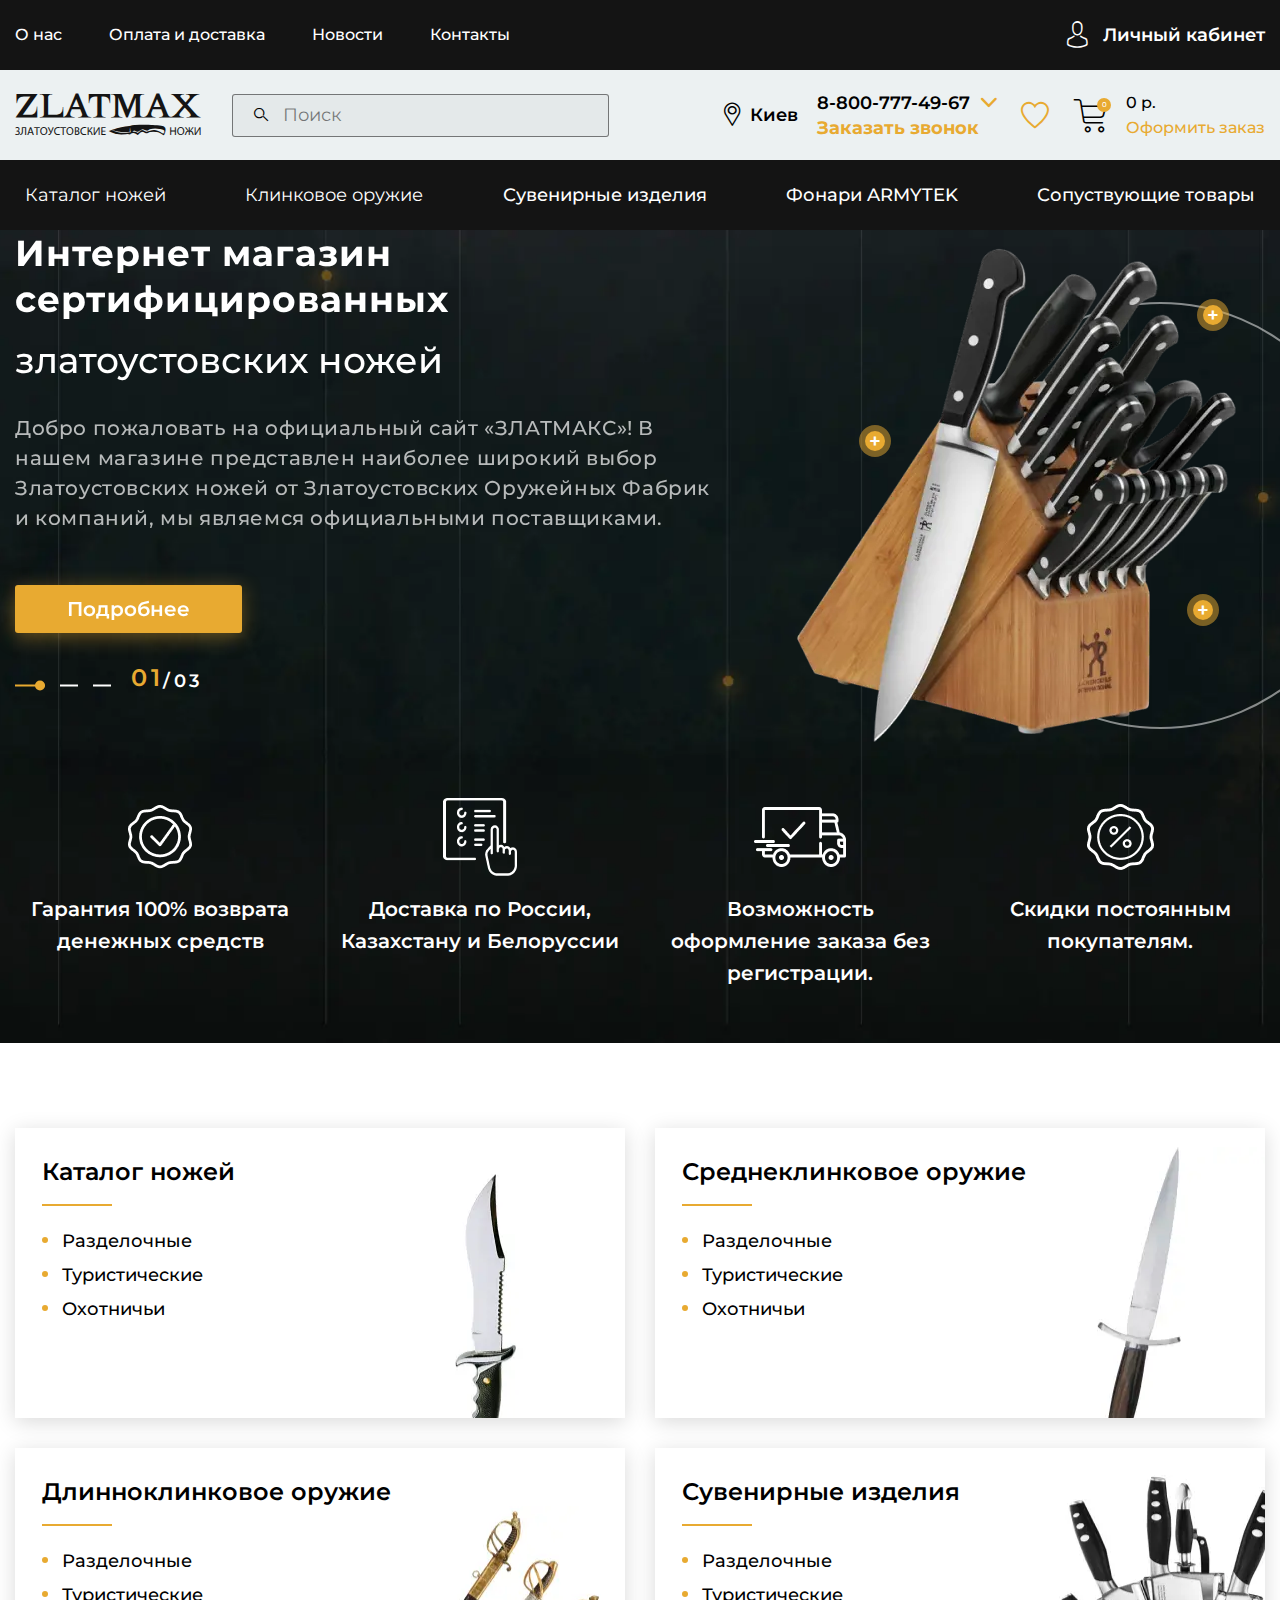
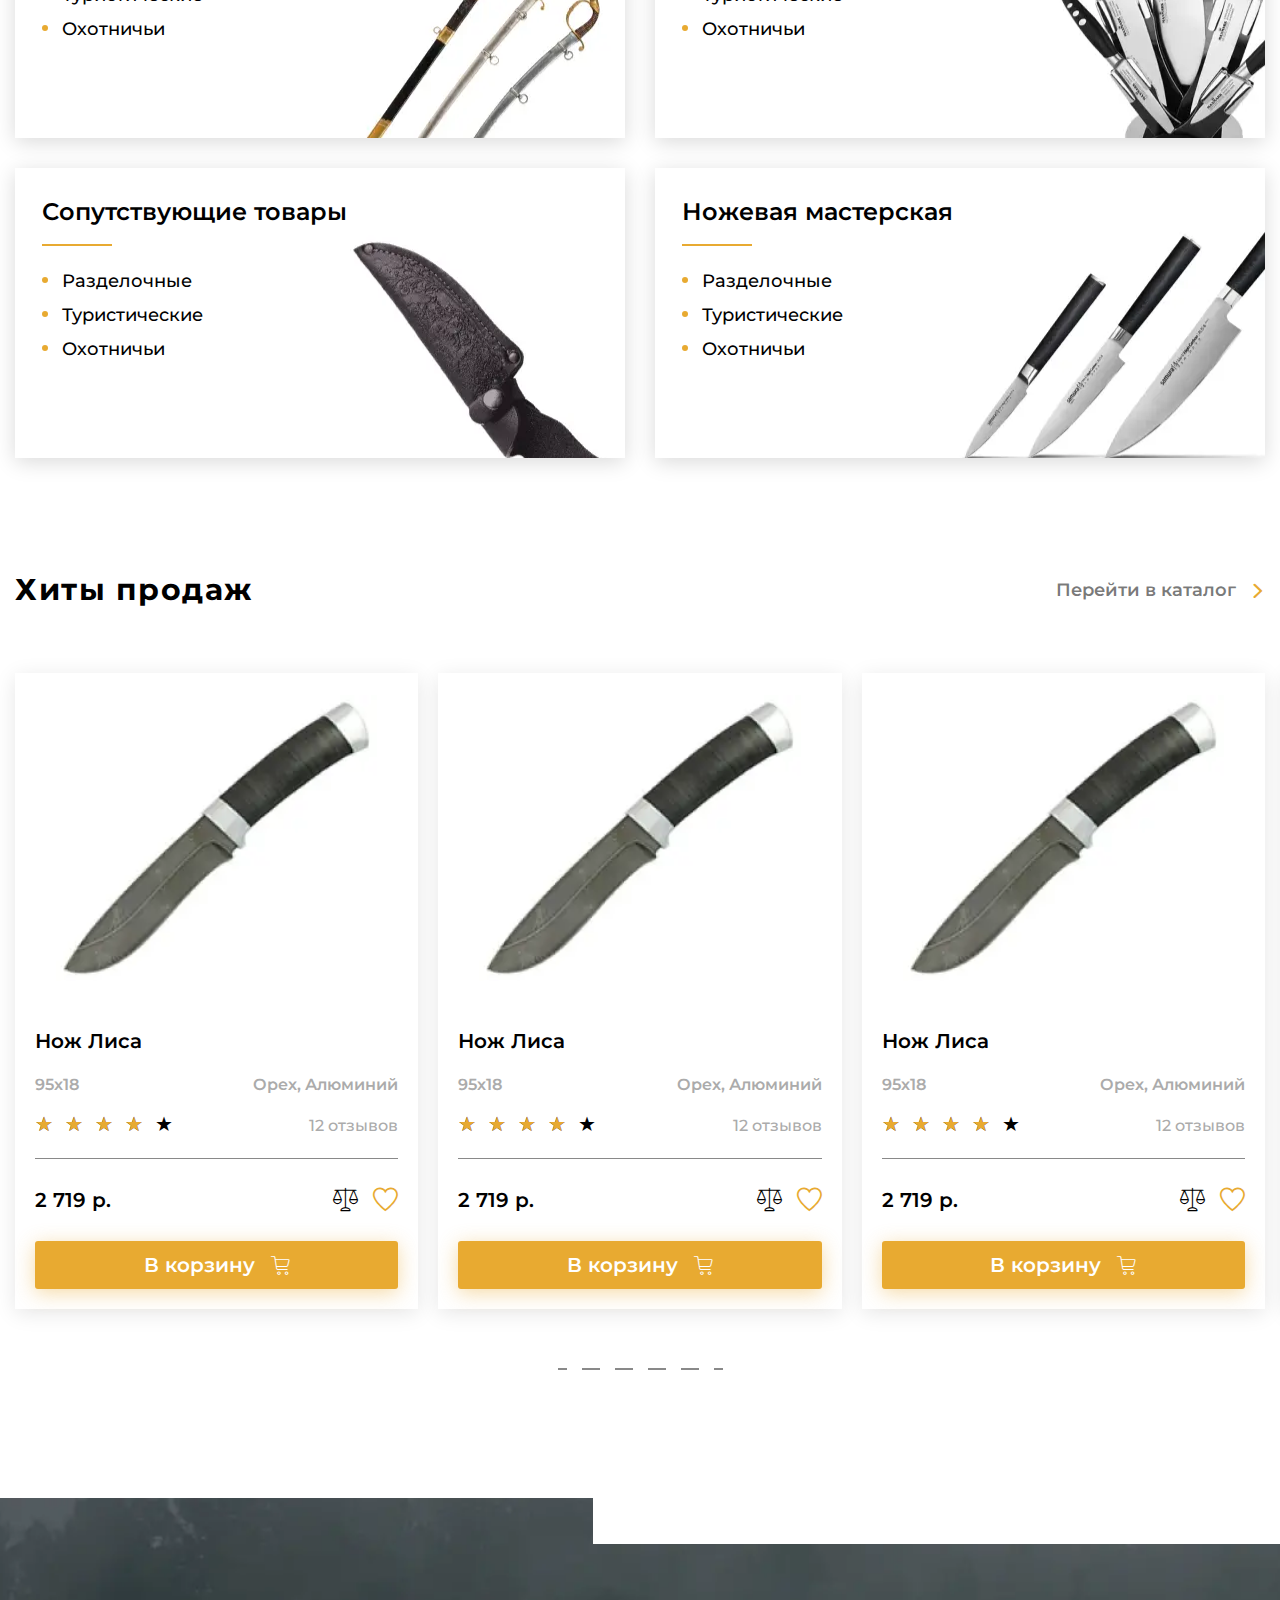
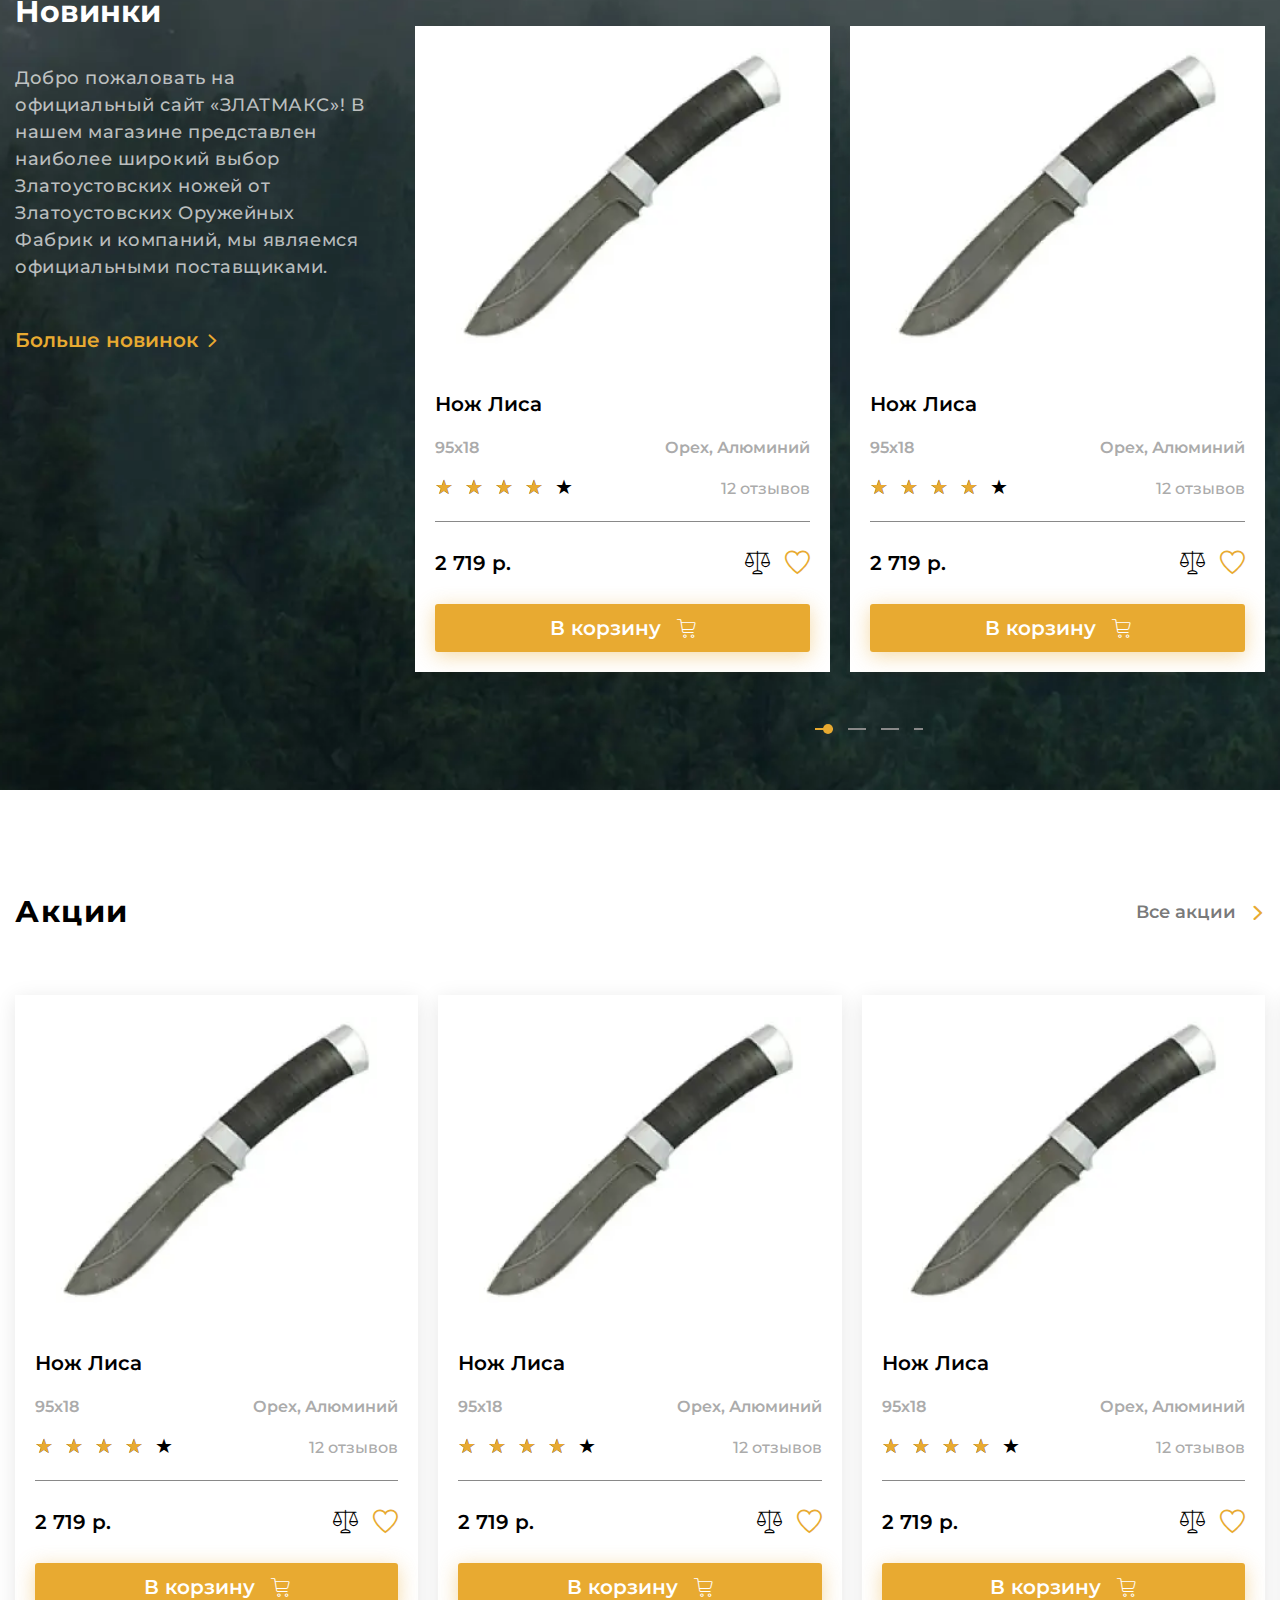
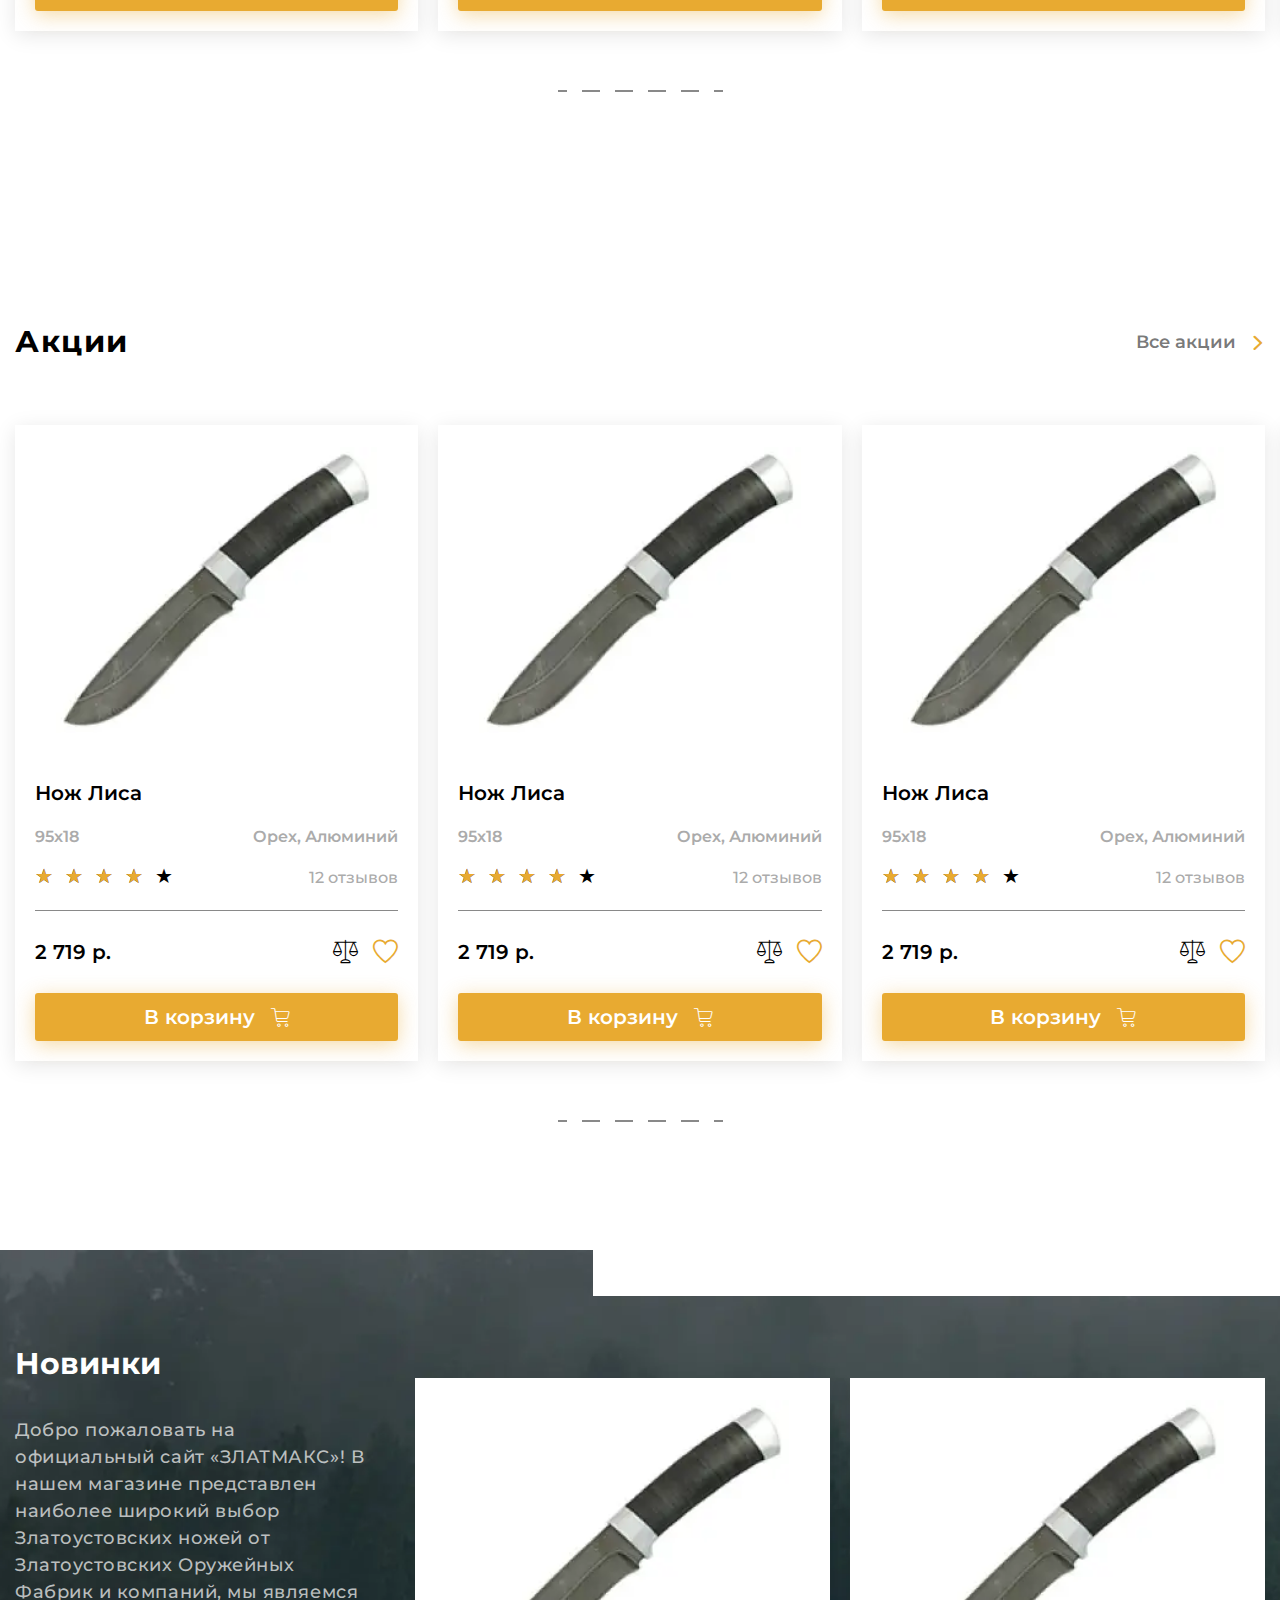
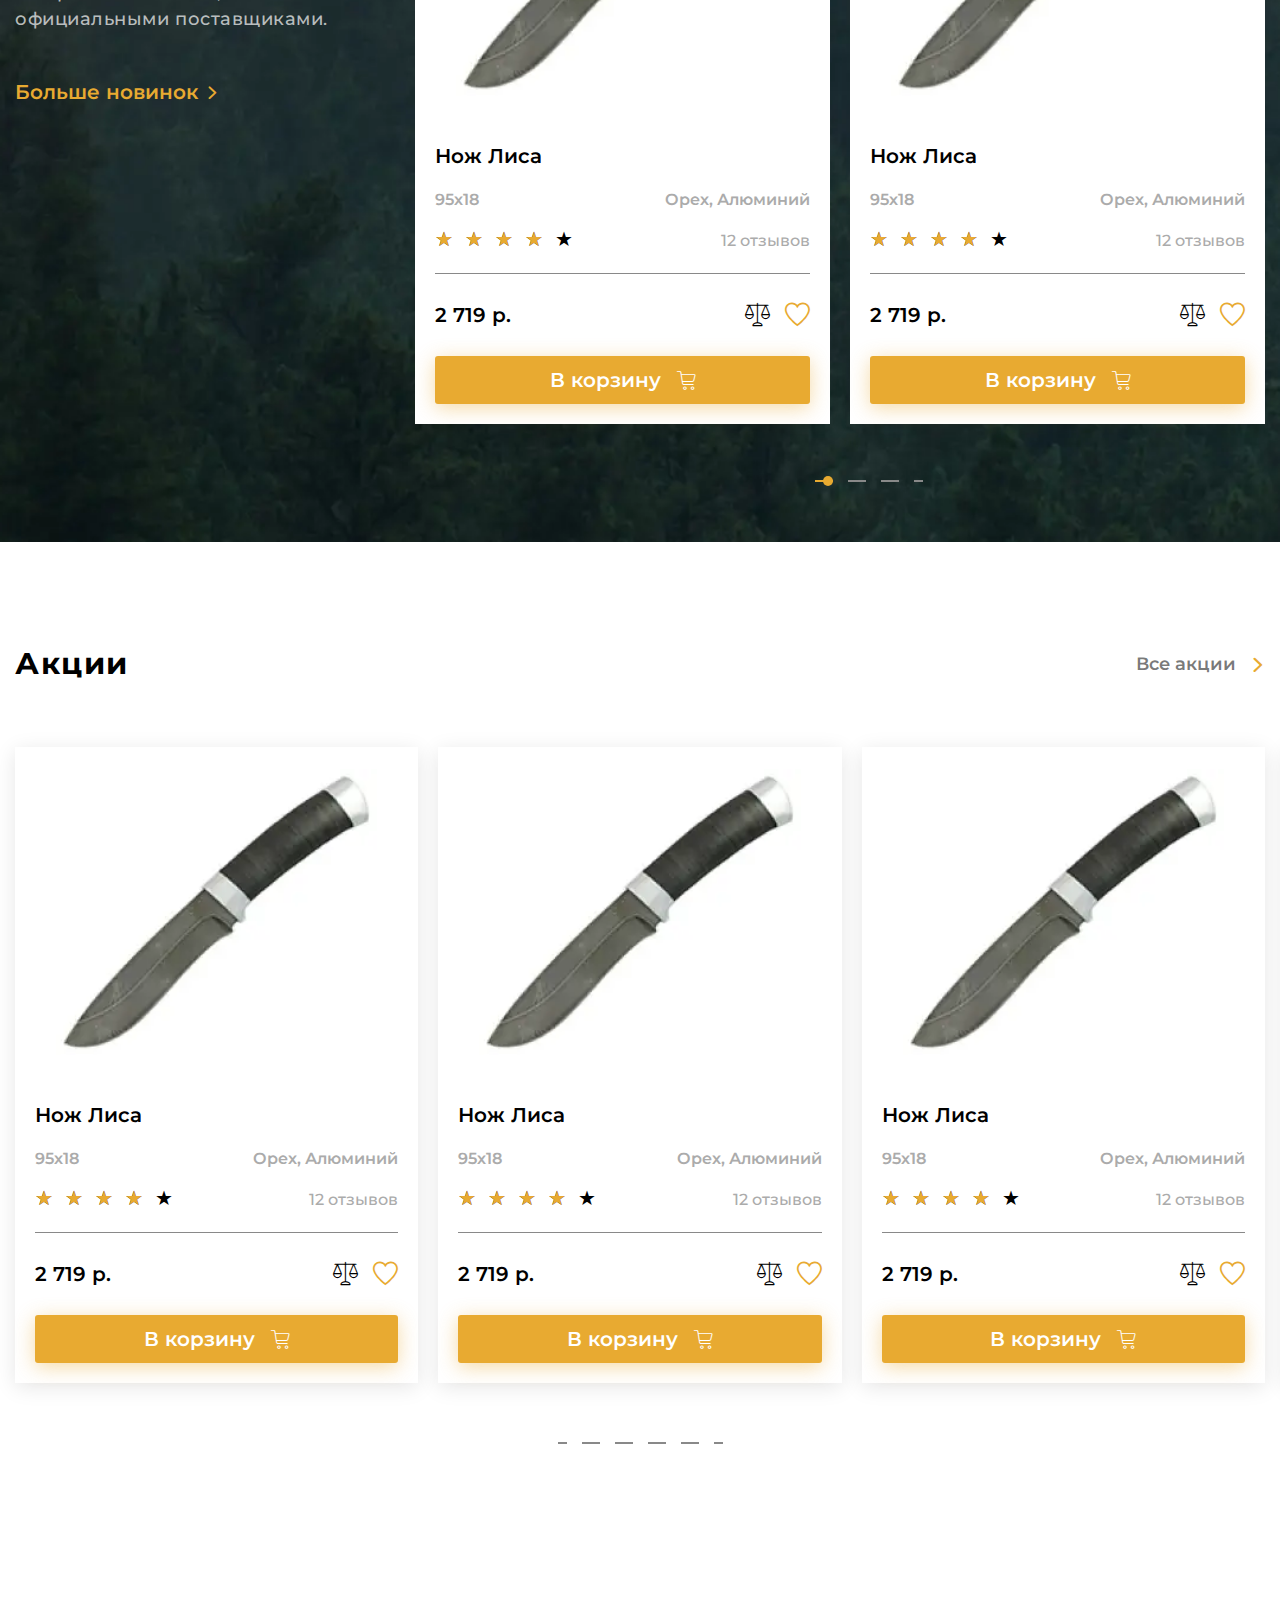
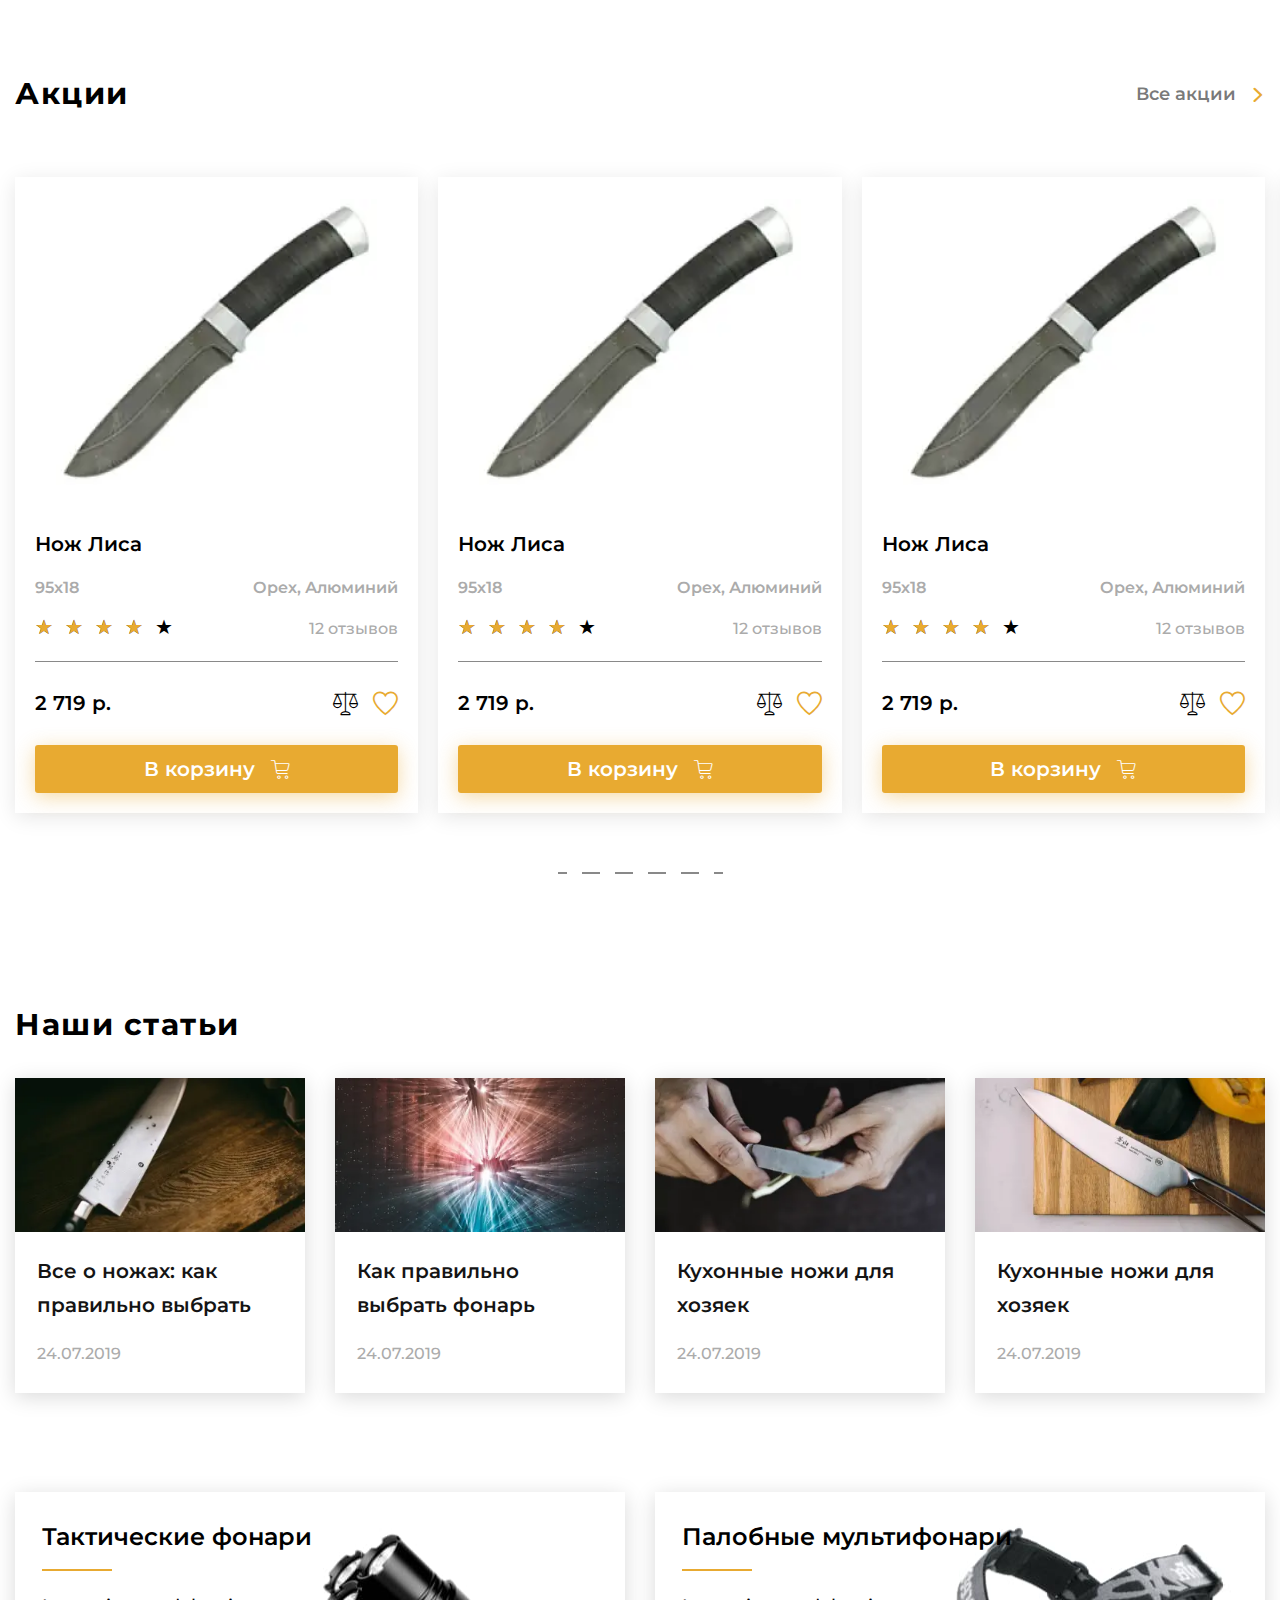
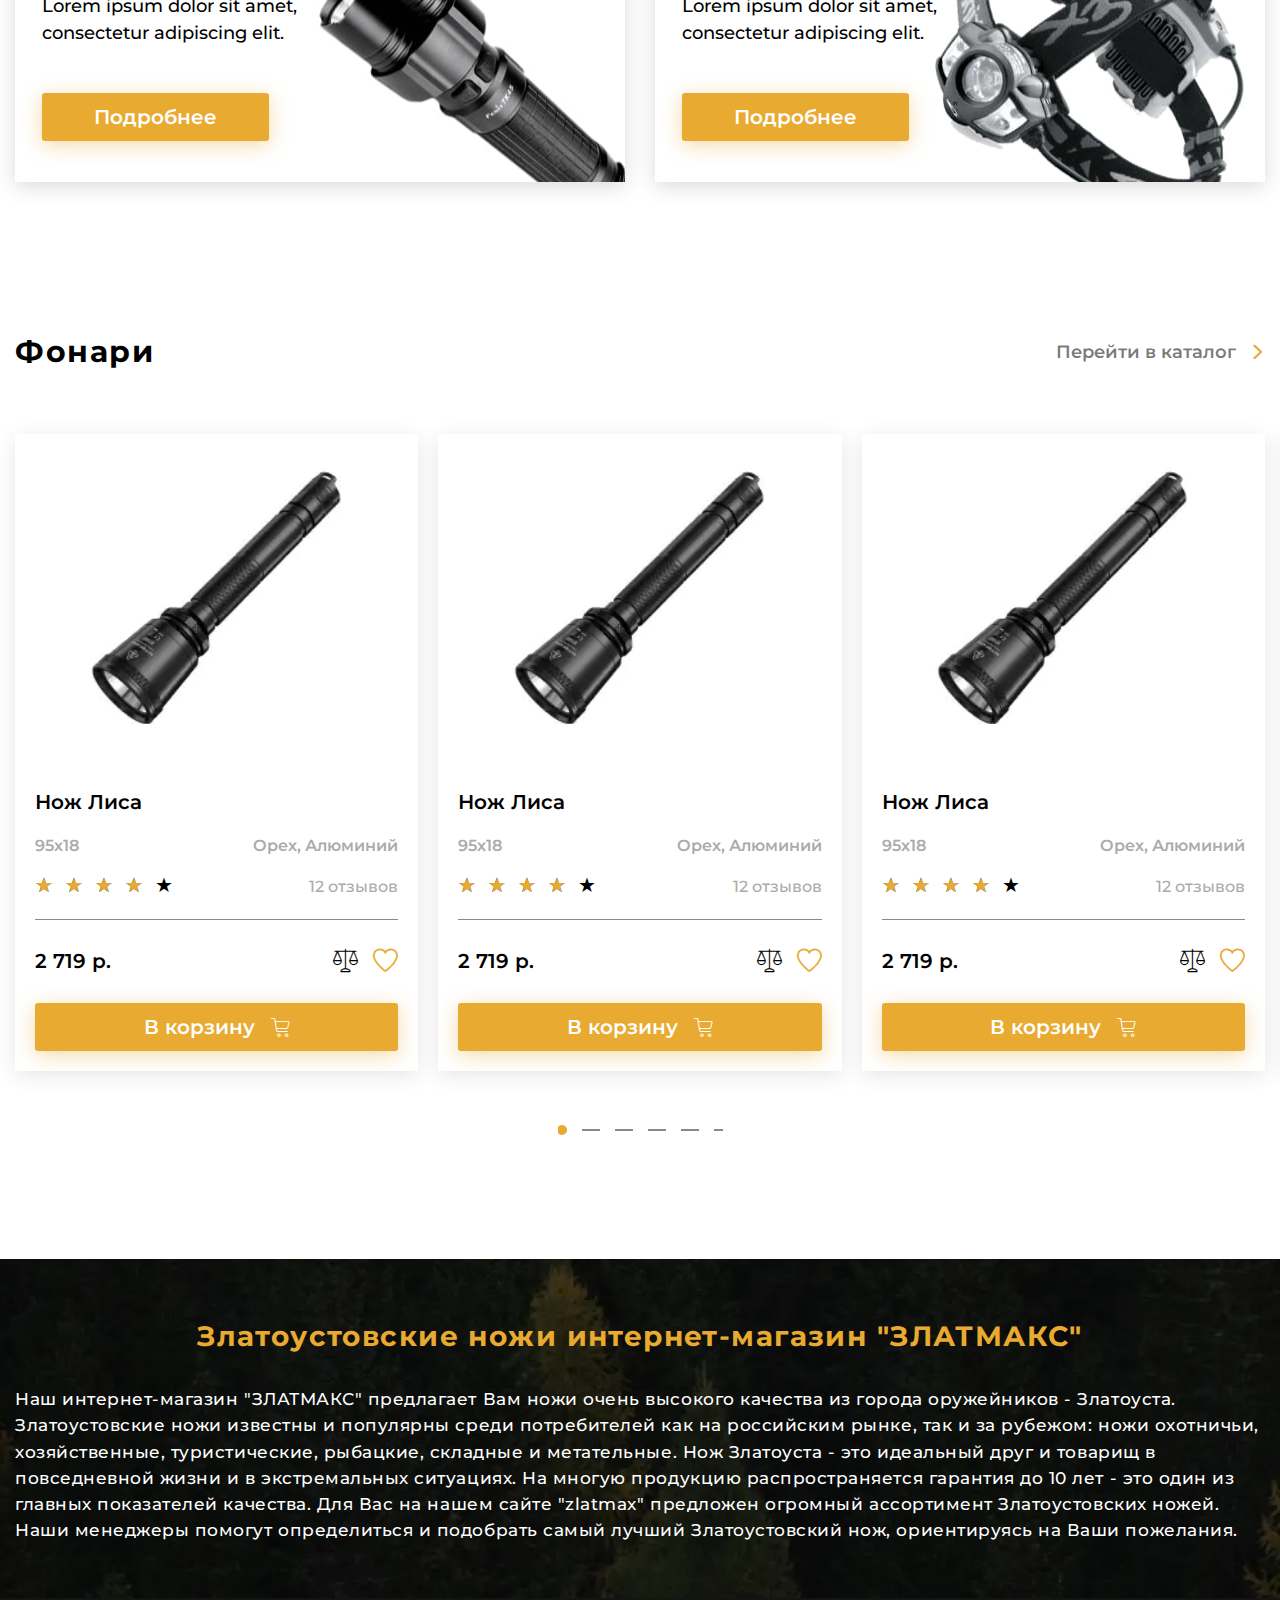
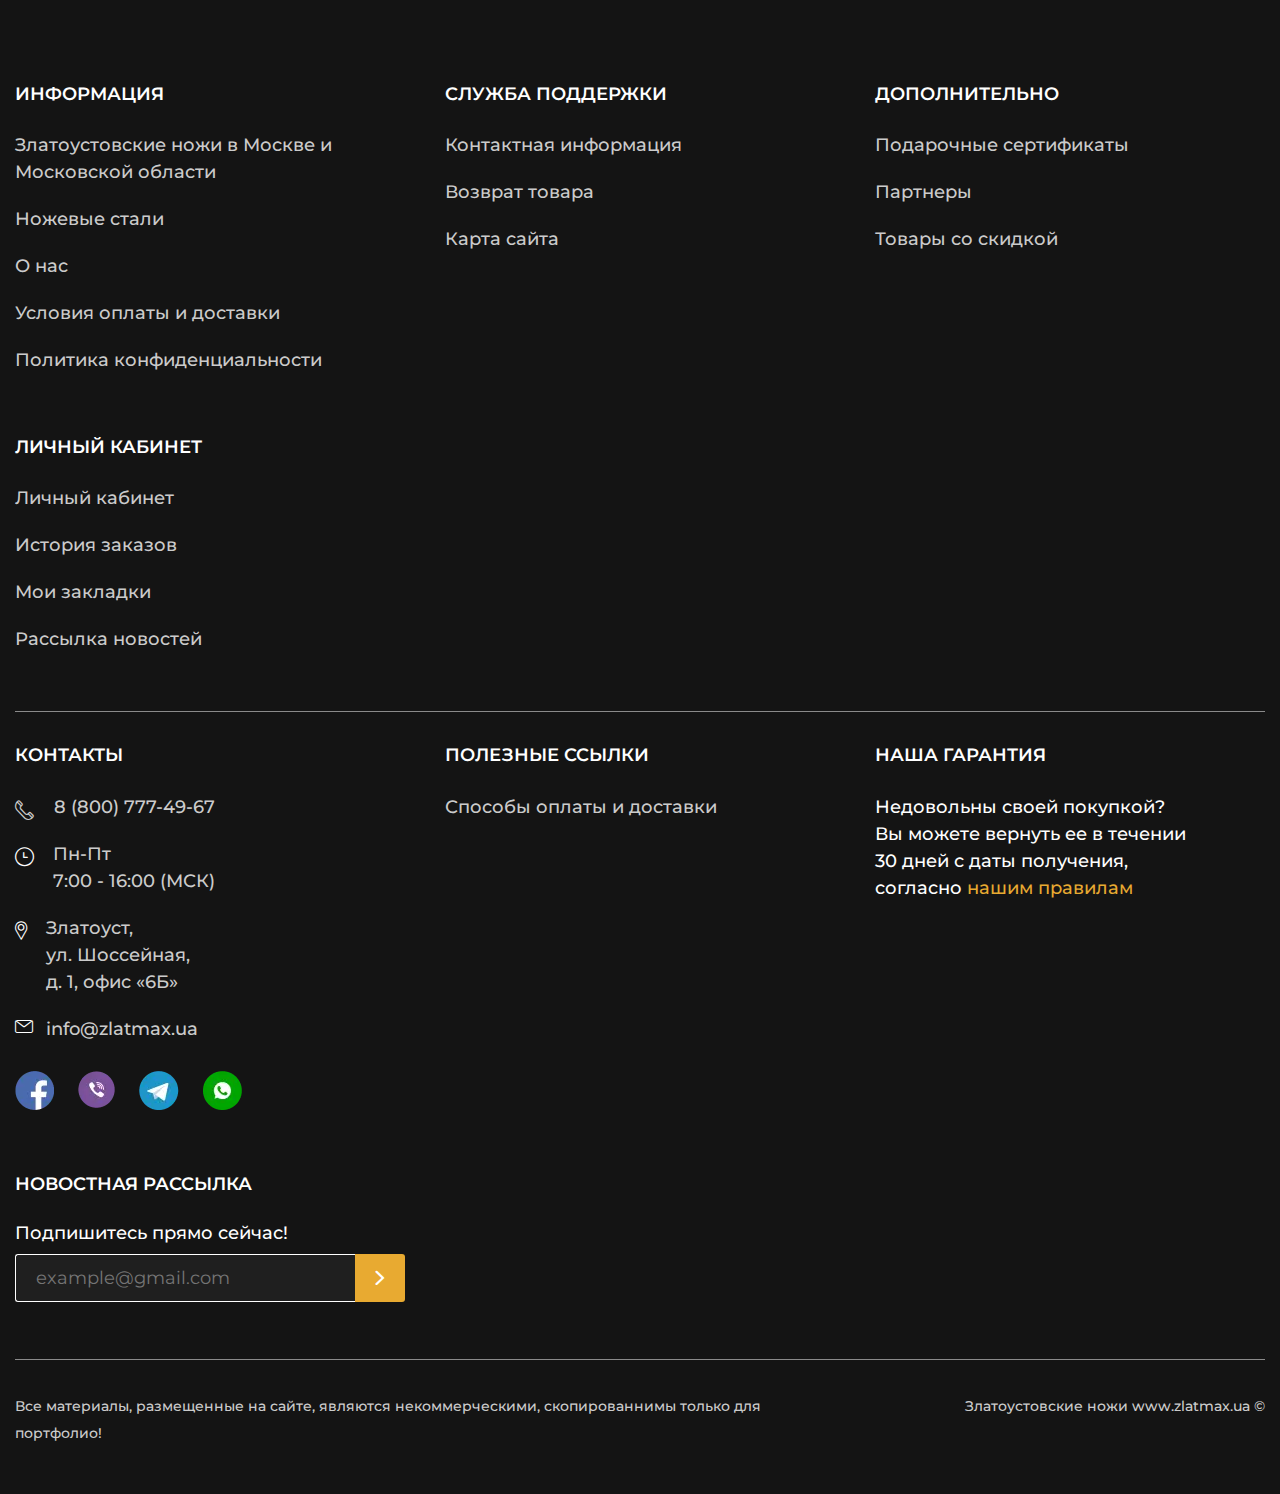
<file: index.html>
<!DOCTYPE html>
<html lang="en">

<head>
	<title>HomePage</title>
	<meta charset="UTF-8">
	<meta name="format-detection" content="telephone=no">
	<!-- <style>body{opacity: 0;}</style> -->
	<link rel="stylesheet" href="css/style.min.css?_v=20230310190450">
	<link rel="shortcut icon" href="favicon.ico">
	<!-- <meta name="robots" content="noindex, nofollow"> -->
	<meta name="viewport" content="width=device-width, initial-scale=1.0">
</head>

<body>
	<div class="wrapper">
		<header class="header">
			<div class="header__top top-header">
				<div class="top-header__container">
					<nav class="top-header__menu menu-top-header">
						<ul data-da=".menu__body,991.98" class="menu-top-header__list">
							<li class="menu-top-header__item menu-top-header__item_catalog"><a href="" class="menu-top-header__link menu-top-header__link_catalog _icon-arrow-bottom">Каталог товаров</a></li>
							<li class="menu-top-header__item"><a href="" class="menu-top-header__link">О нас</a></li>
							<li class="menu-top-header__item"><a href="" class="menu-top-header__link">Оплата и доставка</a></li>
							<li class="menu-top-header__item"><a href="" class="menu-top-header__link">Новости</a></li>
							<li class="menu-top-header__item"><a href="" class="menu-top-header__link">Контакты</a></li>
						</ul>
					</nav>
					<a href="#" class="top-header__user _icon-user"><span>Личный кабинет</span></a>
					<nav hidden class="menu">
						<button type="button" class="menu__icon icon-menu"><span></span></button>
						<div class="menu__body">
						</div>
					</nav>
				</div>
			</div>
			<div class="header__body body-header">
				<div class="body-header__container">
					<a href="#" class="body-header__logo"></a>
					<div data-da=".catalog-header__container, 479.98" class="body-header__search">
						<form action="#" class="search-header">
							<button type="submit" class="search-header__button _icon-search"></button>
							<input autocomplete="off" type="text" name="form[]" data-error="Помилка" placeholder="Поиск" class="search-header__input">
						</form>
					</div>
					<div class="body-header__actions actions-header">
						<div href="#" class="actions-header__location _icon-location"><span>Киев</span></div>
						<div data-da=".top-header__container,991.98,first" class="actions-header__phones phones-header">
							<div data-spollers class="phones-header__items">
								<div class="phones-header__item">
									<a href="tel:88007774967" class="phones-header__phone"><span>8-800-777-49-67</span></a>
									<button type="button" data-spoller class="phones-header__arrow _icon-arrow-bottom"></button>
									<ul class="phones-header__list">
										<li><a href="tel:88003454137" class="phones-header__phone">8-800-345-41-37</a></li>
										<li><a href="tel:88004767988" class="phones-header__phone">8-800-476-79-88</a></li>
										<li><a href="tel:88005374941" class="phones-header__phone">8-800-537-49-41</a></li>
									</ul>
								</div>
							</div>
							<button type="button" data-popup="#callback" class="phones-header__callback">Заказать звонок</button>
						</div>
						<a href="#" data-da=".top-header__container,991.98,2" class="actions-header__favorite _icon-favorite"></a>
						<a href="" data-da=".top-header__container,991.98,2" class="actions-header__cart cart-header">
							<div class="cart-header__icon _icon-cart"><span>0</span></div>
							<div class="cart-header__body">
								<div class="cart-header__summ">0 р.</div>
								<div class="cart-header__link">Оформить заказ</div>
							</div>
						</a>
					</div>
				</div>
			</div>
			<div class="header__catalog catalog-header">
				<div class="catalog-header__container">
					<nav class="catalog-header__menu menu-catalog">
						<button type="button" class="menu-catalog__back _icon-back">Назад</button>
						<ul class="menu-catalog__list">
							<li class="menu-catalog__item"><button data-parent="1" class="menu-catalog__link">Каталог ножей</button></li>
							<li class="menu-catalog__item"><button data-parent="2" class="menu-catalog__link">Клинковое оружие</button></li>
							<li class="menu-catalog__item"><a href="#" class="menu-catalog__link">Сувенирные изделия</a></li>
							<li class="menu-catalog__item"><a href="#fonari" class="menu-catalog__link">Фонари ARMYTEK</a></li>
							<li class="menu-catalog__item"><a href="#aside" class="menu-catalog__link">Сопуствующие товары</a></li>
						</ul>
						<div class="menu-catalog__sub-menu sub-menu-catalog">
							<button type="button" class="sub-menu-catalog__back _icon-back">Назад</button>
							<div class="sub-menu-catalog__container">
								<div hidden data-submenu="1" class="sub-menu-catalog__block">
									<div class="sub-menu-catalog__category">
										<a href="#" class="sub-menu-catalog__link-category">Категория ножей</a>
									</div>
									<div class="sub-menu-catalog__category">
										<a href="#" class="sub-menu-catalog__link-category">Производство ножей</a>
									</div>
									<div class="sub-menu-catalog__category">
										<a href="#" class="sub-menu-catalog__link-category">Ножи по маркам стали</a>
									</div>
									<div class="sub-menu-catalog__category">
										<a href="#" class="sub-menu-catalog__link-category">Заточка и полировка ножей</a>
									</div>
									<div class="sub-menu-catalog__category">
										<a href="#" class="sub-menu-catalog__link-category">Ножевая мастерская</a>
									</div>
									<ul class="sub-menu-catalog__list">
										<li class="sub-menu-catalog__item"><a href="#" class="sub-menu-catalog__link">Разделочные ножи</a></li>
										<li class="sub-menu-catalog__item"><a href="#" class="sub-menu-catalog__link">Туристические ножи</a></li>
										<li class="sub-menu-catalog__item"><a href="#" class="sub-menu-catalog__link">Ножи охотничьи</a></li>
										<li class="sub-menu-catalog__item"><a href="#" class="sub-menu-catalog__link">Булатные ножи</a></li>
										<li class="sub-menu-catalog__item"><a href="#" class="sub-menu-catalog__link">Ножи из дамаска</a></li>
										<li class="sub-menu-catalog__item"><a href="#" class="sub-menu-catalog__link">Тактического назначения</a></li>
										<li class="sub-menu-catalog__item"><a href="#" class="sub-menu-catalog__link">Метательные ножи</a></li>
										<li class="sub-menu-catalog__item"><a href="#" class="sub-menu-catalog__link">Мачете и кукри</a></li>
										<li class="sub-menu-catalog__item"><a href="#" class="sub-menu-catalog__link">Ножи кухонные</a></li>
									</ul>
									<ul class="sub-menu-catalog__list">
										<li class="sub-menu-catalog__item"><a href="#" class="sub-menu-catalog__link">Ножи АИР</a></li>
										<li class="sub-menu-catalog__item"><a href="#" class="sub-menu-catalog__link">Ножи ЗИК</a></li>
										<li class="sub-menu-catalog__item"><a href="#" class="sub-menu-catalog__link">Ножи ЗЗОСС</a></li>
										<li class="sub-menu-catalog__item"><a href="#" class="sub-menu-catalog__link">Ножи РОСоружие</a></li>
										<li class="sub-menu-catalog__item"><a href="#" class="sub-menu-catalog__link">Ножи Оружейник</a></li>
										<li class="sub-menu-catalog__item"><a href="#" class="sub-menu-catalog__link">Булат Сергея Баранова</a></li>
										<li class="sub-menu-catalog__item"><a href="#" class="sub-menu-catalog__link">Булат Андрея Умерова</a></li>
										<li class="sub-menu-catalog__item"><a href="#" class="sub-menu-catalog__link">Ножи Златко</a></li>
										<li class="sub-menu-catalog__item"><a href="#" class="sub-menu-catalog__link">Ножи Стиль-М</a></li>
										<li class="sub-menu-catalog__item"><a href="#" class="sub-menu-catalog__link">Оружейная компания</a></li>
									</ul>
									<ul class="sub-menu-catalog__list">
										<li class="sub-menu-catalog__item"><a href="#" class="sub-menu-catalog__link">Ножи из стали 40х102С2М</a></li>
										<li class="sub-menu-catalog__item"><a href="#" class="sub-menu-catalog__link">Ножи из стали 95х18</a></li>
										<li class="sub-menu-catalog__item"><a href="#" class="sub-menu-catalog__link">Ножи из стали 100х13м</a></li>
										<li class="sub-menu-catalog__item"><a href="#" class="sub-menu-catalog__link">Ножи из стали 110х18м-ШД</a></li>
										<li class="sub-menu-catalog__item"><a href="#" class="sub-menu-catalog__link">Ножи из стали ЭИ-107 ТЦ</a></li>
										<li class="sub-menu-catalog__item"><a href="#" class="sub-menu-catalog__link">Ножи из стали 50х14МФ</a></li>
										<li class="sub-menu-catalog__item"><a href="#" class="sub-menu-catalog__link">Ножи из стали AUS-8</a></li>
										<li class="sub-menu-catalog__item"><a href="#" class="sub-menu-catalog__link">Ножи из стали К340</a></li>
										<li class="sub-menu-catalog__item"><a href="#" class="sub-menu-catalog__link">Ножи из стали M390</a></li>
										<li class="sub-menu-catalog__item"><a href="#" class="sub-menu-catalog__link">Ножи из стали ЭП-766</a></li>
									</ul>
									<ul class="sub-menu-catalog__list">
										<li class="sub-menu-catalog__item"><a href="#" class="sub-menu-catalog__link">Паста ГОИ</a></li>
										<li class="sub-menu-catalog__item"><a href="#" class="sub-menu-catalog__link">Алмазная паста</a></li>
										<li class="sub-menu-catalog__item"><a href="#" class="sub-menu-catalog__link">Бруски и камни для заточки</a></li>
										<li class="sub-menu-catalog__item"><a href="#" class="sub-menu-catalog__link">Заточные системы</a></li>
									</ul>
									<ul class="sub-menu-catalog__list">
										<li class="sub-menu-catalog__item"><a href="#" class="sub-menu-catalog__link">Ножевые клинки</a></li>
										<li class="sub-menu-catalog__item"><a href="#" class="sub-menu-catalog__link">Заготовки для ножей</a></li>
										<li class="sub-menu-catalog__item"><a href="#" class="sub-menu-catalog__link">Литье для ножей</a></li>
										<li class="sub-menu-catalog__item"><a href="#" class="sub-menu-catalog__link">Материалы для рукоятей</a></li>
										<li class="sub-menu-catalog__item"><a href="#" class="sub-menu-catalog__link">Уход за рукоятиями ножей</a></li>
									</ul>
									<div class="sub-menu-catalog__footer">
										<a href="#" class="sub-menu-catalog__all">Смотреть все</a>
									</div>
									<div class="sub-menu-catalog__footer">
										<a href="#" class="sub-menu-catalog__all">Смотреть все</a>
									</div>
									<div class="sub-menu-catalog__footer">
										<a href="#" class="sub-menu-catalog__all">Смотреть все</a>
									</div>
									<div class="sub-menu-catalog__footer">
										<a href="#" class="sub-menu-catalog__all">Смотреть все</a>
									</div>
									<div class="sub-menu-catalog__footer">
										<a href="#" class="sub-menu-catalog__all">Смотреть все</a>
									</div>
								</div>
								<div hidden data-submenu="2" class="sub-menu-catalog__block">
									<div class="sub-menu-catalog__category">
										<a href="#" class="sub-menu-catalog__link-category">Ножи по маркам стали</a>
									</div>
									<div class="sub-menu-catalog__category">
										<a href="#" class="sub-menu-catalog__link-category">Заточка и полировка ножей</a>
									</div>
									<div class="sub-menu-catalog__category">
										<a href="#" class="sub-menu-catalog__link-category">Ножевая мастерская</a>
									</div>
									<ul class="sub-menu-catalog__list">
										<li class="sub-menu-catalog__item"><a href="#" class="sub-menu-catalog__link">Ножи из стали 40х102С2М</a></li>
										<li class="sub-menu-catalog__item"><a href="#" class="sub-menu-catalog__link">Ножи из стали 95х18</a></li>
										<li class="sub-menu-catalog__item"><a href="#" class="sub-menu-catalog__link">Ножи из стали 100х13м</a></li>
										<li class="sub-menu-catalog__item"><a href="#" class="sub-menu-catalog__link">Ножи из стали 110х18м-ШД</a></li>
										<li class="sub-menu-catalog__item"><a href="#" class="sub-menu-catalog__link">Ножи из стали ЭИ-107 ТЦ</a></li>
										<li class="sub-menu-catalog__item"><a href="#" class="sub-menu-catalog__link">Ножи из стали 50х14МФ</a></li>
										<li class="sub-menu-catalog__item"><a href="#" class="sub-menu-catalog__link">Ножи из стали AUS-8</a></li>
										<li class="sub-menu-catalog__item"><a href="#" class="sub-menu-catalog__link">Ножи из стали К340</a></li>
										<li class="sub-menu-catalog__item"><a href="#" class="sub-menu-catalog__link">Ножи из стали M390</a></li>
										<li class="sub-menu-catalog__item"><a href="#" class="sub-menu-catalog__link">Ножи из стали ЭП-766</a></li>
									</ul>
									<ul class="sub-menu-catalog__list">
										<li class="sub-menu-catalog__item"><a href="#" class="sub-menu-catalog__link">Паста ГОИ</a></li>
										<li class="sub-menu-catalog__item"><a href="#" class="sub-menu-catalog__link">Алмазная паста</a></li>
										<li class="sub-menu-catalog__item"><a href="#" class="sub-menu-catalog__link">Бруски и камни для заточки</a></li>
										<li class="sub-menu-catalog__item"><a href="#" class="sub-menu-catalog__link">Заточные системы</a></li>
									</ul>
									<ul class="sub-menu-catalog__list">
										<li class="sub-menu-catalog__item"><a href="#" class="sub-menu-catalog__link">Ножевые клинки</a></li>
										<li class="sub-menu-catalog__item"><a href="#" class="sub-menu-catalog__link">Заготовки для ножей</a></li>
										<li class="sub-menu-catalog__item"><a href="#" class="sub-menu-catalog__link">Литье для ножей</a></li>
										<li class="sub-menu-catalog__item"><a href="#" class="sub-menu-catalog__link">Материалы для рукоятей</a></li>
										<li class="sub-menu-catalog__item"><a href="#" class="sub-menu-catalog__link">Уход за рукоятиями ножей</a></li>
									</ul>
									<div class="sub-menu-catalog__footer">
										<a href="#" class="sub-menu-catalog__all">Смотреть все</a>
									</div>
									<div class="sub-menu-catalog__footer">
										<a href="#" class="sub-menu-catalog__all">Смотреть все</a>
									</div>
									<div class="sub-menu-catalog__footer">
										<a href="#" class="sub-menu-catalog__all">Смотреть все</a>
									</div>
								</div>
							</div>
						</div>
					</nav>
				</div>
			</div>
		</header>
		<div id="callback" aria-hidden="true" class="popup">
			<div class="popup__wrapper">
				<div class="popup__content">
					<button data-close type="button" class="popup__close">Закрити</button>
					<div class="popup__text">
						Тут буде форма
					</div>
				</div>
			</div>
		</div>



		<main class="page page_home">
			<section class="page__main-block main-block">
				<div class="main-block__container">
					<div class="main-block__body">
						<div class="main-block__slider swiper">
							<div class="main-block__wrapper swiper-wrapper">
								<div class="main-block__slide swiper-slide">
									<div class="slide-main-block__content">
										<h2 data-swiper-parallax="-100" class="slide-main-block__title">Интернет магазин сертифицированных</h2>
										<div data-swiper-parallax="-150" class="slide-main-block__sub-title">златоустовских ножей</div>
										<div data-swiper-parallax="-200" class="slide-main-block__text">
											Добро пожаловать на официальный сайт «ЗЛАТМАКС»! В нашем магазине представлен наиболее широкий выбор Златоустовских ножей от Златоустовских Оружейных Фабрик и компаний, мы являемся официальными поставщиками.
										</div>
									</div>
									<a href="" data-swiper-parallax="-300" class="slide-main-block__button button">Подробнее</a>
								</div>
								<div class="main-block__slide swiper-slide">
									<div class="slide-main-block__content">
										<h2 data-swiper-parallax="-100" class="slide-main-block__title">Интернет магазин сертифицированных</h2>
										<div data-swiper-parallax="-150" class="slide-main-block__sub-title">златоустовских ножей</div>
										<div data-swiper-parallax="-200" class="slide-main-block__text">
											Добро пожаловать на официальный сайт «ЗЛАТМАКС»! В нашем магазине представлен наиболее широкий выбор Златоустовских ножей от Златоустовских Оружейных Фабрик и компаний, мы являемся официальными поставщиками.
										</div>
									</div>
									<a href="" data-swiper-parallax="-300" class="slide-main-block__button button">Подробнее</a>
								</div>
								<div class="main-block__slide swiper-slide">
									<div class="slide-main-block__content">
										<h2 data-swiper-parallax="-100" class="slide-main-block__title">Интернет магазин сертифицированных</h2>
										<div data-swiper-parallax="-150" class="slide-main-block__sub-title">златоустовских ножей</div>
										<div data-swiper-parallax="-200" class="slide-main-block__text">
											Добро пожаловать на официальный сайт «ЗЛАТМАКС»! В нашем магазине представлен наиболее широкий выбор Златоустовских ножей от Златоустовских Оружейных Фабрик и компаний, мы являемся официальными поставщиками.
										</div>
									</div>
									<a href="" data-swiper-parallax="-300" class="slide-main-block__button button">Подробнее</a>
								</div>
							</div>

							<div class="main-block__controll controll-main-block">
								<div class="controll-main-block__dotts"></div>
								<div class="controll-main-block__fraction fraction-controll">
									<span class="fraction-controll__current">01</span> / <span class="fraction-controll__all">0</span>
								</div>
							</div>
						</div>
						<div class="main-block__media media-main-block">
							<div class="media-main-block__body">
								<div class="media-main-block__image">
									<picture><source srcset="img/mainpage/main-block/image.webp" type="image/webp"><img src="img/mainpage/main-block/image.png" alt="Картинка"></picture>
								</div>
								<div class="media-main-block__tips">
									<button type="button" data-tippy-content="Підказка" class="media-main-block__tip media-main-block__tip_1"><span>+</span></button>
									<button type="button" data-tippy-content="Підказка" class="media-main-block__tip media-main-block__tip_2"><span>+</span></button>
									<button type="button" data-tippy-content="Підказка" class="media-main-block__tip media-main-block__tip_3"><span>+</span></button>
								</div>
							</div>
						</div>
					</div>
					<div class="main-block__advantages advantages-main">
						<div class="advantages-main__item">
							<div class="advantages-main__icon">
								<picture><source srcset="img/mainpage/main-block/icons/01.webp" type="image/webp"><img src="img/mainpage/main-block/icons/01.png" alt="Иконка"></picture>
							</div>
							<div class="advantages-main__text">
								Гарантия 100% возврата
								денежных средств
							</div>
						</div>
						<div class="advantages-main__item">
							<div class="advantages-main__icon">
								<picture><source srcset="img/mainpage/main-block/icons/02.webp" type="image/webp"><img src="img/mainpage/main-block/icons/02.png" alt="Иконка"></picture>
							</div>
							<div class="advantages-main__text">
								Доставка по России,
								Казахстану и Белоруссии
							</div>
						</div>
						<div class="advantages-main__item">
							<div class="advantages-main__icon">
								<picture><source srcset="img/mainpage/main-block/icons/03.webp" type="image/webp"><img src="img/mainpage/main-block/icons/03.png" alt="Иконка"></picture>
							</div>
							<div class="advantages-main__text">
								Возможность оформление
								заказа без регистрации.
							</div>
						</div>
						<div class="advantages-main__item">
							<div class="advantages-main__icon">
								<picture><source srcset="img/mainpage/main-block/icons/04.webp" type="image/webp"><img src="img/mainpage/main-block/icons/04.png" alt="Иконка"></picture>
							</div>
							<div class="advantages-main__text">
								Скидки постоянным
								покупателям.
							</div>
						</div>
					</div>
				</div>
			</section>
			<section class="page__catalog-cards catalog-cards" id="aside">
				<div class="catalog-cards__container">
					<div class="catalog-cards__item item-catalog-cards">
						<div class="item-catalog-cards__body">
							<h3 class="item-catalog-cards__title">
								<a href="catalog.html" class="item-catalog-cards__link-title">Каталог ножей</a>
							</h3>
							<ul class="item-catalog-cards__links">
								<li class="item-catalog-cards__item"><a href="" class="item-catalog-cards__link">Разделочные</a></li>
								<li class="item-catalog-cards__item"><a href="" class="item-catalog-cards__link">Туристические</a></li>
								<li class="item-catalog-cards__item"><a href="" class="item-catalog-cards__link">Охотничьи</a></li>
							</ul>
						</div>
						<div class="item-catalog-cards__image">
							<picture><source srcset="img/mainpage/catalog-cards/01.webp" type="image/webp"><img src="img/mainpage/catalog-cards/01.jpg" alt="Картинка"></picture>
						</div>
					</div>
					<div class="catalog-cards__item item-catalog-cards">
						<div class="item-catalog-cards__body">
							<h3 class="item-catalog-cards__title">
								<a href="catalog.html" class="item-catalog-cards__link-title">Среднеклинковое оружие</a>
							</h3>
							<ul class="item-catalog-cards__links">
								<li class="item-catalog-cards__item"><a href="" class="item-catalog-cards__link">Разделочные</a></li>
								<li class="item-catalog-cards__item"><a href="" class="item-catalog-cards__link">Туристические</a></li>
								<li class="item-catalog-cards__item"><a href="" class="item-catalog-cards__link">Охотничьи</a></li>
							</ul>
						</div>
						<div class="item-catalog-cards__image">
							<picture><source srcset="img/mainpage/catalog-cards/02.webp" type="image/webp"><img src="img/mainpage/catalog-cards/02.jpg" alt="Картинка"></picture>
						</div>
					</div>
					<div class="catalog-cards__item item-catalog-cards">
						<div class="item-catalog-cards__body">
							<h3 class="item-catalog-cards__title">
								<a href="" class="item-catalog-cards__link-title">Длинноклинковое оружие</a>
							</h3>
							<ul class="item-catalog-cards__links">
								<li class="item-catalog-cards__item"><a href="" class="item-catalog-cards__link">Разделочные</a></li>
								<li class="item-catalog-cards__item"><a href="" class="item-catalog-cards__link">Туристические</a></li>
								<li class="item-catalog-cards__item"><a href="" class="item-catalog-cards__link">Охотничьи</a></li>
							</ul>
						</div>
						<div class="item-catalog-cards__image">
							<picture><source srcset="img/mainpage/catalog-cards/03.webp" type="image/webp"><img src="img/mainpage/catalog-cards/03.jpg" alt="Картинка"></picture>
						</div>
					</div>
					<div class="catalog-cards__item item-catalog-cards">
						<div class="item-catalog-cards__body">
							<h3 class="item-catalog-cards__title">
								<a href="" class="item-catalog-cards__link-title">Сувенирные изделия</a>
							</h3>
							<ul class="item-catalog-cards__links">
								<li class="item-catalog-cards__item"><a href="" class="item-catalog-cards__link">Разделочные</a></li>
								<li class="item-catalog-cards__item"><a href="" class="item-catalog-cards__link">Туристические</a></li>
								<li class="item-catalog-cards__item"><a href="" class="item-catalog-cards__link">Охотничьи</a></li>
							</ul>
						</div>
						<div class="item-catalog-cards__image">
							<picture><source srcset="img/mainpage/catalog-cards/04.webp" type="image/webp"><img src="img/mainpage/catalog-cards/04.jpg" alt="Картинка"></picture>
						</div>
					</div>
					<div class="catalog-cards__item item-catalog-cards">
						<div class="item-catalog-cards__body">
							<h3 class="item-catalog-cards__title">
								<a href="" class="item-catalog-cards__link-title">Сопутствующие товары</a>
							</h3>
							<ul class="item-catalog-cards__links">
								<li class="item-catalog-cards__item"><a href="" class="item-catalog-cards__link">Разделочные</a></li>
								<li class="item-catalog-cards__item"><a href="" class="item-catalog-cards__link">Туристические</a></li>
								<li class="item-catalog-cards__item"><a href="" class="item-catalog-cards__link">Охотничьи</a></li>
							</ul>
						</div>
						<div class="item-catalog-cards__image">
							<picture><source srcset="img/mainpage/catalog-cards/05.webp" type="image/webp"><img src="img/mainpage/catalog-cards/05.jpg" alt="Картинка"></picture>
						</div>
					</div>
					<div class="catalog-cards__item item-catalog-cards">
						<div class="item-catalog-cards__body">
							<h3 class="item-catalog-cards__title">
								<a href="" class="item-catalog-cards__link-title">Ножевая мастерская</a>
							</h3>
							<ul class="item-catalog-cards__links">
								<li class="item-catalog-cards__item"><a href="" class="item-catalog-cards__link">Разделочные</a></li>
								<li class="item-catalog-cards__item"><a href="" class="item-catalog-cards__link">Туристические</a></li>
								<li class="item-catalog-cards__item"><a href="" class="item-catalog-cards__link">Охотничьи</a></li>
							</ul>
						</div>
						<div class="item-catalog-cards__image">
							<picture><source srcset="img/mainpage/catalog-cards/06.webp" type="image/webp"><img src="img/mainpage/catalog-cards/06.jpg" alt="Картинка"></picture>
						</div>
					</div>
				</div>
			</section>
			<section class="page__hits-products hits-products">
				<section class="products-slider">
					<div class="products-slider__container">
						<div class="products-slider__header">
							<h2 class="products-slider__title">Хиты продаж</h2>
							<a href="catalog.html" class="products-slider__more">Перейти в каталог</a>
						</div>
						<div class="products-slider__slider swiper">
							<div class="products-slider__wrapper swiper-wrapper">
								<div class="products-slider__slide swiper-slide">
									<article class="product-card">
										<a href="product.html" class="product-card__image">
											<span class="product-card__item-image-ibg product-card__item-image-ibg_contain">
												<picture><source srcset="img/mainpage/product-card/image.webp" type="image/webp"><img src="img/mainpage/product-card/image.jpg" alt="Картинка"></picture>
											</span>
										</a>
										<div class="product-card__body">
											<h4 class="product-card__title">
												<a href="product.html" class="product-card__link-title">Нож Лиса</a>
											</h4>
											<div class="product-card__info info-product-card">
												<div class="info-product-card__size">95х18</div>
												<div class="info-product-card__materials">Орех, Алюминий</div>
											</div>
											<div class="product-card__rating rating rating_set">
												<div class="rating__body">
													<div class="rating__active"></div>
													<div class="rating__items">
														<input type="radio" class="rating__item" value="1" name="rating">
														<input type="radio" class="rating__item" value="2" name="rating">
														<input type="radio" class="rating__item" value="3" name="rating">
														<input type="radio" class="rating__item" value="4" name="rating">
														<input type="radio" class="rating__item" value="5" name="rating">
													</div>
												</div>
												<div class="rating__value">3.6</div>
												<div class="rating__info">12 отзывов</div>
											</div>
											<div class="product-card__footer">
												<div class="product-card__price">2 719 р.</div>
												<a href="" class="product-card__compare _icon-compare"></a>
												<a href="" class="product-card__favorite _icon-favorite"></a>
											</div>
											<button type="button" class="product-card__cart button"><span class="_icon-cart">В корзину</span></button>
										</div>
									</article>
								</div>
								<div class="products-slider__slide swiper-slide">
									<article class="product-card">
										<a href="product.html" class="product-card__image">
											<span class="product-card__item-image-ibg product-card__item-image-ibg_contain">
												<picture><source srcset="img/mainpage/product-card/image.webp" type="image/webp"><img src="img/mainpage/product-card/image.jpg" alt="Картинка"></picture>
											</span>
										</a>
										<div class="product-card__body">
											<h4 class="product-card__title">
												<a href="product.html" class="product-card__link-title">Нож Лиса</a>
											</h4>
											<div class="product-card__info info-product-card">
												<div class="info-product-card__size">95х18</div>
												<div class="info-product-card__materials">Орех, Алюминий</div>
											</div>
											<div class="product-card__rating rating rating_set">
												<div class="rating__body">
													<div class="rating__active"></div>
													<div class="rating__items">
														<input type="radio" class="rating__item" value="1" name="rating">
														<input type="radio" class="rating__item" value="2" name="rating">
														<input type="radio" class="rating__item" value="3" name="rating">
														<input type="radio" class="rating__item" value="4" name="rating">
														<input type="radio" class="rating__item" value="5" name="rating">
													</div>
												</div>
												<div class="rating__value">3.6</div>
												<div class="rating__info">12 отзывов</div>
											</div>
											<div class="product-card__footer">
												<div class="product-card__price">2 719 р.</div>
												<a href="" class="product-card__compare _icon-compare"></a>
												<a href="" class="product-card__favorite _icon-favorite"></a>
											</div>
											<button type="button" class="product-card__cart button"><span class="_icon-cart">В корзину</span></button>
										</div>
									</article>
								</div>
								<div class="products-slider__slide swiper-slide">
									<article class="product-card">
										<a href="product.html" class="product-card__image">
											<span class="product-card__item-image-ibg product-card__item-image-ibg_contain">
												<picture><source srcset="img/mainpage/product-card/image.webp" type="image/webp"><img src="img/mainpage/product-card/image.jpg" alt="Картинка"></picture>
											</span>
										</a>
										<div class="product-card__body">
											<h4 class="product-card__title">
												<a href="product.html" class="product-card__link-title">Нож Лиса</a>
											</h4>
											<div class="product-card__info info-product-card">
												<div class="info-product-card__size">95х18</div>
												<div class="info-product-card__materials">Орех, Алюминий</div>
											</div>
											<div class="product-card__rating rating rating_set">
												<div class="rating__body">
													<div class="rating__active"></div>
													<div class="rating__items">
														<input type="radio" class="rating__item" value="1" name="rating">
														<input type="radio" class="rating__item" value="2" name="rating">
														<input type="radio" class="rating__item" value="3" name="rating">
														<input type="radio" class="rating__item" value="4" name="rating">
														<input type="radio" class="rating__item" value="5" name="rating">
													</div>
												</div>
												<div class="rating__value">3.6</div>
												<div class="rating__info">12 отзывов</div>
											</div>
											<div class="product-card__footer">
												<div class="product-card__price">2 719 р.</div>
												<a href="" class="product-card__compare _icon-compare"></a>
												<a href="" class="product-card__favorite _icon-favorite"></a>
											</div>
											<button type="button" class="product-card__cart button"><span class="_icon-cart">В корзину</span></button>
										</div>
									</article>
								</div>
								<div class="products-slider__slide swiper-slide">
									<article class="product-card">
										<a href="product.html" class="product-card__image">
											<span class="product-card__item-image-ibg product-card__item-image-ibg_contain">
												<picture><source srcset="img/mainpage/product-card/image.webp" type="image/webp"><img src="img/mainpage/product-card/image.jpg" alt="Картинка"></picture>
											</span>
										</a>
										<div class="product-card__body">
											<h4 class="product-card__title">
												<a href="product.html" class="product-card__link-title">Нож Лиса</a>
											</h4>
											<div class="product-card__info info-product-card">
												<div class="info-product-card__size">95х18</div>
												<div class="info-product-card__materials">Орех, Алюминий</div>
											</div>
											<div class="product-card__rating rating rating_set">
												<div class="rating__body">
													<div class="rating__active"></div>
													<div class="rating__items">
														<input type="radio" class="rating__item" value="1" name="rating">
														<input type="radio" class="rating__item" value="2" name="rating">
														<input type="radio" class="rating__item" value="3" name="rating">
														<input type="radio" class="rating__item" value="4" name="rating">
														<input type="radio" class="rating__item" value="5" name="rating">
													</div>
												</div>
												<div class="rating__value">3.6</div>
												<div class="rating__info">12 отзывов</div>
											</div>
											<div class="product-card__footer">
												<div class="product-card__price">2 719 р.</div>
												<a href="" class="product-card__compare _icon-compare"></a>
												<a href="" class="product-card__favorite _icon-favorite"></a>
											</div>
											<button type="button" class="product-card__cart button"><span class="_icon-cart">В корзину</span></button>
										</div>
									</article>
								</div>
								<div class="products-slider__slide swiper-slide">
									<article class="product-card">
										<a href="product.html" class="product-card__image">
											<span class="product-card__item-image-ibg product-card__item-image-ibg_contain">
												<picture><source srcset="img/mainpage/product-card/image.webp" type="image/webp"><img src="img/mainpage/product-card/image.jpg" alt="Картинка"></picture>
											</span>
										</a>
										<div class="product-card__body">
											<h4 class="product-card__title">
												<a href="product.html" class="product-card__link-title">Нож Лиса</a>
											</h4>
											<div class="product-card__info info-product-card">
												<div class="info-product-card__size">95х18</div>
												<div class="info-product-card__materials">Орех, Алюминий</div>
											</div>
											<div class="product-card__rating rating rating_set">
												<div class="rating__body">
													<div class="rating__active"></div>
													<div class="rating__items">
														<input type="radio" class="rating__item" value="1" name="rating">
														<input type="radio" class="rating__item" value="2" name="rating">
														<input type="radio" class="rating__item" value="3" name="rating">
														<input type="radio" class="rating__item" value="4" name="rating">
														<input type="radio" class="rating__item" value="5" name="rating">
													</div>
												</div>
												<div class="rating__value">3.6</div>
												<div class="rating__info">12 отзывов</div>
											</div>
											<div class="product-card__footer">
												<div class="product-card__price">2 719 р.</div>
												<a href="" class="product-card__compare _icon-compare"></a>
												<a href="" class="product-card__favorite _icon-favorite"></a>
											</div>
											<button type="button" class="product-card__cart button"><span class="_icon-cart">В корзину</span></button>
										</div>
									</article>
								</div>
								<div class="products-slider__slide swiper-slide">
									<article class="product-card">
										<a href="product.html" class="product-card__image">
											<span class="product-card__item-image-ibg product-card__item-image-ibg_contain">
												<picture><source srcset="img/mainpage/product-card/image.webp" type="image/webp"><img src="img/mainpage/product-card/image.jpg" alt="Картинка"></picture>
											</span>
										</a>
										<div class="product-card__body">
											<h4 class="product-card__title">
												<a href="product.html" class="product-card__link-title">Нож Лиса</a>
											</h4>
											<div class="product-card__info info-product-card">
												<div class="info-product-card__size">95х18</div>
												<div class="info-product-card__materials">Орех, Алюминий</div>
											</div>
											<div class="product-card__rating rating rating_set">
												<div class="rating__body">
													<div class="rating__active"></div>
													<div class="rating__items">
														<input type="radio" class="rating__item" value="1" name="rating">
														<input type="radio" class="rating__item" value="2" name="rating">
														<input type="radio" class="rating__item" value="3" name="rating">
														<input type="radio" class="rating__item" value="4" name="rating">
														<input type="radio" class="rating__item" value="5" name="rating">
													</div>
												</div>
												<div class="rating__value">3.6</div>
												<div class="rating__info">12 отзывов</div>
											</div>
											<div class="product-card__footer">
												<div class="product-card__price">2 719 р.</div>
												<a href="" class="product-card__compare _icon-compare"></a>
												<a href="" class="product-card__favorite _icon-favorite"></a>
											</div>
											<button type="button" class="product-card__cart button"><span class="_icon-cart">В корзину</span></button>
										</div>
									</article>
								</div>
								<div class="products-slider__slide swiper-slide">
									<article class="product-card">
										<a href="product.html" class="product-card__image">
											<span class="product-card__item-image-ibg product-card__item-image-ibg_contain">
												<picture><source srcset="img/mainpage/product-card/image.webp" type="image/webp"><img src="img/mainpage/product-card/image.jpg" alt="Картинка"></picture>
											</span>
										</a>
										<div class="product-card__body">
											<h4 class="product-card__title">
												<a href="product.html" class="product-card__link-title">Нож Лиса</a>
											</h4>
											<div class="product-card__info info-product-card">
												<div class="info-product-card__size">95х18</div>
												<div class="info-product-card__materials">Орех, Алюминий</div>
											</div>
											<div class="product-card__rating rating rating_set">
												<div class="rating__body">
													<div class="rating__active"></div>
													<div class="rating__items">
														<input type="radio" class="rating__item" value="1" name="rating">
														<input type="radio" class="rating__item" value="2" name="rating">
														<input type="radio" class="rating__item" value="3" name="rating">
														<input type="radio" class="rating__item" value="4" name="rating">
														<input type="radio" class="rating__item" value="5" name="rating">
													</div>
												</div>
												<div class="rating__value">3.6</div>
												<div class="rating__info">12 отзывов</div>
											</div>
											<div class="product-card__footer">
												<div class="product-card__price">2 719 р.</div>
												<a href="" class="product-card__compare _icon-compare"></a>
												<a href="" class="product-card__favorite _icon-favorite"></a>
											</div>
											<button type="button" class="product-card__cart button"><span class="_icon-cart">В корзину</span></button>
										</div>
									</article>
								</div>
								<div class="products-slider__slide swiper-slide">
									<article class="product-card">
										<a href="product.html" class="product-card__image">
											<span class="product-card__item-image-ibg product-card__item-image-ibg_contain">
												<picture><source srcset="img/mainpage/product-card/image.webp" type="image/webp"><img src="img/mainpage/product-card/image.jpg" alt="Картинка"></picture>
											</span>
										</a>
										<div class="product-card__body">
											<h4 class="product-card__title">
												<a href="product.html" class="product-card__link-title">Нож Лиса</a>
											</h4>
											<div class="product-card__info info-product-card">
												<div class="info-product-card__size">95х18</div>
												<div class="info-product-card__materials">Орех, Алюминий</div>
											</div>
											<div class="product-card__rating rating rating_set">
												<div class="rating__body">
													<div class="rating__active"></div>
													<div class="rating__items">
														<input type="radio" class="rating__item" value="1" name="rating">
														<input type="radio" class="rating__item" value="2" name="rating">
														<input type="radio" class="rating__item" value="3" name="rating">
														<input type="radio" class="rating__item" value="4" name="rating">
														<input type="radio" class="rating__item" value="5" name="rating">
													</div>
												</div>
												<div class="rating__value">3.6</div>
												<div class="rating__info">12 отзывов</div>
											</div>
											<div class="product-card__footer">
												<div class="product-card__price">2 719 р.</div>
												<a href="" class="product-card__compare _icon-compare"></a>
												<a href="" class="product-card__favorite _icon-favorite"></a>
											</div>
											<button type="button" class="product-card__cart button"><span class="_icon-cart">В корзину</span></button>
										</div>
									</article>
								</div>
								<div class="products-slider__slide swiper-slide">
									<article class="product-card">
										<a href="product.html" class="product-card__image">
											<span class="product-card__item-image-ibg product-card__item-image-ibg_contain">
												<picture><source srcset="img/mainpage/product-card/image.webp" type="image/webp"><img src="img/mainpage/product-card/image.jpg" alt="Картинка"></picture>
											</span>
										</a>
										<div class="product-card__body">
											<h4 class="product-card__title">
												<a href="product.html" class="product-card__link-title">Нож Лиса</a>
											</h4>
											<div class="product-card__info info-product-card">
												<div class="info-product-card__size">95х18</div>
												<div class="info-product-card__materials">Орех, Алюминий</div>
											</div>
											<div class="product-card__rating rating rating_set">
												<div class="rating__body">
													<div class="rating__active"></div>
													<div class="rating__items">
														<input type="radio" class="rating__item" value="1" name="rating">
														<input type="radio" class="rating__item" value="2" name="rating">
														<input type="radio" class="rating__item" value="3" name="rating">
														<input type="radio" class="rating__item" value="4" name="rating">
														<input type="radio" class="rating__item" value="5" name="rating">
													</div>
												</div>
												<div class="rating__value">3.6</div>
												<div class="rating__info">12 отзывов</div>
											</div>
											<div class="product-card__footer">
												<div class="product-card__price">2 719 р.</div>
												<a href="" class="product-card__compare _icon-compare"></a>
												<a href="" class="product-card__favorite _icon-favorite"></a>
											</div>
											<button type="button" class="product-card__cart button"><span class="_icon-cart">В корзину</span></button>
										</div>
									</article>
								</div>
								<div class="products-slider__slide swiper-slide">
									<article class="product-card">
										<a href="product.html" class="product-card__image">
											<span class="product-card__item-image-ibg product-card__item-image-ibg_contain">
												<picture><source srcset="img/mainpage/product-card/image.webp" type="image/webp"><img src="img/mainpage/product-card/image.jpg" alt="Картинка"></picture>
											</span>
										</a>
										<div class="product-card__body">
											<h4 class="product-card__title">
												<a href="product.html" class="product-card__link-title">Нож Лиса</a>
											</h4>
											<div class="product-card__info info-product-card">
												<div class="info-product-card__size">95х18</div>
												<div class="info-product-card__materials">Орех, Алюминий</div>
											</div>
											<div class="product-card__rating rating rating_set">
												<div class="rating__body">
													<div class="rating__active"></div>
													<div class="rating__items">
														<input type="radio" class="rating__item" value="1" name="rating">
														<input type="radio" class="rating__item" value="2" name="rating">
														<input type="radio" class="rating__item" value="3" name="rating">
														<input type="radio" class="rating__item" value="4" name="rating">
														<input type="radio" class="rating__item" value="5" name="rating">
													</div>
												</div>
												<div class="rating__value">3.6</div>
												<div class="rating__info">12 отзывов</div>
											</div>
											<div class="product-card__footer">
												<div class="product-card__price">2 719 р.</div>
												<a href="" class="product-card__compare _icon-compare"></a>
												<a href="" class="product-card__favorite _icon-favorite"></a>
											</div>
											<button type="button" class="product-card__cart button"><span class="_icon-cart">В корзину</span></button>
										</div>
									</article>
								</div>
								<div class="products-slider__slide swiper-slide">
									<article class="product-card">
										<a href="product.html" class="product-card__image">
											<span class="product-card__item-image-ibg product-card__item-image-ibg_contain">
												<picture><source srcset="img/mainpage/product-card/image.webp" type="image/webp"><img src="img/mainpage/product-card/image.jpg" alt="Картинка"></picture>
											</span>
										</a>
										<div class="product-card__body">
											<h4 class="product-card__title">
												<a href="product.html" class="product-card__link-title">Нож Лиса</a>
											</h4>
											<div class="product-card__info info-product-card">
												<div class="info-product-card__size">95х18</div>
												<div class="info-product-card__materials">Орех, Алюминий</div>
											</div>
											<div class="product-card__rating rating rating_set">
												<div class="rating__body">
													<div class="rating__active"></div>
													<div class="rating__items">
														<input type="radio" class="rating__item" value="1" name="rating">
														<input type="radio" class="rating__item" value="2" name="rating">
														<input type="radio" class="rating__item" value="3" name="rating">
														<input type="radio" class="rating__item" value="4" name="rating">
														<input type="radio" class="rating__item" value="5" name="rating">
													</div>
												</div>
												<div class="rating__value">3.6</div>
												<div class="rating__info">12 отзывов</div>
											</div>
											<div class="product-card__footer">
												<div class="product-card__price">2 719 р.</div>
												<a href="" class="product-card__compare _icon-compare"></a>
												<a href="" class="product-card__favorite _icon-favorite"></a>
											</div>
											<button type="button" class="product-card__cart button"><span class="_icon-cart">В корзину</span></button>
										</div>
									</article>
								</div>
								<div class="products-slider__slide swiper-slide">
									<article class="product-card">
										<a href="product.html" class="product-card__image">
											<span class="product-card__item-image-ibg product-card__item-image-ibg_contain">
												<picture><source srcset="img/mainpage/product-card/image.webp" type="image/webp"><img src="img/mainpage/product-card/image.jpg" alt="Картинка"></picture>
											</span>
										</a>
										<div class="product-card__body">
											<h4 class="product-card__title">
												<a href="product.html" class="product-card__link-title">Нож Лиса</a>
											</h4>
											<div class="product-card__info info-product-card">
												<div class="info-product-card__size">95х18</div>
												<div class="info-product-card__materials">Орех, Алюминий</div>
											</div>
											<div class="product-card__rating rating rating_set">
												<div class="rating__body">
													<div class="rating__active"></div>
													<div class="rating__items">
														<input type="radio" class="rating__item" value="1" name="rating">
														<input type="radio" class="rating__item" value="2" name="rating">
														<input type="radio" class="rating__item" value="3" name="rating">
														<input type="radio" class="rating__item" value="4" name="rating">
														<input type="radio" class="rating__item" value="5" name="rating">
													</div>
												</div>
												<div class="rating__value">3.6</div>
												<div class="rating__info">12 отзывов</div>
											</div>
											<div class="product-card__footer">
												<div class="product-card__price">2 719 р.</div>
												<a href="" class="product-card__compare _icon-compare"></a>
												<a href="" class="product-card__favorite _icon-favorite"></a>
											</div>
											<button type="button" class="product-card__cart button"><span class="_icon-cart">В корзину</span></button>
										</div>
									</article>
								</div>
							</div>
							<div class="products-slider__dotts dotts"></div>
						</div>
					</div>
				</section>
			</section>
			<section class="page__new-products new-products">
				<section class="products-new">
					<div class="products-new__inner">
						<div class="products-new__container">
							<div class="products-new__body">
								<div class="products-new__section">
									<h2 class="products-new__title">Новинки</h2>
									<div class="products-new__text">
										Добро пожаловать на официальный сайт «ЗЛАТМАКС»! В нашем магазине представлен наиболее широкий выбор Златоустовских ножей от Златоустовских Оружейных Фабрик и компаний, мы являемся официальными поставщиками.
									</div>
									<a href="" class="products-new__link link-arrow _icon-arrow-bottom"><span>Больше новинок</span></a>
								</div>
							</div>
							<div class="products-new__content">
								<div class="products-new__slider swiper">
									<div class="products-new__wrapper swiper-wrapper">
										<div class="products-new__slide swiper-slide">
											<article class="product-card">
												<a class="product-card__image">
													<span class="product-card__item-image-ibg product-card__item-image-ibg_contain">
														<picture><source srcset="img/mainpage/product-card/image.webp" type="image/webp"><img src="img/mainpage/product-card/image.jpg" alt="Картинка"></picture>
													</span>
												</a>
												<div class="product-card__body">
													<h4 class="product-card__title">
														<a href="" class="product-card__link-title">Нож Лиса</a>
													</h4>
													<div class="product-card__info info-product-card">
														<div class="info-product-card__size">95х18</div>
														<div class="info-product-card__materials">Орех, Алюминий</div>
													</div>
													<div class="product-card__rating rating rating_set">
														<div class="rating__body">
															<div class="rating__active"></div>
															<div class="rating__items">
																<input type="radio" class="rating__item" value="1" name="rating">
																<input type="radio" class="rating__item" value="2" name="rating">
																<input type="radio" class="rating__item" value="3" name="rating">
																<input type="radio" class="rating__item" value="4" name="rating">
																<input type="radio" class="rating__item" value="5" name="rating">
															</div>
														</div>
														<div class="rating__value">3.6</div>
														<div class="rating__info">12 отзывов</div>
													</div>
													<div class="product-card__footer">
														<div class="product-card__price">2 719 р.</div>
														<a href="" class="product-card__compare _icon-compare"></a>
														<a href="" class="product-card__favorite _icon-favorite"></a>
													</div>
													<button type="button" class="product-card__cart button"><span class="_icon-cart">В корзину</span></button>
												</div>
											</article>
										</div>
										<div class="products-new__slide swiper-slide">
											<article class="product-card">
												<a class="product-card__image">
													<span class="product-card__item-image-ibg product-card__item-image-ibg_contain">
														<picture><source srcset="img/mainpage/product-card/image.webp" type="image/webp"><img src="img/mainpage/product-card/image.jpg" alt="Картинка"></picture>
													</span>
												</a>
												<div class="product-card__body">
													<h4 class="product-card__title">
														<a href="" class="product-card__link-title">Нож Лиса</a>
													</h4>
													<div class="product-card__info info-product-card">
														<div class="info-product-card__size">95х18</div>
														<div class="info-product-card__materials">Орех, Алюминий</div>
													</div>
													<div class="product-card__rating rating rating_set">
														<div class="rating__body">
															<div class="rating__active"></div>
															<div class="rating__items">
																<input type="radio" class="rating__item" value="1" name="rating">
																<input type="radio" class="rating__item" value="2" name="rating">
																<input type="radio" class="rating__item" value="3" name="rating">
																<input type="radio" class="rating__item" value="4" name="rating">
																<input type="radio" class="rating__item" value="5" name="rating">
															</div>
														</div>
														<div class="rating__value">3.6</div>
														<div class="rating__info">12 отзывов</div>
													</div>
													<div class="product-card__footer">
														<div class="product-card__price">2 719 р.</div>
														<a href="" class="product-card__compare _icon-compare"></a>
														<a href="" class="product-card__favorite _icon-favorite"></a>
													</div>
													<button type="button" class="product-card__cart button"><span class="_icon-cart">В корзину</span></button>
												</div>
											</article>
										</div>
										<div class="products-new__slide swiper-slide">
											<article class="product-card">
												<a class="product-card__image">
													<span class="product-card__item-image-ibg product-card__item-image-ibg_contain">
														<picture><source srcset="img/mainpage/product-card/image.webp" type="image/webp"><img src="img/mainpage/product-card/image.jpg" alt="Картинка"></picture>
													</span>
												</a>
												<div class="product-card__body">
													<h4 class="product-card__title">
														<a href="" class="product-card__link-title">Нож Лиса</a>
													</h4>
													<div class="product-card__info info-product-card">
														<div class="info-product-card__size">95х18</div>
														<div class="info-product-card__materials">Орех, Алюминий</div>
													</div>
													<div class="product-card__rating rating rating_set">
														<div class="rating__body">
															<div class="rating__active"></div>
															<div class="rating__items">
																<input type="radio" class="rating__item" value="1" name="rating">
																<input type="radio" class="rating__item" value="2" name="rating">
																<input type="radio" class="rating__item" value="3" name="rating">
																<input type="radio" class="rating__item" value="4" name="rating">
																<input type="radio" class="rating__item" value="5" name="rating">
															</div>
														</div>
														<div class="rating__value">3.6</div>
														<div class="rating__info">12 отзывов</div>
													</div>
													<div class="product-card__footer">
														<div class="product-card__price">2 719 р.</div>
														<a href="" class="product-card__compare _icon-compare"></a>
														<a href="" class="product-card__favorite _icon-favorite"></a>
													</div>
													<button type="button" class="product-card__cart button"><span class="_icon-cart">В корзину</span></button>
												</div>
											</article>
										</div>
										<div class="products-new__slide swiper-slide">
											<article class="product-card">
												<a class="product-card__image">
													<span class="product-card__item-image-ibg product-card__item-image-ibg_contain">
														<picture><source srcset="img/mainpage/product-card/image.webp" type="image/webp"><img src="img/mainpage/product-card/image.jpg" alt="Картинка"></picture>
													</span>
												</a>
												<div class="product-card__body">
													<h4 class="product-card__title">
														<a href="" class="product-card__link-title">Нож Лиса</a>
													</h4>
													<div class="product-card__info info-product-card">
														<div class="info-product-card__size">95х18</div>
														<div class="info-product-card__materials">Орех, Алюминий</div>
													</div>
													<div class="product-card__rating rating rating_set">
														<div class="rating__body">
															<div class="rating__active"></div>
															<div class="rating__items">
																<input type="radio" class="rating__item" value="1" name="rating">
																<input type="radio" class="rating__item" value="2" name="rating">
																<input type="radio" class="rating__item" value="3" name="rating">
																<input type="radio" class="rating__item" value="4" name="rating">
																<input type="radio" class="rating__item" value="5" name="rating">
															</div>
														</div>
														<div class="rating__value">3.6</div>
														<div class="rating__info">12 отзывов</div>
													</div>
													<div class="product-card__footer">
														<div class="product-card__price">2 719 р.</div>
														<a href="" class="product-card__compare _icon-compare"></a>
														<a href="" class="product-card__favorite _icon-favorite"></a>
													</div>
													<button type="button" class="product-card__cart button"><span class="_icon-cart">В корзину</span></button>
												</div>
											</article>
										</div>
										<div class="products-new__slide swiper-slide">
											<article class="product-card">
												<a class="product-card__image">
													<span class="product-card__item-image-ibg product-card__item-image-ibg_contain">
														<picture><source srcset="img/mainpage/product-card/image.webp" type="image/webp"><img src="img/mainpage/product-card/image.jpg" alt="Картинка"></picture>
													</span>
												</a>
												<div class="product-card__body">
													<h4 class="product-card__title">
														<a href="" class="product-card__link-title">Нож Лиса</a>
													</h4>
													<div class="product-card__info info-product-card">
														<div class="info-product-card__size">95х18</div>
														<div class="info-product-card__materials">Орех, Алюминий</div>
													</div>
													<div class="product-card__rating rating rating_set">
														<div class="rating__body">
															<div class="rating__active"></div>
															<div class="rating__items">
																<input type="radio" class="rating__item" value="1" name="rating">
																<input type="radio" class="rating__item" value="2" name="rating">
																<input type="radio" class="rating__item" value="3" name="rating">
																<input type="radio" class="rating__item" value="4" name="rating">
																<input type="radio" class="rating__item" value="5" name="rating">
															</div>
														</div>
														<div class="rating__value">3.6</div>
														<div class="rating__info">12 отзывов</div>
													</div>
													<div class="product-card__footer">
														<div class="product-card__price">2 719 р.</div>
														<a href="" class="product-card__compare _icon-compare"></a>
														<a href="" class="product-card__favorite _icon-favorite"></a>
													</div>
													<button type="button" class="product-card__cart button"><span class="_icon-cart">В корзину</span></button>
												</div>
											</article>
										</div>
										<div class="products-new__slide swiper-slide">
											<article class="product-card">
												<a class="product-card__image">
													<span class="product-card__item-image-ibg product-card__item-image-ibg_contain">
														<picture><source srcset="img/mainpage/product-card/image.webp" type="image/webp"><img src="img/mainpage/product-card/image.jpg" alt="Картинка"></picture>
													</span>
												</a>
												<div class="product-card__body">
													<h4 class="product-card__title">
														<a href="" class="product-card__link-title">Нож Лиса</a>
													</h4>
													<div class="product-card__info info-product-card">
														<div class="info-product-card__size">95х18</div>
														<div class="info-product-card__materials">Орех, Алюминий</div>
													</div>
													<div class="product-card__rating rating rating_set">
														<div class="rating__body">
															<div class="rating__active"></div>
															<div class="rating__items">
																<input type="radio" class="rating__item" value="1" name="rating">
																<input type="radio" class="rating__item" value="2" name="rating">
																<input type="radio" class="rating__item" value="3" name="rating">
																<input type="radio" class="rating__item" value="4" name="rating">
																<input type="radio" class="rating__item" value="5" name="rating">
															</div>
														</div>
														<div class="rating__value">3.6</div>
														<div class="rating__info">12 отзывов</div>
													</div>
													<div class="product-card__footer">
														<div class="product-card__price">2 719 р.</div>
														<a href="" class="product-card__compare _icon-compare"></a>
														<a href="" class="product-card__favorite _icon-favorite"></a>
													</div>
													<button type="button" class="product-card__cart button"><span class="_icon-cart">В корзину</span></button>
												</div>
											</article>
										</div>
									</div>
									<div class="products-new__dotts dotts"></div>
								</div>
							</div>
						</div>
					</div>
				</section>
			</section>
			<section class="page__sale-products sale-products sale-products_no-bottom">
				<section class="products-slider">
					<div class="products-slider__container">
						<div class="products-slider__header">
							<h2 class="products-slider__title">Акции</h2>
							<a href="catalog.html" class="products-slider__more">Все акции</a>
						</div>
						<div class="products-slider__slider swiper">
							<div class="products-slider__wrapper swiper-wrapper">
								<div class="products-slider__slide swiper-slide">
									<article class="product-card">
										<a href="product.html" class="product-card__image">
											<span class="product-card__item-image-ibg product-card__item-image-ibg_contain">
												<picture><source srcset="img/mainpage/product-card/image.webp" type="image/webp"><img src="img/mainpage/product-card/image.jpg" alt="Картинка"></picture>
											</span>
										</a>
										<div class="product-card__body">
											<h4 class="product-card__title">
												<a href="product.html" class="product-card__link-title">Нож Лиса</a>
											</h4>
											<div class="product-card__info info-product-card">
												<div class="info-product-card__size">95х18</div>
												<div class="info-product-card__materials">Орех, Алюминий</div>
											</div>
											<div class="product-card__rating rating rating_set">
												<div class="rating__body">
													<div class="rating__active"></div>
													<div class="rating__items">
														<input type="radio" class="rating__item" value="1" name="rating">
														<input type="radio" class="rating__item" value="2" name="rating">
														<input type="radio" class="rating__item" value="3" name="rating">
														<input type="radio" class="rating__item" value="4" name="rating">
														<input type="radio" class="rating__item" value="5" name="rating">
													</div>
												</div>
												<div class="rating__value">3.6</div>
												<div class="rating__info">12 отзывов</div>
											</div>
											<div class="product-card__footer">
												<div class="product-card__price">2 719 р.</div>
												<a href="" class="product-card__compare _icon-compare"></a>
												<a href="" class="product-card__favorite _icon-favorite"></a>
											</div>
											<button type="button" class="product-card__cart button"><span class="_icon-cart">В корзину</span></button>
										</div>
									</article>
								</div>
								<div class="products-slider__slide swiper-slide">
									<article class="product-card">
										<a href="product.html" class="product-card__image">
											<span class="product-card__item-image-ibg product-card__item-image-ibg_contain">
												<picture><source srcset="img/mainpage/product-card/image.webp" type="image/webp"><img src="img/mainpage/product-card/image.jpg" alt="Картинка"></picture>
											</span>
										</a>
										<div class="product-card__body">
											<h4 class="product-card__title">
												<a href="product.html" class="product-card__link-title">Нож Лиса</a>
											</h4>
											<div class="product-card__info info-product-card">
												<div class="info-product-card__size">95х18</div>
												<div class="info-product-card__materials">Орех, Алюминий</div>
											</div>
											<div class="product-card__rating rating rating_set">
												<div class="rating__body">
													<div class="rating__active"></div>
													<div class="rating__items">
														<input type="radio" class="rating__item" value="1" name="rating">
														<input type="radio" class="rating__item" value="2" name="rating">
														<input type="radio" class="rating__item" value="3" name="rating">
														<input type="radio" class="rating__item" value="4" name="rating">
														<input type="radio" class="rating__item" value="5" name="rating">
													</div>
												</div>
												<div class="rating__value">3.6</div>
												<div class="rating__info">12 отзывов</div>
											</div>
											<div class="product-card__footer">
												<div class="product-card__price">2 719 р.</div>
												<a href="" class="product-card__compare _icon-compare"></a>
												<a href="" class="product-card__favorite _icon-favorite"></a>
											</div>
											<button type="button" class="product-card__cart button"><span class="_icon-cart">В корзину</span></button>
										</div>
									</article>
								</div>
								<div class="products-slider__slide swiper-slide">
									<article class="product-card">
										<a href="product.html" class="product-card__image">
											<span class="product-card__item-image-ibg product-card__item-image-ibg_contain">
												<picture><source srcset="img/mainpage/product-card/image.webp" type="image/webp"><img src="img/mainpage/product-card/image.jpg" alt="Картинка"></picture>
											</span>
										</a>
										<div class="product-card__body">
											<h4 class="product-card__title">
												<a href="product.html" class="product-card__link-title">Нож Лиса</a>
											</h4>
											<div class="product-card__info info-product-card">
												<div class="info-product-card__size">95х18</div>
												<div class="info-product-card__materials">Орех, Алюминий</div>
											</div>
											<div class="product-card__rating rating rating_set">
												<div class="rating__body">
													<div class="rating__active"></div>
													<div class="rating__items">
														<input type="radio" class="rating__item" value="1" name="rating">
														<input type="radio" class="rating__item" value="2" name="rating">
														<input type="radio" class="rating__item" value="3" name="rating">
														<input type="radio" class="rating__item" value="4" name="rating">
														<input type="radio" class="rating__item" value="5" name="rating">
													</div>
												</div>
												<div class="rating__value">3.6</div>
												<div class="rating__info">12 отзывов</div>
											</div>
											<div class="product-card__footer">
												<div class="product-card__price">2 719 р.</div>
												<a href="" class="product-card__compare _icon-compare"></a>
												<a href="" class="product-card__favorite _icon-favorite"></a>
											</div>
											<button type="button" class="product-card__cart button"><span class="_icon-cart">В корзину</span></button>
										</div>
									</article>
								</div>
								<div class="products-slider__slide swiper-slide">
									<article class="product-card">
										<a href="product.html" class="product-card__image">
											<span class="product-card__item-image-ibg product-card__item-image-ibg_contain">
												<picture><source srcset="img/mainpage/product-card/image.webp" type="image/webp"><img src="img/mainpage/product-card/image.jpg" alt="Картинка"></picture>
											</span>
										</a>
										<div class="product-card__body">
											<h4 class="product-card__title">
												<a href="product.html" class="product-card__link-title">Нож Лиса</a>
											</h4>
											<div class="product-card__info info-product-card">
												<div class="info-product-card__size">95х18</div>
												<div class="info-product-card__materials">Орех, Алюминий</div>
											</div>
											<div class="product-card__rating rating rating_set">
												<div class="rating__body">
													<div class="rating__active"></div>
													<div class="rating__items">
														<input type="radio" class="rating__item" value="1" name="rating">
														<input type="radio" class="rating__item" value="2" name="rating">
														<input type="radio" class="rating__item" value="3" name="rating">
														<input type="radio" class="rating__item" value="4" name="rating">
														<input type="radio" class="rating__item" value="5" name="rating">
													</div>
												</div>
												<div class="rating__value">3.6</div>
												<div class="rating__info">12 отзывов</div>
											</div>
											<div class="product-card__footer">
												<div class="product-card__price">2 719 р.</div>
												<a href="" class="product-card__compare _icon-compare"></a>
												<a href="" class="product-card__favorite _icon-favorite"></a>
											</div>
											<button type="button" class="product-card__cart button"><span class="_icon-cart">В корзину</span></button>
										</div>
									</article>
								</div>
								<div class="products-slider__slide swiper-slide">
									<article class="product-card">
										<a href="product.html" class="product-card__image">
											<span class="product-card__item-image-ibg product-card__item-image-ibg_contain">
												<picture><source srcset="img/mainpage/product-card/image.webp" type="image/webp"><img src="img/mainpage/product-card/image.jpg" alt="Картинка"></picture>
											</span>
										</a>
										<div class="product-card__body">
											<h4 class="product-card__title">
												<a href="product.html" class="product-card__link-title">Нож Лиса</a>
											</h4>
											<div class="product-card__info info-product-card">
												<div class="info-product-card__size">95х18</div>
												<div class="info-product-card__materials">Орех, Алюминий</div>
											</div>
											<div class="product-card__rating rating rating_set">
												<div class="rating__body">
													<div class="rating__active"></div>
													<div class="rating__items">
														<input type="radio" class="rating__item" value="1" name="rating">
														<input type="radio" class="rating__item" value="2" name="rating">
														<input type="radio" class="rating__item" value="3" name="rating">
														<input type="radio" class="rating__item" value="4" name="rating">
														<input type="radio" class="rating__item" value="5" name="rating">
													</div>
												</div>
												<div class="rating__value">3.6</div>
												<div class="rating__info">12 отзывов</div>
											</div>
											<div class="product-card__footer">
												<div class="product-card__price">2 719 р.</div>
												<a href="" class="product-card__compare _icon-compare"></a>
												<a href="" class="product-card__favorite _icon-favorite"></a>
											</div>
											<button type="button" class="product-card__cart button"><span class="_icon-cart">В корзину</span></button>
										</div>
									</article>
								</div>
								<div class="products-slider__slide swiper-slide">
									<article class="product-card">
										<a href="product.html" class="product-card__image">
											<span class="product-card__item-image-ibg product-card__item-image-ibg_contain">
												<picture><source srcset="img/mainpage/product-card/image.webp" type="image/webp"><img src="img/mainpage/product-card/image.jpg" alt="Картинка"></picture>
											</span>
										</a>
										<div class="product-card__body">
											<h4 class="product-card__title">
												<a href="product.html" class="product-card__link-title">Нож Лиса</a>
											</h4>
											<div class="product-card__info info-product-card">
												<div class="info-product-card__size">95х18</div>
												<div class="info-product-card__materials">Орех, Алюминий</div>
											</div>
											<div class="product-card__rating rating rating_set">
												<div class="rating__body">
													<div class="rating__active"></div>
													<div class="rating__items">
														<input type="radio" class="rating__item" value="1" name="rating">
														<input type="radio" class="rating__item" value="2" name="rating">
														<input type="radio" class="rating__item" value="3" name="rating">
														<input type="radio" class="rating__item" value="4" name="rating">
														<input type="radio" class="rating__item" value="5" name="rating">
													</div>
												</div>
												<div class="rating__value">3.6</div>
												<div class="rating__info">12 отзывов</div>
											</div>
											<div class="product-card__footer">
												<div class="product-card__price">2 719 р.</div>
												<a href="" class="product-card__compare _icon-compare"></a>
												<a href="" class="product-card__favorite _icon-favorite"></a>
											</div>
											<button type="button" class="product-card__cart button"><span class="_icon-cart">В корзину</span></button>
										</div>
									</article>
								</div>
								<div class="products-slider__slide swiper-slide">
									<article class="product-card">
										<a href="product.html" class="product-card__image">
											<span class="product-card__item-image-ibg product-card__item-image-ibg_contain">
												<picture><source srcset="img/mainpage/product-card/image.webp" type="image/webp"><img src="img/mainpage/product-card/image.jpg" alt="Картинка"></picture>
											</span>
										</a>
										<div class="product-card__body">
											<h4 class="product-card__title">
												<a href="product.html" class="product-card__link-title">Нож Лиса</a>
											</h4>
											<div class="product-card__info info-product-card">
												<div class="info-product-card__size">95х18</div>
												<div class="info-product-card__materials">Орех, Алюминий</div>
											</div>
											<div class="product-card__rating rating rating_set">
												<div class="rating__body">
													<div class="rating__active"></div>
													<div class="rating__items">
														<input type="radio" class="rating__item" value="1" name="rating">
														<input type="radio" class="rating__item" value="2" name="rating">
														<input type="radio" class="rating__item" value="3" name="rating">
														<input type="radio" class="rating__item" value="4" name="rating">
														<input type="radio" class="rating__item" value="5" name="rating">
													</div>
												</div>
												<div class="rating__value">3.6</div>
												<div class="rating__info">12 отзывов</div>
											</div>
											<div class="product-card__footer">
												<div class="product-card__price">2 719 р.</div>
												<a href="" class="product-card__compare _icon-compare"></a>
												<a href="" class="product-card__favorite _icon-favorite"></a>
											</div>
											<button type="button" class="product-card__cart button"><span class="_icon-cart">В корзину</span></button>
										</div>
									</article>
								</div>
								<div class="products-slider__slide swiper-slide">
									<article class="product-card">
										<a href="product.html" class="product-card__image">
											<span class="product-card__item-image-ibg product-card__item-image-ibg_contain">
												<picture><source srcset="img/mainpage/product-card/image.webp" type="image/webp"><img src="img/mainpage/product-card/image.jpg" alt="Картинка"></picture>
											</span>
										</a>
										<div class="product-card__body">
											<h4 class="product-card__title">
												<a href="product.html" class="product-card__link-title">Нож Лиса</a>
											</h4>
											<div class="product-card__info info-product-card">
												<div class="info-product-card__size">95х18</div>
												<div class="info-product-card__materials">Орех, Алюминий</div>
											</div>
											<div class="product-card__rating rating rating_set">
												<div class="rating__body">
													<div class="rating__active"></div>
													<div class="rating__items">
														<input type="radio" class="rating__item" value="1" name="rating">
														<input type="radio" class="rating__item" value="2" name="rating">
														<input type="radio" class="rating__item" value="3" name="rating">
														<input type="radio" class="rating__item" value="4" name="rating">
														<input type="radio" class="rating__item" value="5" name="rating">
													</div>
												</div>
												<div class="rating__value">3.6</div>
												<div class="rating__info">12 отзывов</div>
											</div>
											<div class="product-card__footer">
												<div class="product-card__price">2 719 р.</div>
												<a href="" class="product-card__compare _icon-compare"></a>
												<a href="" class="product-card__favorite _icon-favorite"></a>
											</div>
											<button type="button" class="product-card__cart button"><span class="_icon-cart">В корзину</span></button>
										</div>
									</article>
								</div>
								<div class="products-slider__slide swiper-slide">
									<article class="product-card">
										<a href="product.html" class="product-card__image">
											<span class="product-card__item-image-ibg product-card__item-image-ibg_contain">
												<picture><source srcset="img/mainpage/product-card/image.webp" type="image/webp"><img src="img/mainpage/product-card/image.jpg" alt="Картинка"></picture>
											</span>
										</a>
										<div class="product-card__body">
											<h4 class="product-card__title">
												<a href="product.html" class="product-card__link-title">Нож Лиса</a>
											</h4>
											<div class="product-card__info info-product-card">
												<div class="info-product-card__size">95х18</div>
												<div class="info-product-card__materials">Орех, Алюминий</div>
											</div>
											<div class="product-card__rating rating rating_set">
												<div class="rating__body">
													<div class="rating__active"></div>
													<div class="rating__items">
														<input type="radio" class="rating__item" value="1" name="rating">
														<input type="radio" class="rating__item" value="2" name="rating">
														<input type="radio" class="rating__item" value="3" name="rating">
														<input type="radio" class="rating__item" value="4" name="rating">
														<input type="radio" class="rating__item" value="5" name="rating">
													</div>
												</div>
												<div class="rating__value">3.6</div>
												<div class="rating__info">12 отзывов</div>
											</div>
											<div class="product-card__footer">
												<div class="product-card__price">2 719 р.</div>
												<a href="" class="product-card__compare _icon-compare"></a>
												<a href="" class="product-card__favorite _icon-favorite"></a>
											</div>
											<button type="button" class="product-card__cart button"><span class="_icon-cart">В корзину</span></button>
										</div>
									</article>
								</div>
								<div class="products-slider__slide swiper-slide">
									<article class="product-card">
										<a href="product.html" class="product-card__image">
											<span class="product-card__item-image-ibg product-card__item-image-ibg_contain">
												<picture><source srcset="img/mainpage/product-card/image.webp" type="image/webp"><img src="img/mainpage/product-card/image.jpg" alt="Картинка"></picture>
											</span>
										</a>
										<div class="product-card__body">
											<h4 class="product-card__title">
												<a href="product.html" class="product-card__link-title">Нож Лиса</a>
											</h4>
											<div class="product-card__info info-product-card">
												<div class="info-product-card__size">95х18</div>
												<div class="info-product-card__materials">Орех, Алюминий</div>
											</div>
											<div class="product-card__rating rating rating_set">
												<div class="rating__body">
													<div class="rating__active"></div>
													<div class="rating__items">
														<input type="radio" class="rating__item" value="1" name="rating">
														<input type="radio" class="rating__item" value="2" name="rating">
														<input type="radio" class="rating__item" value="3" name="rating">
														<input type="radio" class="rating__item" value="4" name="rating">
														<input type="radio" class="rating__item" value="5" name="rating">
													</div>
												</div>
												<div class="rating__value">3.6</div>
												<div class="rating__info">12 отзывов</div>
											</div>
											<div class="product-card__footer">
												<div class="product-card__price">2 719 р.</div>
												<a href="" class="product-card__compare _icon-compare"></a>
												<a href="" class="product-card__favorite _icon-favorite"></a>
											</div>
											<button type="button" class="product-card__cart button"><span class="_icon-cart">В корзину</span></button>
										</div>
									</article>
								</div>
								<div class="products-slider__slide swiper-slide">
									<article class="product-card">
										<a href="product.html" class="product-card__image">
											<span class="product-card__item-image-ibg product-card__item-image-ibg_contain">
												<picture><source srcset="img/mainpage/product-card/image.webp" type="image/webp"><img src="img/mainpage/product-card/image.jpg" alt="Картинка"></picture>
											</span>
										</a>
										<div class="product-card__body">
											<h4 class="product-card__title">
												<a href="product.html" class="product-card__link-title">Нож Лиса</a>
											</h4>
											<div class="product-card__info info-product-card">
												<div class="info-product-card__size">95х18</div>
												<div class="info-product-card__materials">Орех, Алюминий</div>
											</div>
											<div class="product-card__rating rating rating_set">
												<div class="rating__body">
													<div class="rating__active"></div>
													<div class="rating__items">
														<input type="radio" class="rating__item" value="1" name="rating">
														<input type="radio" class="rating__item" value="2" name="rating">
														<input type="radio" class="rating__item" value="3" name="rating">
														<input type="radio" class="rating__item" value="4" name="rating">
														<input type="radio" class="rating__item" value="5" name="rating">
													</div>
												</div>
												<div class="rating__value">3.6</div>
												<div class="rating__info">12 отзывов</div>
											</div>
											<div class="product-card__footer">
												<div class="product-card__price">2 719 р.</div>
												<a href="" class="product-card__compare _icon-compare"></a>
												<a href="" class="product-card__favorite _icon-favorite"></a>
											</div>
											<button type="button" class="product-card__cart button"><span class="_icon-cart">В корзину</span></button>
										</div>
									</article>
								</div>
								<div class="products-slider__slide swiper-slide">
									<article class="product-card">
										<a href="product.html" class="product-card__image">
											<span class="product-card__item-image-ibg product-card__item-image-ibg_contain">
												<picture><source srcset="img/mainpage/product-card/image.webp" type="image/webp"><img src="img/mainpage/product-card/image.jpg" alt="Картинка"></picture>
											</span>
										</a>
										<div class="product-card__body">
											<h4 class="product-card__title">
												<a href="product.html" class="product-card__link-title">Нож Лиса</a>
											</h4>
											<div class="product-card__info info-product-card">
												<div class="info-product-card__size">95х18</div>
												<div class="info-product-card__materials">Орех, Алюминий</div>
											</div>
											<div class="product-card__rating rating rating_set">
												<div class="rating__body">
													<div class="rating__active"></div>
													<div class="rating__items">
														<input type="radio" class="rating__item" value="1" name="rating">
														<input type="radio" class="rating__item" value="2" name="rating">
														<input type="radio" class="rating__item" value="3" name="rating">
														<input type="radio" class="rating__item" value="4" name="rating">
														<input type="radio" class="rating__item" value="5" name="rating">
													</div>
												</div>
												<div class="rating__value">3.6</div>
												<div class="rating__info">12 отзывов</div>
											</div>
											<div class="product-card__footer">
												<div class="product-card__price">2 719 р.</div>
												<a href="" class="product-card__compare _icon-compare"></a>
												<a href="" class="product-card__favorite _icon-favorite"></a>
											</div>
											<button type="button" class="product-card__cart button"><span class="_icon-cart">В корзину</span></button>
										</div>
									</article>
								</div>
							</div>
							<div class="products-slider__dotts dotts"></div>
						</div>
					</div>
				</section>
			</section>
			<section class="page__sale-products sale-products">
				<section class="products-slider">
					<div class="products-slider__container">
						<div class="products-slider__header">
							<h2 class="products-slider__title">Акции</h2>
							<a href="catalog.html" class="products-slider__more">Все акции</a>
						</div>
						<div class="products-slider__slider swiper">
							<div class="products-slider__wrapper swiper-wrapper">
								<div class="products-slider__slide swiper-slide">
									<article class="product-card">
										<a href="product.html" class="product-card__image">
											<span class="product-card__item-image-ibg product-card__item-image-ibg_contain">
												<picture><source srcset="img/mainpage/product-card/image.webp" type="image/webp"><img src="img/mainpage/product-card/image.jpg" alt="Картинка"></picture>
											</span>
										</a>
										<div class="product-card__body">
											<h4 class="product-card__title">
												<a href="product.html" class="product-card__link-title">Нож Лиса</a>
											</h4>
											<div class="product-card__info info-product-card">
												<div class="info-product-card__size">95х18</div>
												<div class="info-product-card__materials">Орех, Алюминий</div>
											</div>
											<div class="product-card__rating rating rating_set">
												<div class="rating__body">
													<div class="rating__active"></div>
													<div class="rating__items">
														<input type="radio" class="rating__item" value="1" name="rating">
														<input type="radio" class="rating__item" value="2" name="rating">
														<input type="radio" class="rating__item" value="3" name="rating">
														<input type="radio" class="rating__item" value="4" name="rating">
														<input type="radio" class="rating__item" value="5" name="rating">
													</div>
												</div>
												<div class="rating__value">3.6</div>
												<div class="rating__info">12 отзывов</div>
											</div>
											<div class="product-card__footer">
												<div class="product-card__price">2 719 р.</div>
												<a href="" class="product-card__compare _icon-compare"></a>
												<a href="" class="product-card__favorite _icon-favorite"></a>
											</div>
											<button type="button" class="product-card__cart button"><span class="_icon-cart">В корзину</span></button>
										</div>
									</article>
								</div>
								<div class="products-slider__slide swiper-slide">
									<article class="product-card">
										<a href="product.html" class="product-card__image">
											<span class="product-card__item-image-ibg product-card__item-image-ibg_contain">
												<picture><source srcset="img/mainpage/product-card/image.webp" type="image/webp"><img src="img/mainpage/product-card/image.jpg" alt="Картинка"></picture>
											</span>
										</a>
										<div class="product-card__body">
											<h4 class="product-card__title">
												<a href="product.html" class="product-card__link-title">Нож Лиса</a>
											</h4>
											<div class="product-card__info info-product-card">
												<div class="info-product-card__size">95х18</div>
												<div class="info-product-card__materials">Орех, Алюминий</div>
											</div>
											<div class="product-card__rating rating rating_set">
												<div class="rating__body">
													<div class="rating__active"></div>
													<div class="rating__items">
														<input type="radio" class="rating__item" value="1" name="rating">
														<input type="radio" class="rating__item" value="2" name="rating">
														<input type="radio" class="rating__item" value="3" name="rating">
														<input type="radio" class="rating__item" value="4" name="rating">
														<input type="radio" class="rating__item" value="5" name="rating">
													</div>
												</div>
												<div class="rating__value">3.6</div>
												<div class="rating__info">12 отзывов</div>
											</div>
											<div class="product-card__footer">
												<div class="product-card__price">2 719 р.</div>
												<a href="" class="product-card__compare _icon-compare"></a>
												<a href="" class="product-card__favorite _icon-favorite"></a>
											</div>
											<button type="button" class="product-card__cart button"><span class="_icon-cart">В корзину</span></button>
										</div>
									</article>
								</div>
								<div class="products-slider__slide swiper-slide">
									<article class="product-card">
										<a href="product.html" class="product-card__image">
											<span class="product-card__item-image-ibg product-card__item-image-ibg_contain">
												<picture><source srcset="img/mainpage/product-card/image.webp" type="image/webp"><img src="img/mainpage/product-card/image.jpg" alt="Картинка"></picture>
											</span>
										</a>
										<div class="product-card__body">
											<h4 class="product-card__title">
												<a href="product.html" class="product-card__link-title">Нож Лиса</a>
											</h4>
											<div class="product-card__info info-product-card">
												<div class="info-product-card__size">95х18</div>
												<div class="info-product-card__materials">Орех, Алюминий</div>
											</div>
											<div class="product-card__rating rating rating_set">
												<div class="rating__body">
													<div class="rating__active"></div>
													<div class="rating__items">
														<input type="radio" class="rating__item" value="1" name="rating">
														<input type="radio" class="rating__item" value="2" name="rating">
														<input type="radio" class="rating__item" value="3" name="rating">
														<input type="radio" class="rating__item" value="4" name="rating">
														<input type="radio" class="rating__item" value="5" name="rating">
													</div>
												</div>
												<div class="rating__value">3.6</div>
												<div class="rating__info">12 отзывов</div>
											</div>
											<div class="product-card__footer">
												<div class="product-card__price">2 719 р.</div>
												<a href="" class="product-card__compare _icon-compare"></a>
												<a href="" class="product-card__favorite _icon-favorite"></a>
											</div>
											<button type="button" class="product-card__cart button"><span class="_icon-cart">В корзину</span></button>
										</div>
									</article>
								</div>
								<div class="products-slider__slide swiper-slide">
									<article class="product-card">
										<a href="product.html" class="product-card__image">
											<span class="product-card__item-image-ibg product-card__item-image-ibg_contain">
												<picture><source srcset="img/mainpage/product-card/image.webp" type="image/webp"><img src="img/mainpage/product-card/image.jpg" alt="Картинка"></picture>
											</span>
										</a>
										<div class="product-card__body">
											<h4 class="product-card__title">
												<a href="product.html" class="product-card__link-title">Нож Лиса</a>
											</h4>
											<div class="product-card__info info-product-card">
												<div class="info-product-card__size">95х18</div>
												<div class="info-product-card__materials">Орех, Алюминий</div>
											</div>
											<div class="product-card__rating rating rating_set">
												<div class="rating__body">
													<div class="rating__active"></div>
													<div class="rating__items">
														<input type="radio" class="rating__item" value="1" name="rating">
														<input type="radio" class="rating__item" value="2" name="rating">
														<input type="radio" class="rating__item" value="3" name="rating">
														<input type="radio" class="rating__item" value="4" name="rating">
														<input type="radio" class="rating__item" value="5" name="rating">
													</div>
												</div>
												<div class="rating__value">3.6</div>
												<div class="rating__info">12 отзывов</div>
											</div>
											<div class="product-card__footer">
												<div class="product-card__price">2 719 р.</div>
												<a href="" class="product-card__compare _icon-compare"></a>
												<a href="" class="product-card__favorite _icon-favorite"></a>
											</div>
											<button type="button" class="product-card__cart button"><span class="_icon-cart">В корзину</span></button>
										</div>
									</article>
								</div>
								<div class="products-slider__slide swiper-slide">
									<article class="product-card">
										<a href="product.html" class="product-card__image">
											<span class="product-card__item-image-ibg product-card__item-image-ibg_contain">
												<picture><source srcset="img/mainpage/product-card/image.webp" type="image/webp"><img src="img/mainpage/product-card/image.jpg" alt="Картинка"></picture>
											</span>
										</a>
										<div class="product-card__body">
											<h4 class="product-card__title">
												<a href="product.html" class="product-card__link-title">Нож Лиса</a>
											</h4>
											<div class="product-card__info info-product-card">
												<div class="info-product-card__size">95х18</div>
												<div class="info-product-card__materials">Орех, Алюминий</div>
											</div>
											<div class="product-card__rating rating rating_set">
												<div class="rating__body">
													<div class="rating__active"></div>
													<div class="rating__items">
														<input type="radio" class="rating__item" value="1" name="rating">
														<input type="radio" class="rating__item" value="2" name="rating">
														<input type="radio" class="rating__item" value="3" name="rating">
														<input type="radio" class="rating__item" value="4" name="rating">
														<input type="radio" class="rating__item" value="5" name="rating">
													</div>
												</div>
												<div class="rating__value">3.6</div>
												<div class="rating__info">12 отзывов</div>
											</div>
											<div class="product-card__footer">
												<div class="product-card__price">2 719 р.</div>
												<a href="" class="product-card__compare _icon-compare"></a>
												<a href="" class="product-card__favorite _icon-favorite"></a>
											</div>
											<button type="button" class="product-card__cart button"><span class="_icon-cart">В корзину</span></button>
										</div>
									</article>
								</div>
								<div class="products-slider__slide swiper-slide">
									<article class="product-card">
										<a href="product.html" class="product-card__image">
											<span class="product-card__item-image-ibg product-card__item-image-ibg_contain">
												<picture><source srcset="img/mainpage/product-card/image.webp" type="image/webp"><img src="img/mainpage/product-card/image.jpg" alt="Картинка"></picture>
											</span>
										</a>
										<div class="product-card__body">
											<h4 class="product-card__title">
												<a href="product.html" class="product-card__link-title">Нож Лиса</a>
											</h4>
											<div class="product-card__info info-product-card">
												<div class="info-product-card__size">95х18</div>
												<div class="info-product-card__materials">Орех, Алюминий</div>
											</div>
											<div class="product-card__rating rating rating_set">
												<div class="rating__body">
													<div class="rating__active"></div>
													<div class="rating__items">
														<input type="radio" class="rating__item" value="1" name="rating">
														<input type="radio" class="rating__item" value="2" name="rating">
														<input type="radio" class="rating__item" value="3" name="rating">
														<input type="radio" class="rating__item" value="4" name="rating">
														<input type="radio" class="rating__item" value="5" name="rating">
													</div>
												</div>
												<div class="rating__value">3.6</div>
												<div class="rating__info">12 отзывов</div>
											</div>
											<div class="product-card__footer">
												<div class="product-card__price">2 719 р.</div>
												<a href="" class="product-card__compare _icon-compare"></a>
												<a href="" class="product-card__favorite _icon-favorite"></a>
											</div>
											<button type="button" class="product-card__cart button"><span class="_icon-cart">В корзину</span></button>
										</div>
									</article>
								</div>
								<div class="products-slider__slide swiper-slide">
									<article class="product-card">
										<a href="product.html" class="product-card__image">
											<span class="product-card__item-image-ibg product-card__item-image-ibg_contain">
												<picture><source srcset="img/mainpage/product-card/image.webp" type="image/webp"><img src="img/mainpage/product-card/image.jpg" alt="Картинка"></picture>
											</span>
										</a>
										<div class="product-card__body">
											<h4 class="product-card__title">
												<a href="product.html" class="product-card__link-title">Нож Лиса</a>
											</h4>
											<div class="product-card__info info-product-card">
												<div class="info-product-card__size">95х18</div>
												<div class="info-product-card__materials">Орех, Алюминий</div>
											</div>
											<div class="product-card__rating rating rating_set">
												<div class="rating__body">
													<div class="rating__active"></div>
													<div class="rating__items">
														<input type="radio" class="rating__item" value="1" name="rating">
														<input type="radio" class="rating__item" value="2" name="rating">
														<input type="radio" class="rating__item" value="3" name="rating">
														<input type="radio" class="rating__item" value="4" name="rating">
														<input type="radio" class="rating__item" value="5" name="rating">
													</div>
												</div>
												<div class="rating__value">3.6</div>
												<div class="rating__info">12 отзывов</div>
											</div>
											<div class="product-card__footer">
												<div class="product-card__price">2 719 р.</div>
												<a href="" class="product-card__compare _icon-compare"></a>
												<a href="" class="product-card__favorite _icon-favorite"></a>
											</div>
											<button type="button" class="product-card__cart button"><span class="_icon-cart">В корзину</span></button>
										</div>
									</article>
								</div>
								<div class="products-slider__slide swiper-slide">
									<article class="product-card">
										<a href="product.html" class="product-card__image">
											<span class="product-card__item-image-ibg product-card__item-image-ibg_contain">
												<picture><source srcset="img/mainpage/product-card/image.webp" type="image/webp"><img src="img/mainpage/product-card/image.jpg" alt="Картинка"></picture>
											</span>
										</a>
										<div class="product-card__body">
											<h4 class="product-card__title">
												<a href="product.html" class="product-card__link-title">Нож Лиса</a>
											</h4>
											<div class="product-card__info info-product-card">
												<div class="info-product-card__size">95х18</div>
												<div class="info-product-card__materials">Орех, Алюминий</div>
											</div>
											<div class="product-card__rating rating rating_set">
												<div class="rating__body">
													<div class="rating__active"></div>
													<div class="rating__items">
														<input type="radio" class="rating__item" value="1" name="rating">
														<input type="radio" class="rating__item" value="2" name="rating">
														<input type="radio" class="rating__item" value="3" name="rating">
														<input type="radio" class="rating__item" value="4" name="rating">
														<input type="radio" class="rating__item" value="5" name="rating">
													</div>
												</div>
												<div class="rating__value">3.6</div>
												<div class="rating__info">12 отзывов</div>
											</div>
											<div class="product-card__footer">
												<div class="product-card__price">2 719 р.</div>
												<a href="" class="product-card__compare _icon-compare"></a>
												<a href="" class="product-card__favorite _icon-favorite"></a>
											</div>
											<button type="button" class="product-card__cart button"><span class="_icon-cart">В корзину</span></button>
										</div>
									</article>
								</div>
								<div class="products-slider__slide swiper-slide">
									<article class="product-card">
										<a href="product.html" class="product-card__image">
											<span class="product-card__item-image-ibg product-card__item-image-ibg_contain">
												<picture><source srcset="img/mainpage/product-card/image.webp" type="image/webp"><img src="img/mainpage/product-card/image.jpg" alt="Картинка"></picture>
											</span>
										</a>
										<div class="product-card__body">
											<h4 class="product-card__title">
												<a href="product.html" class="product-card__link-title">Нож Лиса</a>
											</h4>
											<div class="product-card__info info-product-card">
												<div class="info-product-card__size">95х18</div>
												<div class="info-product-card__materials">Орех, Алюминий</div>
											</div>
											<div class="product-card__rating rating rating_set">
												<div class="rating__body">
													<div class="rating__active"></div>
													<div class="rating__items">
														<input type="radio" class="rating__item" value="1" name="rating">
														<input type="radio" class="rating__item" value="2" name="rating">
														<input type="radio" class="rating__item" value="3" name="rating">
														<input type="radio" class="rating__item" value="4" name="rating">
														<input type="radio" class="rating__item" value="5" name="rating">
													</div>
												</div>
												<div class="rating__value">3.6</div>
												<div class="rating__info">12 отзывов</div>
											</div>
											<div class="product-card__footer">
												<div class="product-card__price">2 719 р.</div>
												<a href="" class="product-card__compare _icon-compare"></a>
												<a href="" class="product-card__favorite _icon-favorite"></a>
											</div>
											<button type="button" class="product-card__cart button"><span class="_icon-cart">В корзину</span></button>
										</div>
									</article>
								</div>
								<div class="products-slider__slide swiper-slide">
									<article class="product-card">
										<a href="product.html" class="product-card__image">
											<span class="product-card__item-image-ibg product-card__item-image-ibg_contain">
												<picture><source srcset="img/mainpage/product-card/image.webp" type="image/webp"><img src="img/mainpage/product-card/image.jpg" alt="Картинка"></picture>
											</span>
										</a>
										<div class="product-card__body">
											<h4 class="product-card__title">
												<a href="product.html" class="product-card__link-title">Нож Лиса</a>
											</h4>
											<div class="product-card__info info-product-card">
												<div class="info-product-card__size">95х18</div>
												<div class="info-product-card__materials">Орех, Алюминий</div>
											</div>
											<div class="product-card__rating rating rating_set">
												<div class="rating__body">
													<div class="rating__active"></div>
													<div class="rating__items">
														<input type="radio" class="rating__item" value="1" name="rating">
														<input type="radio" class="rating__item" value="2" name="rating">
														<input type="radio" class="rating__item" value="3" name="rating">
														<input type="radio" class="rating__item" value="4" name="rating">
														<input type="radio" class="rating__item" value="5" name="rating">
													</div>
												</div>
												<div class="rating__value">3.6</div>
												<div class="rating__info">12 отзывов</div>
											</div>
											<div class="product-card__footer">
												<div class="product-card__price">2 719 р.</div>
												<a href="" class="product-card__compare _icon-compare"></a>
												<a href="" class="product-card__favorite _icon-favorite"></a>
											</div>
											<button type="button" class="product-card__cart button"><span class="_icon-cart">В корзину</span></button>
										</div>
									</article>
								</div>
								<div class="products-slider__slide swiper-slide">
									<article class="product-card">
										<a href="product.html" class="product-card__image">
											<span class="product-card__item-image-ibg product-card__item-image-ibg_contain">
												<picture><source srcset="img/mainpage/product-card/image.webp" type="image/webp"><img src="img/mainpage/product-card/image.jpg" alt="Картинка"></picture>
											</span>
										</a>
										<div class="product-card__body">
											<h4 class="product-card__title">
												<a href="product.html" class="product-card__link-title">Нож Лиса</a>
											</h4>
											<div class="product-card__info info-product-card">
												<div class="info-product-card__size">95х18</div>
												<div class="info-product-card__materials">Орех, Алюминий</div>
											</div>
											<div class="product-card__rating rating rating_set">
												<div class="rating__body">
													<div class="rating__active"></div>
													<div class="rating__items">
														<input type="radio" class="rating__item" value="1" name="rating">
														<input type="radio" class="rating__item" value="2" name="rating">
														<input type="radio" class="rating__item" value="3" name="rating">
														<input type="radio" class="rating__item" value="4" name="rating">
														<input type="radio" class="rating__item" value="5" name="rating">
													</div>
												</div>
												<div class="rating__value">3.6</div>
												<div class="rating__info">12 отзывов</div>
											</div>
											<div class="product-card__footer">
												<div class="product-card__price">2 719 р.</div>
												<a href="" class="product-card__compare _icon-compare"></a>
												<a href="" class="product-card__favorite _icon-favorite"></a>
											</div>
											<button type="button" class="product-card__cart button"><span class="_icon-cart">В корзину</span></button>
										</div>
									</article>
								</div>
								<div class="products-slider__slide swiper-slide">
									<article class="product-card">
										<a href="product.html" class="product-card__image">
											<span class="product-card__item-image-ibg product-card__item-image-ibg_contain">
												<picture><source srcset="img/mainpage/product-card/image.webp" type="image/webp"><img src="img/mainpage/product-card/image.jpg" alt="Картинка"></picture>
											</span>
										</a>
										<div class="product-card__body">
											<h4 class="product-card__title">
												<a href="product.html" class="product-card__link-title">Нож Лиса</a>
											</h4>
											<div class="product-card__info info-product-card">
												<div class="info-product-card__size">95х18</div>
												<div class="info-product-card__materials">Орех, Алюминий</div>
											</div>
											<div class="product-card__rating rating rating_set">
												<div class="rating__body">
													<div class="rating__active"></div>
													<div class="rating__items">
														<input type="radio" class="rating__item" value="1" name="rating">
														<input type="radio" class="rating__item" value="2" name="rating">
														<input type="radio" class="rating__item" value="3" name="rating">
														<input type="radio" class="rating__item" value="4" name="rating">
														<input type="radio" class="rating__item" value="5" name="rating">
													</div>
												</div>
												<div class="rating__value">3.6</div>
												<div class="rating__info">12 отзывов</div>
											</div>
											<div class="product-card__footer">
												<div class="product-card__price">2 719 р.</div>
												<a href="" class="product-card__compare _icon-compare"></a>
												<a href="" class="product-card__favorite _icon-favorite"></a>
											</div>
											<button type="button" class="product-card__cart button"><span class="_icon-cart">В корзину</span></button>
										</div>
									</article>
								</div>
							</div>
							<div class="products-slider__dotts dotts"></div>
						</div>
					</div>
				</section>
			</section>
			<section class="page__new-products new-products new-products_no-top">
				<section class="products-new">
					<div class="products-new__inner">
						<div class="products-new__container">
							<div class="products-new__body">
								<div class="products-new__section">
									<h2 class="products-new__title">Новинки</h2>
									<div class="products-new__text">
										Добро пожаловать на официальный сайт «ЗЛАТМАКС»! В нашем магазине представлен наиболее широкий выбор Златоустовских ножей от Златоустовских Оружейных Фабрик и компаний, мы являемся официальными поставщиками.
									</div>
									<a href="" class="products-new__link link-arrow _icon-arrow-bottom"><span>Больше новинок</span></a>
								</div>
							</div>
							<div class="products-new__content">
								<div class="products-new__slider swiper">
									<div class="products-new__wrapper swiper-wrapper">
										<div class="products-new__slide swiper-slide">
											<article class="product-card">
												<a class="product-card__image">
													<span class="product-card__item-image-ibg product-card__item-image-ibg_contain">
														<picture><source srcset="img/mainpage/product-card/image.webp" type="image/webp"><img src="img/mainpage/product-card/image.jpg" alt="Картинка"></picture>
													</span>
												</a>
												<div class="product-card__body">
													<h4 class="product-card__title">
														<a href="" class="product-card__link-title">Нож Лиса</a>
													</h4>
													<div class="product-card__info info-product-card">
														<div class="info-product-card__size">95х18</div>
														<div class="info-product-card__materials">Орех, Алюминий</div>
													</div>
													<div class="product-card__rating rating rating_set">
														<div class="rating__body">
															<div class="rating__active"></div>
															<div class="rating__items">
																<input type="radio" class="rating__item" value="1" name="rating">
																<input type="radio" class="rating__item" value="2" name="rating">
																<input type="radio" class="rating__item" value="3" name="rating">
																<input type="radio" class="rating__item" value="4" name="rating">
																<input type="radio" class="rating__item" value="5" name="rating">
															</div>
														</div>
														<div class="rating__value">3.6</div>
														<div class="rating__info">12 отзывов</div>
													</div>
													<div class="product-card__footer">
														<div class="product-card__price">2 719 р.</div>
														<a href="" class="product-card__compare _icon-compare"></a>
														<a href="" class="product-card__favorite _icon-favorite"></a>
													</div>
													<button type="button" class="product-card__cart button"><span class="_icon-cart">В корзину</span></button>
												</div>
											</article>
										</div>
										<div class="products-new__slide swiper-slide">
											<article class="product-card">
												<a class="product-card__image">
													<span class="product-card__item-image-ibg product-card__item-image-ibg_contain">
														<picture><source srcset="img/mainpage/product-card/image.webp" type="image/webp"><img src="img/mainpage/product-card/image.jpg" alt="Картинка"></picture>
													</span>
												</a>
												<div class="product-card__body">
													<h4 class="product-card__title">
														<a href="" class="product-card__link-title">Нож Лиса</a>
													</h4>
													<div class="product-card__info info-product-card">
														<div class="info-product-card__size">95х18</div>
														<div class="info-product-card__materials">Орех, Алюминий</div>
													</div>
													<div class="product-card__rating rating rating_set">
														<div class="rating__body">
															<div class="rating__active"></div>
															<div class="rating__items">
																<input type="radio" class="rating__item" value="1" name="rating">
																<input type="radio" class="rating__item" value="2" name="rating">
																<input type="radio" class="rating__item" value="3" name="rating">
																<input type="radio" class="rating__item" value="4" name="rating">
																<input type="radio" class="rating__item" value="5" name="rating">
															</div>
														</div>
														<div class="rating__value">3.6</div>
														<div class="rating__info">12 отзывов</div>
													</div>
													<div class="product-card__footer">
														<div class="product-card__price">2 719 р.</div>
														<a href="" class="product-card__compare _icon-compare"></a>
														<a href="" class="product-card__favorite _icon-favorite"></a>
													</div>
													<button type="button" class="product-card__cart button"><span class="_icon-cart">В корзину</span></button>
												</div>
											</article>
										</div>
										<div class="products-new__slide swiper-slide">
											<article class="product-card">
												<a class="product-card__image">
													<span class="product-card__item-image-ibg product-card__item-image-ibg_contain">
														<picture><source srcset="img/mainpage/product-card/image.webp" type="image/webp"><img src="img/mainpage/product-card/image.jpg" alt="Картинка"></picture>
													</span>
												</a>
												<div class="product-card__body">
													<h4 class="product-card__title">
														<a href="" class="product-card__link-title">Нож Лиса</a>
													</h4>
													<div class="product-card__info info-product-card">
														<div class="info-product-card__size">95х18</div>
														<div class="info-product-card__materials">Орех, Алюминий</div>
													</div>
													<div class="product-card__rating rating rating_set">
														<div class="rating__body">
															<div class="rating__active"></div>
															<div class="rating__items">
																<input type="radio" class="rating__item" value="1" name="rating">
																<input type="radio" class="rating__item" value="2" name="rating">
																<input type="radio" class="rating__item" value="3" name="rating">
																<input type="radio" class="rating__item" value="4" name="rating">
																<input type="radio" class="rating__item" value="5" name="rating">
															</div>
														</div>
														<div class="rating__value">3.6</div>
														<div class="rating__info">12 отзывов</div>
													</div>
													<div class="product-card__footer">
														<div class="product-card__price">2 719 р.</div>
														<a href="" class="product-card__compare _icon-compare"></a>
														<a href="" class="product-card__favorite _icon-favorite"></a>
													</div>
													<button type="button" class="product-card__cart button"><span class="_icon-cart">В корзину</span></button>
												</div>
											</article>
										</div>
										<div class="products-new__slide swiper-slide">
											<article class="product-card">
												<a class="product-card__image">
													<span class="product-card__item-image-ibg product-card__item-image-ibg_contain">
														<picture><source srcset="img/mainpage/product-card/image.webp" type="image/webp"><img src="img/mainpage/product-card/image.jpg" alt="Картинка"></picture>
													</span>
												</a>
												<div class="product-card__body">
													<h4 class="product-card__title">
														<a href="" class="product-card__link-title">Нож Лиса</a>
													</h4>
													<div class="product-card__info info-product-card">
														<div class="info-product-card__size">95х18</div>
														<div class="info-product-card__materials">Орех, Алюминий</div>
													</div>
													<div class="product-card__rating rating rating_set">
														<div class="rating__body">
															<div class="rating__active"></div>
															<div class="rating__items">
																<input type="radio" class="rating__item" value="1" name="rating">
																<input type="radio" class="rating__item" value="2" name="rating">
																<input type="radio" class="rating__item" value="3" name="rating">
																<input type="radio" class="rating__item" value="4" name="rating">
																<input type="radio" class="rating__item" value="5" name="rating">
															</div>
														</div>
														<div class="rating__value">3.6</div>
														<div class="rating__info">12 отзывов</div>
													</div>
													<div class="product-card__footer">
														<div class="product-card__price">2 719 р.</div>
														<a href="" class="product-card__compare _icon-compare"></a>
														<a href="" class="product-card__favorite _icon-favorite"></a>
													</div>
													<button type="button" class="product-card__cart button"><span class="_icon-cart">В корзину</span></button>
												</div>
											</article>
										</div>
										<div class="products-new__slide swiper-slide">
											<article class="product-card">
												<a class="product-card__image">
													<span class="product-card__item-image-ibg product-card__item-image-ibg_contain">
														<picture><source srcset="img/mainpage/product-card/image.webp" type="image/webp"><img src="img/mainpage/product-card/image.jpg" alt="Картинка"></picture>
													</span>
												</a>
												<div class="product-card__body">
													<h4 class="product-card__title">
														<a href="" class="product-card__link-title">Нож Лиса</a>
													</h4>
													<div class="product-card__info info-product-card">
														<div class="info-product-card__size">95х18</div>
														<div class="info-product-card__materials">Орех, Алюминий</div>
													</div>
													<div class="product-card__rating rating rating_set">
														<div class="rating__body">
															<div class="rating__active"></div>
															<div class="rating__items">
																<input type="radio" class="rating__item" value="1" name="rating">
																<input type="radio" class="rating__item" value="2" name="rating">
																<input type="radio" class="rating__item" value="3" name="rating">
																<input type="radio" class="rating__item" value="4" name="rating">
																<input type="radio" class="rating__item" value="5" name="rating">
															</div>
														</div>
														<div class="rating__value">3.6</div>
														<div class="rating__info">12 отзывов</div>
													</div>
													<div class="product-card__footer">
														<div class="product-card__price">2 719 р.</div>
														<a href="" class="product-card__compare _icon-compare"></a>
														<a href="" class="product-card__favorite _icon-favorite"></a>
													</div>
													<button type="button" class="product-card__cart button"><span class="_icon-cart">В корзину</span></button>
												</div>
											</article>
										</div>
										<div class="products-new__slide swiper-slide">
											<article class="product-card">
												<a class="product-card__image">
													<span class="product-card__item-image-ibg product-card__item-image-ibg_contain">
														<picture><source srcset="img/mainpage/product-card/image.webp" type="image/webp"><img src="img/mainpage/product-card/image.jpg" alt="Картинка"></picture>
													</span>
												</a>
												<div class="product-card__body">
													<h4 class="product-card__title">
														<a href="" class="product-card__link-title">Нож Лиса</a>
													</h4>
													<div class="product-card__info info-product-card">
														<div class="info-product-card__size">95х18</div>
														<div class="info-product-card__materials">Орех, Алюминий</div>
													</div>
													<div class="product-card__rating rating rating_set">
														<div class="rating__body">
															<div class="rating__active"></div>
															<div class="rating__items">
																<input type="radio" class="rating__item" value="1" name="rating">
																<input type="radio" class="rating__item" value="2" name="rating">
																<input type="radio" class="rating__item" value="3" name="rating">
																<input type="radio" class="rating__item" value="4" name="rating">
																<input type="radio" class="rating__item" value="5" name="rating">
															</div>
														</div>
														<div class="rating__value">3.6</div>
														<div class="rating__info">12 отзывов</div>
													</div>
													<div class="product-card__footer">
														<div class="product-card__price">2 719 р.</div>
														<a href="" class="product-card__compare _icon-compare"></a>
														<a href="" class="product-card__favorite _icon-favorite"></a>
													</div>
													<button type="button" class="product-card__cart button"><span class="_icon-cart">В корзину</span></button>
												</div>
											</article>
										</div>
									</div>
									<div class="products-new__dotts dotts"></div>
								</div>
							</div>
						</div>
					</div>
				</section>
			</section>
			<section class="page__sale-products sale-products sale-products_no-bottom">
				<section class="products-slider">
					<div class="products-slider__container">
						<div class="products-slider__header">
							<h2 class="products-slider__title">Акции</h2>
							<a href="catalog.html" class="products-slider__more">Все акции</a>
						</div>
						<div class="products-slider__slider swiper">
							<div class="products-slider__wrapper swiper-wrapper">
								<div class="products-slider__slide swiper-slide">
									<article class="product-card">
										<a href="product.html" class="product-card__image">
											<span class="product-card__item-image-ibg product-card__item-image-ibg_contain">
												<picture><source srcset="img/mainpage/product-card/image.webp" type="image/webp"><img src="img/mainpage/product-card/image.jpg" alt="Картинка"></picture>
											</span>
										</a>
										<div class="product-card__body">
											<h4 class="product-card__title">
												<a href="product.html" class="product-card__link-title">Нож Лиса</a>
											</h4>
											<div class="product-card__info info-product-card">
												<div class="info-product-card__size">95х18</div>
												<div class="info-product-card__materials">Орех, Алюминий</div>
											</div>
											<div class="product-card__rating rating rating_set">
												<div class="rating__body">
													<div class="rating__active"></div>
													<div class="rating__items">
														<input type="radio" class="rating__item" value="1" name="rating">
														<input type="radio" class="rating__item" value="2" name="rating">
														<input type="radio" class="rating__item" value="3" name="rating">
														<input type="radio" class="rating__item" value="4" name="rating">
														<input type="radio" class="rating__item" value="5" name="rating">
													</div>
												</div>
												<div class="rating__value">3.6</div>
												<div class="rating__info">12 отзывов</div>
											</div>
											<div class="product-card__footer">
												<div class="product-card__price">2 719 р.</div>
												<a href="" class="product-card__compare _icon-compare"></a>
												<a href="" class="product-card__favorite _icon-favorite"></a>
											</div>
											<button type="button" class="product-card__cart button"><span class="_icon-cart">В корзину</span></button>
										</div>
									</article>
								</div>
								<div class="products-slider__slide swiper-slide">
									<article class="product-card">
										<a href="product.html" class="product-card__image">
											<span class="product-card__item-image-ibg product-card__item-image-ibg_contain">
												<picture><source srcset="img/mainpage/product-card/image.webp" type="image/webp"><img src="img/mainpage/product-card/image.jpg" alt="Картинка"></picture>
											</span>
										</a>
										<div class="product-card__body">
											<h4 class="product-card__title">
												<a href="product.html" class="product-card__link-title">Нож Лиса</a>
											</h4>
											<div class="product-card__info info-product-card">
												<div class="info-product-card__size">95х18</div>
												<div class="info-product-card__materials">Орех, Алюминий</div>
											</div>
											<div class="product-card__rating rating rating_set">
												<div class="rating__body">
													<div class="rating__active"></div>
													<div class="rating__items">
														<input type="radio" class="rating__item" value="1" name="rating">
														<input type="radio" class="rating__item" value="2" name="rating">
														<input type="radio" class="rating__item" value="3" name="rating">
														<input type="radio" class="rating__item" value="4" name="rating">
														<input type="radio" class="rating__item" value="5" name="rating">
													</div>
												</div>
												<div class="rating__value">3.6</div>
												<div class="rating__info">12 отзывов</div>
											</div>
											<div class="product-card__footer">
												<div class="product-card__price">2 719 р.</div>
												<a href="" class="product-card__compare _icon-compare"></a>
												<a href="" class="product-card__favorite _icon-favorite"></a>
											</div>
											<button type="button" class="product-card__cart button"><span class="_icon-cart">В корзину</span></button>
										</div>
									</article>
								</div>
								<div class="products-slider__slide swiper-slide">
									<article class="product-card">
										<a href="product.html" class="product-card__image">
											<span class="product-card__item-image-ibg product-card__item-image-ibg_contain">
												<picture><source srcset="img/mainpage/product-card/image.webp" type="image/webp"><img src="img/mainpage/product-card/image.jpg" alt="Картинка"></picture>
											</span>
										</a>
										<div class="product-card__body">
											<h4 class="product-card__title">
												<a href="product.html" class="product-card__link-title">Нож Лиса</a>
											</h4>
											<div class="product-card__info info-product-card">
												<div class="info-product-card__size">95х18</div>
												<div class="info-product-card__materials">Орех, Алюминий</div>
											</div>
											<div class="product-card__rating rating rating_set">
												<div class="rating__body">
													<div class="rating__active"></div>
													<div class="rating__items">
														<input type="radio" class="rating__item" value="1" name="rating">
														<input type="radio" class="rating__item" value="2" name="rating">
														<input type="radio" class="rating__item" value="3" name="rating">
														<input type="radio" class="rating__item" value="4" name="rating">
														<input type="radio" class="rating__item" value="5" name="rating">
													</div>
												</div>
												<div class="rating__value">3.6</div>
												<div class="rating__info">12 отзывов</div>
											</div>
											<div class="product-card__footer">
												<div class="product-card__price">2 719 р.</div>
												<a href="" class="product-card__compare _icon-compare"></a>
												<a href="" class="product-card__favorite _icon-favorite"></a>
											</div>
											<button type="button" class="product-card__cart button"><span class="_icon-cart">В корзину</span></button>
										</div>
									</article>
								</div>
								<div class="products-slider__slide swiper-slide">
									<article class="product-card">
										<a href="product.html" class="product-card__image">
											<span class="product-card__item-image-ibg product-card__item-image-ibg_contain">
												<picture><source srcset="img/mainpage/product-card/image.webp" type="image/webp"><img src="img/mainpage/product-card/image.jpg" alt="Картинка"></picture>
											</span>
										</a>
										<div class="product-card__body">
											<h4 class="product-card__title">
												<a href="product.html" class="product-card__link-title">Нож Лиса</a>
											</h4>
											<div class="product-card__info info-product-card">
												<div class="info-product-card__size">95х18</div>
												<div class="info-product-card__materials">Орех, Алюминий</div>
											</div>
											<div class="product-card__rating rating rating_set">
												<div class="rating__body">
													<div class="rating__active"></div>
													<div class="rating__items">
														<input type="radio" class="rating__item" value="1" name="rating">
														<input type="radio" class="rating__item" value="2" name="rating">
														<input type="radio" class="rating__item" value="3" name="rating">
														<input type="radio" class="rating__item" value="4" name="rating">
														<input type="radio" class="rating__item" value="5" name="rating">
													</div>
												</div>
												<div class="rating__value">3.6</div>
												<div class="rating__info">12 отзывов</div>
											</div>
											<div class="product-card__footer">
												<div class="product-card__price">2 719 р.</div>
												<a href="" class="product-card__compare _icon-compare"></a>
												<a href="" class="product-card__favorite _icon-favorite"></a>
											</div>
											<button type="button" class="product-card__cart button"><span class="_icon-cart">В корзину</span></button>
										</div>
									</article>
								</div>
								<div class="products-slider__slide swiper-slide">
									<article class="product-card">
										<a href="product.html" class="product-card__image">
											<span class="product-card__item-image-ibg product-card__item-image-ibg_contain">
												<picture><source srcset="img/mainpage/product-card/image.webp" type="image/webp"><img src="img/mainpage/product-card/image.jpg" alt="Картинка"></picture>
											</span>
										</a>
										<div class="product-card__body">
											<h4 class="product-card__title">
												<a href="product.html" class="product-card__link-title">Нож Лиса</a>
											</h4>
											<div class="product-card__info info-product-card">
												<div class="info-product-card__size">95х18</div>
												<div class="info-product-card__materials">Орех, Алюминий</div>
											</div>
											<div class="product-card__rating rating rating_set">
												<div class="rating__body">
													<div class="rating__active"></div>
													<div class="rating__items">
														<input type="radio" class="rating__item" value="1" name="rating">
														<input type="radio" class="rating__item" value="2" name="rating">
														<input type="radio" class="rating__item" value="3" name="rating">
														<input type="radio" class="rating__item" value="4" name="rating">
														<input type="radio" class="rating__item" value="5" name="rating">
													</div>
												</div>
												<div class="rating__value">3.6</div>
												<div class="rating__info">12 отзывов</div>
											</div>
											<div class="product-card__footer">
												<div class="product-card__price">2 719 р.</div>
												<a href="" class="product-card__compare _icon-compare"></a>
												<a href="" class="product-card__favorite _icon-favorite"></a>
											</div>
											<button type="button" class="product-card__cart button"><span class="_icon-cart">В корзину</span></button>
										</div>
									</article>
								</div>
								<div class="products-slider__slide swiper-slide">
									<article class="product-card">
										<a href="product.html" class="product-card__image">
											<span class="product-card__item-image-ibg product-card__item-image-ibg_contain">
												<picture><source srcset="img/mainpage/product-card/image.webp" type="image/webp"><img src="img/mainpage/product-card/image.jpg" alt="Картинка"></picture>
											</span>
										</a>
										<div class="product-card__body">
											<h4 class="product-card__title">
												<a href="product.html" class="product-card__link-title">Нож Лиса</a>
											</h4>
											<div class="product-card__info info-product-card">
												<div class="info-product-card__size">95х18</div>
												<div class="info-product-card__materials">Орех, Алюминий</div>
											</div>
											<div class="product-card__rating rating rating_set">
												<div class="rating__body">
													<div class="rating__active"></div>
													<div class="rating__items">
														<input type="radio" class="rating__item" value="1" name="rating">
														<input type="radio" class="rating__item" value="2" name="rating">
														<input type="radio" class="rating__item" value="3" name="rating">
														<input type="radio" class="rating__item" value="4" name="rating">
														<input type="radio" class="rating__item" value="5" name="rating">
													</div>
												</div>
												<div class="rating__value">3.6</div>
												<div class="rating__info">12 отзывов</div>
											</div>
											<div class="product-card__footer">
												<div class="product-card__price">2 719 р.</div>
												<a href="" class="product-card__compare _icon-compare"></a>
												<a href="" class="product-card__favorite _icon-favorite"></a>
											</div>
											<button type="button" class="product-card__cart button"><span class="_icon-cart">В корзину</span></button>
										</div>
									</article>
								</div>
								<div class="products-slider__slide swiper-slide">
									<article class="product-card">
										<a href="product.html" class="product-card__image">
											<span class="product-card__item-image-ibg product-card__item-image-ibg_contain">
												<picture><source srcset="img/mainpage/product-card/image.webp" type="image/webp"><img src="img/mainpage/product-card/image.jpg" alt="Картинка"></picture>
											</span>
										</a>
										<div class="product-card__body">
											<h4 class="product-card__title">
												<a href="product.html" class="product-card__link-title">Нож Лиса</a>
											</h4>
											<div class="product-card__info info-product-card">
												<div class="info-product-card__size">95х18</div>
												<div class="info-product-card__materials">Орех, Алюминий</div>
											</div>
											<div class="product-card__rating rating rating_set">
												<div class="rating__body">
													<div class="rating__active"></div>
													<div class="rating__items">
														<input type="radio" class="rating__item" value="1" name="rating">
														<input type="radio" class="rating__item" value="2" name="rating">
														<input type="radio" class="rating__item" value="3" name="rating">
														<input type="radio" class="rating__item" value="4" name="rating">
														<input type="radio" class="rating__item" value="5" name="rating">
													</div>
												</div>
												<div class="rating__value">3.6</div>
												<div class="rating__info">12 отзывов</div>
											</div>
											<div class="product-card__footer">
												<div class="product-card__price">2 719 р.</div>
												<a href="" class="product-card__compare _icon-compare"></a>
												<a href="" class="product-card__favorite _icon-favorite"></a>
											</div>
											<button type="button" class="product-card__cart button"><span class="_icon-cart">В корзину</span></button>
										</div>
									</article>
								</div>
								<div class="products-slider__slide swiper-slide">
									<article class="product-card">
										<a href="product.html" class="product-card__image">
											<span class="product-card__item-image-ibg product-card__item-image-ibg_contain">
												<picture><source srcset="img/mainpage/product-card/image.webp" type="image/webp"><img src="img/mainpage/product-card/image.jpg" alt="Картинка"></picture>
											</span>
										</a>
										<div class="product-card__body">
											<h4 class="product-card__title">
												<a href="product.html" class="product-card__link-title">Нож Лиса</a>
											</h4>
											<div class="product-card__info info-product-card">
												<div class="info-product-card__size">95х18</div>
												<div class="info-product-card__materials">Орех, Алюминий</div>
											</div>
											<div class="product-card__rating rating rating_set">
												<div class="rating__body">
													<div class="rating__active"></div>
													<div class="rating__items">
														<input type="radio" class="rating__item" value="1" name="rating">
														<input type="radio" class="rating__item" value="2" name="rating">
														<input type="radio" class="rating__item" value="3" name="rating">
														<input type="radio" class="rating__item" value="4" name="rating">
														<input type="radio" class="rating__item" value="5" name="rating">
													</div>
												</div>
												<div class="rating__value">3.6</div>
												<div class="rating__info">12 отзывов</div>
											</div>
											<div class="product-card__footer">
												<div class="product-card__price">2 719 р.</div>
												<a href="" class="product-card__compare _icon-compare"></a>
												<a href="" class="product-card__favorite _icon-favorite"></a>
											</div>
											<button type="button" class="product-card__cart button"><span class="_icon-cart">В корзину</span></button>
										</div>
									</article>
								</div>
								<div class="products-slider__slide swiper-slide">
									<article class="product-card">
										<a href="product.html" class="product-card__image">
											<span class="product-card__item-image-ibg product-card__item-image-ibg_contain">
												<picture><source srcset="img/mainpage/product-card/image.webp" type="image/webp"><img src="img/mainpage/product-card/image.jpg" alt="Картинка"></picture>
											</span>
										</a>
										<div class="product-card__body">
											<h4 class="product-card__title">
												<a href="product.html" class="product-card__link-title">Нож Лиса</a>
											</h4>
											<div class="product-card__info info-product-card">
												<div class="info-product-card__size">95х18</div>
												<div class="info-product-card__materials">Орех, Алюминий</div>
											</div>
											<div class="product-card__rating rating rating_set">
												<div class="rating__body">
													<div class="rating__active"></div>
													<div class="rating__items">
														<input type="radio" class="rating__item" value="1" name="rating">
														<input type="radio" class="rating__item" value="2" name="rating">
														<input type="radio" class="rating__item" value="3" name="rating">
														<input type="radio" class="rating__item" value="4" name="rating">
														<input type="radio" class="rating__item" value="5" name="rating">
													</div>
												</div>
												<div class="rating__value">3.6</div>
												<div class="rating__info">12 отзывов</div>
											</div>
											<div class="product-card__footer">
												<div class="product-card__price">2 719 р.</div>
												<a href="" class="product-card__compare _icon-compare"></a>
												<a href="" class="product-card__favorite _icon-favorite"></a>
											</div>
											<button type="button" class="product-card__cart button"><span class="_icon-cart">В корзину</span></button>
										</div>
									</article>
								</div>
								<div class="products-slider__slide swiper-slide">
									<article class="product-card">
										<a href="product.html" class="product-card__image">
											<span class="product-card__item-image-ibg product-card__item-image-ibg_contain">
												<picture><source srcset="img/mainpage/product-card/image.webp" type="image/webp"><img src="img/mainpage/product-card/image.jpg" alt="Картинка"></picture>
											</span>
										</a>
										<div class="product-card__body">
											<h4 class="product-card__title">
												<a href="product.html" class="product-card__link-title">Нож Лиса</a>
											</h4>
											<div class="product-card__info info-product-card">
												<div class="info-product-card__size">95х18</div>
												<div class="info-product-card__materials">Орех, Алюминий</div>
											</div>
											<div class="product-card__rating rating rating_set">
												<div class="rating__body">
													<div class="rating__active"></div>
													<div class="rating__items">
														<input type="radio" class="rating__item" value="1" name="rating">
														<input type="radio" class="rating__item" value="2" name="rating">
														<input type="radio" class="rating__item" value="3" name="rating">
														<input type="radio" class="rating__item" value="4" name="rating">
														<input type="radio" class="rating__item" value="5" name="rating">
													</div>
												</div>
												<div class="rating__value">3.6</div>
												<div class="rating__info">12 отзывов</div>
											</div>
											<div class="product-card__footer">
												<div class="product-card__price">2 719 р.</div>
												<a href="" class="product-card__compare _icon-compare"></a>
												<a href="" class="product-card__favorite _icon-favorite"></a>
											</div>
											<button type="button" class="product-card__cart button"><span class="_icon-cart">В корзину</span></button>
										</div>
									</article>
								</div>
								<div class="products-slider__slide swiper-slide">
									<article class="product-card">
										<a href="product.html" class="product-card__image">
											<span class="product-card__item-image-ibg product-card__item-image-ibg_contain">
												<picture><source srcset="img/mainpage/product-card/image.webp" type="image/webp"><img src="img/mainpage/product-card/image.jpg" alt="Картинка"></picture>
											</span>
										</a>
										<div class="product-card__body">
											<h4 class="product-card__title">
												<a href="product.html" class="product-card__link-title">Нож Лиса</a>
											</h4>
											<div class="product-card__info info-product-card">
												<div class="info-product-card__size">95х18</div>
												<div class="info-product-card__materials">Орех, Алюминий</div>
											</div>
											<div class="product-card__rating rating rating_set">
												<div class="rating__body">
													<div class="rating__active"></div>
													<div class="rating__items">
														<input type="radio" class="rating__item" value="1" name="rating">
														<input type="radio" class="rating__item" value="2" name="rating">
														<input type="radio" class="rating__item" value="3" name="rating">
														<input type="radio" class="rating__item" value="4" name="rating">
														<input type="radio" class="rating__item" value="5" name="rating">
													</div>
												</div>
												<div class="rating__value">3.6</div>
												<div class="rating__info">12 отзывов</div>
											</div>
											<div class="product-card__footer">
												<div class="product-card__price">2 719 р.</div>
												<a href="" class="product-card__compare _icon-compare"></a>
												<a href="" class="product-card__favorite _icon-favorite"></a>
											</div>
											<button type="button" class="product-card__cart button"><span class="_icon-cart">В корзину</span></button>
										</div>
									</article>
								</div>
								<div class="products-slider__slide swiper-slide">
									<article class="product-card">
										<a href="product.html" class="product-card__image">
											<span class="product-card__item-image-ibg product-card__item-image-ibg_contain">
												<picture><source srcset="img/mainpage/product-card/image.webp" type="image/webp"><img src="img/mainpage/product-card/image.jpg" alt="Картинка"></picture>
											</span>
										</a>
										<div class="product-card__body">
											<h4 class="product-card__title">
												<a href="product.html" class="product-card__link-title">Нож Лиса</a>
											</h4>
											<div class="product-card__info info-product-card">
												<div class="info-product-card__size">95х18</div>
												<div class="info-product-card__materials">Орех, Алюминий</div>
											</div>
											<div class="product-card__rating rating rating_set">
												<div class="rating__body">
													<div class="rating__active"></div>
													<div class="rating__items">
														<input type="radio" class="rating__item" value="1" name="rating">
														<input type="radio" class="rating__item" value="2" name="rating">
														<input type="radio" class="rating__item" value="3" name="rating">
														<input type="radio" class="rating__item" value="4" name="rating">
														<input type="radio" class="rating__item" value="5" name="rating">
													</div>
												</div>
												<div class="rating__value">3.6</div>
												<div class="rating__info">12 отзывов</div>
											</div>
											<div class="product-card__footer">
												<div class="product-card__price">2 719 р.</div>
												<a href="" class="product-card__compare _icon-compare"></a>
												<a href="" class="product-card__favorite _icon-favorite"></a>
											</div>
											<button type="button" class="product-card__cart button"><span class="_icon-cart">В корзину</span></button>
										</div>
									</article>
								</div>
							</div>
							<div class="products-slider__dotts dotts"></div>
						</div>
					</div>
				</section>
			</section>
			<section class="page__sale-products sale-products">
				<section class="products-slider">
					<div class="products-slider__container">
						<div class="products-slider__header">
							<h2 class="products-slider__title">Акции</h2>
							<a href="catalog.html" class="products-slider__more">Все акции</a>
						</div>
						<div class="products-slider__slider swiper">
							<div class="products-slider__wrapper swiper-wrapper">
								<div class="products-slider__slide swiper-slide">
									<article class="product-card">
										<a href="product.html" class="product-card__image">
											<span class="product-card__item-image-ibg product-card__item-image-ibg_contain">
												<picture><source srcset="img/mainpage/product-card/image.webp" type="image/webp"><img src="img/mainpage/product-card/image.jpg" alt="Картинка"></picture>
											</span>
										</a>
										<div class="product-card__body">
											<h4 class="product-card__title">
												<a href="product.html" class="product-card__link-title">Нож Лиса</a>
											</h4>
											<div class="product-card__info info-product-card">
												<div class="info-product-card__size">95х18</div>
												<div class="info-product-card__materials">Орех, Алюминий</div>
											</div>
											<div class="product-card__rating rating rating_set">
												<div class="rating__body">
													<div class="rating__active"></div>
													<div class="rating__items">
														<input type="radio" class="rating__item" value="1" name="rating">
														<input type="radio" class="rating__item" value="2" name="rating">
														<input type="radio" class="rating__item" value="3" name="rating">
														<input type="radio" class="rating__item" value="4" name="rating">
														<input type="radio" class="rating__item" value="5" name="rating">
													</div>
												</div>
												<div class="rating__value">3.6</div>
												<div class="rating__info">12 отзывов</div>
											</div>
											<div class="product-card__footer">
												<div class="product-card__price">2 719 р.</div>
												<a href="" class="product-card__compare _icon-compare"></a>
												<a href="" class="product-card__favorite _icon-favorite"></a>
											</div>
											<button type="button" class="product-card__cart button"><span class="_icon-cart">В корзину</span></button>
										</div>
									</article>
								</div>
								<div class="products-slider__slide swiper-slide">
									<article class="product-card">
										<a href="product.html" class="product-card__image">
											<span class="product-card__item-image-ibg product-card__item-image-ibg_contain">
												<picture><source srcset="img/mainpage/product-card/image.webp" type="image/webp"><img src="img/mainpage/product-card/image.jpg" alt="Картинка"></picture>
											</span>
										</a>
										<div class="product-card__body">
											<h4 class="product-card__title">
												<a href="product.html" class="product-card__link-title">Нож Лиса</a>
											</h4>
											<div class="product-card__info info-product-card">
												<div class="info-product-card__size">95х18</div>
												<div class="info-product-card__materials">Орех, Алюминий</div>
											</div>
											<div class="product-card__rating rating rating_set">
												<div class="rating__body">
													<div class="rating__active"></div>
													<div class="rating__items">
														<input type="radio" class="rating__item" value="1" name="rating">
														<input type="radio" class="rating__item" value="2" name="rating">
														<input type="radio" class="rating__item" value="3" name="rating">
														<input type="radio" class="rating__item" value="4" name="rating">
														<input type="radio" class="rating__item" value="5" name="rating">
													</div>
												</div>
												<div class="rating__value">3.6</div>
												<div class="rating__info">12 отзывов</div>
											</div>
											<div class="product-card__footer">
												<div class="product-card__price">2 719 р.</div>
												<a href="" class="product-card__compare _icon-compare"></a>
												<a href="" class="product-card__favorite _icon-favorite"></a>
											</div>
											<button type="button" class="product-card__cart button"><span class="_icon-cart">В корзину</span></button>
										</div>
									</article>
								</div>
								<div class="products-slider__slide swiper-slide">
									<article class="product-card">
										<a href="product.html" class="product-card__image">
											<span class="product-card__item-image-ibg product-card__item-image-ibg_contain">
												<picture><source srcset="img/mainpage/product-card/image.webp" type="image/webp"><img src="img/mainpage/product-card/image.jpg" alt="Картинка"></picture>
											</span>
										</a>
										<div class="product-card__body">
											<h4 class="product-card__title">
												<a href="product.html" class="product-card__link-title">Нож Лиса</a>
											</h4>
											<div class="product-card__info info-product-card">
												<div class="info-product-card__size">95х18</div>
												<div class="info-product-card__materials">Орех, Алюминий</div>
											</div>
											<div class="product-card__rating rating rating_set">
												<div class="rating__body">
													<div class="rating__active"></div>
													<div class="rating__items">
														<input type="radio" class="rating__item" value="1" name="rating">
														<input type="radio" class="rating__item" value="2" name="rating">
														<input type="radio" class="rating__item" value="3" name="rating">
														<input type="radio" class="rating__item" value="4" name="rating">
														<input type="radio" class="rating__item" value="5" name="rating">
													</div>
												</div>
												<div class="rating__value">3.6</div>
												<div class="rating__info">12 отзывов</div>
											</div>
											<div class="product-card__footer">
												<div class="product-card__price">2 719 р.</div>
												<a href="" class="product-card__compare _icon-compare"></a>
												<a href="" class="product-card__favorite _icon-favorite"></a>
											</div>
											<button type="button" class="product-card__cart button"><span class="_icon-cart">В корзину</span></button>
										</div>
									</article>
								</div>
								<div class="products-slider__slide swiper-slide">
									<article class="product-card">
										<a href="product.html" class="product-card__image">
											<span class="product-card__item-image-ibg product-card__item-image-ibg_contain">
												<picture><source srcset="img/mainpage/product-card/image.webp" type="image/webp"><img src="img/mainpage/product-card/image.jpg" alt="Картинка"></picture>
											</span>
										</a>
										<div class="product-card__body">
											<h4 class="product-card__title">
												<a href="product.html" class="product-card__link-title">Нож Лиса</a>
											</h4>
											<div class="product-card__info info-product-card">
												<div class="info-product-card__size">95х18</div>
												<div class="info-product-card__materials">Орех, Алюминий</div>
											</div>
											<div class="product-card__rating rating rating_set">
												<div class="rating__body">
													<div class="rating__active"></div>
													<div class="rating__items">
														<input type="radio" class="rating__item" value="1" name="rating">
														<input type="radio" class="rating__item" value="2" name="rating">
														<input type="radio" class="rating__item" value="3" name="rating">
														<input type="radio" class="rating__item" value="4" name="rating">
														<input type="radio" class="rating__item" value="5" name="rating">
													</div>
												</div>
												<div class="rating__value">3.6</div>
												<div class="rating__info">12 отзывов</div>
											</div>
											<div class="product-card__footer">
												<div class="product-card__price">2 719 р.</div>
												<a href="" class="product-card__compare _icon-compare"></a>
												<a href="" class="product-card__favorite _icon-favorite"></a>
											</div>
											<button type="button" class="product-card__cart button"><span class="_icon-cart">В корзину</span></button>
										</div>
									</article>
								</div>
								<div class="products-slider__slide swiper-slide">
									<article class="product-card">
										<a href="product.html" class="product-card__image">
											<span class="product-card__item-image-ibg product-card__item-image-ibg_contain">
												<picture><source srcset="img/mainpage/product-card/image.webp" type="image/webp"><img src="img/mainpage/product-card/image.jpg" alt="Картинка"></picture>
											</span>
										</a>
										<div class="product-card__body">
											<h4 class="product-card__title">
												<a href="product.html" class="product-card__link-title">Нож Лиса</a>
											</h4>
											<div class="product-card__info info-product-card">
												<div class="info-product-card__size">95х18</div>
												<div class="info-product-card__materials">Орех, Алюминий</div>
											</div>
											<div class="product-card__rating rating rating_set">
												<div class="rating__body">
													<div class="rating__active"></div>
													<div class="rating__items">
														<input type="radio" class="rating__item" value="1" name="rating">
														<input type="radio" class="rating__item" value="2" name="rating">
														<input type="radio" class="rating__item" value="3" name="rating">
														<input type="radio" class="rating__item" value="4" name="rating">
														<input type="radio" class="rating__item" value="5" name="rating">
													</div>
												</div>
												<div class="rating__value">3.6</div>
												<div class="rating__info">12 отзывов</div>
											</div>
											<div class="product-card__footer">
												<div class="product-card__price">2 719 р.</div>
												<a href="" class="product-card__compare _icon-compare"></a>
												<a href="" class="product-card__favorite _icon-favorite"></a>
											</div>
											<button type="button" class="product-card__cart button"><span class="_icon-cart">В корзину</span></button>
										</div>
									</article>
								</div>
								<div class="products-slider__slide swiper-slide">
									<article class="product-card">
										<a href="product.html" class="product-card__image">
											<span class="product-card__item-image-ibg product-card__item-image-ibg_contain">
												<picture><source srcset="img/mainpage/product-card/image.webp" type="image/webp"><img src="img/mainpage/product-card/image.jpg" alt="Картинка"></picture>
											</span>
										</a>
										<div class="product-card__body">
											<h4 class="product-card__title">
												<a href="product.html" class="product-card__link-title">Нож Лиса</a>
											</h4>
											<div class="product-card__info info-product-card">
												<div class="info-product-card__size">95х18</div>
												<div class="info-product-card__materials">Орех, Алюминий</div>
											</div>
											<div class="product-card__rating rating rating_set">
												<div class="rating__body">
													<div class="rating__active"></div>
													<div class="rating__items">
														<input type="radio" class="rating__item" value="1" name="rating">
														<input type="radio" class="rating__item" value="2" name="rating">
														<input type="radio" class="rating__item" value="3" name="rating">
														<input type="radio" class="rating__item" value="4" name="rating">
														<input type="radio" class="rating__item" value="5" name="rating">
													</div>
												</div>
												<div class="rating__value">3.6</div>
												<div class="rating__info">12 отзывов</div>
											</div>
											<div class="product-card__footer">
												<div class="product-card__price">2 719 р.</div>
												<a href="" class="product-card__compare _icon-compare"></a>
												<a href="" class="product-card__favorite _icon-favorite"></a>
											</div>
											<button type="button" class="product-card__cart button"><span class="_icon-cart">В корзину</span></button>
										</div>
									</article>
								</div>
								<div class="products-slider__slide swiper-slide">
									<article class="product-card">
										<a href="product.html" class="product-card__image">
											<span class="product-card__item-image-ibg product-card__item-image-ibg_contain">
												<picture><source srcset="img/mainpage/product-card/image.webp" type="image/webp"><img src="img/mainpage/product-card/image.jpg" alt="Картинка"></picture>
											</span>
										</a>
										<div class="product-card__body">
											<h4 class="product-card__title">
												<a href="product.html" class="product-card__link-title">Нож Лиса</a>
											</h4>
											<div class="product-card__info info-product-card">
												<div class="info-product-card__size">95х18</div>
												<div class="info-product-card__materials">Орех, Алюминий</div>
											</div>
											<div class="product-card__rating rating rating_set">
												<div class="rating__body">
													<div class="rating__active"></div>
													<div class="rating__items">
														<input type="radio" class="rating__item" value="1" name="rating">
														<input type="radio" class="rating__item" value="2" name="rating">
														<input type="radio" class="rating__item" value="3" name="rating">
														<input type="radio" class="rating__item" value="4" name="rating">
														<input type="radio" class="rating__item" value="5" name="rating">
													</div>
												</div>
												<div class="rating__value">3.6</div>
												<div class="rating__info">12 отзывов</div>
											</div>
											<div class="product-card__footer">
												<div class="product-card__price">2 719 р.</div>
												<a href="" class="product-card__compare _icon-compare"></a>
												<a href="" class="product-card__favorite _icon-favorite"></a>
											</div>
											<button type="button" class="product-card__cart button"><span class="_icon-cart">В корзину</span></button>
										</div>
									</article>
								</div>
								<div class="products-slider__slide swiper-slide">
									<article class="product-card">
										<a href="product.html" class="product-card__image">
											<span class="product-card__item-image-ibg product-card__item-image-ibg_contain">
												<picture><source srcset="img/mainpage/product-card/image.webp" type="image/webp"><img src="img/mainpage/product-card/image.jpg" alt="Картинка"></picture>
											</span>
										</a>
										<div class="product-card__body">
											<h4 class="product-card__title">
												<a href="product.html" class="product-card__link-title">Нож Лиса</a>
											</h4>
											<div class="product-card__info info-product-card">
												<div class="info-product-card__size">95х18</div>
												<div class="info-product-card__materials">Орех, Алюминий</div>
											</div>
											<div class="product-card__rating rating rating_set">
												<div class="rating__body">
													<div class="rating__active"></div>
													<div class="rating__items">
														<input type="radio" class="rating__item" value="1" name="rating">
														<input type="radio" class="rating__item" value="2" name="rating">
														<input type="radio" class="rating__item" value="3" name="rating">
														<input type="radio" class="rating__item" value="4" name="rating">
														<input type="radio" class="rating__item" value="5" name="rating">
													</div>
												</div>
												<div class="rating__value">3.6</div>
												<div class="rating__info">12 отзывов</div>
											</div>
											<div class="product-card__footer">
												<div class="product-card__price">2 719 р.</div>
												<a href="" class="product-card__compare _icon-compare"></a>
												<a href="" class="product-card__favorite _icon-favorite"></a>
											</div>
											<button type="button" class="product-card__cart button"><span class="_icon-cart">В корзину</span></button>
										</div>
									</article>
								</div>
								<div class="products-slider__slide swiper-slide">
									<article class="product-card">
										<a href="product.html" class="product-card__image">
											<span class="product-card__item-image-ibg product-card__item-image-ibg_contain">
												<picture><source srcset="img/mainpage/product-card/image.webp" type="image/webp"><img src="img/mainpage/product-card/image.jpg" alt="Картинка"></picture>
											</span>
										</a>
										<div class="product-card__body">
											<h4 class="product-card__title">
												<a href="product.html" class="product-card__link-title">Нож Лиса</a>
											</h4>
											<div class="product-card__info info-product-card">
												<div class="info-product-card__size">95х18</div>
												<div class="info-product-card__materials">Орех, Алюминий</div>
											</div>
											<div class="product-card__rating rating rating_set">
												<div class="rating__body">
													<div class="rating__active"></div>
													<div class="rating__items">
														<input type="radio" class="rating__item" value="1" name="rating">
														<input type="radio" class="rating__item" value="2" name="rating">
														<input type="radio" class="rating__item" value="3" name="rating">
														<input type="radio" class="rating__item" value="4" name="rating">
														<input type="radio" class="rating__item" value="5" name="rating">
													</div>
												</div>
												<div class="rating__value">3.6</div>
												<div class="rating__info">12 отзывов</div>
											</div>
											<div class="product-card__footer">
												<div class="product-card__price">2 719 р.</div>
												<a href="" class="product-card__compare _icon-compare"></a>
												<a href="" class="product-card__favorite _icon-favorite"></a>
											</div>
											<button type="button" class="product-card__cart button"><span class="_icon-cart">В корзину</span></button>
										</div>
									</article>
								</div>
								<div class="products-slider__slide swiper-slide">
									<article class="product-card">
										<a href="product.html" class="product-card__image">
											<span class="product-card__item-image-ibg product-card__item-image-ibg_contain">
												<picture><source srcset="img/mainpage/product-card/image.webp" type="image/webp"><img src="img/mainpage/product-card/image.jpg" alt="Картинка"></picture>
											</span>
										</a>
										<div class="product-card__body">
											<h4 class="product-card__title">
												<a href="product.html" class="product-card__link-title">Нож Лиса</a>
											</h4>
											<div class="product-card__info info-product-card">
												<div class="info-product-card__size">95х18</div>
												<div class="info-product-card__materials">Орех, Алюминий</div>
											</div>
											<div class="product-card__rating rating rating_set">
												<div class="rating__body">
													<div class="rating__active"></div>
													<div class="rating__items">
														<input type="radio" class="rating__item" value="1" name="rating">
														<input type="radio" class="rating__item" value="2" name="rating">
														<input type="radio" class="rating__item" value="3" name="rating">
														<input type="radio" class="rating__item" value="4" name="rating">
														<input type="radio" class="rating__item" value="5" name="rating">
													</div>
												</div>
												<div class="rating__value">3.6</div>
												<div class="rating__info">12 отзывов</div>
											</div>
											<div class="product-card__footer">
												<div class="product-card__price">2 719 р.</div>
												<a href="" class="product-card__compare _icon-compare"></a>
												<a href="" class="product-card__favorite _icon-favorite"></a>
											</div>
											<button type="button" class="product-card__cart button"><span class="_icon-cart">В корзину</span></button>
										</div>
									</article>
								</div>
								<div class="products-slider__slide swiper-slide">
									<article class="product-card">
										<a href="product.html" class="product-card__image">
											<span class="product-card__item-image-ibg product-card__item-image-ibg_contain">
												<picture><source srcset="img/mainpage/product-card/image.webp" type="image/webp"><img src="img/mainpage/product-card/image.jpg" alt="Картинка"></picture>
											</span>
										</a>
										<div class="product-card__body">
											<h4 class="product-card__title">
												<a href="product.html" class="product-card__link-title">Нож Лиса</a>
											</h4>
											<div class="product-card__info info-product-card">
												<div class="info-product-card__size">95х18</div>
												<div class="info-product-card__materials">Орех, Алюминий</div>
											</div>
											<div class="product-card__rating rating rating_set">
												<div class="rating__body">
													<div class="rating__active"></div>
													<div class="rating__items">
														<input type="radio" class="rating__item" value="1" name="rating">
														<input type="radio" class="rating__item" value="2" name="rating">
														<input type="radio" class="rating__item" value="3" name="rating">
														<input type="radio" class="rating__item" value="4" name="rating">
														<input type="radio" class="rating__item" value="5" name="rating">
													</div>
												</div>
												<div class="rating__value">3.6</div>
												<div class="rating__info">12 отзывов</div>
											</div>
											<div class="product-card__footer">
												<div class="product-card__price">2 719 р.</div>
												<a href="" class="product-card__compare _icon-compare"></a>
												<a href="" class="product-card__favorite _icon-favorite"></a>
											</div>
											<button type="button" class="product-card__cart button"><span class="_icon-cart">В корзину</span></button>
										</div>
									</article>
								</div>
								<div class="products-slider__slide swiper-slide">
									<article class="product-card">
										<a href="product.html" class="product-card__image">
											<span class="product-card__item-image-ibg product-card__item-image-ibg_contain">
												<picture><source srcset="img/mainpage/product-card/image.webp" type="image/webp"><img src="img/mainpage/product-card/image.jpg" alt="Картинка"></picture>
											</span>
										</a>
										<div class="product-card__body">
											<h4 class="product-card__title">
												<a href="product.html" class="product-card__link-title">Нож Лиса</a>
											</h4>
											<div class="product-card__info info-product-card">
												<div class="info-product-card__size">95х18</div>
												<div class="info-product-card__materials">Орех, Алюминий</div>
											</div>
											<div class="product-card__rating rating rating_set">
												<div class="rating__body">
													<div class="rating__active"></div>
													<div class="rating__items">
														<input type="radio" class="rating__item" value="1" name="rating">
														<input type="radio" class="rating__item" value="2" name="rating">
														<input type="radio" class="rating__item" value="3" name="rating">
														<input type="radio" class="rating__item" value="4" name="rating">
														<input type="radio" class="rating__item" value="5" name="rating">
													</div>
												</div>
												<div class="rating__value">3.6</div>
												<div class="rating__info">12 отзывов</div>
											</div>
											<div class="product-card__footer">
												<div class="product-card__price">2 719 р.</div>
												<a href="" class="product-card__compare _icon-compare"></a>
												<a href="" class="product-card__favorite _icon-favorite"></a>
											</div>
											<button type="button" class="product-card__cart button"><span class="_icon-cart">В корзину</span></button>
										</div>
									</article>
								</div>
							</div>
							<div class="products-slider__dotts dotts"></div>
						</div>
					</div>
				</section>
			</section>
			<section class="page__articles-module articles-module">
				<div class="articles-module__container">
					<h2 class="articles-module__title">Наши статьи</h2>
					<div class="articles-module__items">
						<article class="articles-module__item item-article">
							<a href="" class="item-article__image-ibg">
								<picture><source srcset="img/mainpage/article-module/01.webp" type="image/webp"><img src="img/mainpage/article-module/01.jpg" alt="Картинка"></picture>
							</a>
							<div class="item-article__body">
								<h4 class="item-article__title">
									<a href="" class="item-article__link-title">Все о ножах: как правильно выбрать</a>
								</h4>
								<div class="item-article__date">24.07.2019</div>
							</div>
						</article>
						<article class="articles-module__item item-article">
							<a href="" class="item-article__image-ibg">
								<picture><source srcset="img/mainpage/article-module/02.webp" type="image/webp"><img src="img/mainpage/article-module/02.jpg" alt="Картинка"></picture>
							</a>
							<div class="item-article__body">
								<h4 class="item-article__title">
									<a href="" class="item-article__link-title">Как правильно выбрать фонарь</a>
								</h4>
								<div class="item-article__date">24.07.2019</div>
							</div>
						</article>
						<article class="articles-module__item item-article">
							<a href="" class="item-article__image-ibg">
								<picture><source srcset="img/mainpage/article-module/03.webp" type="image/webp"><img src="img/mainpage/article-module/03.jpg" alt="Картинка"></picture>
							</a>
							<div class="item-article__body">
								<h4 class="item-article__title">
									<a href="" class="item-article__link-title">Кухонные ножи для хозяек</a>
								</h4>
								<div class="item-article__date">24.07.2019</div>
							</div>
						</article>
						<article class="articles-module__item item-article">
							<a href="" class="item-article__image-ibg">
								<picture><source srcset="img/mainpage/article-module/04.webp" type="image/webp"><img src="img/mainpage/article-module/04.jpg" alt="Картинка"></picture>
							</a>
							<div class="item-article__body">
								<h4 class="item-article__title">
									<a href="" class="item-article__link-title">Кухонные ножи для хозяек</a>
								</h4>
								<div class="item-article__date">24.07.2019</div>
							</div>
						</article>
					</div>
				</div>
			</section>
			<section class="page__products-block products-block">
				<div class="products-block__container">
					<div class="products-block__item product-block">
						<div class="product-block__body">
							<h4 class="product-block__title">
								<a href="" class="product-block__link-title">Тактические фонари</a>
							</h4>
							<div class="product-block__text">Lorem ipsum dolor sit amet,
								consectetur adipiscing elit.
							</div>
							<a href="" class="product-block__button button">Подробнее</a>
						</div>
						<a href="" class="product-block__image">
							<img src="img/mainpage/products-block/01 19.21.17.jpg" alt="Картинка">
						</a>
					</div>
					<div class="products-block__item product-block">
						<div class="product-block__body">
							<h4 class="product-block__title">
								<a href="" class="product-block__link-title">Палобные мультифонари</a>
							</h4>
							<div class="product-block__text">Lorem ipsum dolor sit amet,
								consectetur adipiscing elit.
							</div>
							<a href="" class="product-block__button button">Подробнее</a>
						</div>
						<a href="" class="product-block__image">
							<img src="img/mainpage/products-block/02 19.21.17.jpg" alt="Картинка">
						</a>
					</div>
				</div>
			</section>
			<section class="page__hits-products hits-products">
				<section class="products-slider" id="fonari">
					<div class="products-slider__container">
						<div class="products-slider__header">
							<h2 class="products-slider__title">Фонари</h2>
							<a href="http://192.168.1.3:8080/catalog.html" class="products-slider__more">Перейти в каталог</a>
						</div>
						<div class="products-slider__slider swiper">
							<div class="products-slider__wrapper swiper-wrapper">
								<div class="products-slider__slide swiper-slide">
									<article class="product-card">
										<a href="http://192.168.1.3:8080/catalog.html" class="product-card__image">
											<span class="product-card__item-image-ibg product-card__item-image-ibg_contain">
												<picture><source srcset="img/mainpage/product-card/image-02.webp" type="image/webp"><img src="img/mainpage/product-card/image-02.jpg" alt="Картинка"></picture>
											</span>
										</a>
										<div class="product-card__body">
											<h4 class="product-card__title">
												<a href="http://192.168.1.3:8080/catalog.html" class="product-card__link-title">Нож Лиса</a>
											</h4>
											<div class="product-card__info info-product-card">
												<div class="info-product-card__size">95х18</div>
												<div class="info-product-card__materials">Орех, Алюминий</div>
											</div>
											<div class="product-card__rating rating rating_set">
												<div class="rating__body">
													<div class="rating__active"></div>
													<div class="rating__items">
														<input type="radio" class="rating__item" value="1" name="rating">
														<input type="radio" class="rating__item" value="2" name="rating">
														<input type="radio" class="rating__item" value="3" name="rating">
														<input type="radio" class="rating__item" value="4" name="rating">
														<input type="radio" class="rating__item" value="5" name="rating">
													</div>
												</div>
												<div class="rating__value">3.6</div>
												<div class="rating__info">12 отзывов</div>
											</div>
											<div class="product-card__footer">
												<div class="product-card__price">2 719 р.</div>
												<a href="" class="product-card__compare _icon-compare"></a>
												<a href="" class="product-card__favorite _icon-favorite"></a>
											</div>
											<button type="button" class="product-card__cart button"><span class="_icon-cart">В корзину</span></button>
										</div>
									</article>
								</div>
								<div class="products-slider__slide swiper-slide">
									<article class="product-card">
										<a href="http://192.168.1.3:8080/catalog.html" class="product-card__image">
											<span class="product-card__item-image-ibg product-card__item-image-ibg_contain">
												<picture><source srcset="img/mainpage/product-card/image-02.webp" type="image/webp"><img src="img/mainpage/product-card/image-02.jpg" alt="Картинка"></picture>
											</span>
										</a>
										<div class="product-card__body">
											<h4 class="product-card__title">
												<a href="http://192.168.1.3:8080/catalog.html" class="product-card__link-title">Нож Лиса</a>
											</h4>
											<div class="product-card__info info-product-card">
												<div class="info-product-card__size">95х18</div>
												<div class="info-product-card__materials">Орех, Алюминий</div>
											</div>
											<div class="product-card__rating rating rating_set">
												<div class="rating__body">
													<div class="rating__active"></div>
													<div class="rating__items">
														<input type="radio" class="rating__item" value="1" name="rating">
														<input type="radio" class="rating__item" value="2" name="rating">
														<input type="radio" class="rating__item" value="3" name="rating">
														<input type="radio" class="rating__item" value="4" name="rating">
														<input type="radio" class="rating__item" value="5" name="rating">
													</div>
												</div>
												<div class="rating__value">3.6</div>
												<div class="rating__info">12 отзывов</div>
											</div>
											<div class="product-card__footer">
												<div class="product-card__price">2 719 р.</div>
												<a href="" class="product-card__compare _icon-compare"></a>
												<a href="" class="product-card__favorite _icon-favorite"></a>
											</div>
											<button type="button" class="product-card__cart button"><span class="_icon-cart">В корзину</span></button>
										</div>
									</article>
								</div>
								<div class="products-slider__slide swiper-slide">
									<article class="product-card">
										<a href="http://192.168.1.3:8080/catalog.html" class="product-card__image">
											<span class="product-card__item-image-ibg product-card__item-image-ibg_contain">
												<picture><source srcset="img/mainpage/product-card/image-02.webp" type="image/webp"><img src="img/mainpage/product-card/image-02.jpg" alt="Картинка"></picture>
											</span>
										</a>
										<div class="product-card__body">
											<h4 class="product-card__title">
												<a href="http://192.168.1.3:8080/catalog.html" class="product-card__link-title">Нож Лиса</a>
											</h4>
											<div class="product-card__info info-product-card">
												<div class="info-product-card__size">95х18</div>
												<div class="info-product-card__materials">Орех, Алюминий</div>
											</div>
											<div class="product-card__rating rating rating_set">
												<div class="rating__body">
													<div class="rating__active"></div>
													<div class="rating__items">
														<input type="radio" class="rating__item" value="1" name="rating">
														<input type="radio" class="rating__item" value="2" name="rating">
														<input type="radio" class="rating__item" value="3" name="rating">
														<input type="radio" class="rating__item" value="4" name="rating">
														<input type="radio" class="rating__item" value="5" name="rating">
													</div>
												</div>
												<div class="rating__value">3.6</div>
												<div class="rating__info">12 отзывов</div>
											</div>
											<div class="product-card__footer">
												<div class="product-card__price">2 719 р.</div>
												<a href="" class="product-card__compare _icon-compare"></a>
												<a href="" class="product-card__favorite _icon-favorite"></a>
											</div>
											<button type="button" class="product-card__cart button"><span class="_icon-cart">В корзину</span></button>
										</div>
									</article>
								</div>
								<div class="products-slider__slide swiper-slide">
									<article class="product-card">
										<a href="http://192.168.1.3:8080/catalog.html" class="product-card__image">
											<span class="product-card__item-image-ibg product-card__item-image-ibg_contain">
												<picture><source srcset="img/mainpage/product-card/image-02.webp" type="image/webp"><img src="img/mainpage/product-card/image-02.jpg" alt="Картинка"></picture>
											</span>
										</a>
										<div class="product-card__body">
											<h4 class="product-card__title">
												<a href="http://192.168.1.3:8080/catalog.html" class="product-card__link-title">Нож Лиса</a>
											</h4>
											<div class="product-card__info info-product-card">
												<div class="info-product-card__size">95х18</div>
												<div class="info-product-card__materials">Орех, Алюминий</div>
											</div>
											<div class="product-card__rating rating rating_set">
												<div class="rating__body">
													<div class="rating__active"></div>
													<div class="rating__items">
														<input type="radio" class="rating__item" value="1" name="rating">
														<input type="radio" class="rating__item" value="2" name="rating">
														<input type="radio" class="rating__item" value="3" name="rating">
														<input type="radio" class="rating__item" value="4" name="rating">
														<input type="radio" class="rating__item" value="5" name="rating">
													</div>
												</div>
												<div class="rating__value">3.6</div>
												<div class="rating__info">12 отзывов</div>
											</div>
											<div class="product-card__footer">
												<div class="product-card__price">2 719 р.</div>
												<a href="" class="product-card__compare _icon-compare"></a>
												<a href="" class="product-card__favorite _icon-favorite"></a>
											</div>
											<button type="button" class="product-card__cart button"><span class="_icon-cart">В корзину</span></button>
										</div>
									</article>
								</div>
								<div class="products-slider__slide swiper-slide">
									<article class="product-card">
										<a href="http://192.168.1.3:8080/catalog.html" class="product-card__image">
											<span class="product-card__item-image-ibg product-card__item-image-ibg_contain">
												<picture><source srcset="img/mainpage/product-card/image-02.webp" type="image/webp"><img src="img/mainpage/product-card/image-02.jpg" alt="Картинка"></picture>
											</span>
										</a>
										<div class="product-card__body">
											<h4 class="product-card__title">
												<a href="http://192.168.1.3:8080/catalog.html" class="product-card__link-title">Нож Лиса</a>
											</h4>
											<div class="product-card__info info-product-card">
												<div class="info-product-card__size">95х18</div>
												<div class="info-product-card__materials">Орех, Алюминий</div>
											</div>
											<div class="product-card__rating rating rating_set">
												<div class="rating__body">
													<div class="rating__active"></div>
													<div class="rating__items">
														<input type="radio" class="rating__item" value="1" name="rating">
														<input type="radio" class="rating__item" value="2" name="rating">
														<input type="radio" class="rating__item" value="3" name="rating">
														<input type="radio" class="rating__item" value="4" name="rating">
														<input type="radio" class="rating__item" value="5" name="rating">
													</div>
												</div>
												<div class="rating__value">3.6</div>
												<div class="rating__info">12 отзывов</div>
											</div>
											<div class="product-card__footer">
												<div class="product-card__price">2 719 р.</div>
												<a href="" class="product-card__compare _icon-compare"></a>
												<a href="" class="product-card__favorite _icon-favorite"></a>
											</div>
											<button type="button" class="product-card__cart button"><span class="_icon-cart">В корзину</span></button>
										</div>
									</article>
								</div>
								<div class="products-slider__slide swiper-slide">
									<article class="product-card">
										<a href="http://192.168.1.3:8080/catalog.html" class="product-card__image">
											<span class="product-card__item-image-ibg product-card__item-image-ibg_contain">
												<picture><source srcset="img/mainpage/product-card/image-02.webp" type="image/webp"><img src="img/mainpage/product-card/image-02.jpg" alt="Картинка"></picture>
											</span>
										</a>
										<div class="product-card__body">
											<h4 class="product-card__title">
												<a href="http://192.168.1.3:8080/catalog.html" class="product-card__link-title">Нож Лиса</a>
											</h4>
											<div class="product-card__info info-product-card">
												<div class="info-product-card__size">95х18</div>
												<div class="info-product-card__materials">Орех, Алюминий</div>
											</div>
											<div class="product-card__rating rating rating_set">
												<div class="rating__body">
													<div class="rating__active"></div>
													<div class="rating__items">
														<input type="radio" class="rating__item" value="1" name="rating">
														<input type="radio" class="rating__item" value="2" name="rating">
														<input type="radio" class="rating__item" value="3" name="rating">
														<input type="radio" class="rating__item" value="4" name="rating">
														<input type="radio" class="rating__item" value="5" name="rating">
													</div>
												</div>
												<div class="rating__value">3.6</div>
												<div class="rating__info">12 отзывов</div>
											</div>
											<div class="product-card__footer">
												<div class="product-card__price">2 719 р.</div>
												<a href="" class="product-card__compare _icon-compare"></a>
												<a href="" class="product-card__favorite _icon-favorite"></a>
											</div>
											<button type="button" class="product-card__cart button"><span class="_icon-cart">В корзину</span></button>
										</div>
									</article>
								</div>
								<div class="products-slider__slide swiper-slide">
									<article class="product-card">
										<a href="http://192.168.1.3:8080/catalog.html" class="product-card__image">
											<span class="product-card__item-image-ibg product-card__item-image-ibg_contain">
												<picture><source srcset="img/mainpage/product-card/image-02.webp" type="image/webp"><img src="img/mainpage/product-card/image-02.jpg" alt="Картинка"></picture>
											</span>
										</a>
										<div class="product-card__body">
											<h4 class="product-card__title">
												<a href="http://192.168.1.3:8080/catalog.html" class="product-card__link-title">Нож Лиса</a>
											</h4>
											<div class="product-card__info info-product-card">
												<div class="info-product-card__size">95х18</div>
												<div class="info-product-card__materials">Орех, Алюминий</div>
											</div>
											<div class="product-card__rating rating rating_set">
												<div class="rating__body">
													<div class="rating__active"></div>
													<div class="rating__items">
														<input type="radio" class="rating__item" value="1" name="rating">
														<input type="radio" class="rating__item" value="2" name="rating">
														<input type="radio" class="rating__item" value="3" name="rating">
														<input type="radio" class="rating__item" value="4" name="rating">
														<input type="radio" class="rating__item" value="5" name="rating">
													</div>
												</div>
												<div class="rating__value">3.6</div>
												<div class="rating__info">12 отзывов</div>
											</div>
											<div class="product-card__footer">
												<div class="product-card__price">2 719 р.</div>
												<a href="" class="product-card__compare _icon-compare"></a>
												<a href="" class="product-card__favorite _icon-favorite"></a>
											</div>
											<button type="button" class="product-card__cart button"><span class="_icon-cart">В корзину</span></button>
										</div>
									</article>
								</div>
								<div class="products-slider__slide swiper-slide">
									<article class="product-card">
										<a href="http://192.168.1.3:8080/catalog.html" class="product-card__image">
											<span class="product-card__item-image-ibg product-card__item-image-ibg_contain">
												<picture><source srcset="img/mainpage/product-card/image-02.webp" type="image/webp"><img src="img/mainpage/product-card/image-02.jpg" alt="Картинка"></picture>
											</span>
										</a>
										<div class="product-card__body">
											<h4 class="product-card__title">
												<a href="http://192.168.1.3:8080/catalog.html" class="product-card__link-title">Нож Лиса</a>
											</h4>
											<div class="product-card__info info-product-card">
												<div class="info-product-card__size">95х18</div>
												<div class="info-product-card__materials">Орех, Алюминий</div>
											</div>
											<div class="product-card__rating rating rating_set">
												<div class="rating__body">
													<div class="rating__active"></div>
													<div class="rating__items">
														<input type="radio" class="rating__item" value="1" name="rating">
														<input type="radio" class="rating__item" value="2" name="rating">
														<input type="radio" class="rating__item" value="3" name="rating">
														<input type="radio" class="rating__item" value="4" name="rating">
														<input type="radio" class="rating__item" value="5" name="rating">
													</div>
												</div>
												<div class="rating__value">3.6</div>
												<div class="rating__info">12 отзывов</div>
											</div>
											<div class="product-card__footer">
												<div class="product-card__price">2 719 р.</div>
												<a href="" class="product-card__compare _icon-compare"></a>
												<a href="" class="product-card__favorite _icon-favorite"></a>
											</div>
											<button type="button" class="product-card__cart button"><span class="_icon-cart">В корзину</span></button>
										</div>
									</article>
								</div>
								<div class="products-slider__slide swiper-slide">
									<article class="product-card">
										<a href="http://192.168.1.3:8080/catalog.html" class="product-card__image">
											<span class="product-card__item-image-ibg product-card__item-image-ibg_contain">
												<picture><source srcset="img/mainpage/product-card/image-02.webp" type="image/webp"><img src="img/mainpage/product-card/image-02.jpg" alt="Картинка"></picture>
											</span>
										</a>
										<div class="product-card__body">
											<h4 class="product-card__title">
												<a href="http://192.168.1.3:8080/catalog.html" class="product-card__link-title">Нож Лиса</a>
											</h4>
											<div class="product-card__info info-product-card">
												<div class="info-product-card__size">95х18</div>
												<div class="info-product-card__materials">Орех, Алюминий</div>
											</div>
											<div class="product-card__rating rating rating_set">
												<div class="rating__body">
													<div class="rating__active"></div>
													<div class="rating__items">
														<input type="radio" class="rating__item" value="1" name="rating">
														<input type="radio" class="rating__item" value="2" name="rating">
														<input type="radio" class="rating__item" value="3" name="rating">
														<input type="radio" class="rating__item" value="4" name="rating">
														<input type="radio" class="rating__item" value="5" name="rating">
													</div>
												</div>
												<div class="rating__value">3.6</div>
												<div class="rating__info">12 отзывов</div>
											</div>
											<div class="product-card__footer">
												<div class="product-card__price">2 719 р.</div>
												<a href="" class="product-card__compare _icon-compare"></a>
												<a href="" class="product-card__favorite _icon-favorite"></a>
											</div>
											<button type="button" class="product-card__cart button"><span class="_icon-cart">В корзину</span></button>
										</div>
									</article>
								</div>
								<div class="products-slider__slide swiper-slide">
									<article class="product-card">
										<a href="http://192.168.1.3:8080/catalog.html" class="product-card__image">
											<span class="product-card__item-image-ibg product-card__item-image-ibg_contain">
												<picture><source srcset="img/mainpage/product-card/image-02.webp" type="image/webp"><img src="img/mainpage/product-card/image-02.jpg" alt="Картинка"></picture>
											</span>
										</a>
										<div class="product-card__body">
											<h4 class="product-card__title">
												<a href="http://192.168.1.3:8080/catalog.html" class="product-card__link-title">Нож Лиса</a>
											</h4>
											<div class="product-card__info info-product-card">
												<div class="info-product-card__size">95х18</div>
												<div class="info-product-card__materials">Орех, Алюминий</div>
											</div>
											<div class="product-card__rating rating rating_set">
												<div class="rating__body">
													<div class="rating__active"></div>
													<div class="rating__items">
														<input type="radio" class="rating__item" value="1" name="rating">
														<input type="radio" class="rating__item" value="2" name="rating">
														<input type="radio" class="rating__item" value="3" name="rating">
														<input type="radio" class="rating__item" value="4" name="rating">
														<input type="radio" class="rating__item" value="5" name="rating">
													</div>
												</div>
												<div class="rating__value">3.6</div>
												<div class="rating__info">12 отзывов</div>
											</div>
											<div class="product-card__footer">
												<div class="product-card__price">2 719 р.</div>
												<a href="" class="product-card__compare _icon-compare"></a>
												<a href="" class="product-card__favorite _icon-favorite"></a>
											</div>
											<button type="button" class="product-card__cart button"><span class="_icon-cart">В корзину</span></button>
										</div>
									</article>
								</div>
							</div>
							<div class="products-slider__dotts dotts"></div>
						</div>
					</div>
				</section>
			</section>
		</main>
		<footer class="footer">
			<div class="footer__text text-footer">
				<div class="text-footer__container">
					<h1 class="text-footer__title">Златоустовские ножи интернет-магазин "ЗЛАТМАКС"</h1>
					<div class="text-footer__text">Наш интернет-магазин "ЗЛАТМАКС" предлагает Вам ножи очень высокого качества из города оружейников - Златоуста. Златоустовские ножи известны и популярны среди потребителей как на российским рынке, так и за рубежом: ножи охотничьи, хозяйственные, туристические, рыбацкие, складные и метательные. Нож Златоуста - это идеальный друг и товарищ в повседневной жизни и в экстремальных ситуациях. На многую продукцию распространяется гарантия до 10 лет - это один из главных показателей качества. Для Вас на нашем сайте "zlatmax" предложен огромный ассортимент Златоустовских ножей. Наши менеджеры помогут определиться и подобрать самый лучший Златоустовский нож, ориентируясь на Ваши пожелания.</div>
				</div>
			</div>
			<div class="footer__container">
				<div class="footer__body body-footer">
					<div class="body-footer__row">
						<div class="body-footer__item item-footer">
							<div data-spollers="767.98" class="item-footer__spoller spoller-item-footer">
								<div class="spoller-item-footer__item">
									<button type="button" data-spoller class="spoller-item-footer__title">ИНФОРМАЦИЯ</button>
									<div class="spoller-item-footer__body">
										<nav class="menu-footer">
											<ul class="menu-footer__list">
												<li class="menu-footer__item">
													<a href="" class="menu-footer__link">Златоустовские ножи в Москве и Московской области</a>
												</li>
												<li class="menu-footer__item">
													<a href="" class="menu-footer__link">Ножевые стали</a>
												</li>
												<li class="menu-footer__item">
													<a href="" class="menu-footer__link">О нас</a>
												</li>
												<li class="menu-footer__item">
													<a href="" class="menu-footer__link">Условия оплаты и доставки</a>
												</li>
												<li class="menu-footer__item">
													<a href="" class="menu-footer__link">Политика конфиденциальности</a>
												</li>
											</ul>
										</nav>
									</div>
								</div>
							</div>
						</div>
						<div class="body-footer__item item-footer">
							<div data-spollers="767.98" class="item-footer__spoller spoller-item-footer">
								<div class="spoller-item-footer__item">
									<button type="button" data-spoller class="spoller-item-footer__title">СЛУЖБА ПОДДЕРЖКИ</button>
									<div class="spoller-item-footer__body">
										<nav class="menu-footer">
											<ul class="menu-footer__list">
												<li class="menu-footer__item">
													<a href="" class="menu-footer__link">Контактная информация</a>
												</li>
												<li class="menu-footer__item">
													<a href="" class="menu-footer__link">Возврат товара</a>
												</li>
												<li class="menu-footer__item">
													<a href="" class="menu-footer__link">Карта сайта</a>
												</li>
											</ul>
										</nav>
									</div>
								</div>
							</div>
						</div>
						<div class="body-footer__item item-footer">
							<div data-spollers="767.98" class="item-footer__spoller spoller-item-footer">
								<div class="spoller-item-footer__item">
									<button type="button" data-spoller class="spoller-item-footer__title">ДОПОЛНИТЕЛЬНО</button>
									<div class="spoller-item-footer__body">
										<nav class="menu-footer">
											<ul class="menu-footer__list">
												<li class="menu-footer__item">
													<a href="" class="menu-footer__link">Подарочные сертификаты</a>
												</li>
												<li class="menu-footer__item">
													<a href="" class="menu-footer__link">Партнеры</a>
												</li>
												<li class="menu-footer__item">
													<a href="" class="menu-footer__link">Товары со скидкой</a>
												</li>
											</ul>
										</nav>
									</div>
								</div>
							</div>
						</div>
						<div class="body-footer__item item-footer">
							<div data-spollers="767.98" class="item-footer__spoller spoller-item-footer">
								<div class="spoller-item-footer__item">
									<button type="button" data-spoller class="spoller-item-footer__title">ЛИЧНЫЙ КАБИНЕТ</button>
									<div class="spoller-item-footer__body">
										<nav class="menu-footer">
											<ul class="menu-footer__list">
												<li class="menu-footer__item">
													<a href="" class="menu-footer__link">Личный кабинет</a>
												</li>
												<li class="menu-footer__item">
													<a href="" class="menu-footer__link">История заказов</a>
												</li>
												<li class="menu-footer__item">
													<a href="" class="menu-footer__link">Мои закладки</a>
												</li>
												<li class="menu-footer__item">
													<a href="" class="menu-footer__link">Рассылка новостей</a>
												</li>
											</ul>
										</nav>
									</div>
								</div>
							</div>
						</div>
					</div>
					<div class="body-footer__row">
						<div class="body-footer__item item-footer">
							<div data-spollers="767.98" class="item-footer__spoller spoller-item-footer">
								<div class="spoller-item-footer__item">
									<button type="button" data-spoller class="spoller-item-footer__title">КОНТАКТЫ</button>
									<div class="spoller-item-footer__body">
										<nav class="menu-footer">
											<ul class="menu-footer__list">
												<li class="menu-footer__item">
													<a href="tel:88007774967" class="menu-footer__link _icon-footer-phone">8 (800) 777-49-67</a>
												</li>
												<li class="menu-footer__item _icon-footer-clock">
													<div class="">
														<p>Пн-Пт</p>
														<p>7:00 - 16:00 (МСК)</p>
													</div>
												</li>
												<li class="menu-footer__item _icon-footer-location">
													<div class="">
														<p>Златоуст,</p>
														<p>ул. Шоссейная,</p>
														<p>д. 1, офис «6Б»</p>
													</div>
												</li>
												<li class="menu-footer__item">
													<a href="mailto:info@zlatmax.ua" class="menu-footer__link _icon-footer-mail">info@zlatmax.ua</a>
												</li>
											</ul>
										</nav>
										<ul class="social-footer">
											<li class="social-footer__item">
												<a href="" class="social-footer__link">
													<picture><source srcset="img/mainpage/icons/social/facebook.webp" type="image/webp"><img src="img/mainpage/icons/social/facebook.png" alt=""></picture>
												</a>
											</li>
											<li class="social-footer__item">
												<a href="" class="social-footer__link">
													<picture><source srcset="img/mainpage/icons/social/viber.webp" type="image/webp"><img src="img/mainpage/icons/social/viber.png" alt=""></picture>
												</a>
											</li>
											<li class="social-footer__item">
												<a href="" class="social-footer__link">
													<picture><source srcset="img/mainpage/icons/social/telegram.webp" type="image/webp"><img src="img/mainpage/icons/social/telegram.png" alt=""></picture>
												</a>
											</li>
											<li class="social-footer__item">
												<a href="" class="social-footer__link">
													<picture><source srcset="img/mainpage/icons/social/whatsapp.webp" type="image/webp"><img src="img/mainpage/icons/social/whatsapp.png" alt=""></picture>
												</a>
											</li>
										</ul>
									</div>
								</div>
							</div>
						</div>
						<div class="body-footer__item item-footer">
							<div data-spollers="767.98" class="item-footer__spoller spoller-item-footer">
								<div class="spoller-item-footer__item">
									<button type="button" data-spoller class="spoller-item-footer__title">ПОЛЕЗНЫЕ ССЫЛКИ</button>
									<div class="spoller-item-footer__body">
										<nav class="menu-footer">
											<ul class="menu-footer__list">
												<li class="menu-footer__item">
													<a href="" class="menu-footer__link">Способы оплаты и доставки</a>
												</li>
											</ul>
										</nav>
									</div>
								</div>
							</div>
						</div>
						<div class="body-footer__item item-footer">
							<div data-spollers="767.98" class="item-footer__spoller spoller-item-footer">
								<div class="spoller-item-footer__item">
									<button type="button" data-spoller class="spoller-item-footer__title">НАША ГАРАНТИЯ</button>
									<div class="spoller-item-footer__body">
										<div class="spoller-item-footer__text">Недовольны своей покупкой?
											Вы можете вернуть ее в течении
											30 дней с даты получения,
											согласно <a href="">нашим правилам</a></div>
									</div>
								</div>
							</div>
						</div>
						<div class="body-footer__item item-footer">
							<div data-spollers="767.98" class="item-footer__spoller spoller-item-footer">
								<div class="spoller-item-footer__item">
									<button type="button" data-spoller class="spoller-item-footer__title"> НОВОСТНАЯ РАССЫЛКА</button>
									<form action="#" class="spoller-item-footer__body footer-subscribe">
										<label for="subscribe-input" class="footer-subscribe__label">Подпишитесь прямо сейчас!</label>
										<div class="footer-subscribe__line">
											<input id="subscribe-input" autocomplete="off" type="text" name="form[]" data-error="Помилка" data-required="email" placeholder="example@gmail.com" class="footer-subscribe__input">
											<button type="submit" class="footer-subscribe__button _icon-arrow-bottom"></button>
										</div>
									</form>
								</div>
							</div>
						</div>
					</div>
					<div class="body-footer__bottom">
						<div class="body-footer__rules">
							Все материалы, размещенные на сайте, являются некоммерческими, скопированнимы только для портфолио!
						</div>
						<div class="body-footer__copy">Златоустовские ножи <span>www.zlatmax.ua ©</span></div>
					</div>
				</div>
			</div>
		</footer>





	</div>
	<script src="js/app.min.js?_v=20230310190450"></script>
</body>

</html>
</file>
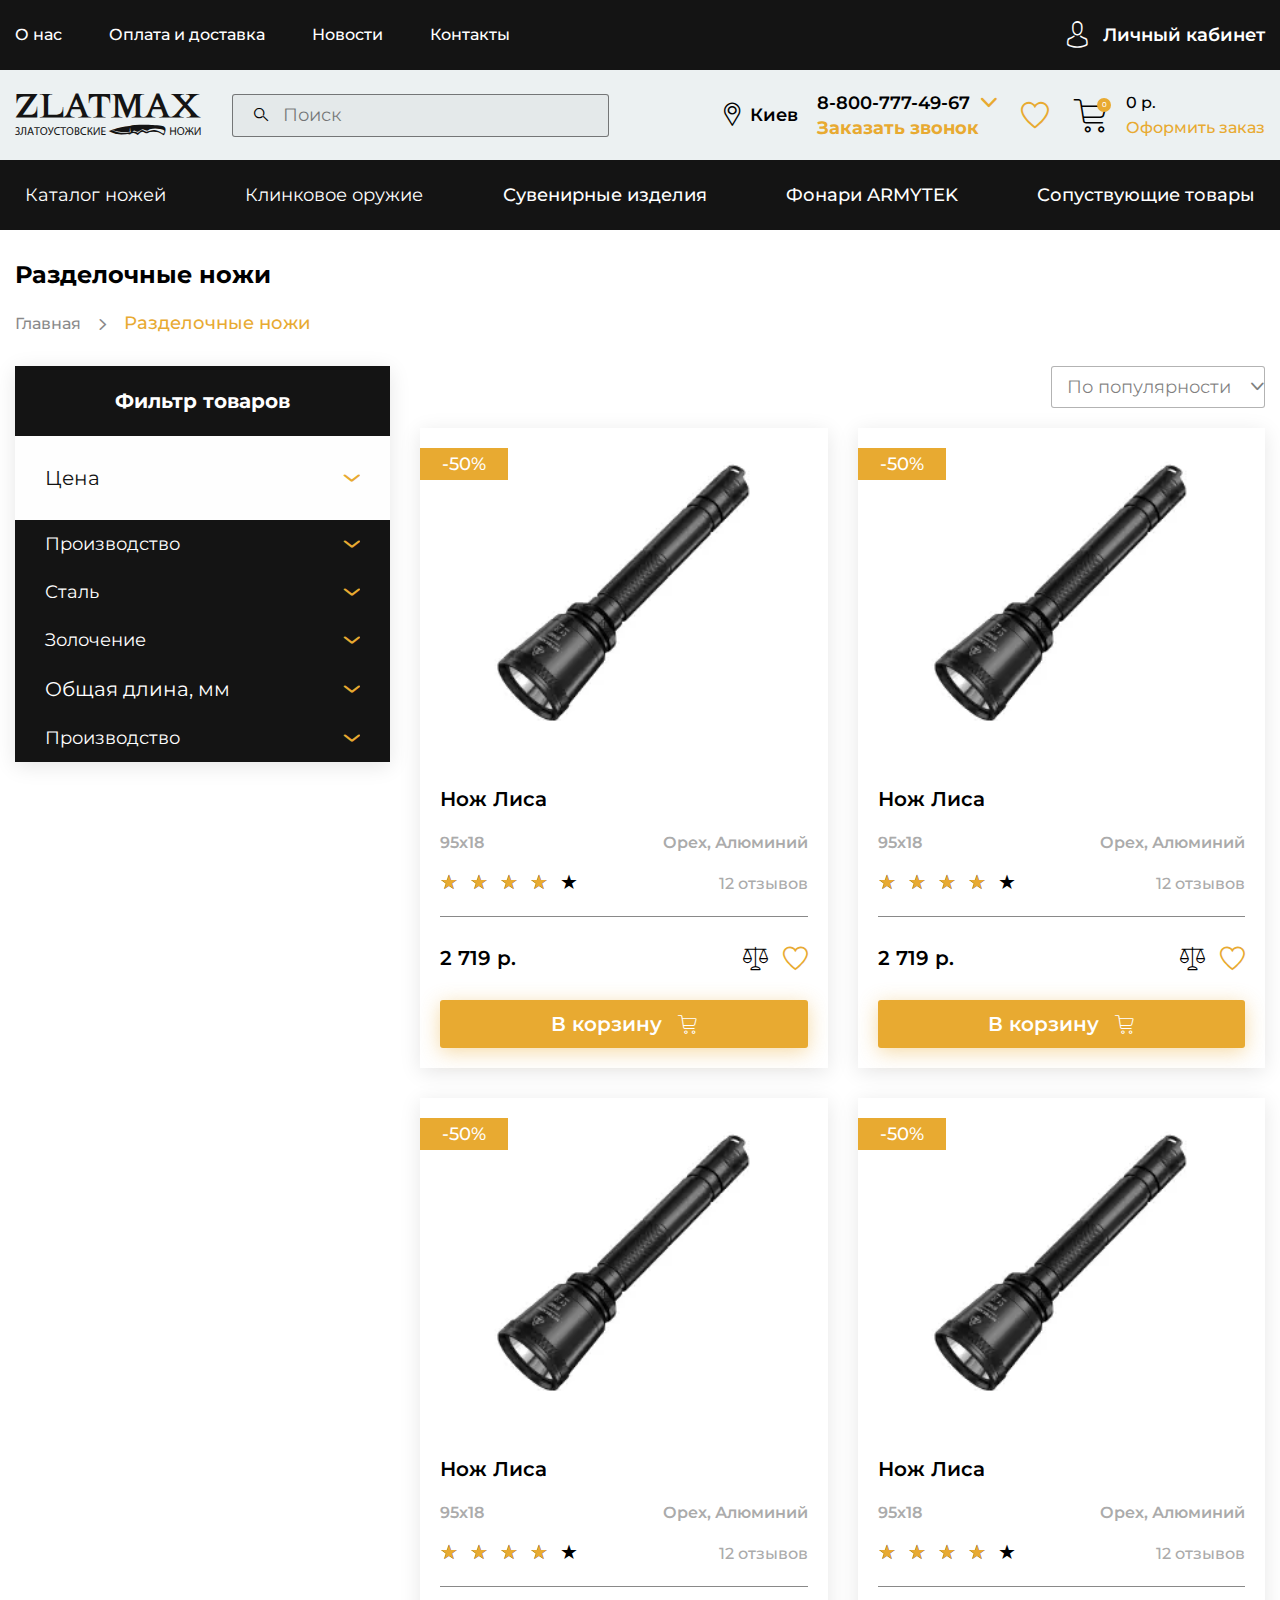
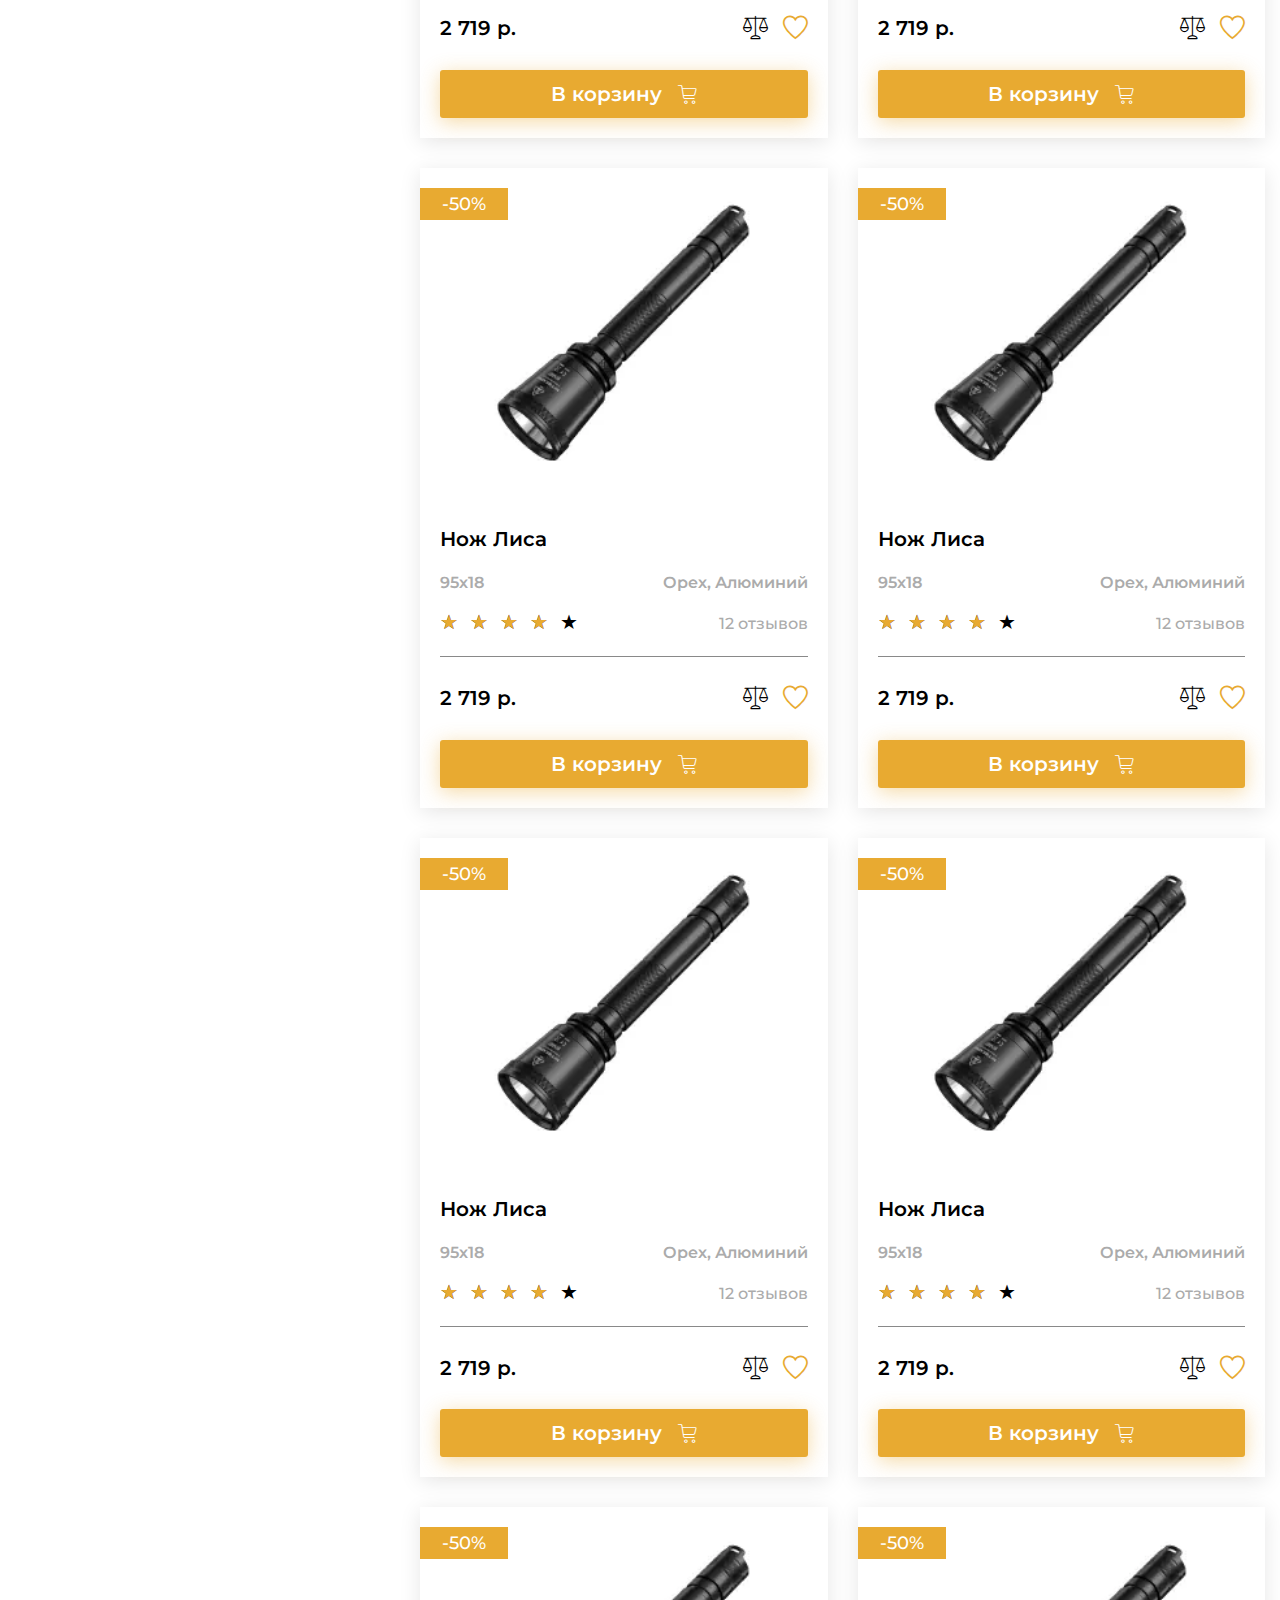
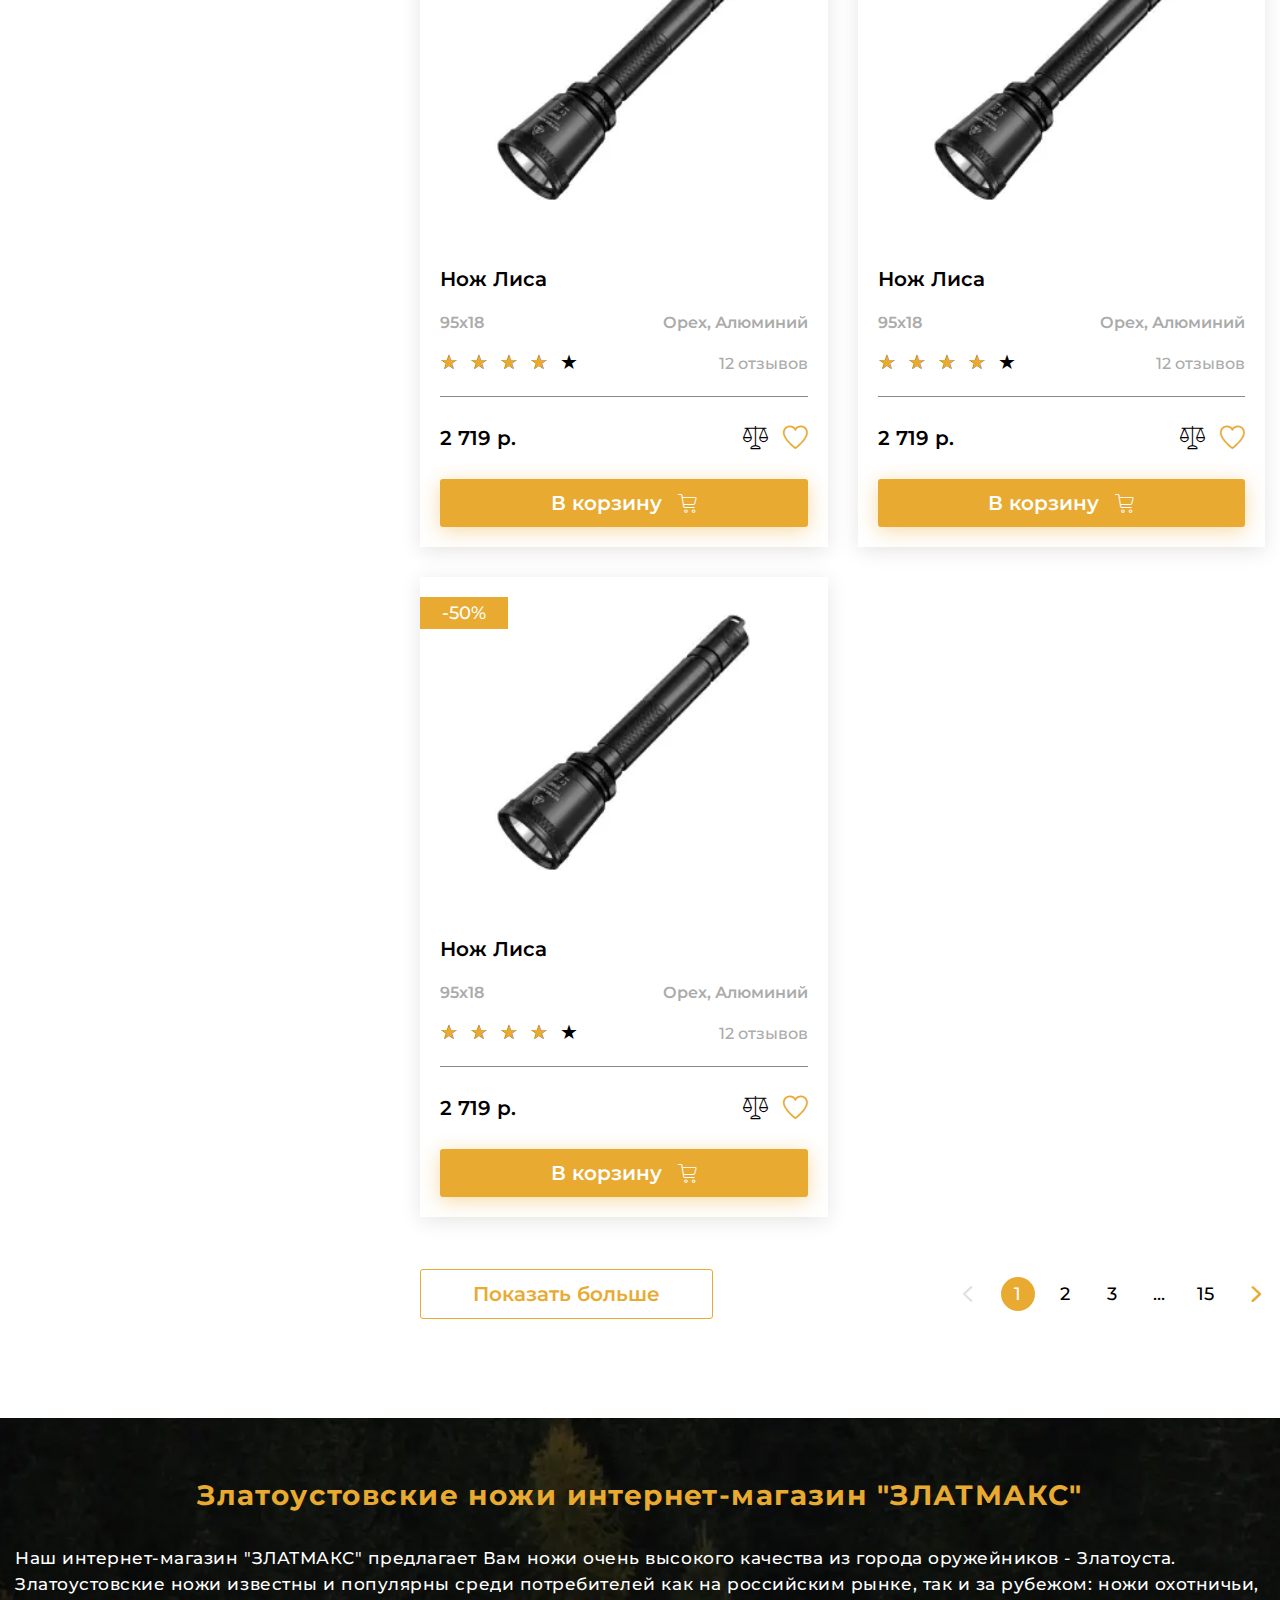
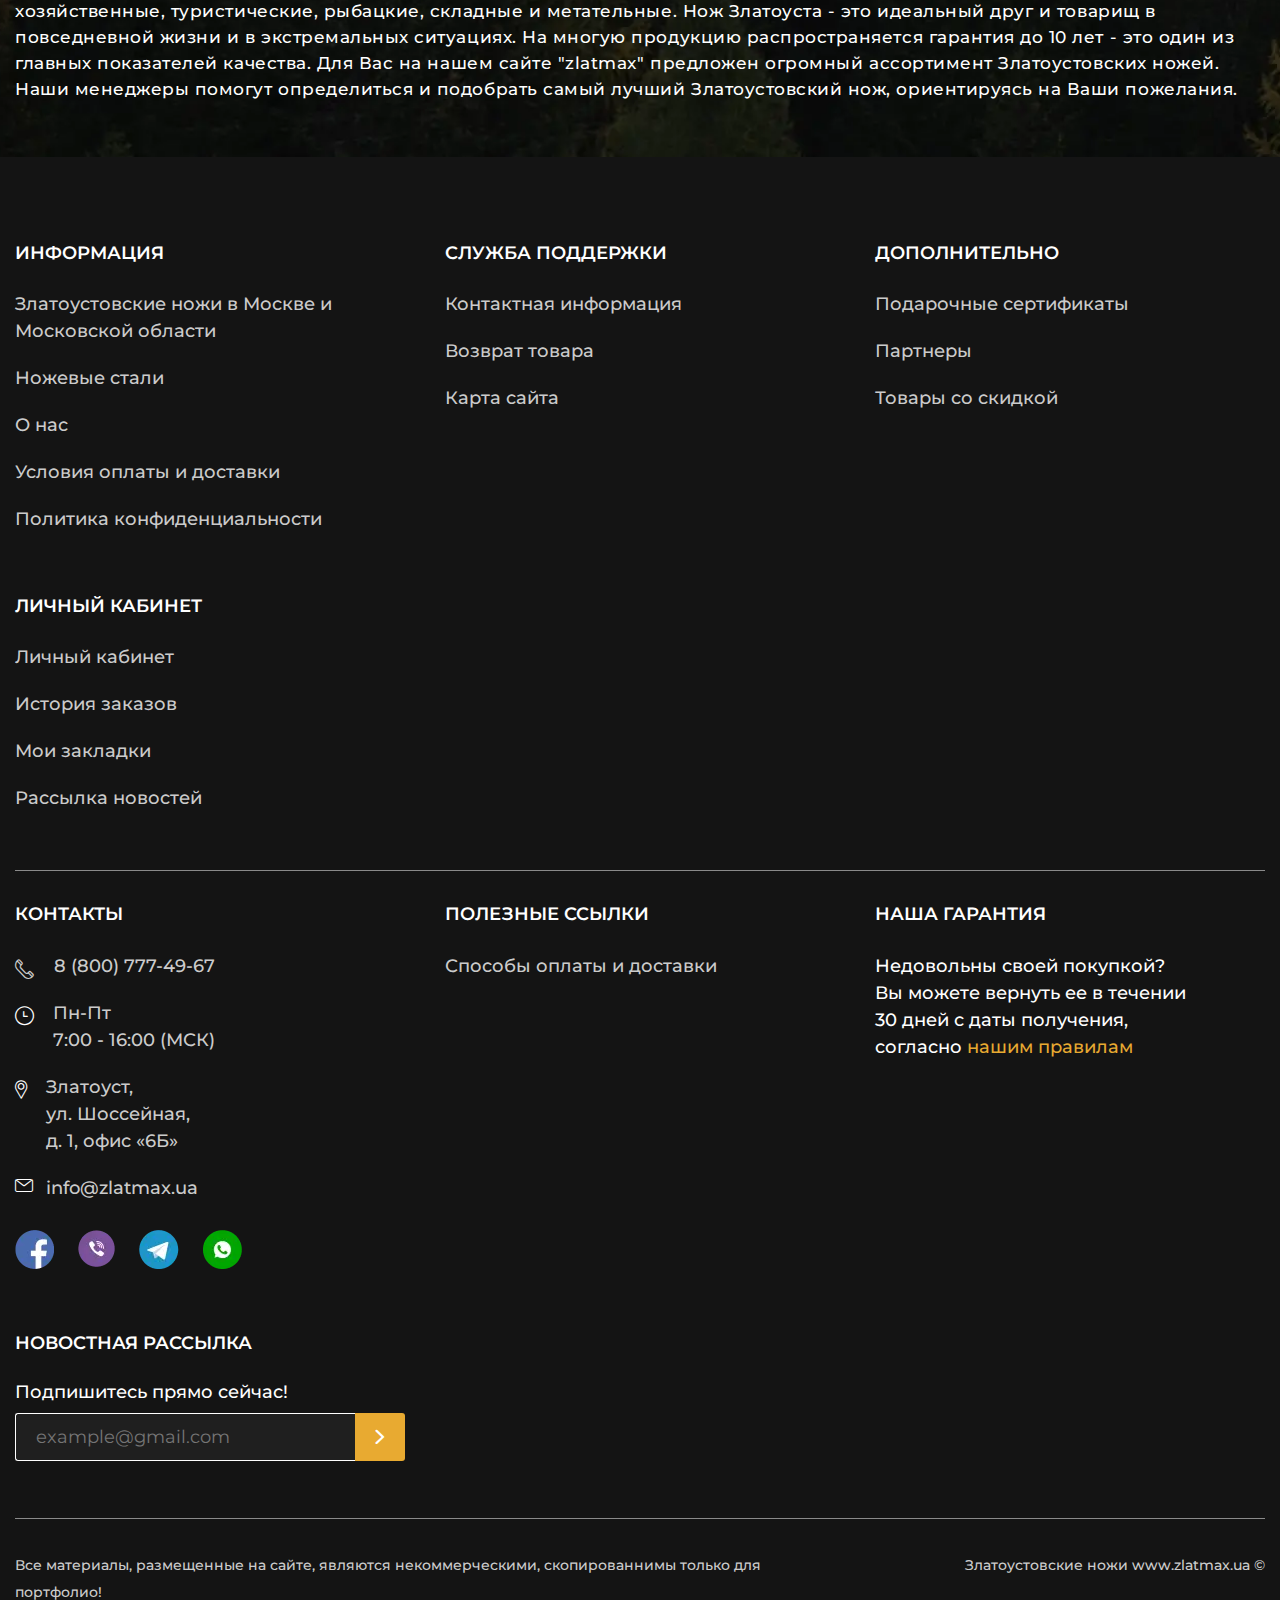
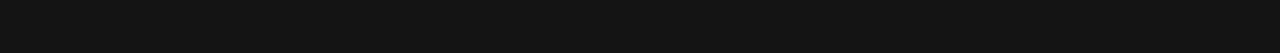
<file: catalog.html>
<!DOCTYPE html>
<html lang="en">

<head>
	<title>Каталог</title>
	<meta charset="UTF-8">
	<meta name="format-detection" content="telephone=no">
	<!-- <style>body{opacity: 0;}</style> -->
	<link rel="stylesheet" href="css/style.min.css?_v=20230310190450">
	<link rel="shortcut icon" href="favicon.ico">
	<!-- <meta name="robots" content="noindex, nofollow"> -->
	<meta name="viewport" content="width=device-width, initial-scale=1.0">
</head>

<body>
	<div class="wrapper">
		<header class="header">
			<div class="header__top top-header">
				<div class="top-header__container">
					<nav class="top-header__menu menu-top-header">
						<ul data-da=".menu__body,991.98" class="menu-top-header__list">
							<li class="menu-top-header__item menu-top-header__item_catalog"><a href="" class="menu-top-header__link menu-top-header__link_catalog _icon-arrow-bottom">Каталог товаров</a></li>
							<li class="menu-top-header__item"><a href="" class="menu-top-header__link">О нас</a></li>
							<li class="menu-top-header__item"><a href="" class="menu-top-header__link">Оплата и доставка</a></li>
							<li class="menu-top-header__item"><a href="" class="menu-top-header__link">Новости</a></li>
							<li class="menu-top-header__item"><a href="" class="menu-top-header__link">Контакты</a></li>
						</ul>
					</nav>
					<a href="#" class="top-header__user _icon-user"><span>Личный кабинет</span></a>
					<nav hidden class="menu">
						<button type="button" class="menu__icon icon-menu"><span></span></button>
						<div class="menu__body">
						</div>
					</nav>
				</div>
			</div>
			<div class="header__body body-header">
				<div class="body-header__container">
					<a href="#" class="body-header__logo"></a>
					<div data-da=".catalog-header__container, 479.98" class="body-header__search">
						<form action="#" class="search-header">
							<button type="submit" class="search-header__button _icon-search"></button>
							<input autocomplete="off" type="text" name="form[]" data-error="Помилка" placeholder="Поиск" class="search-header__input">
						</form>
					</div>
					<div class="body-header__actions actions-header">
						<div href="#" class="actions-header__location _icon-location"><span>Киев</span></div>
						<div data-da=".top-header__container,991.98,first" class="actions-header__phones phones-header">
							<div data-spollers class="phones-header__items">
								<div class="phones-header__item">
									<a href="tel:88007774967" class="phones-header__phone"><span>8-800-777-49-67</span></a>
									<button type="button" data-spoller class="phones-header__arrow _icon-arrow-bottom"></button>
									<ul class="phones-header__list">
										<li><a href="tel:88003454137" class="phones-header__phone">8-800-345-41-37</a></li>
										<li><a href="tel:88004767988" class="phones-header__phone">8-800-476-79-88</a></li>
										<li><a href="tel:88005374941" class="phones-header__phone">8-800-537-49-41</a></li>
									</ul>
								</div>
							</div>
							<button type="button" data-popup="#callback" class="phones-header__callback">Заказать звонок</button>
						</div>
						<a href="#" data-da=".top-header__container,991.98,2" class="actions-header__favorite _icon-favorite"></a>
						<a href="" data-da=".top-header__container,991.98,2" class="actions-header__cart cart-header">
							<div class="cart-header__icon _icon-cart"><span>0</span></div>
							<div class="cart-header__body">
								<div class="cart-header__summ">0 р.</div>
								<div class="cart-header__link">Оформить заказ</div>
							</div>
						</a>
					</div>
				</div>
			</div>
			<div class="header__catalog catalog-header">
				<div class="catalog-header__container">
					<nav class="catalog-header__menu menu-catalog">
						<button type="button" class="menu-catalog__back _icon-back">Назад</button>
						<ul class="menu-catalog__list">
							<li class="menu-catalog__item"><button data-parent="1" class="menu-catalog__link">Каталог ножей</button></li>
							<li class="menu-catalog__item"><button data-parent="2" class="menu-catalog__link">Клинковое оружие</button></li>
							<li class="menu-catalog__item"><a href="#" class="menu-catalog__link">Сувенирные изделия</a></li>
							<li class="menu-catalog__item"><a href="#fonari" class="menu-catalog__link">Фонари ARMYTEK</a></li>
							<li class="menu-catalog__item"><a href="#aside" class="menu-catalog__link">Сопуствующие товары</a></li>
						</ul>
						<div class="menu-catalog__sub-menu sub-menu-catalog">
							<button type="button" class="sub-menu-catalog__back _icon-back">Назад</button>
							<div class="sub-menu-catalog__container">
								<div hidden data-submenu="1" class="sub-menu-catalog__block">
									<div class="sub-menu-catalog__category">
										<a href="#" class="sub-menu-catalog__link-category">Категория ножей</a>
									</div>
									<div class="sub-menu-catalog__category">
										<a href="#" class="sub-menu-catalog__link-category">Производство ножей</a>
									</div>
									<div class="sub-menu-catalog__category">
										<a href="#" class="sub-menu-catalog__link-category">Ножи по маркам стали</a>
									</div>
									<div class="sub-menu-catalog__category">
										<a href="#" class="sub-menu-catalog__link-category">Заточка и полировка ножей</a>
									</div>
									<div class="sub-menu-catalog__category">
										<a href="#" class="sub-menu-catalog__link-category">Ножевая мастерская</a>
									</div>
									<ul class="sub-menu-catalog__list">
										<li class="sub-menu-catalog__item"><a href="#" class="sub-menu-catalog__link">Разделочные ножи</a></li>
										<li class="sub-menu-catalog__item"><a href="#" class="sub-menu-catalog__link">Туристические ножи</a></li>
										<li class="sub-menu-catalog__item"><a href="#" class="sub-menu-catalog__link">Ножи охотничьи</a></li>
										<li class="sub-menu-catalog__item"><a href="#" class="sub-menu-catalog__link">Булатные ножи</a></li>
										<li class="sub-menu-catalog__item"><a href="#" class="sub-menu-catalog__link">Ножи из дамаска</a></li>
										<li class="sub-menu-catalog__item"><a href="#" class="sub-menu-catalog__link">Тактического назначения</a></li>
										<li class="sub-menu-catalog__item"><a href="#" class="sub-menu-catalog__link">Метательные ножи</a></li>
										<li class="sub-menu-catalog__item"><a href="#" class="sub-menu-catalog__link">Мачете и кукри</a></li>
										<li class="sub-menu-catalog__item"><a href="#" class="sub-menu-catalog__link">Ножи кухонные</a></li>
									</ul>
									<ul class="sub-menu-catalog__list">
										<li class="sub-menu-catalog__item"><a href="#" class="sub-menu-catalog__link">Ножи АИР</a></li>
										<li class="sub-menu-catalog__item"><a href="#" class="sub-menu-catalog__link">Ножи ЗИК</a></li>
										<li class="sub-menu-catalog__item"><a href="#" class="sub-menu-catalog__link">Ножи ЗЗОСС</a></li>
										<li class="sub-menu-catalog__item"><a href="#" class="sub-menu-catalog__link">Ножи РОСоружие</a></li>
										<li class="sub-menu-catalog__item"><a href="#" class="sub-menu-catalog__link">Ножи Оружейник</a></li>
										<li class="sub-menu-catalog__item"><a href="#" class="sub-menu-catalog__link">Булат Сергея Баранова</a></li>
										<li class="sub-menu-catalog__item"><a href="#" class="sub-menu-catalog__link">Булат Андрея Умерова</a></li>
										<li class="sub-menu-catalog__item"><a href="#" class="sub-menu-catalog__link">Ножи Златко</a></li>
										<li class="sub-menu-catalog__item"><a href="#" class="sub-menu-catalog__link">Ножи Стиль-М</a></li>
										<li class="sub-menu-catalog__item"><a href="#" class="sub-menu-catalog__link">Оружейная компания</a></li>
									</ul>
									<ul class="sub-menu-catalog__list">
										<li class="sub-menu-catalog__item"><a href="#" class="sub-menu-catalog__link">Ножи из стали 40х102С2М</a></li>
										<li class="sub-menu-catalog__item"><a href="#" class="sub-menu-catalog__link">Ножи из стали 95х18</a></li>
										<li class="sub-menu-catalog__item"><a href="#" class="sub-menu-catalog__link">Ножи из стали 100х13м</a></li>
										<li class="sub-menu-catalog__item"><a href="#" class="sub-menu-catalog__link">Ножи из стали 110х18м-ШД</a></li>
										<li class="sub-menu-catalog__item"><a href="#" class="sub-menu-catalog__link">Ножи из стали ЭИ-107 ТЦ</a></li>
										<li class="sub-menu-catalog__item"><a href="#" class="sub-menu-catalog__link">Ножи из стали 50х14МФ</a></li>
										<li class="sub-menu-catalog__item"><a href="#" class="sub-menu-catalog__link">Ножи из стали AUS-8</a></li>
										<li class="sub-menu-catalog__item"><a href="#" class="sub-menu-catalog__link">Ножи из стали К340</a></li>
										<li class="sub-menu-catalog__item"><a href="#" class="sub-menu-catalog__link">Ножи из стали M390</a></li>
										<li class="sub-menu-catalog__item"><a href="#" class="sub-menu-catalog__link">Ножи из стали ЭП-766</a></li>
									</ul>
									<ul class="sub-menu-catalog__list">
										<li class="sub-menu-catalog__item"><a href="#" class="sub-menu-catalog__link">Паста ГОИ</a></li>
										<li class="sub-menu-catalog__item"><a href="#" class="sub-menu-catalog__link">Алмазная паста</a></li>
										<li class="sub-menu-catalog__item"><a href="#" class="sub-menu-catalog__link">Бруски и камни для заточки</a></li>
										<li class="sub-menu-catalog__item"><a href="#" class="sub-menu-catalog__link">Заточные системы</a></li>
									</ul>
									<ul class="sub-menu-catalog__list">
										<li class="sub-menu-catalog__item"><a href="#" class="sub-menu-catalog__link">Ножевые клинки</a></li>
										<li class="sub-menu-catalog__item"><a href="#" class="sub-menu-catalog__link">Заготовки для ножей</a></li>
										<li class="sub-menu-catalog__item"><a href="#" class="sub-menu-catalog__link">Литье для ножей</a></li>
										<li class="sub-menu-catalog__item"><a href="#" class="sub-menu-catalog__link">Материалы для рукоятей</a></li>
										<li class="sub-menu-catalog__item"><a href="#" class="sub-menu-catalog__link">Уход за рукоятиями ножей</a></li>
									</ul>
									<div class="sub-menu-catalog__footer">
										<a href="#" class="sub-menu-catalog__all">Смотреть все</a>
									</div>
									<div class="sub-menu-catalog__footer">
										<a href="#" class="sub-menu-catalog__all">Смотреть все</a>
									</div>
									<div class="sub-menu-catalog__footer">
										<a href="#" class="sub-menu-catalog__all">Смотреть все</a>
									</div>
									<div class="sub-menu-catalog__footer">
										<a href="#" class="sub-menu-catalog__all">Смотреть все</a>
									</div>
									<div class="sub-menu-catalog__footer">
										<a href="#" class="sub-menu-catalog__all">Смотреть все</a>
									</div>
								</div>
								<div hidden data-submenu="2" class="sub-menu-catalog__block">
									<div class="sub-menu-catalog__category">
										<a href="#" class="sub-menu-catalog__link-category">Ножи по маркам стали</a>
									</div>
									<div class="sub-menu-catalog__category">
										<a href="#" class="sub-menu-catalog__link-category">Заточка и полировка ножей</a>
									</div>
									<div class="sub-menu-catalog__category">
										<a href="#" class="sub-menu-catalog__link-category">Ножевая мастерская</a>
									</div>
									<ul class="sub-menu-catalog__list">
										<li class="sub-menu-catalog__item"><a href="#" class="sub-menu-catalog__link">Ножи из стали 40х102С2М</a></li>
										<li class="sub-menu-catalog__item"><a href="#" class="sub-menu-catalog__link">Ножи из стали 95х18</a></li>
										<li class="sub-menu-catalog__item"><a href="#" class="sub-menu-catalog__link">Ножи из стали 100х13м</a></li>
										<li class="sub-menu-catalog__item"><a href="#" class="sub-menu-catalog__link">Ножи из стали 110х18м-ШД</a></li>
										<li class="sub-menu-catalog__item"><a href="#" class="sub-menu-catalog__link">Ножи из стали ЭИ-107 ТЦ</a></li>
										<li class="sub-menu-catalog__item"><a href="#" class="sub-menu-catalog__link">Ножи из стали 50х14МФ</a></li>
										<li class="sub-menu-catalog__item"><a href="#" class="sub-menu-catalog__link">Ножи из стали AUS-8</a></li>
										<li class="sub-menu-catalog__item"><a href="#" class="sub-menu-catalog__link">Ножи из стали К340</a></li>
										<li class="sub-menu-catalog__item"><a href="#" class="sub-menu-catalog__link">Ножи из стали M390</a></li>
										<li class="sub-menu-catalog__item"><a href="#" class="sub-menu-catalog__link">Ножи из стали ЭП-766</a></li>
									</ul>
									<ul class="sub-menu-catalog__list">
										<li class="sub-menu-catalog__item"><a href="#" class="sub-menu-catalog__link">Паста ГОИ</a></li>
										<li class="sub-menu-catalog__item"><a href="#" class="sub-menu-catalog__link">Алмазная паста</a></li>
										<li class="sub-menu-catalog__item"><a href="#" class="sub-menu-catalog__link">Бруски и камни для заточки</a></li>
										<li class="sub-menu-catalog__item"><a href="#" class="sub-menu-catalog__link">Заточные системы</a></li>
									</ul>
									<ul class="sub-menu-catalog__list">
										<li class="sub-menu-catalog__item"><a href="#" class="sub-menu-catalog__link">Ножевые клинки</a></li>
										<li class="sub-menu-catalog__item"><a href="#" class="sub-menu-catalog__link">Заготовки для ножей</a></li>
										<li class="sub-menu-catalog__item"><a href="#" class="sub-menu-catalog__link">Литье для ножей</a></li>
										<li class="sub-menu-catalog__item"><a href="#" class="sub-menu-catalog__link">Материалы для рукоятей</a></li>
										<li class="sub-menu-catalog__item"><a href="#" class="sub-menu-catalog__link">Уход за рукоятиями ножей</a></li>
									</ul>
									<div class="sub-menu-catalog__footer">
										<a href="#" class="sub-menu-catalog__all">Смотреть все</a>
									</div>
									<div class="sub-menu-catalog__footer">
										<a href="#" class="sub-menu-catalog__all">Смотреть все</a>
									</div>
									<div class="sub-menu-catalog__footer">
										<a href="#" class="sub-menu-catalog__all">Смотреть все</a>
									</div>
								</div>
							</div>
						</div>
					</nav>
				</div>
			</div>
		</header>
		<div id="callback" aria-hidden="true" class="popup">
			<div class="popup__wrapper">
				<div class="popup__content">
					<button data-close type="button" class="popup__close">Закрити</button>
					<div class="popup__text">
						Тут буде форма
					</div>
				</div>
			</div>
		</div>



		<main class="page page_inner">
			<div class="page__header">
				<div class="page__container">
					<h1 class="page__title title">Разделочные ножи</h1>
					<nav class="page__breadcrumbs breadcrumbs">
						<ul class="breadcrumbs__list">
							<li class="breadcrumbs__item">
								<a href="http://192.168.1.2:8080/home.html#" class="breadcrumbs__link">Главная</a>
							</li>
							<li class="breadcrumbs__item">
								<span class="breadcrumbs__current">Разделочные ножи</span>
							</li>
						</ul>
					</nav>
				</div>
			</div>
			<div class="catalog">
				<div class="catalog__container">
					<div class="catalog__body">
						<div class="catalog__filter filter-catalog">
							<button type="button" class="filter-catalog__title">Фильтр товаров</button>
							<div data-spollers class="filter-catalog__items">
								<div class="filter-catalog__price price-filter">
									<button type="button" data-spoller class="price-filter__title _icon-spoller-arrow">Цена</button>
									<div data-range class="price-filter__body">
										<div class="price-filter__inputs">
											<input data-range-from="0" autocomplete="off" type="text" value="500" name="form[]" class="price-filter__input">
											<input data-range-to="5000" autocomplete="off" type="text" value="1000" name="form[]" class="price-filter__input">
										</div>
										<div data-range-item id="price-range" class="price-filter__range"></div>
									</div>
								</div>
								<div class="filter-catalog__item item-filter-catalog">
									<button type="button" data-spoller class="item-filter-catalog__title _icon-spoller-arrow">Производство</button>
									<div class="item-filter-catalog__body">
										<div class="item-filter-catalog__checkbox checkbox">
											<input id="c_14" data-error="Помилка" class="checkbox__input" type="checkbox" value="1" name="form[]">
											<label for="c_14" class="checkbox__label"><span class="checkbox__text">АиР <small>(250)</small></span></label>
										</div>
										<div class="item-filter-catalog__checkbox checkbox">
											<input id="c_15" data-error="Помилка" class="checkbox__input" type="checkbox" value="1" name="form[]">
											<label for="c_15" class="checkbox__label"><span class="checkbox__text">Булат Сергея Баранова <small>(25)</small></span></label>
										</div>
										<div class="item-filter-catalog__checkbox checkbox">
											<input id="c_16" data-error="Помилка" class="checkbox__input" type="checkbox" value="1" name="form[]">
											<label for="c_16" class="checkbox__label"><span class="checkbox__text">Булат Умерова <small>(265)</small></span></label>
										</div>
										<div class="item-filter-catalog__checkbox checkbox">
											<input id="c_17" data-error="Помилка" class="checkbox__input" type="checkbox" value="1" name="form[]">
											<label for="c_17" class="checkbox__label"><span class="checkbox__text">ЗЗОСС <small>(18)</small></span></label>
										</div>
										<div class="item-filter-catalog__checkbox checkbox">
											<input id="c_18" data-error="Помилка" class="checkbox__input" type="checkbox" value="1" name="form[]">
											<label for="c_18" class="checkbox__label"><span class="checkbox__text">ЗИК <small>(170)</small></span></label>
										</div>
										<div class="item-filter-catalog__checkbox checkbox">
											<input id="c_19" data-error="Помилка" class="checkbox__input" type="checkbox" value="1" name="form[]">
											<label for="c_19" class="checkbox__label"><span class="checkbox__text">ЗЛАТКО <small>(170)</small></span></label>
										</div>
										<div class="item-filter-catalog__checkbox checkbox">
											<input id="c_20" data-error="Помилка" class="checkbox__input" type="checkbox" value="1" name="form[]">
											<label for="c_20" class="checkbox__label"><span class="checkbox__text">ЗлатПрофит <small>(120)</small></span></label>
										</div>
										<div class="item-filter-catalog__checkbox checkbox">
											<input id="c_21" data-error="Помилка" class="checkbox__input" type="checkbox" value="1" name="form[]">
											<label for="c_21" class="checkbox__label"><span class="checkbox__text">ЗОК <small>(170)</small></span></label>
										</div>
										<div class="item-filter-catalog__checkbox checkbox">
											<input id="c_22" data-error="Помилка" class="checkbox__input" type="checkbox" value="1" name="form[]">
											<label for="c_22" class="checkbox__label"><span class="checkbox__text">НБК <small>(170)</small></span></label>
										</div>
										<div class="item-filter-catalog__checkbox checkbox">
											<input id="c_23" data-error="Помилка" class="checkbox__input" type="checkbox" value="1" name="form[]">
											<label for="c_23" class="checkbox__label"><span class="checkbox__text">НИКОН <small>(170)</small></span></label>
										</div>
										<div class="item-filter-catalog__checkbox checkbox">
											<input id="c_24" data-error="Помилка" class="checkbox__input" type="checkbox" value="1" name="form[]">
											<label for="c_24" class="checkbox__label"><span class="checkbox__text">Оружейник <small>(170)</small></span></label>
										</div>
										<div class="item-filter-catalog__checkbox checkbox">
											<input id="c_25" data-error="Помилка" class="checkbox__input" type="checkbox" value="1" name="form[]">
											<label for="c_25" class="checkbox__label"><span class="checkbox__text">СТИЛЬ-М <small>(170)</small></span></label>
										</div>
										<div class="item-filter-catalog__checkbox checkbox">
											<input id="c_26" data-error="Помилка" class="checkbox__input" type="checkbox" value="1" name="form[]">
											<label for="c_26" class="checkbox__label"><span class="checkbox__text">КРоружие <small>(170)</small></span></label>
										</div>
									</div>
								</div>
								<div class="filter-catalog__item item-filter-catalog">
									<button type="button" data-spoller class="item-filter-catalog__title _icon-spoller-arrow">Сталь</button>
									<div class="item-filter-catalog__body">
										<div class="item-filter-catalog__checkbox checkbox">
											<input id="c_1" data-error="Помилка" class="checkbox__input" type="checkbox" value="1" name="form[]">
											<label for="c_1" class="checkbox__label"><span class="checkbox__text">100Х13М <small>(250)</small></span></label>
										</div>
										<div class="item-filter-catalog__checkbox checkbox">
											<input id="c_2" data-error="Помилка" class="checkbox__input" type="checkbox" value="1" name="form[]">
											<label for="c_2" class="checkbox__label"><span class="checkbox__text">110Х18М-ШД <small>(25)</small></span></label>
										</div>
										<div class="item-filter-catalog__checkbox checkbox">
											<input id="c_3" data-error="Помилка" class="checkbox__input" type="checkbox" value="1" name="form[]">
											<label for="c_3" class="checkbox__label"><span class="checkbox__text">40Х10С2М (ЭИ-107) <small>(265)</small></span></label>
										</div>
										<div class="item-filter-catalog__checkbox checkbox">
											<input id="c_4" data-error="Помилка" class="checkbox__input" type="checkbox" value="1" name="form[]">
											<label for="c_4" class="checkbox__label"><span class="checkbox__text">50Х14МФ <small>(18)</small></span></label>
										</div>
										<div class="item-filter-catalog__checkbox checkbox">
											<input id="c_5" data-error="Помилка" class="checkbox__input" type="checkbox" value="1" name="form[]">
											<label for="c_5" class="checkbox__label"><span class="checkbox__text">95Х18 <small>(170)</small></span></label>
										</div>
										<div class="item-filter-catalog__checkbox checkbox">
											<input id="c_6" data-error="Помилка" class="checkbox__input" type="checkbox" value="1" name="form[]">
											<label for="c_6" class="checkbox__label"><span class="checkbox__text">AUS-8 <small>(170)</small></span></label>
										</div>
										<div class="item-filter-catalog__checkbox checkbox">
											<input id="c_7" data-error="Помилка" class="checkbox__input" type="checkbox" value="1" name="form[]">
											<label for="c_7" class="checkbox__label"><span class="checkbox__text">ELMAX <small>(120)</small></span></label>
										</div>
										<div class="item-filter-catalog__checkbox checkbox">
											<input id="c_8" data-error="Помилка" class="checkbox__input" type="checkbox" value="1" name="form[]">
											<label for="c_8" class="checkbox__label"><span class="checkbox__text">RWL-34 <small>(170)</small></span></label>
										</div>
										<div class="item-filter-catalog__checkbox checkbox">
											<input id="c_9" data-error="Помилка" class="checkbox__input" type="checkbox" value="1" name="form[]">
											<label for="c_9" class="checkbox__label"><span class="checkbox__text">НБК <small>(170)</small></span></label>
										</div>
										<div class="item-filter-catalog__checkbox checkbox">
											<input id="c_10" data-error="Помилка" class="checkbox__input" type="checkbox" value="1" name="form[]">
											<label for="c_10" class="checkbox__label"><span class="checkbox__text">НИКОН <small>(170)</small></span></label>
										</div>
										<div class="item-filter-catalog__checkbox checkbox">
											<input id="c_11" data-error="Помилка" class="checkbox__input" type="checkbox" value="1" name="form[]">
											<label for="c_11" class="checkbox__label"><span class="checkbox__text">Оружейник <small>(170)</small></span></label>
										</div>
										<div class="item-filter-catalog__checkbox checkbox">
											<input id="c_12" data-error="Помилка" class="checkbox__input" type="checkbox" value="1" name="form[]">
											<label for="c_12" class="checkbox__label"><span class="checkbox__text">К340 <small>(170)</small></span></label>
										</div>
										<div class="item-filter-catalog__checkbox checkbox">
											<input id="c_13" data-error="Помилка" class="checkbox__input" type="checkbox" value="1" name="form[]">
											<label for="c_13" class="checkbox__label"><span class="checkbox__text">М390 <small>(170)</small></span></label>
										</div>
									</div>
								</div>
								<div class="filter-catalog__item item-filter-catalog">
									<button type="button" data-spoller class="item-filter-catalog__title _icon-spoller-arrow">Золочение</button>
									<div class="item-filter-catalog__body">
										<div class="item-filter-catalog__checkbox checkbox">
											<input id="c_27" data-error="Помилка" class="checkbox__input" type="checkbox" value="1" name="form[]">
											<label for="c_27" class="checkbox__label"><span class="checkbox__text">Золочение клинка</span></label>
										</div>
										<div class="item-filter-catalog__checkbox checkbox">
											<input id="c_28" data-error="Помилка" class="checkbox__input" type="checkbox" value="1" name="form[]">
											<label for="c_28" class="checkbox__label"><span class="checkbox__text">Золочение рисунка на клинке</span></label>
										</div>
									</div>
								</div>
								<div class="filter-catalog__length length-filter">
									<button type="button" data-spoller class="item-filter-catalog__title _icon-spoller-arrow">Общая длина, мм</button>
									<div data-range class="length-filter__body">
										<div class="length-filter__inputs">
											<input data-range-from="60" autocomplete="off" type="text" value="500" name="form[]" class="length-filter__input">
											<input data-range-to="100" autocomplete="off" type="text" value="1000" name="form[]" class="length-filter__input">
										</div>
										<div data-range-item id="length-range" class="length-filter__range"></div>
									</div>
								</div>
								<div class="filter-catalog__item item-filter-catalog">
									<button type="button" data-spoller class="item-filter-catalog__title _icon-spoller-arrow">Производство</button>
									<div class="item-filter-catalog__body">
										<div class="item-filter-catalog__checkbox checkbox">
											<input id="c_29" data-error="Помилка" class="checkbox__input" type="checkbox" value="1" name="form[]">
											<label for="c_29" class="checkbox__label">
												<span class="checkbox__text">
													<div class="header-product__rating rating">
														<div class="rating__body">
															<div class="rating__active"></div>
															<div class="rating__items">
																<input type="radio" class="rating__item" value="1" name="rating">
																<input type="radio" class="rating__item" value="2" name="rating">
																<input type="radio" class="rating__item" value="3" name="rating">
																<input type="radio" class="rating__item" value="4" name="rating">
																<input type="radio" class="rating__item" value="5" name="rating">
															</div>
														</div>
														<div class="rating__value">5</div>
													</div>
													<small>5/5</small>
												</span>
											</label>
										</div>
										<div class="item-filter-catalog__checkbox checkbox">
											<input id="c_29" data-error="Помилка" class="checkbox__input" type="checkbox" value="1" name="form[]">
											<label for="c_29" class="checkbox__label">
												<span class="checkbox__text">
													<div class="header-product__rating rating">
														<div class="rating__body rating__body-4">
															<div class="rating__active"></div>
															<div class="rating__items">
																<input type="radio" class="rating__item" value="1" name="rating">
																<input type="radio" class="rating__item" value="2" name="rating">
																<input type="radio" class="rating__item" value="3" name="rating">
																<input type="radio" class="rating__item" value="4" name="rating">
																<input type="radio" class="rating__item" value="5" name="rating">
															</div>
														</div>
														<div class="rating__value">4</div>
													</div>
													<small>4/5</small>
												</span>
											</label>
										</div>
										<div class="item-filter-catalog__checkbox checkbox">
											<input id="c_29" data-error="Помилка" class="checkbox__input" type="checkbox" value="1" name="form[]">
											<label for="c_29" class="checkbox__label">
												<span class="checkbox__text">
													<div class="header-product__rating rating">
														<div class="rating__body rating__body-3">
															<div class="rating__active"></div>
															<div class="rating__items">
																<input type="radio" class="rating__item" value="1" name="rating">
																<input type="radio" class="rating__item" value="2" name="rating">
																<input type="radio" class="rating__item" value="3" name="rating">
																<input type="radio" class="rating__item" value="4" name="rating">
																<input type="radio" class="rating__item" value="5" name="rating">
															</div>
														</div>
														<div class="rating__value">3</div>
													</div>
													<small>3/5</small>
												</span>
											</label>
										</div>
										<div class="item-filter-catalog__checkbox checkbox">
											<input id="c_29" data-error="Помилка" class="checkbox__input" type="checkbox" value="1" name="form[]">
											<label for="c_29" class="checkbox__label">
												<span class="checkbox__text">
													<div class="header-product__rating rating">
														<div class="rating__body rating__body-2">
															<div class="rating__active"></div>
															<div class="rating__items">
																<input type="radio" class="rating__item" value="1" name="rating">
																<input type="radio" class="rating__item" value="2" name="rating">
																<input type="radio" class="rating__item" value="3" name="rating">
																<input type="radio" class="rating__item" value="4" name="rating">
																<input type="radio" class="rating__item" value="5" name="rating">
															</div>
														</div>
														<div class="rating__value">2</div>
													</div>
													<small>2/5</small>
												</span>
											</label>
										</div>
										<div class="item-filter-catalog__checkbox checkbox">
											<input id="c_29" data-error="Помилка" class="checkbox__input" type="checkbox" value="1" name="form[]">
											<label for="c_29" class="checkbox__label">
												<span class="checkbox__text">
													<div class="header-product__rating rating">
														<div class="rating__body rating__body-1">
															<div class="rating__active"></div>
															<div class="rating__items">
																<input type="radio" class="rating__item" value="1" name="rating">
																<input type="radio" class="rating__item" value="2" name="rating">
																<input type="radio" class="rating__item" value="3" name="rating">
																<input type="radio" class="rating__item" value="4" name="rating">
																<input type="radio" class="rating__item" value="5" name="rating">
															</div>
														</div>
														<div class="rating__value">1</div>
													</div>
													<small>1/5</small>
												</span>
											</label>
										</div>
									</div>
								</div>
							</div>
						</div>
						<div class="catalog__content">
							<div class="catalog__control">
								<select name="form[]" data-class-modif="control">
									<option value="1" selected>По популярности</option>
									<option value="2">По названию</option>
									<option value="3">По цене</option>
									<option value="4">По популярности</option>
								</select>
							</div>
							<div class="catalog__products">
								<article class="product-card">
									<div class="product-card__sale">-50%</div>
									<a href="product.html" class="product-card__image">
										<span class="product-card__item-image-ibg product-card__item-image-ibg_contain">
											<picture><source srcset="img/mainpage/product-card/image-02.webp" type="image/webp"><img src="img/mainpage/product-card/image-02.jpg" alt="Картинка"></picture>
										</span>
									</a>
									<div class="product-card__body">
										<h4 class="product-card__title">
											<a href="product.html" class="product-card__link-title">Нож Лиса</a>
										</h4>
										<div class="product-card__info info-product-card">
											<div class="info-product-card__size">95х18</div>
											<div class="info-product-card__materials">Орех, Алюминий</div>
										</div>
										<div class="product-card__rating rating rating_set">
											<div class="rating__body">
												<div class="rating__active"></div>
												<div class="rating__items">
													<input type="radio" class="rating__item" value="1" name="rating">
													<input type="radio" class="rating__item" value="2" name="rating">
													<input type="radio" class="rating__item" value="3" name="rating">
													<input type="radio" class="rating__item" value="4" name="rating">
													<input type="radio" class="rating__item" value="5" name="rating">
												</div>
											</div>
											<div class="rating__value">3.6</div>
											<div class="rating__info">12 отзывов</div>
										</div>
										<div class="product-card__footer">
											<div class="product-card__price">2 719 р.</div>
											<a href="" class="product-card__compare _icon-compare"></a>
											<a href="" class="product-card__favorite _icon-favorite"></a>
										</div>
										<button type="button" class="product-card__cart button"><span class="_icon-cart">В корзину</span></button>
									</div>
								</article>
								<article class="product-card">
									<div class="product-card__sale">-50%</div>
									<a href="product.html" class="product-card__image">
										<span class="product-card__item-image-ibg product-card__item-image-ibg_contain">
											<picture><source srcset="img/mainpage/product-card/image-02.webp" type="image/webp"><img src="img/mainpage/product-card/image-02.jpg" alt="Картинка"></picture>
										</span>
									</a>
									<div class="product-card__body">
										<h4 class="product-card__title">
											<a href="product.html" class="product-card__link-title">Нож Лиса</a>
										</h4>
										<div class="product-card__info info-product-card">
											<div class="info-product-card__size">95х18</div>
											<div class="info-product-card__materials">Орех, Алюминий</div>
										</div>
										<div class="product-card__rating rating rating_set">
											<div class="rating__body">
												<div class="rating__active"></div>
												<div class="rating__items">
													<input type="radio" class="rating__item" value="1" name="rating">
													<input type="radio" class="rating__item" value="2" name="rating">
													<input type="radio" class="rating__item" value="3" name="rating">
													<input type="radio" class="rating__item" value="4" name="rating">
													<input type="radio" class="rating__item" value="5" name="rating">
												</div>
											</div>
											<div class="rating__value">3.6</div>
											<div class="rating__info">12 отзывов</div>
										</div>
										<div class="product-card__footer">
											<div class="product-card__price">2 719 р.</div>
											<a href="" class="product-card__compare _icon-compare"></a>
											<a href="" class="product-card__favorite _icon-favorite"></a>
										</div>
										<button type="button" class="product-card__cart button"><span class="_icon-cart">В корзину</span></button>
									</div>
								</article>
								<article class="product-card">
									<div class="product-card__sale">-50%</div>
									<a href="product.html" class="product-card__image">
										<span class="product-card__item-image-ibg product-card__item-image-ibg_contain">
											<picture><source srcset="img/mainpage/product-card/image-02.webp" type="image/webp"><img src="img/mainpage/product-card/image-02.jpg" alt="Картинка"></picture>
										</span>
									</a>
									<div class="product-card__body">
										<h4 class="product-card__title">
											<a href="product.html" class="product-card__link-title">Нож Лиса</a>
										</h4>
										<div class="product-card__info info-product-card">
											<div class="info-product-card__size">95х18</div>
											<div class="info-product-card__materials">Орех, Алюминий</div>
										</div>
										<div class="product-card__rating rating rating_set">
											<div class="rating__body">
												<div class="rating__active"></div>
												<div class="rating__items">
													<input type="radio" class="rating__item" value="1" name="rating">
													<input type="radio" class="rating__item" value="2" name="rating">
													<input type="radio" class="rating__item" value="3" name="rating">
													<input type="radio" class="rating__item" value="4" name="rating">
													<input type="radio" class="rating__item" value="5" name="rating">
												</div>
											</div>
											<div class="rating__value">3.6</div>
											<div class="rating__info">12 отзывов</div>
										</div>
										<div class="product-card__footer">
											<div class="product-card__price">2 719 р.</div>
											<a href="" class="product-card__compare _icon-compare"></a>
											<a href="" class="product-card__favorite _icon-favorite"></a>
										</div>
										<button type="button" class="product-card__cart button"><span class="_icon-cart">В корзину</span></button>
									</div>
								</article>
								<article class="product-card">
									<div class="product-card__sale">-50%</div>
									<a href="product.html" class="product-card__image">
										<span class="product-card__item-image-ibg product-card__item-image-ibg_contain">
											<picture><source srcset="img/mainpage/product-card/image-02.webp" type="image/webp"><img src="img/mainpage/product-card/image-02.jpg" alt="Картинка"></picture>
										</span>
									</a>
									<div class="product-card__body">
										<h4 class="product-card__title">
											<a href="product.html" class="product-card__link-title">Нож Лиса</a>
										</h4>
										<div class="product-card__info info-product-card">
											<div class="info-product-card__size">95х18</div>
											<div class="info-product-card__materials">Орех, Алюминий</div>
										</div>
										<div class="product-card__rating rating rating_set">
											<div class="rating__body">
												<div class="rating__active"></div>
												<div class="rating__items">
													<input type="radio" class="rating__item" value="1" name="rating">
													<input type="radio" class="rating__item" value="2" name="rating">
													<input type="radio" class="rating__item" value="3" name="rating">
													<input type="radio" class="rating__item" value="4" name="rating">
													<input type="radio" class="rating__item" value="5" name="rating">
												</div>
											</div>
											<div class="rating__value">3.6</div>
											<div class="rating__info">12 отзывов</div>
										</div>
										<div class="product-card__footer">
											<div class="product-card__price">2 719 р.</div>
											<a href="" class="product-card__compare _icon-compare"></a>
											<a href="" class="product-card__favorite _icon-favorite"></a>
										</div>
										<button type="button" class="product-card__cart button"><span class="_icon-cart">В корзину</span></button>
									</div>
								</article>
								<article class="product-card">
									<div class="product-card__sale">-50%</div>
									<a href="product.html" class="product-card__image">
										<span class="product-card__item-image-ibg product-card__item-image-ibg_contain">
											<picture><source srcset="img/mainpage/product-card/image-02.webp" type="image/webp"><img src="img/mainpage/product-card/image-02.jpg" alt="Картинка"></picture>
										</span>
									</a>
									<div class="product-card__body">
										<h4 class="product-card__title">
											<a href="product.html" class="product-card__link-title">Нож Лиса</a>
										</h4>
										<div class="product-card__info info-product-card">
											<div class="info-product-card__size">95х18</div>
											<div class="info-product-card__materials">Орех, Алюминий</div>
										</div>
										<div class="product-card__rating rating rating_set">
											<div class="rating__body">
												<div class="rating__active"></div>
												<div class="rating__items">
													<input type="radio" class="rating__item" value="1" name="rating">
													<input type="radio" class="rating__item" value="2" name="rating">
													<input type="radio" class="rating__item" value="3" name="rating">
													<input type="radio" class="rating__item" value="4" name="rating">
													<input type="radio" class="rating__item" value="5" name="rating">
												</div>
											</div>
											<div class="rating__value">3.6</div>
											<div class="rating__info">12 отзывов</div>
										</div>
										<div class="product-card__footer">
											<div class="product-card__price">2 719 р.</div>
											<a href="" class="product-card__compare _icon-compare"></a>
											<a href="" class="product-card__favorite _icon-favorite"></a>
										</div>
										<button type="button" class="product-card__cart button"><span class="_icon-cart">В корзину</span></button>
									</div>
								</article>
								<article class="product-card">
									<div class="product-card__sale">-50%</div>
									<a href="product.html" class="product-card__image">
										<span class="product-card__item-image-ibg product-card__item-image-ibg_contain">
											<picture><source srcset="img/mainpage/product-card/image-02.webp" type="image/webp"><img src="img/mainpage/product-card/image-02.jpg" alt="Картинка"></picture>
										</span>
									</a>
									<div class="product-card__body">
										<h4 class="product-card__title">
											<a href="product.html" class="product-card__link-title">Нож Лиса</a>
										</h4>
										<div class="product-card__info info-product-card">
											<div class="info-product-card__size">95х18</div>
											<div class="info-product-card__materials">Орех, Алюминий</div>
										</div>
										<div class="product-card__rating rating rating_set">
											<div class="rating__body">
												<div class="rating__active"></div>
												<div class="rating__items">
													<input type="radio" class="rating__item" value="1" name="rating">
													<input type="radio" class="rating__item" value="2" name="rating">
													<input type="radio" class="rating__item" value="3" name="rating">
													<input type="radio" class="rating__item" value="4" name="rating">
													<input type="radio" class="rating__item" value="5" name="rating">
												</div>
											</div>
											<div class="rating__value">3.6</div>
											<div class="rating__info">12 отзывов</div>
										</div>
										<div class="product-card__footer">
											<div class="product-card__price">2 719 р.</div>
											<a href="" class="product-card__compare _icon-compare"></a>
											<a href="" class="product-card__favorite _icon-favorite"></a>
										</div>
										<button type="button" class="product-card__cart button"><span class="_icon-cart">В корзину</span></button>
									</div>
								</article>
								<article class="product-card">
									<div class="product-card__sale">-50%</div>
									<a href="product.html" class="product-card__image">
										<span class="product-card__item-image-ibg product-card__item-image-ibg_contain">
											<picture><source srcset="img/mainpage/product-card/image-02.webp" type="image/webp"><img src="img/mainpage/product-card/image-02.jpg" alt="Картинка"></picture>
										</span>
									</a>
									<div class="product-card__body">
										<h4 class="product-card__title">
											<a href="product.html" class="product-card__link-title">Нож Лиса</a>
										</h4>
										<div class="product-card__info info-product-card">
											<div class="info-product-card__size">95х18</div>
											<div class="info-product-card__materials">Орех, Алюминий</div>
										</div>
										<div class="product-card__rating rating rating_set">
											<div class="rating__body">
												<div class="rating__active"></div>
												<div class="rating__items">
													<input type="radio" class="rating__item" value="1" name="rating">
													<input type="radio" class="rating__item" value="2" name="rating">
													<input type="radio" class="rating__item" value="3" name="rating">
													<input type="radio" class="rating__item" value="4" name="rating">
													<input type="radio" class="rating__item" value="5" name="rating">
												</div>
											</div>
											<div class="rating__value">3.6</div>
											<div class="rating__info">12 отзывов</div>
										</div>
										<div class="product-card__footer">
											<div class="product-card__price">2 719 р.</div>
											<a href="" class="product-card__compare _icon-compare"></a>
											<a href="" class="product-card__favorite _icon-favorite"></a>
										</div>
										<button type="button" class="product-card__cart button"><span class="_icon-cart">В корзину</span></button>
									</div>
								</article>
								<article class="product-card">
									<div class="product-card__sale">-50%</div>
									<a href="product.html" class="product-card__image">
										<span class="product-card__item-image-ibg product-card__item-image-ibg_contain">
											<picture><source srcset="img/mainpage/product-card/image-02.webp" type="image/webp"><img src="img/mainpage/product-card/image-02.jpg" alt="Картинка"></picture>
										</span>
									</a>
									<div class="product-card__body">
										<h4 class="product-card__title">
											<a href="product.html" class="product-card__link-title">Нож Лиса</a>
										</h4>
										<div class="product-card__info info-product-card">
											<div class="info-product-card__size">95х18</div>
											<div class="info-product-card__materials">Орех, Алюминий</div>
										</div>
										<div class="product-card__rating rating rating_set">
											<div class="rating__body">
												<div class="rating__active"></div>
												<div class="rating__items">
													<input type="radio" class="rating__item" value="1" name="rating">
													<input type="radio" class="rating__item" value="2" name="rating">
													<input type="radio" class="rating__item" value="3" name="rating">
													<input type="radio" class="rating__item" value="4" name="rating">
													<input type="radio" class="rating__item" value="5" name="rating">
												</div>
											</div>
											<div class="rating__value">3.6</div>
											<div class="rating__info">12 отзывов</div>
										</div>
										<div class="product-card__footer">
											<div class="product-card__price">2 719 р.</div>
											<a href="" class="product-card__compare _icon-compare"></a>
											<a href="" class="product-card__favorite _icon-favorite"></a>
										</div>
										<button type="button" class="product-card__cart button"><span class="_icon-cart">В корзину</span></button>
									</div>
								</article>
								<article class="product-card">
									<div class="product-card__sale">-50%</div>
									<a href="product.html" class="product-card__image">
										<span class="product-card__item-image-ibg product-card__item-image-ibg_contain">
											<picture><source srcset="img/mainpage/product-card/image-02.webp" type="image/webp"><img src="img/mainpage/product-card/image-02.jpg" alt="Картинка"></picture>
										</span>
									</a>
									<div class="product-card__body">
										<h4 class="product-card__title">
											<a href="product.html" class="product-card__link-title">Нож Лиса</a>
										</h4>
										<div class="product-card__info info-product-card">
											<div class="info-product-card__size">95х18</div>
											<div class="info-product-card__materials">Орех, Алюминий</div>
										</div>
										<div class="product-card__rating rating rating_set">
											<div class="rating__body">
												<div class="rating__active"></div>
												<div class="rating__items">
													<input type="radio" class="rating__item" value="1" name="rating">
													<input type="radio" class="rating__item" value="2" name="rating">
													<input type="radio" class="rating__item" value="3" name="rating">
													<input type="radio" class="rating__item" value="4" name="rating">
													<input type="radio" class="rating__item" value="5" name="rating">
												</div>
											</div>
											<div class="rating__value">3.6</div>
											<div class="rating__info">12 отзывов</div>
										</div>
										<div class="product-card__footer">
											<div class="product-card__price">2 719 р.</div>
											<a href="" class="product-card__compare _icon-compare"></a>
											<a href="" class="product-card__favorite _icon-favorite"></a>
										</div>
										<button type="button" class="product-card__cart button"><span class="_icon-cart">В корзину</span></button>
									</div>
								</article>
								<article class="product-card">
									<div class="product-card__sale">-50%</div>
									<a href="product.html" class="product-card__image">
										<span class="product-card__item-image-ibg product-card__item-image-ibg_contain">
											<picture><source srcset="img/mainpage/product-card/image-02.webp" type="image/webp"><img src="img/mainpage/product-card/image-02.jpg" alt="Картинка"></picture>
										</span>
									</a>
									<div class="product-card__body">
										<h4 class="product-card__title">
											<a href="product.html" class="product-card__link-title">Нож Лиса</a>
										</h4>
										<div class="product-card__info info-product-card">
											<div class="info-product-card__size">95х18</div>
											<div class="info-product-card__materials">Орех, Алюминий</div>
										</div>
										<div class="product-card__rating rating rating_set">
											<div class="rating__body">
												<div class="rating__active"></div>
												<div class="rating__items">
													<input type="radio" class="rating__item" value="1" name="rating">
													<input type="radio" class="rating__item" value="2" name="rating">
													<input type="radio" class="rating__item" value="3" name="rating">
													<input type="radio" class="rating__item" value="4" name="rating">
													<input type="radio" class="rating__item" value="5" name="rating">
												</div>
											</div>
											<div class="rating__value">3.6</div>
											<div class="rating__info">12 отзывов</div>
										</div>
										<div class="product-card__footer">
											<div class="product-card__price">2 719 р.</div>
											<a href="" class="product-card__compare _icon-compare"></a>
											<a href="" class="product-card__favorite _icon-favorite"></a>
										</div>
										<button type="button" class="product-card__cart button"><span class="_icon-cart">В корзину</span></button>
									</div>
								</article>
								<article class="product-card">
									<div class="product-card__sale">-50%</div>
									<a href="product.html" class="product-card__image">
										<span class="product-card__item-image-ibg product-card__item-image-ibg_contain">
											<picture><source srcset="img/mainpage/product-card/image-02.webp" type="image/webp"><img src="img/mainpage/product-card/image-02.jpg" alt="Картинка"></picture>
										</span>
									</a>
									<div class="product-card__body">
										<h4 class="product-card__title">
											<a href="product.html" class="product-card__link-title">Нож Лиса</a>
										</h4>
										<div class="product-card__info info-product-card">
											<div class="info-product-card__size">95х18</div>
											<div class="info-product-card__materials">Орех, Алюминий</div>
										</div>
										<div class="product-card__rating rating rating_set">
											<div class="rating__body">
												<div class="rating__active"></div>
												<div class="rating__items">
													<input type="radio" class="rating__item" value="1" name="rating">
													<input type="radio" class="rating__item" value="2" name="rating">
													<input type="radio" class="rating__item" value="3" name="rating">
													<input type="radio" class="rating__item" value="4" name="rating">
													<input type="radio" class="rating__item" value="5" name="rating">
												</div>
											</div>
											<div class="rating__value">3.6</div>
											<div class="rating__info">12 отзывов</div>
										</div>
										<div class="product-card__footer">
											<div class="product-card__price">2 719 р.</div>
											<a href="" class="product-card__compare _icon-compare"></a>
											<a href="" class="product-card__favorite _icon-favorite"></a>
										</div>
										<button type="button" class="product-card__cart button"><span class="_icon-cart">В корзину</span></button>
									</div>
								</article>
							</div>
							<div class="catalog__footer">
								<a href="" class="catalog__more button button_border">Показать больше</a>
								<div class="catalog__pagging pagging">
									<button disabled type="submit" class="pagging__arrow pagging__arrow_left _icon-arrow-bottom"></button>
									<ul class="pagging__list">
										<li class="pagging__item">
											<a href="" class="pagging__link _active">1</a>
										</li>
										<li class="pagging__item">
											<a href="" class="pagging__link">2</a>
										</li>
										<li class="pagging__item">
											<a href="" class="pagging__link">3</a>
										</li>
										<li class="pagging__item">
											<a href="" class="pagging__link">...</a>
										</li>
										<li class="pagging__item">
											<a href="" class="pagging__link">15</a>
										</li>
									</ul>
									<button type="submit" class="pagging__arrow pagging__arrow_right _icon-arrow-bottom"></button>
								</div>
							</div>
						</div>
					</div>
				</div>
			</div>
		</main>
		<footer class="footer">
			<div class="footer__text text-footer">
				<div class="text-footer__container">
					<h1 class="text-footer__title">Златоустовские ножи интернет-магазин "ЗЛАТМАКС"</h1>
					<div class="text-footer__text">Наш интернет-магазин "ЗЛАТМАКС" предлагает Вам ножи очень высокого качества из города оружейников - Златоуста. Златоустовские ножи известны и популярны среди потребителей как на российским рынке, так и за рубежом: ножи охотничьи, хозяйственные, туристические, рыбацкие, складные и метательные. Нож Златоуста - это идеальный друг и товарищ в повседневной жизни и в экстремальных ситуациях. На многую продукцию распространяется гарантия до 10 лет - это один из главных показателей качества. Для Вас на нашем сайте "zlatmax" предложен огромный ассортимент Златоустовских ножей. Наши менеджеры помогут определиться и подобрать самый лучший Златоустовский нож, ориентируясь на Ваши пожелания.</div>
				</div>
			</div>
			<div class="footer__container">
				<div class="footer__body body-footer">
					<div class="body-footer__row">
						<div class="body-footer__item item-footer">
							<div data-spollers="767.98" class="item-footer__spoller spoller-item-footer">
								<div class="spoller-item-footer__item">
									<button type="button" data-spoller class="spoller-item-footer__title">ИНФОРМАЦИЯ</button>
									<div class="spoller-item-footer__body">
										<nav class="menu-footer">
											<ul class="menu-footer__list">
												<li class="menu-footer__item">
													<a href="" class="menu-footer__link">Златоустовские ножи в Москве и Московской области</a>
												</li>
												<li class="menu-footer__item">
													<a href="" class="menu-footer__link">Ножевые стали</a>
												</li>
												<li class="menu-footer__item">
													<a href="" class="menu-footer__link">О нас</a>
												</li>
												<li class="menu-footer__item">
													<a href="" class="menu-footer__link">Условия оплаты и доставки</a>
												</li>
												<li class="menu-footer__item">
													<a href="" class="menu-footer__link">Политика конфиденциальности</a>
												</li>
											</ul>
										</nav>
									</div>
								</div>
							</div>
						</div>
						<div class="body-footer__item item-footer">
							<div data-spollers="767.98" class="item-footer__spoller spoller-item-footer">
								<div class="spoller-item-footer__item">
									<button type="button" data-spoller class="spoller-item-footer__title">СЛУЖБА ПОДДЕРЖКИ</button>
									<div class="spoller-item-footer__body">
										<nav class="menu-footer">
											<ul class="menu-footer__list">
												<li class="menu-footer__item">
													<a href="" class="menu-footer__link">Контактная информация</a>
												</li>
												<li class="menu-footer__item">
													<a href="" class="menu-footer__link">Возврат товара</a>
												</li>
												<li class="menu-footer__item">
													<a href="" class="menu-footer__link">Карта сайта</a>
												</li>
											</ul>
										</nav>
									</div>
								</div>
							</div>
						</div>
						<div class="body-footer__item item-footer">
							<div data-spollers="767.98" class="item-footer__spoller spoller-item-footer">
								<div class="spoller-item-footer__item">
									<button type="button" data-spoller class="spoller-item-footer__title">ДОПОЛНИТЕЛЬНО</button>
									<div class="spoller-item-footer__body">
										<nav class="menu-footer">
											<ul class="menu-footer__list">
												<li class="menu-footer__item">
													<a href="" class="menu-footer__link">Подарочные сертификаты</a>
												</li>
												<li class="menu-footer__item">
													<a href="" class="menu-footer__link">Партнеры</a>
												</li>
												<li class="menu-footer__item">
													<a href="" class="menu-footer__link">Товары со скидкой</a>
												</li>
											</ul>
										</nav>
									</div>
								</div>
							</div>
						</div>
						<div class="body-footer__item item-footer">
							<div data-spollers="767.98" class="item-footer__spoller spoller-item-footer">
								<div class="spoller-item-footer__item">
									<button type="button" data-spoller class="spoller-item-footer__title">ЛИЧНЫЙ КАБИНЕТ</button>
									<div class="spoller-item-footer__body">
										<nav class="menu-footer">
											<ul class="menu-footer__list">
												<li class="menu-footer__item">
													<a href="" class="menu-footer__link">Личный кабинет</a>
												</li>
												<li class="menu-footer__item">
													<a href="" class="menu-footer__link">История заказов</a>
												</li>
												<li class="menu-footer__item">
													<a href="" class="menu-footer__link">Мои закладки</a>
												</li>
												<li class="menu-footer__item">
													<a href="" class="menu-footer__link">Рассылка новостей</a>
												</li>
											</ul>
										</nav>
									</div>
								</div>
							</div>
						</div>
					</div>
					<div class="body-footer__row">
						<div class="body-footer__item item-footer">
							<div data-spollers="767.98" class="item-footer__spoller spoller-item-footer">
								<div class="spoller-item-footer__item">
									<button type="button" data-spoller class="spoller-item-footer__title">КОНТАКТЫ</button>
									<div class="spoller-item-footer__body">
										<nav class="menu-footer">
											<ul class="menu-footer__list">
												<li class="menu-footer__item">
													<a href="tel:88007774967" class="menu-footer__link _icon-footer-phone">8 (800) 777-49-67</a>
												</li>
												<li class="menu-footer__item _icon-footer-clock">
													<div class="">
														<p>Пн-Пт</p>
														<p>7:00 - 16:00 (МСК)</p>
													</div>
												</li>
												<li class="menu-footer__item _icon-footer-location">
													<div class="">
														<p>Златоуст,</p>
														<p>ул. Шоссейная,</p>
														<p>д. 1, офис «6Б»</p>
													</div>
												</li>
												<li class="menu-footer__item">
													<a href="mailto:info@zlatmax.ua" class="menu-footer__link _icon-footer-mail">info@zlatmax.ua</a>
												</li>
											</ul>
										</nav>
										<ul class="social-footer">
											<li class="social-footer__item">
												<a href="" class="social-footer__link">
													<picture><source srcset="img/mainpage/icons/social/facebook.webp" type="image/webp"><img src="img/mainpage/icons/social/facebook.png" alt=""></picture>
												</a>
											</li>
											<li class="social-footer__item">
												<a href="" class="social-footer__link">
													<picture><source srcset="img/mainpage/icons/social/viber.webp" type="image/webp"><img src="img/mainpage/icons/social/viber.png" alt=""></picture>
												</a>
											</li>
											<li class="social-footer__item">
												<a href="" class="social-footer__link">
													<picture><source srcset="img/mainpage/icons/social/telegram.webp" type="image/webp"><img src="img/mainpage/icons/social/telegram.png" alt=""></picture>
												</a>
											</li>
											<li class="social-footer__item">
												<a href="" class="social-footer__link">
													<picture><source srcset="img/mainpage/icons/social/whatsapp.webp" type="image/webp"><img src="img/mainpage/icons/social/whatsapp.png" alt=""></picture>
												</a>
											</li>
										</ul>
									</div>
								</div>
							</div>
						</div>
						<div class="body-footer__item item-footer">
							<div data-spollers="767.98" class="item-footer__spoller spoller-item-footer">
								<div class="spoller-item-footer__item">
									<button type="button" data-spoller class="spoller-item-footer__title">ПОЛЕЗНЫЕ ССЫЛКИ</button>
									<div class="spoller-item-footer__body">
										<nav class="menu-footer">
											<ul class="menu-footer__list">
												<li class="menu-footer__item">
													<a href="" class="menu-footer__link">Способы оплаты и доставки</a>
												</li>
											</ul>
										</nav>
									</div>
								</div>
							</div>
						</div>
						<div class="body-footer__item item-footer">
							<div data-spollers="767.98" class="item-footer__spoller spoller-item-footer">
								<div class="spoller-item-footer__item">
									<button type="button" data-spoller class="spoller-item-footer__title">НАША ГАРАНТИЯ</button>
									<div class="spoller-item-footer__body">
										<div class="spoller-item-footer__text">Недовольны своей покупкой?
											Вы можете вернуть ее в течении
											30 дней с даты получения,
											согласно <a href="">нашим правилам</a></div>
									</div>
								</div>
							</div>
						</div>
						<div class="body-footer__item item-footer">
							<div data-spollers="767.98" class="item-footer__spoller spoller-item-footer">
								<div class="spoller-item-footer__item">
									<button type="button" data-spoller class="spoller-item-footer__title"> НОВОСТНАЯ РАССЫЛКА</button>
									<form action="#" class="spoller-item-footer__body footer-subscribe">
										<label for="subscribe-input" class="footer-subscribe__label">Подпишитесь прямо сейчас!</label>
										<div class="footer-subscribe__line">
											<input id="subscribe-input" autocomplete="off" type="text" name="form[]" data-error="Помилка" data-required="email" placeholder="example@gmail.com" class="footer-subscribe__input">
											<button type="submit" class="footer-subscribe__button _icon-arrow-bottom"></button>
										</div>
									</form>
								</div>
							</div>
						</div>
					</div>
					<div class="body-footer__bottom">
						<div class="body-footer__rules">
							Все материалы, размещенные на сайте, являются некоммерческими, скопированнимы только для портфолио!
						</div>
						<div class="body-footer__copy">Златоустовские ножи <span>www.zlatmax.ua ©</span></div>
					</div>
				</div>
			</div>
		</footer>





	</div>
	<script src="js/app.min.js?_v=20230310190450"></script>
</body>

</html>
</file>
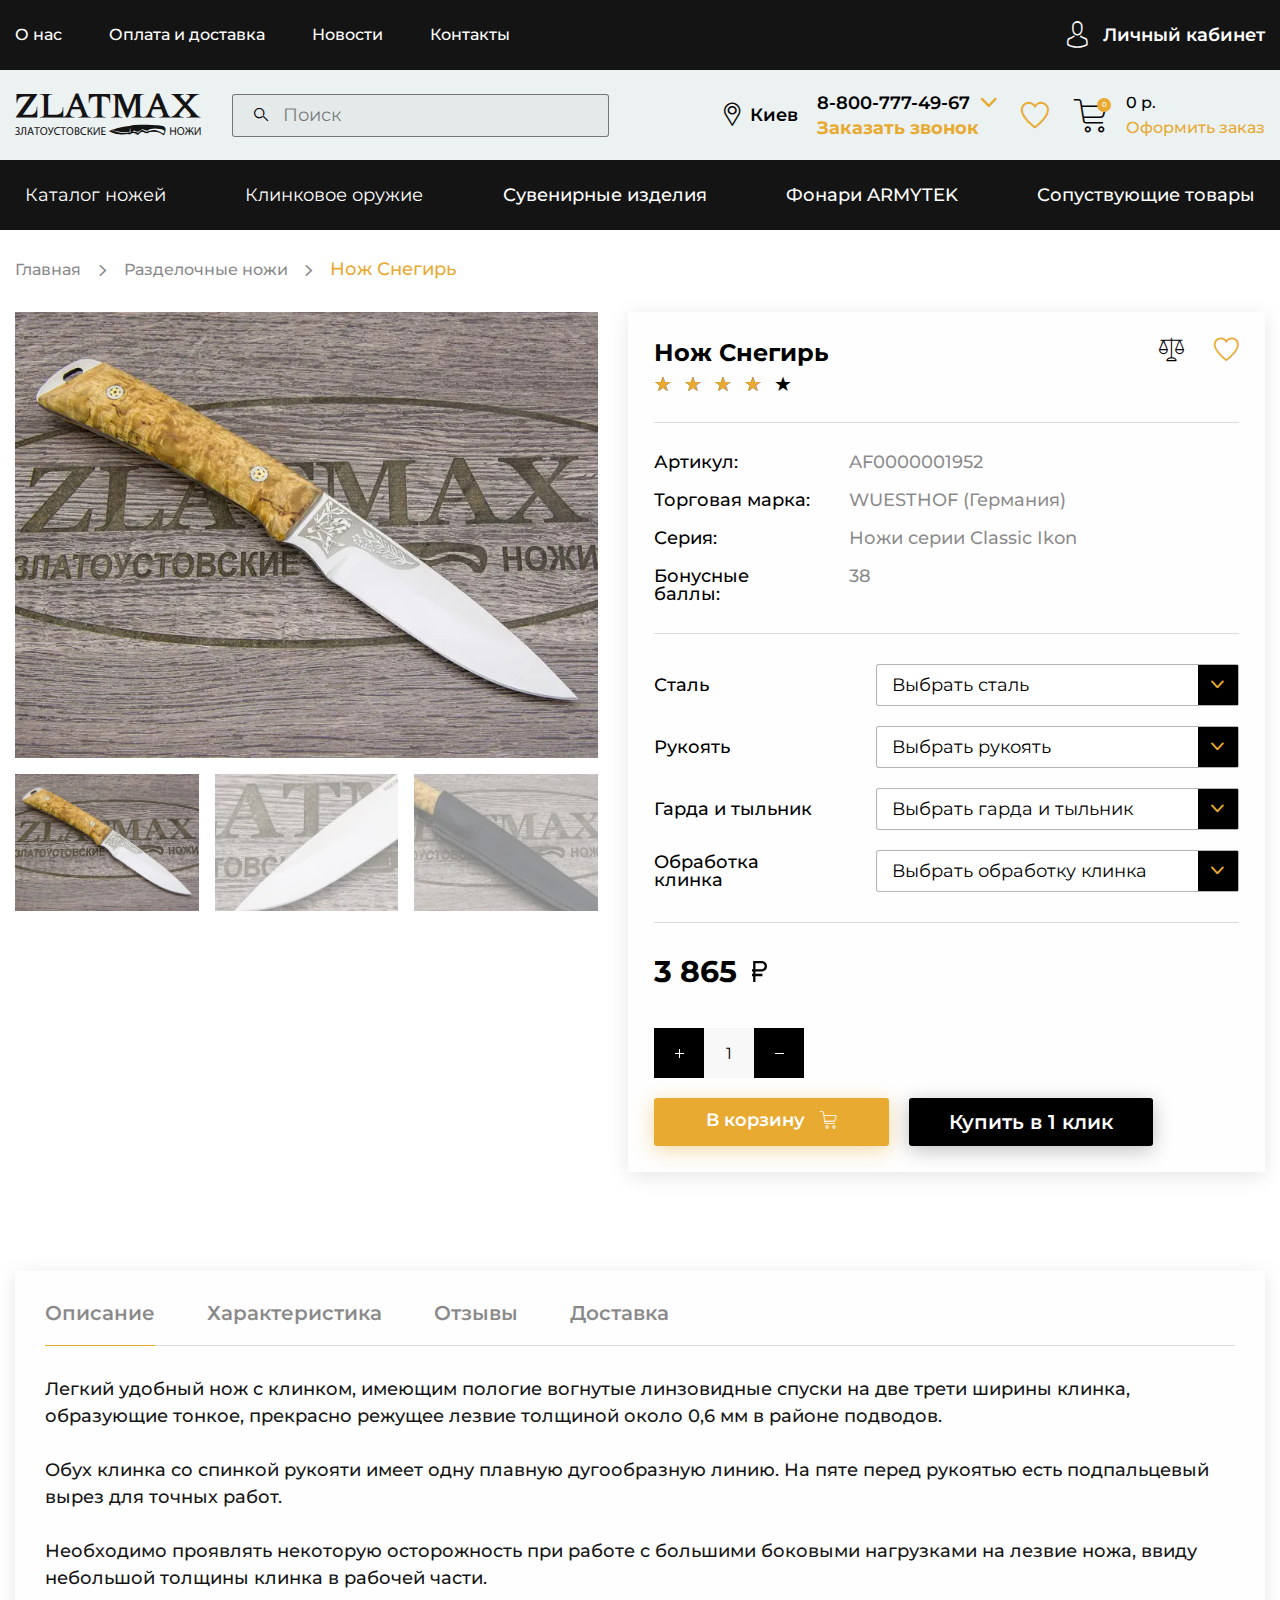
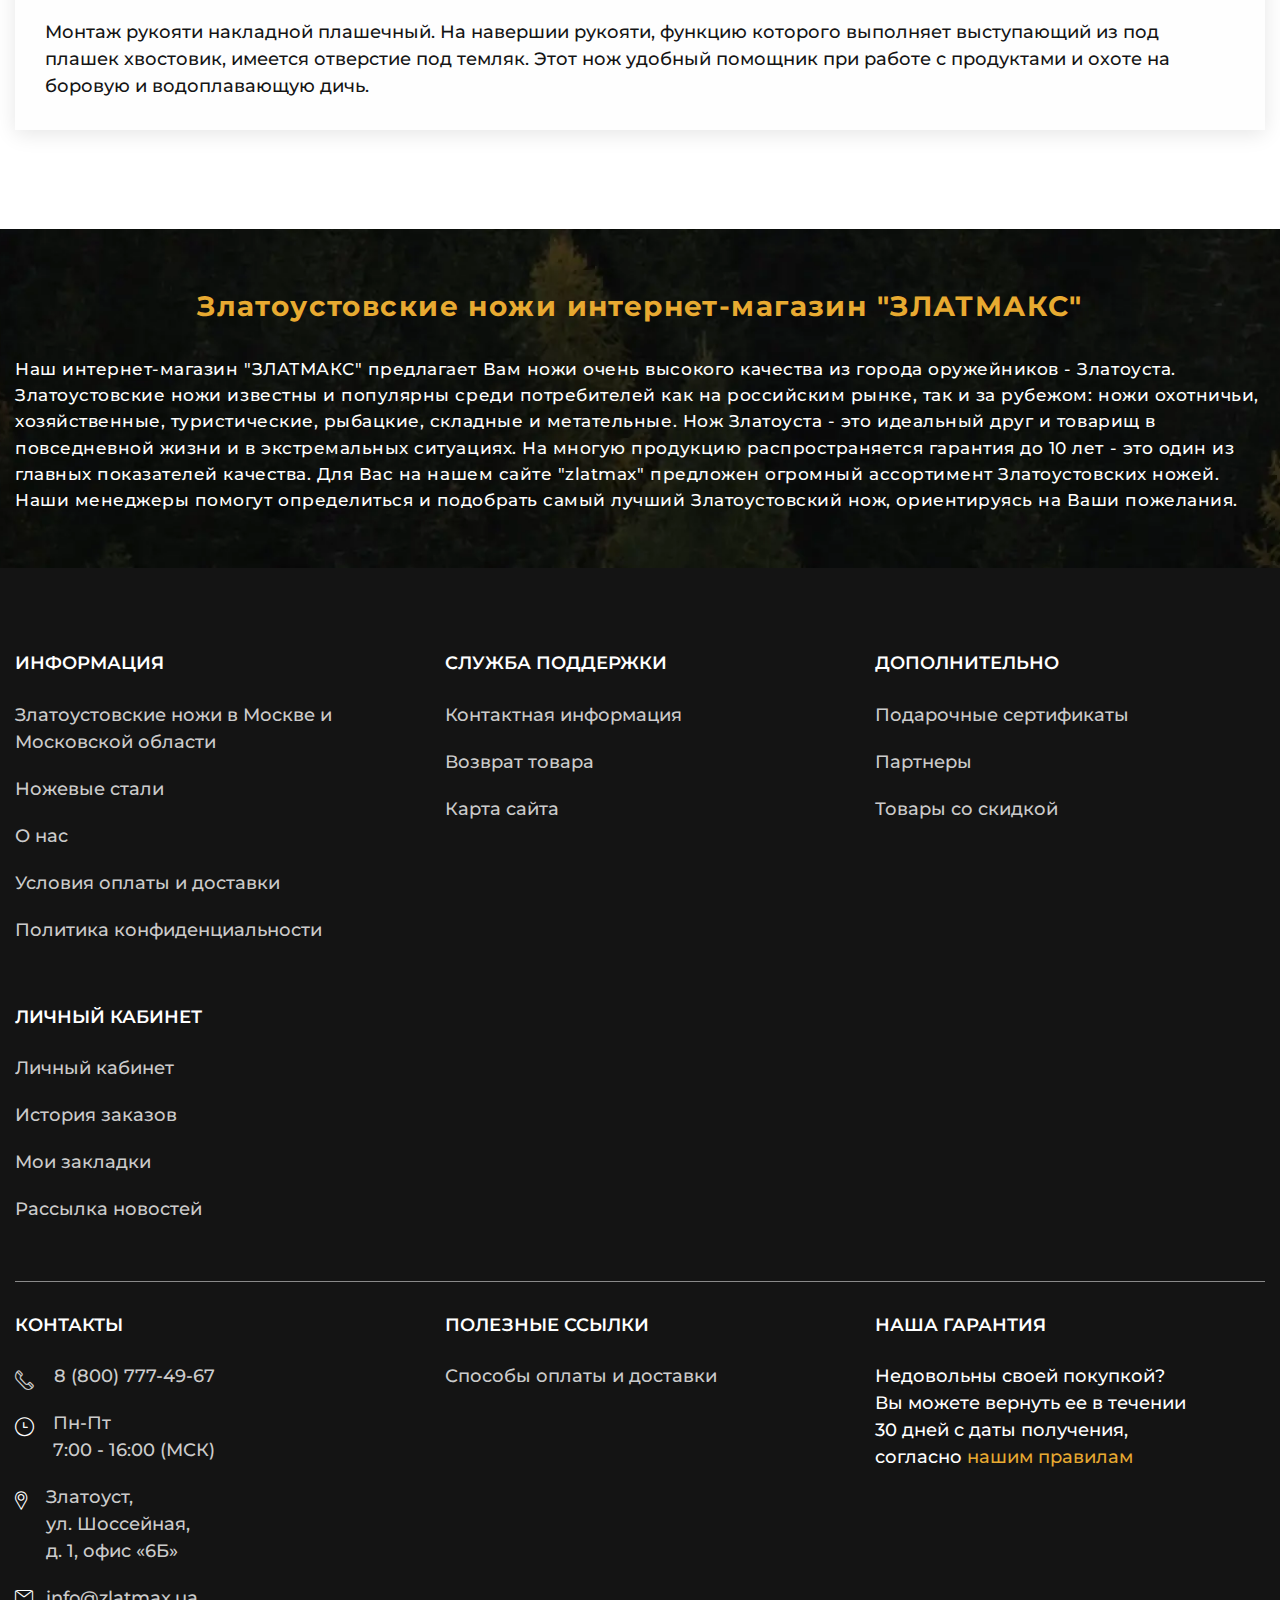
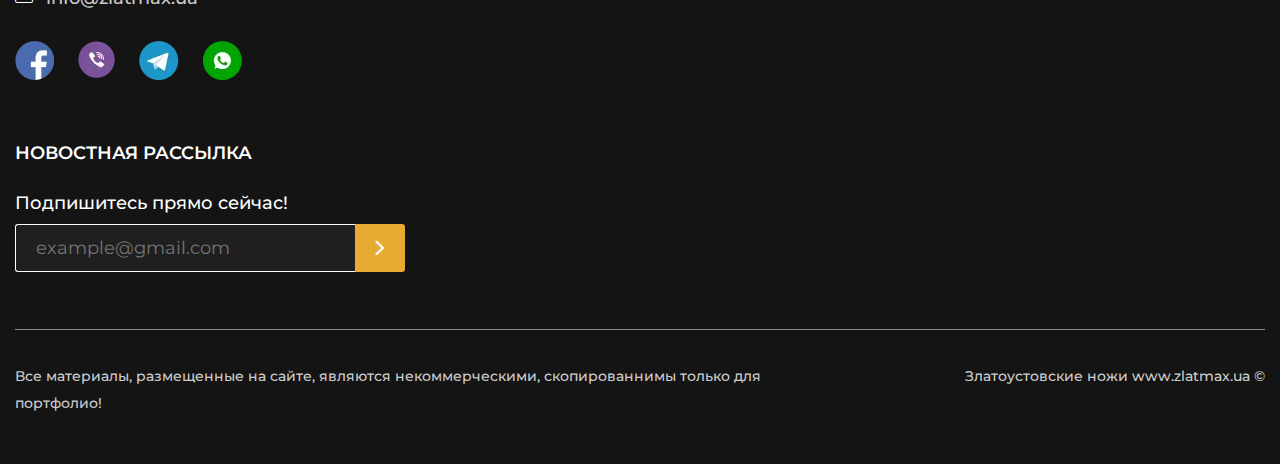
<file: product.html>
<!DOCTYPE html>
<html lang="en">

<head>
	<title>Карточка товара</title>
	<meta charset="UTF-8">
	<meta name="format-detection" content="telephone=no">
	<!-- <style>body{opacity: 0;}</style> -->
	<link rel="stylesheet" href="css/style.min.css?_v=20230310190450">
	<link rel="shortcut icon" href="favicon.ico">
	<!-- <meta name="robots" content="noindex, nofollow"> -->
	<meta name="viewport" content="width=device-width, initial-scale=1.0">
</head>

<body>
	<div class="wrapper">
		<header class="header">
			<div class="header__top top-header">
				<div class="top-header__container">
					<nav class="top-header__menu menu-top-header">
						<ul data-da=".menu__body,991.98" class="menu-top-header__list">
							<li class="menu-top-header__item menu-top-header__item_catalog"><a href="" class="menu-top-header__link menu-top-header__link_catalog _icon-arrow-bottom">Каталог товаров</a></li>
							<li class="menu-top-header__item"><a href="" class="menu-top-header__link">О нас</a></li>
							<li class="menu-top-header__item"><a href="" class="menu-top-header__link">Оплата и доставка</a></li>
							<li class="menu-top-header__item"><a href="" class="menu-top-header__link">Новости</a></li>
							<li class="menu-top-header__item"><a href="" class="menu-top-header__link">Контакты</a></li>
						</ul>
					</nav>
					<a href="#" class="top-header__user _icon-user"><span>Личный кабинет</span></a>
					<nav hidden class="menu">
						<button type="button" class="menu__icon icon-menu"><span></span></button>
						<div class="menu__body">
						</div>
					</nav>
				</div>
			</div>
			<div class="header__body body-header">
				<div class="body-header__container">
					<a href="#" class="body-header__logo"></a>
					<div data-da=".catalog-header__container, 479.98" class="body-header__search">
						<form action="#" class="search-header">
							<button type="submit" class="search-header__button _icon-search"></button>
							<input autocomplete="off" type="text" name="form[]" data-error="Помилка" placeholder="Поиск" class="search-header__input">
						</form>
					</div>
					<div class="body-header__actions actions-header">
						<div href="#" class="actions-header__location _icon-location"><span>Киев</span></div>
						<div data-da=".top-header__container,991.98,first" class="actions-header__phones phones-header">
							<div data-spollers class="phones-header__items">
								<div class="phones-header__item">
									<a href="tel:88007774967" class="phones-header__phone"><span>8-800-777-49-67</span></a>
									<button type="button" data-spoller class="phones-header__arrow _icon-arrow-bottom"></button>
									<ul class="phones-header__list">
										<li><a href="tel:88003454137" class="phones-header__phone">8-800-345-41-37</a></li>
										<li><a href="tel:88004767988" class="phones-header__phone">8-800-476-79-88</a></li>
										<li><a href="tel:88005374941" class="phones-header__phone">8-800-537-49-41</a></li>
									</ul>
								</div>
							</div>
							<button type="button" data-popup="#callback" class="phones-header__callback">Заказать звонок</button>
						</div>
						<a href="#" data-da=".top-header__container,991.98,2" class="actions-header__favorite _icon-favorite"></a>
						<a href="" data-da=".top-header__container,991.98,2" class="actions-header__cart cart-header">
							<div class="cart-header__icon _icon-cart"><span>0</span></div>
							<div class="cart-header__body">
								<div class="cart-header__summ">0 р.</div>
								<div class="cart-header__link">Оформить заказ</div>
							</div>
						</a>
					</div>
				</div>
			</div>
			<div class="header__catalog catalog-header">
				<div class="catalog-header__container">
					<nav class="catalog-header__menu menu-catalog">
						<button type="button" class="menu-catalog__back _icon-back">Назад</button>
						<ul class="menu-catalog__list">
							<li class="menu-catalog__item"><button data-parent="1" class="menu-catalog__link">Каталог ножей</button></li>
							<li class="menu-catalog__item"><button data-parent="2" class="menu-catalog__link">Клинковое оружие</button></li>
							<li class="menu-catalog__item"><a href="#" class="menu-catalog__link">Сувенирные изделия</a></li>
							<li class="menu-catalog__item"><a href="#fonari" class="menu-catalog__link">Фонари ARMYTEK</a></li>
							<li class="menu-catalog__item"><a href="#aside" class="menu-catalog__link">Сопуствующие товары</a></li>
						</ul>
						<div class="menu-catalog__sub-menu sub-menu-catalog">
							<button type="button" class="sub-menu-catalog__back _icon-back">Назад</button>
							<div class="sub-menu-catalog__container">
								<div hidden data-submenu="1" class="sub-menu-catalog__block">
									<div class="sub-menu-catalog__category">
										<a href="#" class="sub-menu-catalog__link-category">Категория ножей</a>
									</div>
									<div class="sub-menu-catalog__category">
										<a href="#" class="sub-menu-catalog__link-category">Производство ножей</a>
									</div>
									<div class="sub-menu-catalog__category">
										<a href="#" class="sub-menu-catalog__link-category">Ножи по маркам стали</a>
									</div>
									<div class="sub-menu-catalog__category">
										<a href="#" class="sub-menu-catalog__link-category">Заточка и полировка ножей</a>
									</div>
									<div class="sub-menu-catalog__category">
										<a href="#" class="sub-menu-catalog__link-category">Ножевая мастерская</a>
									</div>
									<ul class="sub-menu-catalog__list">
										<li class="sub-menu-catalog__item"><a href="#" class="sub-menu-catalog__link">Разделочные ножи</a></li>
										<li class="sub-menu-catalog__item"><a href="#" class="sub-menu-catalog__link">Туристические ножи</a></li>
										<li class="sub-menu-catalog__item"><a href="#" class="sub-menu-catalog__link">Ножи охотничьи</a></li>
										<li class="sub-menu-catalog__item"><a href="#" class="sub-menu-catalog__link">Булатные ножи</a></li>
										<li class="sub-menu-catalog__item"><a href="#" class="sub-menu-catalog__link">Ножи из дамаска</a></li>
										<li class="sub-menu-catalog__item"><a href="#" class="sub-menu-catalog__link">Тактического назначения</a></li>
										<li class="sub-menu-catalog__item"><a href="#" class="sub-menu-catalog__link">Метательные ножи</a></li>
										<li class="sub-menu-catalog__item"><a href="#" class="sub-menu-catalog__link">Мачете и кукри</a></li>
										<li class="sub-menu-catalog__item"><a href="#" class="sub-menu-catalog__link">Ножи кухонные</a></li>
									</ul>
									<ul class="sub-menu-catalog__list">
										<li class="sub-menu-catalog__item"><a href="#" class="sub-menu-catalog__link">Ножи АИР</a></li>
										<li class="sub-menu-catalog__item"><a href="#" class="sub-menu-catalog__link">Ножи ЗИК</a></li>
										<li class="sub-menu-catalog__item"><a href="#" class="sub-menu-catalog__link">Ножи ЗЗОСС</a></li>
										<li class="sub-menu-catalog__item"><a href="#" class="sub-menu-catalog__link">Ножи РОСоружие</a></li>
										<li class="sub-menu-catalog__item"><a href="#" class="sub-menu-catalog__link">Ножи Оружейник</a></li>
										<li class="sub-menu-catalog__item"><a href="#" class="sub-menu-catalog__link">Булат Сергея Баранова</a></li>
										<li class="sub-menu-catalog__item"><a href="#" class="sub-menu-catalog__link">Булат Андрея Умерова</a></li>
										<li class="sub-menu-catalog__item"><a href="#" class="sub-menu-catalog__link">Ножи Златко</a></li>
										<li class="sub-menu-catalog__item"><a href="#" class="sub-menu-catalog__link">Ножи Стиль-М</a></li>
										<li class="sub-menu-catalog__item"><a href="#" class="sub-menu-catalog__link">Оружейная компания</a></li>
									</ul>
									<ul class="sub-menu-catalog__list">
										<li class="sub-menu-catalog__item"><a href="#" class="sub-menu-catalog__link">Ножи из стали 40х102С2М</a></li>
										<li class="sub-menu-catalog__item"><a href="#" class="sub-menu-catalog__link">Ножи из стали 95х18</a></li>
										<li class="sub-menu-catalog__item"><a href="#" class="sub-menu-catalog__link">Ножи из стали 100х13м</a></li>
										<li class="sub-menu-catalog__item"><a href="#" class="sub-menu-catalog__link">Ножи из стали 110х18м-ШД</a></li>
										<li class="sub-menu-catalog__item"><a href="#" class="sub-menu-catalog__link">Ножи из стали ЭИ-107 ТЦ</a></li>
										<li class="sub-menu-catalog__item"><a href="#" class="sub-menu-catalog__link">Ножи из стали 50х14МФ</a></li>
										<li class="sub-menu-catalog__item"><a href="#" class="sub-menu-catalog__link">Ножи из стали AUS-8</a></li>
										<li class="sub-menu-catalog__item"><a href="#" class="sub-menu-catalog__link">Ножи из стали К340</a></li>
										<li class="sub-menu-catalog__item"><a href="#" class="sub-menu-catalog__link">Ножи из стали M390</a></li>
										<li class="sub-menu-catalog__item"><a href="#" class="sub-menu-catalog__link">Ножи из стали ЭП-766</a></li>
									</ul>
									<ul class="sub-menu-catalog__list">
										<li class="sub-menu-catalog__item"><a href="#" class="sub-menu-catalog__link">Паста ГОИ</a></li>
										<li class="sub-menu-catalog__item"><a href="#" class="sub-menu-catalog__link">Алмазная паста</a></li>
										<li class="sub-menu-catalog__item"><a href="#" class="sub-menu-catalog__link">Бруски и камни для заточки</a></li>
										<li class="sub-menu-catalog__item"><a href="#" class="sub-menu-catalog__link">Заточные системы</a></li>
									</ul>
									<ul class="sub-menu-catalog__list">
										<li class="sub-menu-catalog__item"><a href="#" class="sub-menu-catalog__link">Ножевые клинки</a></li>
										<li class="sub-menu-catalog__item"><a href="#" class="sub-menu-catalog__link">Заготовки для ножей</a></li>
										<li class="sub-menu-catalog__item"><a href="#" class="sub-menu-catalog__link">Литье для ножей</a></li>
										<li class="sub-menu-catalog__item"><a href="#" class="sub-menu-catalog__link">Материалы для рукоятей</a></li>
										<li class="sub-menu-catalog__item"><a href="#" class="sub-menu-catalog__link">Уход за рукоятиями ножей</a></li>
									</ul>
									<div class="sub-menu-catalog__footer">
										<a href="#" class="sub-menu-catalog__all">Смотреть все</a>
									</div>
									<div class="sub-menu-catalog__footer">
										<a href="#" class="sub-menu-catalog__all">Смотреть все</a>
									</div>
									<div class="sub-menu-catalog__footer">
										<a href="#" class="sub-menu-catalog__all">Смотреть все</a>
									</div>
									<div class="sub-menu-catalog__footer">
										<a href="#" class="sub-menu-catalog__all">Смотреть все</a>
									</div>
									<div class="sub-menu-catalog__footer">
										<a href="#" class="sub-menu-catalog__all">Смотреть все</a>
									</div>
								</div>
								<div hidden data-submenu="2" class="sub-menu-catalog__block">
									<div class="sub-menu-catalog__category">
										<a href="#" class="sub-menu-catalog__link-category">Ножи по маркам стали</a>
									</div>
									<div class="sub-menu-catalog__category">
										<a href="#" class="sub-menu-catalog__link-category">Заточка и полировка ножей</a>
									</div>
									<div class="sub-menu-catalog__category">
										<a href="#" class="sub-menu-catalog__link-category">Ножевая мастерская</a>
									</div>
									<ul class="sub-menu-catalog__list">
										<li class="sub-menu-catalog__item"><a href="#" class="sub-menu-catalog__link">Ножи из стали 40х102С2М</a></li>
										<li class="sub-menu-catalog__item"><a href="#" class="sub-menu-catalog__link">Ножи из стали 95х18</a></li>
										<li class="sub-menu-catalog__item"><a href="#" class="sub-menu-catalog__link">Ножи из стали 100х13м</a></li>
										<li class="sub-menu-catalog__item"><a href="#" class="sub-menu-catalog__link">Ножи из стали 110х18м-ШД</a></li>
										<li class="sub-menu-catalog__item"><a href="#" class="sub-menu-catalog__link">Ножи из стали ЭИ-107 ТЦ</a></li>
										<li class="sub-menu-catalog__item"><a href="#" class="sub-menu-catalog__link">Ножи из стали 50х14МФ</a></li>
										<li class="sub-menu-catalog__item"><a href="#" class="sub-menu-catalog__link">Ножи из стали AUS-8</a></li>
										<li class="sub-menu-catalog__item"><a href="#" class="sub-menu-catalog__link">Ножи из стали К340</a></li>
										<li class="sub-menu-catalog__item"><a href="#" class="sub-menu-catalog__link">Ножи из стали M390</a></li>
										<li class="sub-menu-catalog__item"><a href="#" class="sub-menu-catalog__link">Ножи из стали ЭП-766</a></li>
									</ul>
									<ul class="sub-menu-catalog__list">
										<li class="sub-menu-catalog__item"><a href="#" class="sub-menu-catalog__link">Паста ГОИ</a></li>
										<li class="sub-menu-catalog__item"><a href="#" class="sub-menu-catalog__link">Алмазная паста</a></li>
										<li class="sub-menu-catalog__item"><a href="#" class="sub-menu-catalog__link">Бруски и камни для заточки</a></li>
										<li class="sub-menu-catalog__item"><a href="#" class="sub-menu-catalog__link">Заточные системы</a></li>
									</ul>
									<ul class="sub-menu-catalog__list">
										<li class="sub-menu-catalog__item"><a href="#" class="sub-menu-catalog__link">Ножевые клинки</a></li>
										<li class="sub-menu-catalog__item"><a href="#" class="sub-menu-catalog__link">Заготовки для ножей</a></li>
										<li class="sub-menu-catalog__item"><a href="#" class="sub-menu-catalog__link">Литье для ножей</a></li>
										<li class="sub-menu-catalog__item"><a href="#" class="sub-menu-catalog__link">Материалы для рукоятей</a></li>
										<li class="sub-menu-catalog__item"><a href="#" class="sub-menu-catalog__link">Уход за рукоятиями ножей</a></li>
									</ul>
									<div class="sub-menu-catalog__footer">
										<a href="#" class="sub-menu-catalog__all">Смотреть все</a>
									</div>
									<div class="sub-menu-catalog__footer">
										<a href="#" class="sub-menu-catalog__all">Смотреть все</a>
									</div>
									<div class="sub-menu-catalog__footer">
										<a href="#" class="sub-menu-catalog__all">Смотреть все</a>
									</div>
								</div>
							</div>
						</div>
					</nav>
				</div>
			</div>
		</header>
		<div id="callback" aria-hidden="true" class="popup">
			<div class="popup__wrapper">
				<div class="popup__content">
					<button data-close type="button" class="popup__close">Закрити</button>
					<div class="popup__text">
						Тут буде форма
					</div>
				</div>
			</div>
		</div>



		<main class="page page_inner">
			<div class="page__header">
				<div class="page__container">
					<nav class="page__breadcrumbs breadcrumbs">
						<ul class="breadcrumbs__list">
							<li class="breadcrumbs__item">
								<a href="" class="breadcrumbs__link">Главная</a>
							</li>
							<li class="breadcrumbs__item">
								<a href="" class="breadcrumbs__link">Разделочные ножи</a>
							</li>
							<li class="breadcrumbs__item">
								<span class="breadcrumbs__current">Нож Снегирь</span>
							</li>
						</ul>
					</nav>
				</div>
			</div>
			<div class="product">
				<div class="product__container">
					<div class="product__main main-product">
						<div class="main-product__images images-product">
							<div class="images-product__slider swiper">
								<div class="images-product__wrapper swiper-wrapper">
									<div class="images-product__slide-ibg swiper-slide">
										<picture><source srcset="img/mainpage/product/01.webp" type="image/webp"><img src="img/mainpage/product/01.jpg" alt="Картинка"></picture>
									</div>
									<div class="images-product__slide-ibg swiper-slide">
										<picture><source srcset="img/mainpage/product/02.webp" type="image/webp"><img src="img/mainpage/product/02.jpg" alt="Картинка"></picture>
									</div>
									<div class="images-product__slide-ibg swiper-slide">
										<picture><source srcset="img/mainpage/product/03.webp" type="image/webp"><img src="img/mainpage/product/03.jpg" alt="Картинка"></picture>
									</div>
									<div class="images-product__slide-ibg swiper-slide">
										<picture><source srcset="img/mainpage/product/04.webp" type="image/webp"><img src="img/mainpage/product/04.jpg" alt="Картинка"></picture>
									</div>
									<div class="images-product__slide-ibg swiper-slide">
										<picture><source srcset="img/mainpage/product/05.webp" type="image/webp"><img src="img/mainpage/product/05.jpg" alt="Картинка"></picture>
									</div>
								</div>
							</div>
							<div class="images-product__thumbs thumbs-images swiper">
								<div class="thumbs-images__wrapper swiper-wrapper">
									<div class="thumbs-images__slide-ibg swiper-slide">
										<picture><source srcset="img/mainpage/product/01.webp" type="image/webp"><img src="img/mainpage/product/01.jpg" alt="Картинка"></picture>
									</div>
									<div class="thumbs-images__slide-ibg swiper-slide">
										<picture><source srcset="img/mainpage/product/02.webp" type="image/webp"><img src="img/mainpage/product/02.jpg" alt="Картинка"></picture>
									</div>
									<div class="thumbs-images__slide-ibg swiper-slide">
										<picture><source srcset="img/mainpage/product/03.webp" type="image/webp"><img src="img/mainpage/product/03.jpg" alt="Картинка"></picture>
									</div>
									<div class="thumbs-images__slide-ibg swiper-slide">
										<picture><source srcset="img/mainpage/product/04.webp" type="image/webp"><img src="img/mainpage/product/04.jpg" alt="Картинка"></picture>
									</div>
									<div class="thumbs-images__slide-ibg swiper-slide">
										<picture><source srcset="img/mainpage/product/05.webp" type="image/webp"><img src="img/mainpage/product/05.jpg" alt="Картинка"></picture>
									</div>
								</div>
							</div>
						</div>
						<div class="main-product__body body-product">
							<div class="body-product__header header-product">
								<div class="header-product__line">
									<h1 class="header-product__title">Нож Снегирь</h1>
									<a href="" class="header-product__link _icon-compare"></a>
									<a href="" class="header-product__link _icon-favorite"></a>
								</div>
								<div class="header-product__rating rating">
									<div class="rating__body">
										<div class="rating__active"></div>
										<div class="rating__items">
											<input type="radio" class="rating__item" value="1" name="rating">
											<input type="radio" class="rating__item" value="2" name="rating">
											<input type="radio" class="rating__item" value="3" name="rating">
											<input type="radio" class="rating__item" value="4" name="rating">
											<input type="radio" class="rating__item" value="5" name="rating">
										</div>
									</div>
									<div class="rating__value">3.6</div>
								</div>
							</div>
							<div class="body-product__table table-product">
								<div class="table-product__label">Артикул:</div>
								<div class="table-product__value">AF0000001952</div>
								<div class="table-product__label">Торговая марка:</div>
								<div class="table-product__value">WUESTHOF (Германия)</div>
								<div class="table-product__label">Серия:</div>
								<div class="table-product__value">Ножи серии Classic Ikon</div>
								<div class="table-product__label">Бонусные баллы:</div>
								<div class="table-product__value">38</div>
							</div>
							<div class="body-product__wrapper">
								<div class="body-product__options options-product">
									<div class="options-product__label">Сталь</div>
									<div class="options-product__value">
										<select name="form[]" data-class-modif="control-black">
											<option data-class="_select-selected" value="1" selected>Выбрать сталь</option>
											<option value="2">Пункт №2</option>
											<option value="3">Пункт №3</option>
											<option value="4">Пункт №4</option>
										</select>
										<!-- <button type="submit" class="options-product__button _icon-arrow-bottom"></button> -->
									</div>
								</div>
								<div class="body-product__options options-product">
									<div class="options-product__label">Рукоять</div>
									<div class="options-product__value">
										<select name="form[]" data-class-modif="control-black">
											<option value="1" selected>Выбрать рукоять</option>
											<option value="2">Пункт №2</option>
											<option value="3">Пункт №3</option>
											<option value="4">Пункт №4</option>
										</select>
									</div>
								</div>
								<div class="body-product__options options-product">
									<div class="options-product__label">Гарда и тыльник</div>
									<div class="options-product__value">
										<select name="form[]" data-class-modif="control-black">
											<option value="1" selected>Выбрать гарда и тыльник</option>
											<option value="2">Пункт №2</option>
											<option value="3">Пункт №3</option>
											<option value="4">Пункт №4</option>
										</select>
									</div>
								</div>
								<div class="body-product__options options-product">
									<div class="options-product__label">Обработка клинка</div>
									<div class="options-product__value">
										<select name="form[]" data-class-modif="control-black">
											<option value="1" selected>Выбрать обработку клинка</option>
											<option value="2">Пункт №2</option>
											<option value="3">Пункт №3</option>
											<option value="4">Пункт №4</option>
										</select>
									</div>
								</div>
							</div>
							<div class="body-product__actions actions-product">
								<div class="actions-product__price">3 865</div>
								<div class="actions-product__row">
									<div data-quantity class="actions-product__quantity quantity">
										<button data-quantity-plus type="button" class="quantity__button quantity__button_plus"></button>
										<div class="quantity__input">
											<input data-quantity-value autocomplete="off" type="text" name="form[]" value="1">
										</div>
										<button data-quantity-minus type="button" class="quantity__button quantity__button_minus"></button>
									</div>
									<div class="actions-product__buttons">
										<a href="" class="actions-product__cart button"><span class="_icon-cart">В корзину</span></a>
										<a href="" class="actions-product__button button button_black">Купить в 1 клик</a>
									</div>
								</div>
							</div>
						</div>
					</div>
					<div data-tabs="992" data-tabs-animate="600" class="product__info product-info">
						<nav data-tabs-titles class="product-info__navigation">
							<button type="button" class="product-info__title _tab-active">Описание</button>
							<button type="button" class="product-info__title">Характеристика</button>
							<button type="button" class="product-info__title">Отзывы</button>
							<button type="button" class="product-info__title">Доставка</button>
						</nav>
						<div data-tabs-body class="product-info__content">
							<div class="product-info__body">
								<p>Легкий удобный нож с клинком, имеющим пологие вогнутые линзовидные спуски на две трети ширины клинка, образующие тонкое,
									прекрасно режущее лезвие толщиной около 0,6 мм в районе подводов.</p>
								<br>
								<p>Обух клинка со спинкой рукояти имеет одну плавную дугообразную линию. На пяте перед рукоятью есть подпальцевый вырез для точных работ.</p>
								<br>
								<p>Необходимо проявлять некоторую осторожность при работе с большими боковыми нагрузками на лезвие ножа, ввиду небольшой толщины клинка
									в рабочей части.</p>
								<br>
								<p>Монтаж рукояти накладной плашечный. На навершии рукояти, функцию которого выполняет выступающий из под плашек хвостовик,
									имеется отверстие под темляк. Этот нож удобный помощник при работе с продуктами и охоте на боровую и водоплавающую дичь.</p>
							</div>
							<div class="product-info__body">
								<div class="product-info__block">
									<div class="product-info__characteristic characteristic-product">
										<h4 class="characteristic-product__title">Технические характеристики</h4>
										<div class="characteristic-product__table table-characteristic">
											<div class="table-characteristic__label">Общая длина, мм:</div>
											<div class="table-characteristic__value">227</div>
											<div class="table-characteristic__label">Длина клинка, мм:</div>
											<div class="table-characteristic__value">112</div>
											<div class="table-characteristic__label">Ширина клинка, мм:</div>
											<div class="table-characteristic__value">24</div>
											<div class="table-characteristic__label">Толщина обуха, мм:</div>
											<div class="table-characteristic__value">2.9</div>
										</div>
										<div class="characteristic-product__divider"></div>
									</div>
									<div class="product-info__characteristic characteristic-product">
										<h4 class="characteristic-product__title">Используемые материалы</h4>
										<div class="characteristic-product__table table-characteristic">
											<div class="table-characteristic__label">Сталь:</div>
											<div class="table-characteristic__value">95Х18</div>
											<div class="table-characteristic__label">Рукоять:</div>
											<div class="table-characteristic__value">Накладки карельская береза</div>
										</div>
										<div class="characteristic-product__divider"></div>
									</div>
									<div class="product-info__characteristic characteristic-product">
										<h4 class="characteristic-product__title">Производство</h4>
										<div class="characteristic-product__table table-characteristic">
											<div class="table-characteristic__label">Производство:</div>
											<div class="table-characteristic__value">АиР</div>
										</div>
									</div>
								</div>
							</div>
							<div class="product-info__body">
								<div class="product-info__feedbacks feedbacks-product">
									<div class="feedbacks-product__wrapper">
										<div class="feedbacks-product__wrappert">
											<h4 class="content-feedbacks__name">Никита Ранамів</h4>
											<div class="content-feedbacks__rating">
												<div class="content-feedbacks__rating rating">
													<div class="rating__body">
														<div class="rating__active"></div>
														<div class="rating__items">
															<input type="radio" class="rating__item" value="1" name="rating">
															<input type="radio" class="rating__item" value="2" name="rating">
															<input type="radio" class="rating__item" value="3" name="rating">
															<input type="radio" class="rating__item" value="4" name="rating">
															<input type="radio" class="rating__item" value="5" name="rating">
														</div>
													</div>
													<div class="rating__value">5</div>
												</div>
											</div>
										</div>
										<div class="feedbacks-product__date">29.06.2019</div>
									</div>
									<div class="feedbacks-product__image">
										<picture><source srcset="img/mainpage/feedbacks-product/01.webp" type="image/webp"><img src="img/mainpage/feedbacks-product/01.png" alt="Картинка"></picture>
									</div>
									<div class="feedbacks-product__content content-feedbacks">
										<div class="content-feedbacks__text">
											Lorem ipsum dolor sit amet, consectetur adipiscing elit. Tortor luctus et consectetur augue.
											Dolor egestas nunc pellentesque hac fringilla. Enim hac scelerisque eu tellus feugiat vel.
											Ut ac nec eleifend fermentum dictum ullamcorper phasellus at sed.
										</div>
										<div class="content-feedbacks__footer">
											<div class="content-feedbacks__answer">Ответить</div>
											<div class="_icon-favorite"></div>
										</div>
									</div>
								</div>
								<div class="product-info__feedbacks feedbacks-product">
									<div class="feedbacks-product__wrapper">
										<div class="feedbacks-product__wrappert">
											<h4 class="content-feedbacks__name">Cаша Осийчук</h4>
											<div class="content-feedbacks__rating">
												<div class="content-feedbacks__rating rating">
													<div class="rating__body">
														<div class="rating__active"></div>
														<div class="rating__items">
															<input type="radio" class="rating__item" value="1" name="rating">
															<input type="radio" class="rating__item" value="2" name="rating">
															<input type="radio" class="rating__item" value="3" name="rating">
															<input type="radio" class="rating__item" value="4" name="rating">
															<input type="radio" class="rating__item" value="5" name="rating">
														</div>
													</div>
													<div class="rating__value">5</div>
												</div>
											</div>
										</div>
										<div class="feedbacks-product__date">29.06.2019</div>
									</div>
									<div class="feedbacks-product__image">
										<picture><source srcset="img/mainpage/feedbacks-product/02.webp" type="image/webp"><img src="img/mainpage/feedbacks-product/02.png" alt="Картинка"></picture>
									</div>
									<div class="feedbacks-product__content content-feedbacks">
										<div class="content-feedbacks__text">
											Lorem ipsum dolor sit amet, consectetur adipiscing elit. Tortor luctus et consectetur augue.
											Dolor egestas nunc pellentesque hac fringilla. Enim hac scelerisque eu tellus feugiat vel.
											Ut ac nec eleifend fermentum dictum ullamcorper phasellus at sed.
										</div>
										<div class="content-feedbacks__footer">
											<div class="content-feedbacks__answer">Ответить</div>
											<div class="_icon-favorite"></div>
										</div>
									</div>
								</div>
							</div>
							<div class="product-info__body">
								<div class="product-info__delivery delivery-product">
									<div class="delivery-product__label">Ваша страна</div>
									<div class="delivery-product__value">
										<select name="form[]" data-class-modif="control-black">
											<option value="1" selected>Украина</option>
											<option value="2">Пункт №2</option>
											<option value="3">Пункт №3</option>
											<option value="4">Пункт №4</option>
										</select>
									</div>
									<div class="delivery-product__label">Ваш город</div>
									<div class="delivery-product__value">
										<select name="form[]" data-class-modif="control-black">
											<option value="1" selected>Тернополь</option>
											<option value="2">Пункт №2</option>
											<option value="3">Пункт №3</option>
											<option value="4">Пункт №4</option>
										</select>
									</div>
								</div>
							</div>
						</div>
					</div>
				</div>
			</div>
		</main>
		<footer class="footer">
			<div class="footer__text text-footer">
				<div class="text-footer__container">
					<h1 class="text-footer__title">Златоустовские ножи интернет-магазин "ЗЛАТМАКС"</h1>
					<div class="text-footer__text">Наш интернет-магазин "ЗЛАТМАКС" предлагает Вам ножи очень высокого качества из города оружейников - Златоуста. Златоустовские ножи известны и популярны среди потребителей как на российским рынке, так и за рубежом: ножи охотничьи, хозяйственные, туристические, рыбацкие, складные и метательные. Нож Златоуста - это идеальный друг и товарищ в повседневной жизни и в экстремальных ситуациях. На многую продукцию распространяется гарантия до 10 лет - это один из главных показателей качества. Для Вас на нашем сайте "zlatmax" предложен огромный ассортимент Златоустовских ножей. Наши менеджеры помогут определиться и подобрать самый лучший Златоустовский нож, ориентируясь на Ваши пожелания.</div>
				</div>
			</div>
			<div class="footer__container">
				<div class="footer__body body-footer">
					<div class="body-footer__row">
						<div class="body-footer__item item-footer">
							<div data-spollers="767.98" class="item-footer__spoller spoller-item-footer">
								<div class="spoller-item-footer__item">
									<button type="button" data-spoller class="spoller-item-footer__title">ИНФОРМАЦИЯ</button>
									<div class="spoller-item-footer__body">
										<nav class="menu-footer">
											<ul class="menu-footer__list">
												<li class="menu-footer__item">
													<a href="" class="menu-footer__link">Златоустовские ножи в Москве и Московской области</a>
												</li>
												<li class="menu-footer__item">
													<a href="" class="menu-footer__link">Ножевые стали</a>
												</li>
												<li class="menu-footer__item">
													<a href="" class="menu-footer__link">О нас</a>
												</li>
												<li class="menu-footer__item">
													<a href="" class="menu-footer__link">Условия оплаты и доставки</a>
												</li>
												<li class="menu-footer__item">
													<a href="" class="menu-footer__link">Политика конфиденциальности</a>
												</li>
											</ul>
										</nav>
									</div>
								</div>
							</div>
						</div>
						<div class="body-footer__item item-footer">
							<div data-spollers="767.98" class="item-footer__spoller spoller-item-footer">
								<div class="spoller-item-footer__item">
									<button type="button" data-spoller class="spoller-item-footer__title">СЛУЖБА ПОДДЕРЖКИ</button>
									<div class="spoller-item-footer__body">
										<nav class="menu-footer">
											<ul class="menu-footer__list">
												<li class="menu-footer__item">
													<a href="" class="menu-footer__link">Контактная информация</a>
												</li>
												<li class="menu-footer__item">
													<a href="" class="menu-footer__link">Возврат товара</a>
												</li>
												<li class="menu-footer__item">
													<a href="" class="menu-footer__link">Карта сайта</a>
												</li>
											</ul>
										</nav>
									</div>
								</div>
							</div>
						</div>
						<div class="body-footer__item item-footer">
							<div data-spollers="767.98" class="item-footer__spoller spoller-item-footer">
								<div class="spoller-item-footer__item">
									<button type="button" data-spoller class="spoller-item-footer__title">ДОПОЛНИТЕЛЬНО</button>
									<div class="spoller-item-footer__body">
										<nav class="menu-footer">
											<ul class="menu-footer__list">
												<li class="menu-footer__item">
													<a href="" class="menu-footer__link">Подарочные сертификаты</a>
												</li>
												<li class="menu-footer__item">
													<a href="" class="menu-footer__link">Партнеры</a>
												</li>
												<li class="menu-footer__item">
													<a href="" class="menu-footer__link">Товары со скидкой</a>
												</li>
											</ul>
										</nav>
									</div>
								</div>
							</div>
						</div>
						<div class="body-footer__item item-footer">
							<div data-spollers="767.98" class="item-footer__spoller spoller-item-footer">
								<div class="spoller-item-footer__item">
									<button type="button" data-spoller class="spoller-item-footer__title">ЛИЧНЫЙ КАБИНЕТ</button>
									<div class="spoller-item-footer__body">
										<nav class="menu-footer">
											<ul class="menu-footer__list">
												<li class="menu-footer__item">
													<a href="" class="menu-footer__link">Личный кабинет</a>
												</li>
												<li class="menu-footer__item">
													<a href="" class="menu-footer__link">История заказов</a>
												</li>
												<li class="menu-footer__item">
													<a href="" class="menu-footer__link">Мои закладки</a>
												</li>
												<li class="menu-footer__item">
													<a href="" class="menu-footer__link">Рассылка новостей</a>
												</li>
											</ul>
										</nav>
									</div>
								</div>
							</div>
						</div>
					</div>
					<div class="body-footer__row">
						<div class="body-footer__item item-footer">
							<div data-spollers="767.98" class="item-footer__spoller spoller-item-footer">
								<div class="spoller-item-footer__item">
									<button type="button" data-spoller class="spoller-item-footer__title">КОНТАКТЫ</button>
									<div class="spoller-item-footer__body">
										<nav class="menu-footer">
											<ul class="menu-footer__list">
												<li class="menu-footer__item">
													<a href="tel:88007774967" class="menu-footer__link _icon-footer-phone">8 (800) 777-49-67</a>
												</li>
												<li class="menu-footer__item _icon-footer-clock">
													<div class="">
														<p>Пн-Пт</p>
														<p>7:00 - 16:00 (МСК)</p>
													</div>
												</li>
												<li class="menu-footer__item _icon-footer-location">
													<div class="">
														<p>Златоуст,</p>
														<p>ул. Шоссейная,</p>
														<p>д. 1, офис «6Б»</p>
													</div>
												</li>
												<li class="menu-footer__item">
													<a href="mailto:info@zlatmax.ua" class="menu-footer__link _icon-footer-mail">info@zlatmax.ua</a>
												</li>
											</ul>
										</nav>
										<ul class="social-footer">
											<li class="social-footer__item">
												<a href="" class="social-footer__link">
													<picture><source srcset="img/mainpage/icons/social/facebook.webp" type="image/webp"><img src="img/mainpage/icons/social/facebook.png" alt=""></picture>
												</a>
											</li>
											<li class="social-footer__item">
												<a href="" class="social-footer__link">
													<picture><source srcset="img/mainpage/icons/social/viber.webp" type="image/webp"><img src="img/mainpage/icons/social/viber.png" alt=""></picture>
												</a>
											</li>
											<li class="social-footer__item">
												<a href="" class="social-footer__link">
													<picture><source srcset="img/mainpage/icons/social/telegram.webp" type="image/webp"><img src="img/mainpage/icons/social/telegram.png" alt=""></picture>
												</a>
											</li>
											<li class="social-footer__item">
												<a href="" class="social-footer__link">
													<picture><source srcset="img/mainpage/icons/social/whatsapp.webp" type="image/webp"><img src="img/mainpage/icons/social/whatsapp.png" alt=""></picture>
												</a>
											</li>
										</ul>
									</div>
								</div>
							</div>
						</div>
						<div class="body-footer__item item-footer">
							<div data-spollers="767.98" class="item-footer__spoller spoller-item-footer">
								<div class="spoller-item-footer__item">
									<button type="button" data-spoller class="spoller-item-footer__title">ПОЛЕЗНЫЕ ССЫЛКИ</button>
									<div class="spoller-item-footer__body">
										<nav class="menu-footer">
											<ul class="menu-footer__list">
												<li class="menu-footer__item">
													<a href="" class="menu-footer__link">Способы оплаты и доставки</a>
												</li>
											</ul>
										</nav>
									</div>
								</div>
							</div>
						</div>
						<div class="body-footer__item item-footer">
							<div data-spollers="767.98" class="item-footer__spoller spoller-item-footer">
								<div class="spoller-item-footer__item">
									<button type="button" data-spoller class="spoller-item-footer__title">НАША ГАРАНТИЯ</button>
									<div class="spoller-item-footer__body">
										<div class="spoller-item-footer__text">Недовольны своей покупкой?
											Вы можете вернуть ее в течении
											30 дней с даты получения,
											согласно <a href="">нашим правилам</a></div>
									</div>
								</div>
							</div>
						</div>
						<div class="body-footer__item item-footer">
							<div data-spollers="767.98" class="item-footer__spoller spoller-item-footer">
								<div class="spoller-item-footer__item">
									<button type="button" data-spoller class="spoller-item-footer__title"> НОВОСТНАЯ РАССЫЛКА</button>
									<form action="#" class="spoller-item-footer__body footer-subscribe">
										<label for="subscribe-input" class="footer-subscribe__label">Подпишитесь прямо сейчас!</label>
										<div class="footer-subscribe__line">
											<input id="subscribe-input" autocomplete="off" type="text" name="form[]" data-error="Помилка" data-required="email" placeholder="example@gmail.com" class="footer-subscribe__input">
											<button type="submit" class="footer-subscribe__button _icon-arrow-bottom"></button>
										</div>
									</form>
								</div>
							</div>
						</div>
					</div>
					<div class="body-footer__bottom">
						<div class="body-footer__rules">
							Все материалы, размещенные на сайте, являются некоммерческими, скопированнимы только для портфолио!
						</div>
						<div class="body-footer__copy">Златоустовские ножи <span>www.zlatmax.ua ©</span></div>
					</div>
				</div>
			</div>
		</footer>





	</div>
	<script src="js/app.min.js?_v=20230310190450"></script>
</body>

</html>
</file>
<file: css/style.min.css>
@charset "UTF-8";@import url(https://fonts.googleapis.com/css?family=Montserrat:500,600,700);@font-face{font-family:icons;font-display:swap;src:url(../fonts/icons.woff2) format("woff2"),url(../fonts/icons.woff) format("woff");font-weight:400;font-style:normal}._spoller-init .spoller-item-footer__title::after,.body-header__logo,.breadcrumbs__link::after,.menu-catalog__link[data-parent]::before,.phones-header__phone::before,.products-slider__more::after,.select_control .select__value::after,.select_control-black .select__value::after,[class*=_icon-]:before{font-family:icons;font-style:normal;font-weight:400;font-variant:normal;text-transform:none;line-height:1;-webkit-font-smoothing:antialiased;-moz-osx-font-smoothing:grayscale}[class*=_icon-]:before{display:block}._icon-cart:before{content:"\e901"}._icon-arrow-bottom:before,.menu-catalog__link[data-parent]:before{content:"\e900"}._icon-compare:before{content:"\e906"}._icon-favorite:before{content:"\e907";color:#e8aa31}._icon-footer-clock:before{content:"\e908";color:#fff}._icon-footer-location:before{content:"\e909";color:#fff}._icon-footer-mail:before{content:"\e90a";color:#fff}._icon-footer-phone:before,.phones-header__phone:before{content:"\e90b"}._icon-location:before{content:"\e90c"}._icon-logo:before,.body-header__logo:before{content:"\e90d"}._icon-search:before{content:"\e90f"}._icon-spoller-arrow:before{content:"\e910"}._icon-user:before{content:"\e911"}._icon-back:before{content:"\e902";color:#fff}*{padding:0;margin:0;border:0}*,:after,:before{-webkit-box-sizing:border-box;box-sizing:border-box}body,html{height:100%;min-width:320px}body{color:#000;line-height:1;font-family:Montserrat;font-size:1.125rem;-ms-text-size-adjust:100%;-moz-text-size-adjust:100%;-webkit-text-size-adjust:100%;-webkit-font-smoothing:antialiased;-moz-osx-font-smoothing:grayscale}button,input,textarea{font-family:Montserrat;font-size:inherit}button{cursor:pointer;color:inherit;background-color:transparent}a{color:inherit;text-decoration:none}ul li{list-style:none}img{vertical-align:top}h1,h2,h3,h4,h5,h6{font-weight:inherit;font-size:inherit}body{font-weight:500}.lock body{overflow:hidden;-ms-touch-action:none;touch-action:none;-ms-scroll-chaining:none;overscroll-behavior:none}.wrapper{min-height:100%;display:-webkit-box;display:-ms-flexbox;display:flex;-webkit-box-orient:vertical;-webkit-box-direction:normal;-ms-flex-direction:column;flex-direction:column;overflow:hidden}@supports (overflow:clip){.wrapper{overflow:clip}}.wrapper>main{-webkit-box-flex:1;-ms-flex:1 1 auto;flex:1 1 auto}.wrapper>*{min-width:0}[class*=__container]{max-width:101.25rem;margin:0 auto;padding:0 .9375rem}.button{display:inline-block;padding:0 0;background:#e8aa31;-webkit-box-shadow:0 4px 20px rgba(232,170,49,.43);box-shadow:0 4px 20px rgba(232,170,49,.43);border-radius:3px;font-weight:600;font-size:1.25rem;text-align:center;color:#fff;padding:.5rem 3.25rem;line-height:1.6;-webkit-transition:-webkit-box-shadow .3s ease 0s;transition:-webkit-box-shadow .3s ease 0s;-o-transition:box-shadow .3s ease 0s;transition:box-shadow .3s ease 0s;transition:box-shadow .3s ease 0s,-webkit-box-shadow .3s ease 0s}.button_border{background-color:#fff;border:1px solid #e8aa31;color:#e8aa31;-webkit-box-shadow:none;box-shadow:none}.button_black{background-color:#000;color:#fff;-webkit-box-shadow:0 4px 20px rgba(0,0,0,.25);box-shadow:0 4px 20px rgba(0,0,0,.25);padding:.5rem 2.5rem}.checkbox{position:relative}.checkbox:not(:last-child){margin-bottom:.3125em}.checkbox__input{position:absolute;width:0;height:0;opacity:0}.checkbox__input:checked+.checkbox__label::after{-webkit-transform:scale(1);-ms-transform:scale(1);transform:scale(1)}.checkbox__label{cursor:pointer;display:-webkit-inline-box;display:-ms-inline-flexbox;display:inline-flex;position:relative;gap:10px}.checkbox__label:before{content:"";-ms-flex-item-align:start;align-self:flex-start;-webkit-box-flex:0;-ms-flex:0 0 1.25rem;flex:0 0 1.25rem;width:1.25rem;height:1.25rem;border:1px solid #e8aa31;border-radius:2px}.checkbox__label::after{content:"";-webkit-transition:all .3s ease 0s;-o-transition:all .3s ease 0s;transition:all .3s ease 0s;-webkit-transform:scale(0);-ms-transform:scale(0);transform:scale(0);position:absolute;width:.875rem;height:.875rem;top:3px;left:3px;background-color:#e8aa31}.checkbox__text small{color:#e8aa31}.select{min-width:0;position:relative}.select__body{position:relative}.select__title{color:inherit;text-align:left;border:1px solid #d9d9d9;background-color:#fff;cursor:pointer;width:100%;border-radius:4px}.select__value{display:-webkit-box;display:-ms-flexbox;display:flex;min-width:0;-webkit-box-align:center;-ms-flex-align:center;align-items:center;height:1.875rem}.select__value>*{-webkit-box-flex:1;-ms-flex:1 1 auto;flex:1 1 auto}.select__value:after{content:"";-webkit-box-flex:0;-ms-flex:0 0 10px;flex:0 0 10px;-webkit-transition:all .3s ease 0s;-o-transition:all .3s ease 0s;transition:all .3s ease 0s;display:-webkit-box;display:-ms-flexbox;display:flex;-webkit-box-pack:center;-ms-flex-pack:center;justify-content:center;-webkit-box-align:center;-ms-flex-align:center;align-items:center}._select-open .select__value:after{-webkit-transform:rotate(-180deg);-ms-transform:rotate(-180deg);transform:rotate(-180deg)}.select__value._select-pseudo-label::before{content:"";opacity:.5}.select__content{-webkit-box-flex:1;-ms-flex:1 1 auto;flex:1 1 auto;overflow:hidden;-o-text-overflow:ellipsis;text-overflow:ellipsis;white-space:nowrap}.select__text{-webkit-box-flex:1;-ms-flex:1 1 auto;flex:1 1 auto;overflow:hidden;-o-text-overflow:ellipsis;text-overflow:ellipsis;white-space:nowrap}.select__input{width:100%;background-color:transparent;height:100%}.select__options{color:#000;position:absolute;top:calc(100% - .0625rem);border-radius:0 0 4px 4px;min-width:100%;left:0;background-color:#fff;border-top:0;border:1px solid #d9d9d9;border-top:0;padding:10px 0 5px 0}.select__scroll{overflow-y:auto;overflow-x:hidden;max-height:200px}.select__option{width:100%;text-align:left;cursor:pointer;padding:5px 15px;color:inherit}.select__option._select-selected{background-color:#eee}.select__row{display:-webkit-inline-box;display:-ms-inline-flexbox;display:inline-flex;-webkit-box-align:center;-ms-flex-align:center;align-items:center}.select._select-open{z-index:5}.select_control .select__title{border:1px solid rgba(4,4,4,.3);border-radius:3px}.select_control .select__value{height:2.5rem;color:rgba(0,0,0,.5)}.select_control .select__value::after{font-size:.5rem;content:"\e900";margin-left:1.25em}.select_control .select__option{color:rgba(0,0,0,.5)}.select_control-black .select__title{border:1px solid rgba(4,4,4,.3);border-radius:3px}.select_control-black .select__value{height:2.5rem;color:#000}.select_control-black .select__value::after{-webkit-box-flex:0;-ms-flex:0 0 40px;flex:0 0 40px;-webkit-transition:all .4s ease 0s;-o-transition:all .4s ease 0s;transition:all .4s ease 0s;width:100%;height:100%;background:#000;font-size:.5rem;content:"\e900";color:#e8aa31}.select_control-black .select__option{color:rgba(0,0,0,.5)}._select-tag{cursor:pointer}.rating{display:-webkit-box;display:-ms-flexbox;display:flex;-webkit-box-align:end;-ms-flex-align:end;align-items:flex-end;font-size:1.25rem;line-height:.75;-webkit-transition:opacity .3s ease 0s;-o-transition:opacity .3s ease 0s;transition:opacity .3s ease 0s}.rating.rating_sending{opacity:.2}.rating.rating_set .rating__active,.rating.rating_set .rating__item{cursor:pointer}.rating__body{position:relative;letter-spacing:.6em}.rating__body::before{content:"★★★★★";display:block}.rating__body-4::before{content:"★★★★";display:block}.rating__body-3::before{content:"★★★";display:block}.rating__body-2::before{content:"★★";display:block}.rating__body-1::before{content:"★";display:block}.rating__active{position:absolute;width:0%;height:100%;top:0;left:0;overflow:hidden}.rating__active::before{content:"★★★★★";position:absolute;width:100%;height:100%;top:0;left:0;color:#e8aa31}.rating__items{display:-webkit-box;display:-ms-flexbox;display:flex;position:absolute;width:100%;height:100%;top:0;left:0}.rating__item{-webkit-box-flex:0;-ms-flex:0 0 20%;flex:0 0 20%;height:100%;opacity:0}.rating__value{display:none;font-size:50%;line-height:1;padding:0 0 0 10px}.rating__info{color:#ababab;font-size:1rem}.quantity{width:150px;height:50px;display:-webkit-box;display:-ms-flexbox;display:flex}.quantity__button{-webkit-box-flex:0;-ms-flex:0 0 50px;flex:0 0 50px;height:3.125rem;position:relative;cursor:pointer;background-color:#000}.quantity__button::after,.quantity__button::before{content:"";position:absolute;top:50%;left:50%;-webkit-transition:all .3s ease 0s;-o-transition:all .3s ease 0s;transition:all .3s ease 0s;margin:0 0 0 -4.5px;background-color:#fff;width:9px;height:1px}.quantity__button_plus::before{-webkit-transform:rotate(-90deg);-ms-transform:rotate(-90deg);transform:rotate(-90deg)}.quantity__input{-webkit-box-flex:1;-ms-flex:1 1 auto;flex:1 1 auto}.quantity__input input{background-color:#f8f8f8;height:100%;color:#000;font-size:16px;width:100%;text-align:center}.noUi-target,.noUi-target *{-webkit-touch-callout:none;-webkit-tap-highlight-color:transparent;-webkit-user-select:none;-ms-touch-action:none;touch-action:none;-ms-user-select:none;-moz-user-select:none;user-select:none;-webkit-box-sizing:border-box;box-sizing:border-box}.noUi-target{position:relative}.noUi-base,.noUi-connects{width:100%;height:100%;position:relative;z-index:1}.noUi-connects{overflow:hidden;z-index:0}.noUi-connect,.noUi-origin{will-change:transform;position:absolute;z-index:1;top:0;right:0;height:100%;width:100%;-ms-transform-origin:0 0;-webkit-transform-origin:0 0;-webkit-transform-style:preserve-3d;transform-origin:0 0;-webkit-transform-style:flat;transform-style:flat}.noUi-txt-dir-rtl.noUi-horizontal .noUi-origin{left:0;right:auto}.noUi-vertical .noUi-origin{top:-100%;width:0}.noUi-horizontal .noUi-origin{height:0}.noUi-handle{-webkit-backface-visibility:hidden;backface-visibility:hidden;position:absolute}.noUi-touch-area{height:100%;width:100%}.noUi-state-tap .noUi-connect,.noUi-state-tap .noUi-origin{-webkit-transition:-webkit-transform .3s;transition:-webkit-transform .3s;-o-transition:transform .3s;transition:transform .3s;transition:transform .3s,-webkit-transform .3s}.noUi-state-drag *{cursor:inherit!important}.noUi-horizontal{height:.125rem;background-color:#e8aa31}.noUi-horizontal .noUi-handle{width:1.125rem;height:1.125rem;right:-.5625rem;top:-.5625rem;border-radius:50%}.noUi-vertical{width:18px}.noUi-vertical .noUi-handle{width:28px;height:34px;right:-6px;bottom:-17px}.noUi-txt-dir-rtl.noUi-horizontal .noUi-handle{left:-17px;right:auto}.noUi-target{background-color:#e8aa31}.noUi-connects{background:#e8aa31}.noUi-connect{background:#141414}.noUi-draggable{cursor:ew-resize}.noUi-vertical .noUi-draggable{cursor:ns-resize}.noUi-handle{background:#e8aa31;-webkit-box-shadow:0 4px 20px rgba(232,170,49,.3);box-shadow:0 4px 20px rgba(232,170,49,.3)}.noUi-handle::before{content:"";position:absolute;background-color:#141414;width:.75rem;height:.75rem;border-radius:50%;top:.1875rem;-webkit-transform:translate(.1875rem,0);-ms-transform:translate(.1875rem,0);transform:translate(.1875rem,0)}[disabled] .noUi-connect{background:#b8b8b8}[disabled] .noUi-handle,[disabled].noUi-handle,[disabled].noUi-target{cursor:not-allowed}.noUi-pips,.noUi-pips *{-webkit-box-sizing:border-box;box-sizing:border-box}.noUi-pips{position:absolute;color:#999}.noUi-value{position:absolute;white-space:nowrap;text-align:center}.noUi-value-sub{color:#ccc;font-size:10px}.noUi-pips-horizontal{padding:10px 0;height:80px;top:100%;left:0;width:100%}.noUi-value-horizontal{-webkit-transform:translate(-50%,50%);-ms-transform:translate(-50%,50%);transform:translate(-50%,50%)}.noUi-rtl .noUi-value-horizontal{-webkit-transform:translate(50%,50%);-ms-transform:translate(50%,50%);transform:translate(50%,50%)}.noUi-marker-horizontal.noUi-marker{margin-left:-1px;width:2px;height:5px}.noUi-marker-horizontal.noUi-marker-sub{height:10px}.noUi-marker-horizontal.noUi-marker-large{height:15px}.noUi-pips-vertical{padding:0 10px;height:100%;top:0;left:100%}.noUi-value-vertical{-webkit-transform:translate(0,-50%);-ms-transform:translate(0,-50%);transform:translate(0,-50%);padding-left:25px}.noUi-rtl .noUi-value-vertical{-webkit-transform:translate(0,50%);-ms-transform:translate(0,50%);transform:translate(0,50%)}.noUi-marker-vertical.noUi-marker{width:5px;height:2px;margin-top:-1px}.noUi-marker-vertical.noUi-marker-sub{width:10px}.noUi-marker-vertical.noUi-marker-large{width:15px}.noUi-tooltip{display:block;position:absolute;border:1px solid #d9d9d9;border-radius:3px;background:#fff;color:#000;padding:5px;text-align:center;white-space:nowrap}.noUi-horizontal .noUi-tooltip{-webkit-transform:translate(-50%,0);-ms-transform:translate(-50%,0);transform:translate(-50%,0);left:50%;bottom:120%}.noUi-vertical .noUi-tooltip{-webkit-transform:translate(0,-50%);-ms-transform:translate(0,-50%);transform:translate(0,-50%);top:50%;right:120%}.noUi-horizontal .noUi-origin>.noUi-tooltip{-webkit-transform:translate(50%,0);-ms-transform:translate(50%,0);transform:translate(50%,0);left:auto;bottom:10px}.noUi-vertical .noUi-origin>.noUi-tooltip{-webkit-transform:translate(0,-18px);-ms-transform:translate(0,-18px);transform:translate(0,-18px);top:auto;right:28px}body::after{content:"";background-color:rgba(0,0,0,.5);position:fixed;width:100%;height:100%;top:0;left:0;opacity:0;-webkit-transition:opacity .8s ease 0s;-o-transition:opacity .8s ease 0s;transition:opacity .8s ease 0s;pointer-events:none;z-index:149}.popup-show body::after{opacity:1}.popup{position:fixed;top:0;left:0;bottom:0;right:0;padding:30px 10px;-webkit-transition:visibility .8s ease 0s;-o-transition:visibility .8s ease 0s;transition:visibility .8s ease 0s;visibility:hidden;pointer-events:none}.popup_show{z-index:150;visibility:visible;overflow:auto;pointer-events:auto}.popup_show .popup__content{visibility:visible;-webkit-transform:scale(1);-ms-transform:scale(1);transform:scale(1)}.popup__wrapper{display:-webkit-box;display:-ms-flexbox;display:flex;-webkit-box-orient:vertical;-webkit-box-direction:normal;-ms-flex-direction:column;flex-direction:column;-webkit-box-align:center;-ms-flex-align:center;align-items:center;min-height:100%;-webkit-box-flex:1;-ms-flex:1 1 auto;flex:1 1 auto;width:100%;display:flex;-webkit-box-pack:center;-ms-flex-pack:center;justify-content:center;align-items:center}.popup__content{visibility:hidden;-webkit-transform:scale(0);-ms-transform:scale(0);transform:scale(0);-webkit-transition:-webkit-transform .3s ease 0s;transition:-webkit-transform .3s ease 0s;-o-transition:transform .3s ease 0s;transition:transform .3s ease 0s;transition:transform .3s ease 0s,-webkit-transform .3s ease 0s;background-color:#eee;padding:20px;width:100%;max-width:900px;border-radius:20px}.lock .popup__content{visibility:visible}[class*=-ibg]{position:relative}[class*=-ibg] img{position:absolute;width:100%;height:100%;top:0;left:0;-o-object-fit:cover;object-fit:cover}[class*=-ibg_contain] img{-o-object-fit:contain;object-fit:contain}.products-slider__title{letter-spacing:.05em;font-size:1.875rem;font-weight:700;line-height:1.5333333333}.products-slider__more{font-weight:600;font-size:1.125rem;line-height:2.5555555556;color:rgba(20,20,20,.58);-webkit-transition:color .3s ease 0s;-o-transition:color .3s ease 0s;transition:color .3s ease 0s;display:-webkit-inline-box;display:-ms-inline-flexbox;display:inline-flex;-webkit-box-align:center;-ms-flex-align:center;align-items:center;gap:.8333333333em}.products-slider__more::after{content:"\e900";font-size:.5em;-webkit-transform:rotate(-90deg);-ms-transform:rotate(-90deg);transform:rotate(-90deg);color:#e8aa31}.products-slider__slider{padding:.9375rem 1.25rem;margin:0 -1.25rem}.product-card{background-color:#fff;display:-ms-grid;display:grid;height:100%;-ms-grid-rows:auto 1fr;grid-template-rows:auto 1fr;-webkit-box-shadow:0 4px 20px rgba(0,0,0,.1);box-shadow:0 4px 20px rgba(0,0,0,.1);-webkit-transition:-webkit-box-shadow .3s ease 0s;transition:-webkit-box-shadow .3s ease 0s;-o-transition:box-shadow .3s ease 0s;transition:box-shadow .3s ease 0s;transition:box-shadow .3s ease 0s,-webkit-box-shadow .3s ease 0s;position:relative}.product-card__sale{position:absolute;top:1.25rem;left:0;color:#fff;background-color:#e8aa31;padding:.4375rem 1.375rem;z-index:5;pointer-events:none}.product-card__item-image-ibg{display:block;padding-bottom:88.8888888889%}.product-card__body{padding:1.25rem;display:-webkit-box;display:-ms-flexbox;display:flex;-webkit-box-orient:vertical;-webkit-box-direction:normal;-ms-flex-direction:column;flex-direction:column}.product-card__title{-webkit-box-flex:0;-ms-flex:0 0 auto;flex:0 0 auto;font-weight:600;font-size:1.25rem;line-height:1.7}.product-card__title:not(:last-child){margin-bottom:.5em}.product-card__info:not(:last-child){margin-bottom:.9375em}.product-card__rating{-webkit-box-pack:justify;-ms-flex-pack:justify;justify-content:space-between}.product-card__rating:not(:last-child){margin-bottom:1.625rem}.product-card__footer{border-top:1px solid rgba(20,20,20,.5);padding:1.25rem 0;display:-webkit-box;display:-ms-flexbox;display:flex;-webkit-box-align:center;-ms-flex-align:center;align-items:center;gap:.9375rem}.product-card__price{-webkit-box-flex:1;-ms-flex:1 1 auto;flex:1 1 auto;font-weight:600;font-size:1.25rem;line-height:2.125}.product-card__compare,.product-card__favorite{font-size:1.5rem;-webkit-transition:color .3s ease 0s;-o-transition:color .3s ease 0s;transition:color .3s ease 0s}.product-card__cart{width:100%}.product-card__cart span{display:-webkit-box;display:-ms-flexbox;display:flex;-webkit-box-orient:horizontal;-webkit-box-direction:reverse;-ms-flex-direction:row-reverse;flex-direction:row-reverse;-webkit-box-align:center;-ms-flex-align:center;align-items:center;-webkit-box-pack:center;-ms-flex-pack:center;justify-content:center}.product-card__cart span::before{margin:0 0 0 1rem}.info-product-card{color:#ababab;display:-webkit-box;display:-ms-flexbox;display:flex;-webkit-box-pack:justify;-ms-flex-pack:justify;justify-content:space-between;gap:.625rem;font-size:1rem;font-weight:600;line-height:2.125}.info-product-card__materials{text-align:right}.dotts{display:-ms-grid;display:grid;grid-auto-flow:column;-webkit-box-pack:center;-ms-flex-pack:center;justify-content:center;margin:0 auto;overflow:hidden}.dotts .swiper-pagination-bullet{margin:0 .46875rem;cursor:pointer;height:1.875rem;width:1.125rem;position:relative;-webkit-transition:all .3s ease 0s;-o-transition:all .3s ease 0s;transition:all .3s ease 0s}.dotts .swiper-pagination-bullet::after{content:"";height:.125rem;position:absolute;width:100%;top:50%;-webkit-transform:translate(0,-50%);-ms-transform:translate(0,-50%);transform:translate(0,-50%);background-color:#898989}.dotts .swiper-pagination-bullet::before{content:"";position:absolute;width:.625rem;height:.625rem;border-radius:50%;top:50%;left:0;-webkit-transform:translate(0,-50%);-ms-transform:translate(0,-50%);transform:translate(0,-50%);background-color:#e8aa31;opacity:0}.dotts .swiper-pagination-bullet-active::after{background-color:#e8aa31}.dotts .swiper-pagination-bullet-active::before{opacity:1;-webkit-transition:left 3s linear 0s;-o-transition:left 3s linear 0s;transition:left 3s linear 0s;left:.5rem}.no-webp .products-new{background:url(../img/mainpage/new-products/bg.jpg) bottom/cover no-repeat}.products-new{padding:2.8125rem 0 0 0;position:relative}.products-new::before{content:"";background-color:#fff;height:2.875rem;position:absolute;right:0;top:0;width:53.6458333333%}.products-new__container{display:-ms-grid;display:grid;row-gap:2.5rem}.products-new__section{position:relative;z-index:2}.products-new__title{font-weight:700;font-size:1.875rem;color:#fff;line-height:1.5333333333}.products-new__title:not(:last-child){margin-bottom:1em}.products-new__text{font-size:1.125rem;line-height:1.5;letter-spacing:.03em;color:rgba(255,255,255,.7)}.products-new__content{min-width:0}.products-new__dotts{position:relative;z-index:3}.link-arrow{display:-webkit-inline-box;display:-ms-inline-flexbox;display:inline-flex;-webkit-box-orient:horizontal;-webkit-box-direction:reverse;-ms-flex-direction:row-reverse;flex-direction:row-reverse;-webkit-box-align:center;-ms-flex-align:center;align-items:center;color:#e8aa31;font-weight:600;font-size:1.25rem}.link-arrow::before{margin:0 0 0 1em;-webkit-transform:rotate(-90deg);-ms-transform:rotate(-90deg);transform:rotate(-90deg);font-size:.5rem}.breadcrumbs{white-space:nowrap;overflow:auto;height:1.375rem}.breadcrumbs__list{display:-webkit-box;display:-ms-flexbox;display:flex}.breadcrumbs__link{display:-webkit-box;display:-ms-flexbox;display:flex;-webkit-box-align:center;-ms-flex-align:center;align-items:center;font-size:1rem;line-height:1.25;color:#141414;opacity:.5}.breadcrumbs__link::after{content:"\e900";-webkit-transform:rotate(-90deg);-ms-transform:rotate(-90deg);transform:rotate(-90deg);font-size:.4375rem;margin:0 2.25em}.breadcrumbs__current{color:#e8aa31}.title{font-weight:700;font-size:1.5rem;line-height:1.2083333333}.title:not(:last-child){margin-bottom:1.0416666667em}.pagging{display:-webkit-box;display:-ms-flexbox;display:flex;-webkit-box-pack:end;-ms-flex-pack:end;justify-content:flex-end;-webkit-box-align:center;-ms-flex-align:center;align-items:center}.pagging__arrow{color:#e8aa31}.pagging__arrow::before{font-size:.625rem;-webkit-transform:rotate(-90deg);-ms-transform:rotate(-90deg);transform:rotate(-90deg)}.pagging__arrow:disabled{color:rgba(0,0,0,.12)}.pagging__arrow_left{-webkit-transform:rotate(-180deg);-ms-transform:rotate(-180deg);transform:rotate(-180deg)}.pagging__list{display:-webkit-box;display:-ms-flexbox;display:flex;-webkit-box-align:center;-ms-flex-align:center;align-items:center;gap:.8125rem}.pagging__link{width:2.125rem;height:2.125rem;display:-webkit-box;display:-ms-flexbox;display:flex;-webkit-box-pack:center;-ms-flex-pack:center;justify-content:center;-webkit-box-align:center;-ms-flex-align:center;align-items:center;border-radius:50%}.pagging__link._active{background-color:#e8aa31;color:#fff}.top-header{background-color:#141414;color:#fff;padding:.625rem 0}.top-header__container{display:-webkit-box;display:-ms-flexbox;display:flex;-webkit-box-align:center;-ms-flex-align:center;align-items:center;gap:1.25rem;min-height:3.125rem}.top-header__menu{-webkit-box-flex:1;-ms-flex:1 1 auto;flex:1 1 auto}.top-header__user{position:relative;z-index:5;display:-webkit-inline-box;display:-ms-inline-flexbox;display:inline-flex;-webkit-box-align:center;-ms-flex-align:center;align-items:center;font-weight:600;line-height:1.2222222222;gap:.8333333333em}.top-header__user::before{font-size:1.75rem}.menu-top-header__list{display:-webkit-box;display:-ms-flexbox;display:flex;gap:3.75rem;row-gap:.3125rem}.menu-top-header__link{font-size:1rem;line-height:1.25}.menu-top-header__link_catalog{display:-webkit-box;display:-ms-flexbox;display:flex;-webkit-box-align:center;-ms-flex-align:center;align-items:center;-webkit-box-orient:horizontal;-webkit-box-direction:reverse;-ms-flex-direction:row-reverse;flex-direction:row-reverse;-webkit-box-pack:justify;-ms-flex-pack:justify;justify-content:space-between}.menu-top-header__link_catalog::before{-webkit-box-flex:0;-ms-flex:0 0 .875rem;flex:0 0 .875rem;height:.875rem;display:-webkit-box;display:-ms-flexbox;display:flex;-webkit-box-pack:center;-ms-flex-pack:center;justify-content:center;-webkit-box-align:center;-ms-flex-align:center;align-items:center;font-size:.5rem;-webkit-transform:translateY(-.125rem) rotate(-90deg);-ms-transform:translateY(-.125rem) rotate(-90deg);transform:translateY(-.125rem) rotate(-90deg)}.body-header{padding:.625rem 0;background-color:#ecf1f2}.body-header__container{display:-webkit-box;display:-ms-flexbox;display:flex;min-height:4.375rem;-webkit-box-align:center;-ms-flex-align:center;align-items:center}.body-header__logo{font-size:2.625rem;color:#141414}.body-header__search{-webkit-box-flex:1;-ms-flex:1 1 auto;flex:1 1 auto}.search-header{background-color:rgba(7,7,7,.03);border-radius:.1875rem;position:relative;border:1px solid rgba(4,4,4,.5)}.search-header__button{position:absolute;background-color:transparent;height:2.5625rem;width:2.5625rem;display:-webkit-box;display:-ms-flexbox;display:flex;-webkit-box-pack:center;-ms-flex-pack:center;justify-content:center;-webkit-box-align:center;-ms-flex-align:center;align-items:center;top:0;left:.5rem;font-size:.875rem;color:#000}.search-header__input{width:100%;background-color:transparent;border-radius:.1875rem;height:2.5625rem;color:#000;padding:0 1.25rem 0 3.125rem}.search-header__input::-webkit-input-placeholder{color:rgba(0,0,0,.5)}.search-header__input::-moz-placeholder{color:rgba(0,0,0,.5)}.search-header__input:-ms-input-placeholder{color:rgba(0,0,0,.5)}.search-header__input::-ms-input-placeholder{color:rgba(0,0,0,.5)}.search-header__input::placeholder{color:rgba(0,0,0,.5)}.actions-header{display:-webkit-box;display:-ms-flexbox;display:flex;-webkit-box-align:center;-ms-flex-align:center;align-items:center}.actions-header__location{display:-webkit-inline-box;display:-ms-inline-flexbox;display:inline-flex;display:-webkit-box;display:-ms-flexbox;display:flex;-webkit-box-align:center;-ms-flex-align:center;align-items:center;font-weight:600;margin:0 1.5625rem 0 0}.actions-header__location::before{font-size:1.5rem;margin:0 .4166666667em 0 0}.actions-header__favorite{font-size:1.6875rem;position:relative;z-index:5}.phones-header{position:relative;z-index:5}.phones-header__item{position:relative;display:-webkit-box;display:-ms-flexbox;display:flex}.phones-header__phone{font-weight:600;white-space:nowrap;line-height:1.2222222222}.phones-header__phone::before{display:none}.phones-header__arrow{color:#e8aa31;font-size:.625rem;-webkit-transition:-webkit-transform all .3s ease 0s;transition:-webkit-transform all .3s ease 0s;-o-transition:transform all .3s ease 0s;transition:transform all .3s ease 0s;transition:transform all .3s ease 0s,-webkit-transform all .3s ease 0s;margin:0 0 0 1.0625em}.phones-header__arrow._spoller-active{-webkit-transform:rotate(-180deg);-ms-transform:rotate(-180deg);transform:rotate(-180deg)}.phones-header__list{position:absolute;top:100%;width:100%;left:0;margin:.3125rem 0 0 0;border-radius:.625rem;background-color:#fff;padding:.9375rem;-webkit-box-shadow:0 0 5px rgba(0,0,0,.2);box-shadow:0 0 5px rgba(0,0,0,.2);z-index:2}.phones-header__list li:not(:last-child){margin-bottom:.4444444444em}.phones-header__callback{margin:.1875rem 0 0 0;font-weight:700;line-height:1.2222222222;color:#e8aa31}.cart-header{display:-webkit-box;display:-ms-flexbox;display:flex;-webkit-box-align:center;-ms-flex-align:center;align-items:center;-webkit-column-gap:.9375rem;-moz-column-gap:.9375rem;column-gap:.9375rem;position:relative;z-index:5}.cart-header__icon{-webkit-box-flex:0;-ms-flex:0 0 2.3125rem;flex:0 0 2.3125rem;font-size:2.1875rem;position:relative}.cart-header__icon span{position:absolute;width:.875rem;height:.875rem;background-color:#e8aa31;font-size:.4375rem;border-radius:50%;top:0;right:0;color:#fff;display:-webkit-box;display:-ms-flexbox;display:flex;-webkit-box-pack:center;-ms-flex-pack:center;justify-content:center;-webkit-box-align:center;-ms-flex-align:center;align-items:center}.cart-header__body{line-height:1.25;font-size:1rem;-webkit-box-flex:0;-ms-flex:0 0 auto;flex:0 0 auto}.cart-header__summ{font-weight:500}.cart-header__summ:not(:last-child){margin-bottom:.3125em}.cart-header__link{color:#e8aa31}.catalog-header{position:relative;background-color:#141414;color:#fff}.menu-catalog__list{display:-webkit-box;display:-ms-flexbox;display:flex;-webkit-column-gap:.625rem;-moz-column-gap:.625rem;column-gap:.625rem;-webkit-box-pack:justify;-ms-flex-pack:justify;justify-content:space-between}.menu-catalog__link{display:-webkit-box;display:-ms-flexbox;display:flex;position:relative;-webkit-transition:color .3s ease 0s;-o-transition:color .3s ease 0s;transition:color .3s ease 0s}.menu-catalog__link[data-parent]::before{display:none}.menu-catalog__link:after{content:"";position:absolute;opacity:0;visibility:hidden;bottom:0;left:.625rem;height:.0625rem;background-color:#e8aa31;width:calc(100% - 1.25rem);-webkit-transition:all .3s ease 0s;-o-transition:all .3s ease 0s;transition:all .3s ease 0s}.menu-catalog__sub-menu{width:100%;left:0;top:100%;background-color:#141414}.menu-catalog__back{display:none}.sub-menu-catalog__back{display:none}.sub-menu-catalog__block{display:none}.sub-menu-catalog__block_1{-ms-grid-columns:(minmax(auto,20rem))[1];grid-template-columns:repeat(1,minmax(auto,20rem))}.sub-menu-catalog__block_2{-ms-grid-columns:(minmax(auto,20rem))[2];grid-template-columns:repeat(2,minmax(auto,20rem))}.sub-menu-catalog__block_3{-ms-grid-columns:(minmax(auto,20rem))[3];grid-template-columns:repeat(3,minmax(auto,20rem))}.sub-menu-catalog__block_4{-ms-grid-columns:(minmax(auto,20rem))[4];grid-template-columns:repeat(4,minmax(auto,20rem))}.sub-menu-catalog__block_5{-ms-grid-columns:(minmax(auto,20rem))[5];grid-template-columns:repeat(5,minmax(auto,20rem))}.sub-menu-catalog__block._sub-menu-open{display:-ms-grid;display:grid}.sub-menu-catalog__container{padding:0 .625rem}.sub-menu-catalog__category{font-size:1rem;line-height:1.25}.sub-menu-catalog__list{display:-webkit-box;display:-ms-flexbox;display:flex;-webkit-box-orient:vertical;-webkit-box-direction:normal;-ms-flex-direction:column;flex-direction:column;gap:1.25rem;padding:1.875rem .9375rem 1.875rem 0;border-top:1px solid rgba(255,255,255,.3);border-bottom:1px solid rgba(255,255,255,.3)}.sub-menu-catalog__link{font-size:1rem;line-height:1.25}.sub-menu-catalog__footer{padding:1.875rem .9375rem 1.875rem 0}.sub-menu-catalog__all{font-size:1rem;color:#e8aa31}.footer{background-color:#141414}.no-webp .text-footer{background:url(../img/mainpage/footer/bg.jpg) top/cover no-repeat}.text-footer__title{text-align:center;font-weight:700;line-height:1.5333333333;letter-spacing:.05em;color:#e8aa31}.text-footer__title:not(:last-child){margin-bottom:1em}.text-footer__text{line-height:1.5;letter-spacing:.03em;color:#fff}.body-footer{display:-ms-grid;display:grid}.body-footer__row{display:-ms-grid;display:grid;grid-template-columns:repeat(auto-fit,minmax(18.125rem,1fr));-webkit-column-gap:2.5rem;-moz-column-gap:2.5rem;column-gap:2.5rem}.body-footer__row:not(:last-child){padding:0 0 1.875rem 0;border-bottom:1px solid rgba(255,255,255,.5)}.body-footer__bottom{color:rgba(255,255,255,.8);font-size:.875rem;line-height:1.9285714286}.body-footer__rules{max-width:51.25rem}.body-footer__copy span{white-space:nowrap}.spoller-item-footer__title{text-transform:uppercase;color:#fff;font-weight:600;font-size:1.125rem;line-height:1.2222222222}._spoller-init .spoller-item-footer__title{display:-webkit-box;display:-ms-flexbox;display:flex;-webkit-box-pack:justify;-ms-flex-pack:justify;justify-content:space-between;width:100%;gap:.625rem}._spoller-init .spoller-item-footer__title::after{content:"\e900";font-size:.5rem;margin:.625em 0 0 0;-webkit-transition:-webkit-transform .3s ease 0s;transition:-webkit-transform .3s ease 0s;-o-transition:transform .3s ease 0s;transition:transform .3s ease 0s;transition:transform .3s ease 0s,-webkit-transform .3s ease 0s}.spoller-item-footer__title._spoller-active::after{-webkit-transform:rotate(-180deg);-ms-transform:rotate(-180deg);transform:rotate(-180deg)}.spoller-item-footer__text{max-width:20rem;line-height:1.5;color:#fff}.spoller-item-footer__text a{color:#e8aa31}.menu-footer__item{display:-webkit-box;display:-ms-flexbox;display:flex;line-height:1.5;color:rgba(255,255,255,.8)}.menu-footer__item:not(:last-child){margin-bottom:1.1111111111em}.menu-footer__item::before{font-size:1.1875rem;margin:.3333333333em 1em 0 0}.menu-footer__link{display:-webkit-box;display:-ms-flexbox;display:flex;line-height:1.5;color:rgba(255,255,255,.8)}.menu-footer__link::before{font-size:1.25rem;margin:.3333333333em 1em 0 0}.menu-footer__link._icon-footer-mail::before{font-size:.8125rem}.social-footer{display:-webkit-box;display:-ms-flexbox;display:flex;gap:1.5rem}.footer-subscribe__label{line-height:1.2222222222;display:block;color:#fff}.footer-subscribe__label:not(:last-child){margin-bottom:.5555555556em}.footer-subscribe__line{display:-webkit-box;display:-ms-flexbox;display:flex;position:relative}.footer-subscribe__line .form__error{position:absolute;bottom:-15px;font-size:.625rem;color:red}.footer-subscribe__input{background:rgba(255,255,255,.05);height:3rem;padding:0 1.25rem;color:#fff;width:100%;border-radius:.1875rem 0 0 .1875rem;border:1px solid #fff;border-right:none}.footer-subscribe__button{border-radius:0 .1875rem .1875rem 0;-webkit-box-flex:0;-ms-flex:0 0 50px;flex:0 0 50px;display:-webkit-box;display:-ms-flexbox;display:flex;-webkit-box-pack:center;-ms-flex-pack:center;justify-content:center;-webkit-box-align:center;-ms-flex-align:center;align-items:center;background-color:#e8aa31}.footer-subscribe__button::before{-webkit-transform:rotate(-90deg);-ms-transform:rotate(-90deg);transform:rotate(-90deg);font-size:.5625rem;color:#fff}.no-webp .main-block{background:url(../img/mainpage/main-block/bg.jpg) center/cover no-repeat}.main-block__body{display:-ms-grid;display:grid;-webkit-box-align:start;-ms-flex-align:start;align-items:start;row-gap:2.5rem}.main-block__slider{margin:0 -1.875rem;padding:0 1.875rem}.main-block__wrapper:not(:last-child){margin-bottom:1.875rem}.controll-main-block{display:-ms-inline-grid;display:inline-grid;grid-auto-flow:column;-webkit-box-align:center;-ms-flex-align:center;align-items:center;gap:1.25rem}.controll-main-block__dotts{display:-ms-inline-grid;display:inline-grid;grid-auto-flow:column;gap:.9375rem;-webkit-transform:translate(0,25%);-ms-transform:translate(0,25%);transform:translate(0,25%)}.controll-main-block__dotts .swiper-pagination-bullet{cursor:pointer;height:1.875rem;width:1.125rem;position:relative;-webkit-transition:all .3s ease 0s;-o-transition:all .3s ease 0s;transition:all .3s ease 0s}.controll-main-block__dotts .swiper-pagination-bullet::after{content:"";height:.125rem;position:absolute;width:100%;top:50%;-webkit-transform:translate(0,-50%);-ms-transform:translate(0,-50%);transform:translate(0,-50%);background-color:#fff}.controll-main-block__dotts .swiper-pagination-bullet::before{content:"";position:absolute;width:.625rem;height:.625rem;border-radius:50%;top:50%;left:0;-webkit-transform:translate(0,-50%);-ms-transform:translate(0,-50%);transform:translate(0,-50%);background-color:#e8aa31;opacity:0}.controll-main-block__dotts .swiper-pagination-bullet-active{width:1.875rem}.controll-main-block__dotts .swiper-pagination-bullet-active::after{background-color:#e8aa31}.controll-main-block__dotts .swiper-pagination-bullet-active::before{opacity:1;-webkit-transition:left 3s linear 0s;-o-transition:left 3s linear 0s;transition:left 3s linear 0s;left:1.25rem}.fraction-controll{display:-webkit-box;display:-ms-flexbox;display:flex;color:#fff;-webkit-box-align:end;-ms-flex-align:end;align-items:flex-end;font-weight:600;letter-spacing:.2em}.fraction-controll__current{color:#e8aa31;font-size:1.5rem}.fraction-controll__all{font-size:1.125rem}.slide-main-block__content{color:#fff}.slide-main-block__title{font-weight:700;letter-spacing:.03em;line-height:1.2777777778}.slide-main-block__title:not(:last-child){margin-bottom:.4166666667em}.slide-main-block__sub-title{line-height:1.2777777778}.slide-main-block__sub-title:not(:last-child){margin-bottom:.8333333333em}.slide-main-block__text{font-weight:500;font-size:1.25rem;line-height:1.5;letter-spacing:.03em;color:rgba(255,255,255,.7)}.media-main-block{display:-webkit-box;display:-ms-flexbox;display:flex;-webkit-box-pack:center;-ms-flex-pack:center;justify-content:center;-webkit-box-align:center;-ms-flex-align:center;align-items:center;padding:.9375rem}.media-main-block__body{position:relative}.media-main-block__image::before{content:"";position:absolute;width:94.2093541203%;padding-bottom:94.2093541203%;border:2px solid rgba(255,255,255,.5);border-radius:50%;bottom:3%;right:0;-webkit-transform:translate(30.9692671395%,0);-ms-transform:translate(30.9692671395%,0);transform:translate(30.9692671395%,0)}.media-main-block__image img{max-width:100%;position:relative;z-index:2}.media-main-block__tips{position:absolute;width:100%;height:100%;top:0;left:0;z-index:5}.media-main-block__tip{width:1.25rem;height:1.25rem;position:absolute;cursor:pointer;-webkit-transition:-webkit-transform .3s ease 0s;transition:-webkit-transform .3s ease 0s;-o-transition:transform .3s ease 0s;transition:transform .3s ease 0s;transition:transform .3s ease 0s,-webkit-transform .3s ease 0s}.media-main-block__tip::after,.media-main-block__tip::before{content:"";border-radius:50%;background-color:#e8aa31;position:absolute;width:100%;height:100%;top:0;left:0}.media-main-block__tip::after{opacity:.5;-webkit-transform:scale(1.6);-ms-transform:scale(1.6);transform:scale(1.6)}.media-main-block__tip span{position:relative;z-index:2;color:#fff;font-weight:600;font-size:1.25rem;position:absolute;width:100%;height:100%;top:0;left:0;display:-webkit-box;display:-ms-flexbox;display:flex;-webkit-box-pack:center;-ms-flex-pack:center;justify-content:center;-webkit-box-align:center;-ms-flex-align:center;align-items:center}.media-main-block__tip_1{top:37.2%;left:16.1073825503%}.media-main-block__tip_2{top:12%;left:91.4988814318%}.media-main-block__tip_3{top:71.2%;left:89.2617449664%}.advantages-main{display:-ms-grid;display:grid;-ms-grid-columns:(auto)[4];grid-template-columns:repeat(4,auto);gap:1.25rem;-webkit-box-pack:justify;-ms-flex-pack:justify;justify-content:space-between}.advantages-main__item{display:-ms-inline-grid;display:inline-grid;gap:1.0625rem;text-align:center;max-width:18.125rem;-ms-grid-rows:77px auto;grid-template-rows:77px auto}.advantages-main__icon{-ms-flex-item-align:center;-ms-grid-row-align:center;align-self:center;-webkit-transition:-webkit-transform .3s ease 0s;transition:-webkit-transform .3s ease 0s;-o-transition:transform .3s ease 0s;transition:transform .3s ease 0s;transition:transform .3s ease 0s,-webkit-transform .3s ease 0s}.advantages-main__text{font-weight:600;font-size:1.25rem;line-height:1.6;color:#fff}.catalog-cards__container{display:-ms-grid;display:grid;gap:1.875rem}.item-catalog-cards{overflow:hidden;-webkit-box-shadow:0 4px 20px rgba(0,0,0,.15);box-shadow:0 4px 20px rgba(0,0,0,.15);position:relative;min-height:18.125rem;-webkit-transition:-webkit-box-shadow .3s ease 0s;transition:-webkit-box-shadow .3s ease 0s;-o-transition:box-shadow .3s ease 0s;transition:box-shadow .3s ease 0s;transition:box-shadow .3s ease 0s,-webkit-box-shadow .3s ease 0s}.item-catalog-cards__body{position:relative;z-index:2}.item-catalog-cards__title:not(:last-child){margin-bottom:1.25em}.item-catalog-cards__link-title{font-weight:600;font-size:1.5rem;line-height:1.4166666667;display:inline-block}.item-catalog-cards__link-title::after{content:"";width:4.375rem;height:.125rem;display:block;margin:.9375rem 0 0 0;background-color:#e8aa31;-webkit-transition:width .8s ease 0s;-o-transition:width .8s ease 0s;transition:width .8s ease 0s}.item-catalog-cards__item{position:relative;padding:0 0 0 1.25rem}.item-catalog-cards__item::before{content:"";position:absolute;width:.375rem;height:.375rem;top:.4444444444em;left:0;border-radius:50%;background-color:#e8aa31}.item-catalog-cards__item:not(:last-child){margin-bottom:.625rem}.item-catalog-cards__link{font-size:1.125rem;line-height:1.3333333333}.item-catalog-cards__image{width:100%;text-align:right;display:-webkit-box;display:-ms-flexbox;display:flex;-webkit-box-pack:end;-ms-flex-pack:end;justify-content:flex-end;-webkit-box-align:end;-ms-flex-align:end;align-items:flex-end;-webkit-transform:translate(0,8%);-ms-transform:translate(0,8%);transform:translate(0,8%)}.item-catalog-cards__image img{max-width:100%;top:15px}.hits-products_no-top{padding-top:0}.sale-products_no-bottom{padding-bottom:0}.articles-module__title{letter-spacing:.05em;font-size:1.875rem;font-weight:700;line-height:1.5333333333}.articles-module__title:not(:last-child){margin-bottom:1em}.articles-module__items{display:-ms-grid;display:grid;grid-template-columns:repeat(auto-fit,minmax(18.125rem,1fr));gap:1.875rem}.item-article{background-color:#fff;-webkit-box-shadow:0 4px 20px rgba(0,0,0,.15);box-shadow:0 4px 20px rgba(0,0,0,.15);display:-webkit-box;display:-ms-flexbox;display:flex;-webkit-box-orient:vertical;-webkit-box-direction:normal;-ms-flex-direction:column;flex-direction:column;height:100%;-webkit-transition:all .5s ease 0s;-o-transition:all .5s ease 0s;transition:all .5s ease 0s}.item-article__image-ibg{padding-bottom:53.1914893617%}.item-article__body{-webkit-box-flex:1;-ms-flex:1 1 auto;flex:1 1 auto;display:-webkit-box;display:-ms-flexbox;display:flex;-webkit-box-orient:vertical;-webkit-box-direction:normal;-ms-flex-direction:column;flex-direction:column}.item-article__title{-webkit-box-flex:1;-ms-flex:1 1 auto;flex:1 1 auto}.item-article__title:not(:last-child){margin-bottom:.8em}.item-article__link-title{font-weight:600;font-size:1.25rem;line-height:1.7;color:#141414}.item-article__date{font-weight:500;font-size:1rem;line-height:2.125;color:#ababab}.products-block__container{display:-ms-grid;display:grid;gap:1.875rem}.product-block{overflow:hidden;-webkit-box-shadow:0 4px 20px rgba(0,0,0,.15);box-shadow:0 4px 20px rgba(0,0,0,.15);position:relative;min-height:18.125rem;-webkit-transition:-webkit-box-shadow .3s ease 0s;transition:-webkit-box-shadow .3s ease 0s;-o-transition:box-shadow .3s ease 0s;transition:box-shadow .3s ease 0s;transition:box-shadow .3s ease 0s,-webkit-box-shadow .3s ease 0s}.product-block__body{position:relative;z-index:2}.product-block__title:not(:last-child){margin-bottom:1.25em}.product-block__text{font-size:1.125rem;line-height:1.5}.product-block__text:not(:last-child){margin-bottom:2.5555555556em}.product-block__link-title{font-weight:600;font-size:1.5rem;line-height:1.4166666667;display:inline-block}.product-block__link-title::after{content:"";width:4.375rem;height:.125rem;display:block;margin:.9375rem 0 0 0;background-color:#e8aa31;-webkit-transition:width .8s ease 0s;-o-transition:width .8s ease 0s;transition:width .8s ease 0s}.product-block__image{width:100%;text-align:right;display:-webkit-box;display:-ms-flexbox;display:flex;-webkit-box-pack:end;-ms-flex-pack:end;justify-content:flex-end;-webkit-box-align:end;-ms-flex-align:end;align-items:flex-end;-webkit-transform:translate(0,8%);-ms-transform:translate(0,8%);transform:translate(0,8%)}.product-block__image img{max-width:100%;top:15px}.catalog__body{display:-ms-grid;display:grid;-webkit-box-align:start;-ms-flex-align:start;align-items:start;gap:1.875rem}.catalog__control{display:-webkit-box;display:-ms-flexbox;display:flex;-webkit-box-pack:end;-ms-flex-pack:end;justify-content:flex-end}.catalog__control:not(:last-child){margin-bottom:1.25rem}.catalog__products{display:-ms-grid;display:grid;gap:1.875rem;grid-template-columns:repeat(auto-fit,minmax(18.125rem,1fr))}.catalog .product-card{-webkit-transition:-webkit-transform .4s ease 0s;transition:-webkit-transform .4s ease 0s;-o-transition:transform .4s ease 0s;transition:transform .4s ease 0s;transition:transform .4s ease 0s,-webkit-transform .4s ease 0s}.catalog__footer{display:-webkit-box;display:-ms-flexbox;display:flex;-webkit-box-pack:justify;-ms-flex-pack:justify;justify-content:space-between;gap:1.25rem}.filter-catalog{background:#fefefe;-webkit-box-shadow:0 4px 20px rgba(0,0,0,.1);box-shadow:0 4px 20px rgba(0,0,0,.1)}.filter-catalog__title{width:100%;background-color:#141414;color:#fff;font-weight:700;font-size:1.25rem;line-height:1.2;padding:1.4375rem 1.875rem}.price-filter{padding:1.875rem;font-weight:600;font-size:1.25rem;line-height:1.2;color:#141414}.price-filter__title{display:-webkit-box;display:-ms-flexbox;display:flex;-webkit-box-pack:justify;-ms-flex-pack:justify;justify-content:space-between;-webkit-box-align:center;-ms-flex-align:center;align-items:center;-webkit-box-orient:horizontal;-webkit-box-direction:reverse;-ms-flex-direction:row-reverse;flex-direction:row-reverse;width:100%}.price-filter__title::before{color:#e8aa31;font-size:.5rem;-webkit-transform:rotate(-180deg);-ms-transform:rotate(-180deg);transform:rotate(-180deg);-webkit-transition:-webkit-transform .3s ease 0s;transition:-webkit-transform .3s ease 0s;-o-transition:transform .3s ease 0s;transition:transform .3s ease 0s;transition:transform .3s ease 0s,-webkit-transform .3s ease 0s}.price-filter__title._spoller-active::before{-webkit-transform:rotate(0);-ms-transform:rotate(0);transform:rotate(0)}.price-filter__body{padding:1.875rem 0 0 0}.price-filter__inputs{display:-webkit-box;display:-ms-flexbox;display:flex;border:1px solid #cbcbcb;border-radius:.1875rem;overflow:hidden}.price-filter__inputs:not(:last-child){margin-bottom:3.75rem}.price-filter__input{width:50%;height:2.625rem;text-align:center;padding:0 .9375rem}.price-filter__input:not(:last-child){border-right:1px solid #cbcbcb}.item-filter-catalog__title{background-color:#141414;width:100%;padding:.8125rem 1.875rem;color:#fff;display:-webkit-box;display:-ms-flexbox;display:flex;-webkit-box-pack:justify;-ms-flex-pack:justify;justify-content:space-between;-webkit-box-align:center;-ms-flex-align:center;align-items:center;-webkit-box-orient:horizontal;-webkit-box-direction:reverse;-ms-flex-direction:row-reverse;flex-direction:row-reverse}.item-filter-catalog__title::before{color:#e8aa31;font-size:.5rem;-webkit-transform:rotate(-180deg);-ms-transform:rotate(-180deg);transform:rotate(-180deg);-webkit-transition:-webkit-transform .3s ease 0s;transition:-webkit-transform .3s ease 0s;-o-transition:transform .3s ease 0s;transition:transform .3s ease 0s;transition:transform .3s ease 0s,-webkit-transform .3s ease 0s}.item-filter-catalog__title._spoller-active::before{-webkit-transform:rotate(0);-ms-transform:rotate(0);transform:rotate(0)}.item-filter-catalog__body{padding:1.875rem}.item-filter-catalog__checkbox{font-size:1rem;line-height:1.25}.item-filter-catalog__checkbox:not(:last-child){margin-bottom:1.25em}.item-filter-catalog span{display:-webkit-box;display:-ms-flexbox;display:flex;-webkit-box-align:center;-ms-flex-align:center;align-items:center}.length-filter{font-weight:600;font-size:1.25rem;line-height:1.2;color:#141414}.length-filter__title{display:-webkit-box;display:-ms-flexbox;display:flex;-webkit-box-pack:justify;-ms-flex-pack:justify;justify-content:space-between;-webkit-box-align:center;-ms-flex-align:center;align-items:center;-webkit-box-orient:horizontal;-webkit-box-direction:reverse;-ms-flex-direction:row-reverse;flex-direction:row-reverse;width:100%}.length-filter__title::before{color:#e8aa31;font-size:.5rem;-webkit-transform:rotate(-180deg);-ms-transform:rotate(-180deg);transform:rotate(-180deg);-webkit-transition:-webkit-transform .3s ease 0s;transition:-webkit-transform .3s ease 0s;-o-transition:transform .3s ease 0s;transition:transform .3s ease 0s;transition:transform .3s ease 0s,-webkit-transform .3s ease 0s}.length-filter__title._spoller-active::before{-webkit-transform:rotate(0);-ms-transform:rotate(0);transform:rotate(0)}.length-filter__body{padding:1.875rem}.length-filter__inputs{display:-webkit-box;display:-ms-flexbox;display:flex;border:1px solid #cbcbcb;border-radius:.1875rem;overflow:hidden}.length-filter__inputs:not(:last-child){margin-bottom:3.75rem}.length-filter__input{width:50%;height:2.625rem;text-align:center;padding:0 .9375rem}.length-filter__input:not(:last-child){border-right:1px solid #cbcbcb}.main-product{display:-ms-grid;display:grid;-webkit-box-align:start;-ms-flex-align:start;align-items:start}.images-product{display:-ms-grid;display:grid;gap:1rem}.images-product__slide-ibg{padding-bottom:76.525198939%}.thumbs-images__slide-ibg{opacity:.5;-webkit-transition:all .3s ease 0s;-o-transition:all .3s ease 0s;transition:all .3s ease 0s;padding-bottom:23.474801061%;cursor:pointer}.thumbs-images__slide-ibg.swiper-slide-thumb-active{opacity:1}.body-product{background:#fefefe;-webkit-box-shadow:0 4px 20px rgba(0,0,0,.1);box-shadow:0 4px 20px rgba(0,0,0,.1)}.body-product__header{border-bottom:1px solid rgba(20,20,20,.15);padding:0 0 1.875rem 0}.body-product__table{border-bottom:1px solid rgba(20,20,20,.15);padding:1.875rem 0}.body-product__options:not(:last-child){margin-bottom:1.25rem}.body-product__actions{padding:1.875rem 0 0 0}.body-product__wrapper{padding:1.875rem 0}.header-product__line{-webkit-column-gap:1.875rem;-moz-column-gap:1.875rem;column-gap:1.875rem;row-gap:.9375rem;display:-webkit-box;display:-ms-flexbox;display:flex}.header-product__line:not(:last-child){margin-bottom:.625rem}.header-product__title{font-size:1.5rem;font-weight:700;line-height:1.2083333333;-webkit-box-flex:1;-ms-flex:1 1 100%;flex:1 1 100%}.header-product__link{font-size:1.5rem}.table-product{display:-ms-grid;display:grid;-webkit-column-gap:1.875rem;-moz-column-gap:1.875rem;column-gap:1.875rem;row-gap:1.25rem}.table-product__value{color:rgba(20,20,20,.5)}.options-product{display:-ms-grid;display:grid}.options-product__label{-ms-flex-item-align:center;-ms-grid-row-align:center;align-self:center}.options-product__value{max-width:100%}.actions-product{border-top:1px solid rgba(20,20,20,.15)}.actions-product__price{font-weight:700;font-size:1.875rem;display:inline-block;line-height:1.2333333333;background:url(../img/mainpage/icons/rub.svg) right no-repeat;padding:0 1.875rem 0 0}.actions-product__price:not(:last-child){margin-bottom:1.2666666667em}.actions-product__row{display:-webkit-box;display:-ms-flexbox;display:flex;gap:1.25rem}.actions-product__buttons{-webkit-box-flex:1;-ms-flex:1 1 auto;flex:1 1 auto;display:-webkit-box;display:-ms-flexbox;display:flex;-ms-flex-wrap:wrap;flex-wrap:wrap;gap:1.25rem}.actions-product__cart{font-size:1.125rem}.actions-product__cart span{display:-webkit-box;display:-ms-flexbox;display:flex;-webkit-box-orient:horizontal;-webkit-box-direction:reverse;-ms-flex-direction:row-reverse;flex-direction:row-reverse;-webkit-box-align:center;-ms-flex-align:center;align-items:center}.actions-product__cart span::before{margin:0 0 0 .9375rem}.product-info{background:#fefefe;-webkit-box-shadow:0 4px 20px rgba(0,0,0,.1);box-shadow:0 4px 20px rgba(0,0,0,.1);padding:.625rem 1.875rem 1.875rem 1.875rem}.product-info__navigation{display:-webkit-box;display:-ms-flexbox;display:flex;-webkit-box-pack:start;-ms-flex-pack:start;justify-content:flex-start;border-bottom:1px solid rgba(20,20,20,.15)}._tab-spoller .product-info__navigation{display:none}.product-info__title{font-weight:600;font-size:1.25rem;padding:1.25rem 0;line-height:1.2;color:rgba(20,20,20,.5);position:relative}._tab-spoller .product-info__title{width:100%}.product-info__title._tab-active::after{content:"";position:absolute;width:100%;height:1px;bottom:-1px;left:0;background-color:#e8aa31}.product-info__content{font-size:1.125rem;line-height:1.5;color:#141414;padding:1.875rem 0 0 0}._tab-spoller .product-info__body{padding:1.875rem 0}.product-info__block{display:-ms-grid;display:grid;-webkit-column-gap:3.75rem;-moz-column-gap:3.75rem;column-gap:3.75rem;row-gap:1.875rem}.characteristic-product{position:relative;padding-right:3.75rem}.characteristic-product__title{font-weight:700;font-size:1.125rem;line-height:1.2222222222;padding:0 0 1.875rem 0}.table-characteristic{display:-ms-grid;display:grid;-ms-grid-columns:8.75rem 1fr;grid-template-columns:8.75rem 1fr}.feedbacks-product{position:relative;padding-left:8.125rem;padding-bottom:1.875rem}.feedbacks-product:not(:last-child){border-bottom:1px solid rgba(20,20,20,.15);margin-bottom:1.875rem}.feedbacks-product__wrapper{display:-webkit-box;display:-ms-flexbox;display:flex;-webkit-box-pack:justify;-ms-flex-pack:justify;justify-content:space-between}.feedbacks-product__image{position:absolute;width:5rem;height:5rem;top:0;left:0}.feedbacks-product__date{color:rgba(20,20,20,.3)}.content-feedbacks__name{padding-bottom:.625rem}.content-feedbacks__rating{padding-bottom:1.25rem}.content-feedbacks__text{font-size:1.125rem;line-height:1.5;padding-bottom:1.25rem}.content-feedbacks__footer{display:-webkit-box;display:-ms-flexbox;display:flex;-webkit-box-pack:justify;-ms-flex-pack:justify;justify-content:space-between}.content-feedbacks__answer{color:#e8aa31;cursor:pointer}.content-feedbacks ._icon-favorite{font-size:1.375rem;cursor:pointer}.delivery-product__label{font-weight:600;font-size:1.125rem}.page_inner{padding-top:1.875rem}.page__header{margin-bottom:1.875rem}.tippy-box[data-animation=fade][data-state=hidden]{opacity:0}[data-tippy-root]{max-width:calc(100vw - 10px)}.tippy-box{position:relative;background-color:#333;color:#fff;border-radius:4px;font-size:14px;line-height:1.4;outline:0;-webkit-transition-property:visibility,opacity,-webkit-transform;transition-property:visibility,opacity,-webkit-transform;-o-transition-property:transform,visibility,opacity;transition-property:transform,visibility,opacity;transition-property:transform,visibility,opacity,-webkit-transform}.tippy-box[data-placement^=top]>.tippy-arrow{bottom:0}.tippy-box[data-placement^=top]>.tippy-arrow:before{bottom:-7px;left:0;border-width:8px 8px 0;border-top-color:initial;-webkit-transform-origin:center top;-ms-transform-origin:center top;transform-origin:center top}.tippy-box[data-placement^=bottom]>.tippy-arrow{top:0}.tippy-box[data-placement^=bottom]>.tippy-arrow:before{top:-7px;left:0;border-width:0 8px 8px;border-bottom-color:initial;-webkit-transform-origin:center bottom;-ms-transform-origin:center bottom;transform-origin:center bottom}.tippy-box[data-placement^=left]>.tippy-arrow{right:0}.tippy-box[data-placement^=left]>.tippy-arrow:before{border-width:8px 0 8px 8px;border-left-color:initial;right:-7px;-webkit-transform-origin:center left;-ms-transform-origin:center left;transform-origin:center left}.tippy-box[data-placement^=right]>.tippy-arrow{left:0}.tippy-box[data-placement^=right]>.tippy-arrow:before{left:-7px;border-width:8px 8px 8px 0;border-right-color:initial;-webkit-transform-origin:center right;-ms-transform-origin:center right;transform-origin:center right}.tippy-box[data-inertia][data-state=visible]{-webkit-transition-timing-function:cubic-bezier(.54,1.5,.38,1.11);-o-transition-timing-function:cubic-bezier(.54,1.5,.38,1.11);transition-timing-function:cubic-bezier(.54,1.5,.38,1.11)}.tippy-arrow{width:16px;height:16px;color:#333}.tippy-arrow:before{content:"";position:absolute;border-color:transparent;border-style:solid}.tippy-content{position:relative;padding:5px 9px;z-index:1}.swiper{overflow:hidden}.swiper-wrapper{width:100%;height:100%;-webkit-box-sizing:content-box;box-sizing:content-box;display:-webkit-box;display:-ms-flexbox;display:flex;position:relative}.swiper-vertical .swiper-wrapper{-webkit-box-orient:vertical;-webkit-box-direction:normal;-ms-flex-direction:column;flex-direction:column}.swiper-autoheight .swiper-wrapper{-webkit-box-align:start;-ms-flex-align:start;align-items:flex-start}.swiper-initialized .swiper-slide{-ms-flex-negative:0;flex-shrink:0}.swiper-android .swiper-slide,.swiper-android .swiper-wrapper{-webkit-transform:translate3d(0,0,0);transform:translate3d(0,0,0)}.swiper-button-lock{display:none!important}@media (min-width:29.99875em){.select__value{padding:0 0 0 .9375rem;gap:.625rem}.catalog-cards__container{grid-template-columns:repeat(auto-fit,minmax(25rem,1fr))}.item-catalog-cards__image{position:absolute;height:100%;top:0;right:0}.products-block__container{grid-template-columns:repeat(auto-fit,minmax(37.5rem,1fr))}}@media (min-width:29.99875em) and (min-width:101.25em){.body-header__search{padding-left:9.875rem}}@media (min-width:44.375em){.product-block__text{max-width:16.5625rem}.product-block__image{position:absolute;height:100%;top:0;right:0}}@media (min-width:47.99875em){.products-slider__header{display:-webkit-box;display:-ms-flexbox;display:flex;-webkit-box-align:center;-ms-flex-align:center;align-items:center;-webkit-box-pack:justify;-ms-flex-pack:justify;justify-content:space-between;gap:1.25rem}.table-product{-ms-grid-columns:10.3125rem 1fr;grid-template-columns:10.3125rem 1fr}.options-product{-ms-grid-columns:10.3125rem 1fr;grid-template-columns:10.3125rem 1fr}.table-characteristic{display:-ms-grid;display:grid;-ms-grid-columns:11.875rem 1fr;grid-template-columns:11.875rem 1fr}.delivery-product{display:-ms-grid;display:grid;-ms-grid-columns:8.125rem 18.75rem;grid-template-columns:8.125rem 18.75rem}}@media (min-width:61.99875em){.products-new__container{-ms-grid-columns:25rem 1fr;grid-template-columns:25rem 1fr;-webkit-box-align:start;-ms-flex-align:start;align-items:start}.products-new__content{padding:2.3125rem 0 0 0}.menu-top-header__item_catalog{display:none}.body-header__search{padding-right:1.25rem}.search-header{max-width:23.5625rem}.menu-catalog__link{min-height:4.375rem;padding:0 .625rem;-webkit-box-pack:center;-ms-flex-pack:center;justify-content:center;-webkit-box-align:center;-ms-flex-align:center;align-items:center;text-align:center}.menu-catalog__link._sub-menu-active{color:#e8aa31}.menu-catalog__link._sub-menu-active::after{opacity:1;visibility:visible}.sub-menu-catalog__category{font-weight:700;padding:1.875rem .9375rem 1.875rem 0}.main-block__body{-ms-grid-columns:1fr 39.6875%;grid-template-columns:1fr 39.6875%}.slide-main-block__content{padding:0 2.5rem 0 0}.catalog__body{-ms-grid-columns:23.4375rem 1fr;grid-template-columns:23.4375rem 1fr}}@media (min-width:76.875em){.main-product__images{padding:0 1.875rem 0 0}.main-product{-ms-grid-columns:49.0625% 1fr;grid-template-columns:49.0625% 1fr}}@media (min-width:101.25em){.products-slider__header:not(:last-child){margin-bottom:3.125rem}.products-slider__wrapper:not(:last-child){margin-bottom:3.125rem}.product-card__image{padding-top:1.5625rem}.product-card__image{padding-bottom:1.5625rem}.product-card__image{padding-left:3.125rem}.product-card__image{padding-right:3.125rem}.products-new__inner{padding-top:3.4375rem}.products-new__inner{padding-bottom:3.4375rem}.products-new__text:not(:last-child){margin-bottom:3.75rem}.products-new__wrapper:not(:last-child){margin-bottom:3.125rem}.pagging{gap:1.875rem}.menu-top-header__list{-webkit-column-gap:3.75rem;-moz-column-gap:3.75rem;column-gap:3.75rem}.actions-header{-webkit-column-gap:1.875rem;-moz-column-gap:1.875rem;column-gap:1.875rem}.actions-header__location{margin-right:1.5625rem}.text-footer{padding-top:3.75rem}.text-footer{padding-bottom:3.75rem}.text-footer__title{font-size:1.875rem}.text-footer__text{font-size:1.125rem}.body-footer{padding-top:6.25rem}.body-footer{padding-bottom:3.125rem}.body-footer{gap:2.1875rem}.body-footer__row{row-gap:2.5rem}.spoller-item-footer__body{padding-top:1.875rem}.spoller-item-footer__body{padding-bottom:1.875rem}.menu-footer:not(:last-child){margin-bottom:2rem}.main-block{padding-top:2.5rem}.main-block{padding-bottom:3.75rem}.main-block__body:not(:last-child){margin-bottom:2.6875rem}.slide-main-block__content:not(:last-child){margin-bottom:3.75rem}.catalog-cards{padding-top:6.25rem}.catalog-cards{padding-bottom:4.375rem}.item-catalog-cards__body{padding:1.875rem}.hits-products{padding-top:3.125rem}.hits-products{padding-bottom:7.5rem}.sale-products{padding-top:7.5rem}.sale-products{padding-bottom:7.5rem}.articles-module{padding-bottom:7.5rem}.item-article__body{padding:1.5625rem}.products-block{margin-bottom:7.5rem}.product-block__body{padding:1.875rem}.catalog{padding-bottom:7.5rem}.catalog__products:not(:last-child){margin-bottom:3.75rem}.product__main{margin-bottom:7.5rem}.product__info{margin-bottom:7.5rem}.body-product{padding:1.875rem}.options-product{gap:4.5625rem}.product-info__navigation{gap:3.75rem}.table-characteristic{gap:1.25rem}.delivery-product{gap:1.875rem}}@media (min-width:101.875em){.products-new__body{padding-right:4.375rem}}@media (min-width:20em){.sub-menu-catalog__link-category{font-size:1.875rem}}@media (min-width:62em){.slide-main-block__title{font-size:2.25rem}.slide-main-block__sub-title{font-size:2.25rem}.slide-main-block__text{font-size:1.25rem}}@media (min-width:75em){.body-footer__bottom{display:-webkit-box;display:-ms-flexbox;display:flex;-webkit-box-pack:justify;-ms-flex-pack:justify;justify-content:space-between;gap:1.25rem}.product-info__block{-ms-grid-columns:(minmax(290px,420px))[3];grid-template-columns:repeat(3,minmax(290px,420px))}.characteristic-product__divider{height:112%;position:absolute;border:1px solid rgba(20,20,20,.15);top:0;right:0}}@media (min-width:95em){.actions-product__buttons{-webkit-box-pack:end;-ms-flex-pack:end;justify-content:flex-end}}@media (max-width:95em){.actions-product__row{-webkit-box-orient:vertical;-webkit-box-direction:normal;-ms-flex-direction:column;flex-direction:column}}@media (max-width:62em){.products-new__body{padding-right:1.25rem}}@media (max-width:20em){.products-slider__header:not(:last-child){margin-bottom:1.875rem}.products-slider__wrapper:not(:last-child){margin-bottom:1.875rem}.product-card__image{padding-top:.9375rem}.product-card__image{padding-bottom:.9375rem}.product-card__image{padding-left:.9375rem}.product-card__image{padding-right:.9375rem}.products-new__inner{padding-top:1.25rem}.products-new__inner{padding-bottom:1.25rem}.products-new__text:not(:last-child){margin-bottom:1.25rem}.products-new__wrapper:not(:last-child){margin-bottom:1.25rem}.pagging{gap:.9375rem}.menu-top-header__list{-webkit-column-gap:.625rem;-moz-column-gap:.625rem;column-gap:.625rem}.sub-menu-catalog__link-category{font-size:1.25rem}.text-footer{padding-top:2.5rem}.text-footer{padding-bottom:2.5rem}.text-footer__title{font-size:1.5rem}.text-footer__text{font-size:1rem}.body-footer{padding-top:2.5rem}.body-footer{padding-bottom:2.5rem}.body-footer{gap:1.5625rem}.body-footer__row{row-gap:1.25rem}.spoller-item-footer__body{padding-top:1.25rem}.spoller-item-footer__body{padding-bottom:1.25rem}.menu-footer:not(:last-child){margin-bottom:1.25rem}.main-block{padding-top:2.5rem}.main-block{padding-bottom:2.5rem}.main-block__body:not(:last-child){margin-bottom:1.875rem}.slide-main-block__content:not(:last-child){margin-bottom:1.875rem}.slide-main-block__title{font-size:1.4375rem}.slide-main-block__sub-title{font-size:1.125rem}.slide-main-block__text{font-size:1rem}.catalog-cards{padding-top:2.5rem}.catalog-cards{padding-bottom:2.5rem}.item-catalog-cards__body{padding:1.25rem}.hits-products{padding-top:2.5rem}.hits-products{padding-bottom:2.5rem}.sale-products{padding-top:2.5rem}.sale-products{padding-bottom:2.5rem}.articles-module{padding-bottom:2.5rem}.item-article__body{padding:.9375rem}.products-block{margin-bottom:2.5rem}.product-block__body{padding:1.25rem}.catalog{padding-bottom:2.5rem}.catalog__products:not(:last-child){margin-bottom:1.875rem}.product__main{margin-bottom:2.5rem}.product__info{margin-bottom:2.5rem}.body-product{padding:.9375rem}.options-product{gap:.625rem}.product-info__navigation{gap:1.875rem}.table-characteristic{gap:.625rem}.delivery-product{gap:.9375rem}}@media (max-width:87.5em){.actions-header__location{margin-right:-.3125rem}}@media (max-width:78.125em){.cart-header__body{display:none}}@media (max-width:62.5em){.actions-header{-webkit-column-gap:1.25rem;-moz-column-gap:1.25rem;column-gap:1.25rem}}@media (max-width:61.99875em){.top-header__container{gap:1.875rem}.top-header__user::before{font-size:2.1875rem}.top-header__user span{display:none}.menu-top-header__list{-webkit-box-orient:vertical;-webkit-box-direction:normal;-ms-flex-direction:column;flex-direction:column;row-gap:1.5625rem}.menu-top-header{display:none}.menu__body{position:fixed;width:100%;height:100%;top:0;left:-100%;overflow:auto;background-color:#141414;padding:6.25rem .9375rem 3.125rem .9375rem;-webkit-transition:all .5s ease 0s;-o-transition:all .5s ease 0s;transition:all .5s ease 0s;z-index:4}.menu__body::before{content:"";position:fixed;width:100%;height:4.375rem;top:0;left:-100%;background-color:#141414}.menu-open .menu__body{left:0}.menu-open .menu__body::before{left:0}.menu{-webkit-box-flex:1;-ms-flex:1 1 auto;flex:1 1 auto;display:-webkit-box;display:-ms-flexbox;display:flex;-webkit-box-pack:end;-ms-flex-pack:end;justify-content:flex-end}.body-header__container{-webkit-box-pack:justify;-ms-flex-pack:justify;justify-content:space-between}.actions-header{display:none}.phones-header__phone{font-size:1.5625rem}.phones-header__arrow{display:none}.phones-header__list{display:none}.phones-header__callback{display:none}.menu-catalog{position:fixed;top:0;left:-100%;width:100%;height:100%;overflow:auto;background-color:#141414;padding:1.5625rem .9375rem 3.125rem .9375rem;-webkit-transition:all .5s ease 0s;-o-transition:all .5s ease 0s;transition:all .5s ease 0s}.catalog-open .menu-catalog{left:0;z-index:6}.menu-catalog__list{-webkit-box-orient:vertical;-webkit-box-direction:normal;-ms-flex-direction:column;flex-direction:column;row-gap:1.5625rem}.menu-catalog__link[data-parent]::before{-webkit-transform:translateY(.3125rem) rotate(-90deg);-ms-transform:translateY(.3125rem) rotate(-90deg);transform:translateY(.3125rem) rotate(-90deg);display:block;font-size:.625rem}.menu-catalog__link[data-parent]{display:-webkit-box;display:-ms-flexbox;display:flex;width:100%;-webkit-box-orient:horizontal;-webkit-box-direction:reverse;-ms-flex-direction:row-reverse;flex-direction:row-reverse;-webkit-box-pack:justify;-ms-flex-pack:justify;justify-content:space-between}.menu-catalog__back{display:-webkit-inline-box;display:-ms-inline-flexbox;display:inline-flex;-webkit-box-align:center;-ms-flex-align:center;align-items:center}.menu-catalog__back:not(:last-child){margin-bottom:2.1666666667em}.menu-catalog__back::before{margin:0 .4333333333em 0 0}.sub-menu-catalog{position:fixed;top:0;left:-100%;width:100%;height:100%;overflow:auto;background-color:#141414;padding:1.5625rem .9375rem 3.125rem .9375rem;-webkit-transition:all .5s ease 0s;-o-transition:all .5s ease 0s;transition:all .5s ease 0s}._sub-menu-open .sub-menu-catalog{display:block;left:0;z-index:6}.sub-menu-catalog__back{display:-webkit-inline-box;display:-ms-inline-flexbox;display:inline-flex;-webkit-box-align:center;-ms-flex-align:center;align-items:center}.sub-menu-catalog__back:not(:last-child){margin-bottom:2.1666666667em}.sub-menu-catalog__back::before{margin:0 .4333333333em 0 0}.sub-menu-catalog__block._sub-menu-open{display:block}.sub-menu-catalog__category:not(:last-child){margin-bottom:1.5625em}.sub-menu-catalog__list{display:none}.sub-menu-catalog__footer{display:none}.icon-menu{display:block;position:relative;width:2.5rem;height:1.40625rem;z-index:10}.icon-menu span,.icon-menu::after,.icon-menu::before{content:"";-webkit-transition:all .3s ease 0s;-o-transition:all .3s ease 0s;transition:all .3s ease 0s;right:0;position:absolute;width:100%;height:.125rem;background-color:#fff}.icon-menu::before{top:0}.icon-menu::after{bottom:0}.icon-menu span{top:calc(50% - .0625rem)}.menu-open .icon-menu span{width:0}.menu-open .icon-menu::before{top:calc(50% - .0625rem);-webkit-transform:rotate(-45deg);-ms-transform:rotate(-45deg);transform:rotate(-45deg)}.menu-open .icon-menu::after{bottom:calc(50% - .0625rem);-webkit-transform:rotate(45deg);-ms-transform:rotate(45deg);transform:rotate(45deg)}.advantages-main{-ms-grid-columns:(1fr)[2];grid-template-columns:repeat(2,1fr);row-gap:1.875rem;justify-items:center}.catalog__footer{-webkit-box-orient:vertical;-webkit-box-direction:normal;-ms-flex-direction:column;flex-direction:column;-webkit-box-pack:center;-ms-flex-pack:center;justify-content:center;-webkit-box-align:center;-ms-flex-align:center;align-items:center}.filter-catalog__items{display:none}.filter-catalog__items._active{display:block}}@media (max-width:61.99875em) and (max-width:20em){.menu-top-header__link{font-size:1.25rem}.menu-catalog__link{font-size:1.25rem}.menu-catalog__back{font-size:1.25rem}.sub-menu-catalog__back{font-size:1.25rem}}@media (max-width:61.99875em) and (any-hover:none){.icon-menu{cursor:default}}@media (max-width:47.99875em){.advantages-main{-ms-grid-columns:(1fr)[1];grid-template-columns:repeat(1,1fr)}.header-product__line{-ms-flex-wrap:wrap;flex-wrap:wrap}.product-info__block{-ms-grid-columns:1fr;grid-template-columns:1fr}.delivery-product__label{margin-bottom:.9375rem}.delivery-product__value:not(:last-child){margin-bottom:1.875rem}}@media (max-width:44.375em){.product-block__button{width:100%}}@media (max-width:29.99875em){.search-header{background-color:#fff}.phones-header__phone::before{display:block;font-size:2rem}.phones-header__phone span{display:none}.catalog-header{padding:1.25rem 0}.slide-main-block__button{width:100%}.actions-product__buttons{width:100%}.actions-product__cart{width:100%;display:-webkit-box;display:-ms-flexbox;display:flex;-webkit-box-pack:center;-ms-flex-pack:center;justify-content:center;-webkit-box-align:center;-ms-flex-align:center;align-items:center}.actions-product__button{width:100%}}@media (min-width:20em) and (max-width:101.25em){@supports (margin-bottom:clamp(1.875rem ,1.5673076923rem + 1.5384615385vw ,3.125rem)){.products-slider__header:not(:last-child){margin-bottom:clamp(1.875rem ,1.5673076923rem + 1.5384615385vw ,3.125rem)}}@supports not (margin-bottom:clamp(1.875rem ,1.5673076923rem + 1.5384615385vw ,3.125rem)){.products-slider__header:not(:last-child){margin-bottom:calc(1.875rem + 1.25 * (100vw - 20rem)/ 81.25)}}@supports (margin-bottom:clamp(1.875rem ,1.5673076923rem + 1.5384615385vw ,3.125rem)){.products-slider__wrapper:not(:last-child){margin-bottom:clamp(1.875rem ,1.5673076923rem + 1.5384615385vw ,3.125rem)}}@supports not (margin-bottom:clamp(1.875rem ,1.5673076923rem + 1.5384615385vw ,3.125rem)){.products-slider__wrapper:not(:last-child){margin-bottom:calc(1.875rem + 1.25 * (100vw - 20rem)/ 81.25)}}@supports (padding-top:clamp(0.9375rem ,0.7836538462rem + 0.7692307692vw ,1.5625rem)){.product-card__image{padding-top:clamp(.9375rem ,.7836538462rem + .7692307692vw ,1.5625rem)}}@supports not (padding-top:clamp(0.9375rem ,0.7836538462rem + 0.7692307692vw ,1.5625rem)){.product-card__image{padding-top:calc(.9375rem + .625 * (100vw - 20rem)/ 81.25)}}@supports (padding-bottom:clamp(0.9375rem ,0.7836538462rem + 0.7692307692vw ,1.5625rem)){.product-card__image{padding-bottom:clamp(.9375rem ,.7836538462rem + .7692307692vw ,1.5625rem)}}@supports not (padding-bottom:clamp(0.9375rem ,0.7836538462rem + 0.7692307692vw ,1.5625rem)){.product-card__image{padding-bottom:calc(.9375rem + .625 * (100vw - 20rem)/ 81.25)}}@supports (padding-left:clamp(0.9375rem ,0.3990384615rem + 2.6923076923vw ,3.125rem)){.product-card__image{padding-left:clamp(.9375rem ,.3990384615rem + 2.6923076923vw ,3.125rem)}}@supports not (padding-left:clamp(0.9375rem ,0.3990384615rem + 2.6923076923vw ,3.125rem)){.product-card__image{padding-left:calc(.9375rem + 2.1875 * (100vw - 20rem)/ 81.25)}}@supports (padding-right:clamp(0.9375rem ,0.3990384615rem + 2.6923076923vw ,3.125rem)){.product-card__image{padding-right:clamp(.9375rem ,.3990384615rem + 2.6923076923vw ,3.125rem)}}@supports not (padding-right:clamp(0.9375rem ,0.3990384615rem + 2.6923076923vw ,3.125rem)){.product-card__image{padding-right:calc(.9375rem + 2.1875 * (100vw - 20rem)/ 81.25)}}@supports (padding-top:clamp(1.25rem ,0.7115384615rem + 2.6923076923vw ,3.4375rem)){.products-new__inner{padding-top:clamp(1.25rem ,.7115384615rem + 2.6923076923vw ,3.4375rem)}}@supports not (padding-top:clamp(1.25rem ,0.7115384615rem + 2.6923076923vw ,3.4375rem)){.products-new__inner{padding-top:calc(1.25rem + 2.1875 * (100vw - 20rem)/ 81.25)}}@supports (padding-bottom:clamp(1.25rem ,0.7115384615rem + 2.6923076923vw ,3.4375rem)){.products-new__inner{padding-bottom:clamp(1.25rem ,.7115384615rem + 2.6923076923vw ,3.4375rem)}}@supports not (padding-bottom:clamp(1.25rem ,0.7115384615rem + 2.6923076923vw ,3.4375rem)){.products-new__inner{padding-bottom:calc(1.25rem + 2.1875 * (100vw - 20rem)/ 81.25)}}@supports (margin-bottom:clamp(1.25rem ,0.6346153846rem + 3.0769230769vw ,3.75rem)){.products-new__text:not(:last-child){margin-bottom:clamp(1.25rem ,.6346153846rem + 3.0769230769vw ,3.75rem)}}@supports not (margin-bottom:clamp(1.25rem ,0.6346153846rem + 3.0769230769vw ,3.75rem)){.products-new__text:not(:last-child){margin-bottom:calc(1.25rem + 2.5 * (100vw - 20rem)/ 81.25)}}@supports (margin-bottom:clamp(1.25rem ,0.7884615385rem + 2.3076923077vw ,3.125rem)){.products-new__wrapper:not(:last-child){margin-bottom:clamp(1.25rem ,.7884615385rem + 2.3076923077vw ,3.125rem)}}@supports not (margin-bottom:clamp(1.25rem ,0.7884615385rem + 2.3076923077vw ,3.125rem)){.products-new__wrapper:not(:last-child){margin-bottom:calc(1.25rem + 1.875 * (100vw - 20rem)/ 81.25)}}@supports (gap:clamp(0.9375rem ,0.7067307692rem + 1.1538461538vw ,1.875rem)){.pagging{gap:clamp(.9375rem ,.7067307692rem + 1.1538461538vw ,1.875rem)}}@supports not (gap:clamp(0.9375rem ,0.7067307692rem + 1.1538461538vw ,1.875rem)){.pagging{gap:calc(.9375rem + .9375 * (100vw - 20rem)/ 81.25)}}@supports ((-moz-column-gap:clamp(0.625rem ,-0.1442307692rem + 3.8461538462vw ,3.75rem)) or (column-gap:clamp(0.625rem ,-0.1442307692rem + 3.8461538462vw ,3.75rem))){.menu-top-header__list{-webkit-column-gap:clamp(.625rem ,-.1442307692rem + 3.8461538462vw ,3.75rem);-moz-column-gap:clamp(.625rem ,-.1442307692rem + 3.8461538462vw ,3.75rem);column-gap:clamp(.625rem ,-.1442307692rem + 3.8461538462vw ,3.75rem)}}@supports not ((-moz-column-gap:clamp(0.625rem ,-0.1442307692rem + 3.8461538462vw ,3.75rem)) or (column-gap:clamp(0.625rem ,-0.1442307692rem + 3.8461538462vw ,3.75rem))){.menu-top-header__list{-webkit-column-gap:calc(.625rem + 3.125 * (100vw - 20rem)/ 81.25);-moz-column-gap:calc(.625rem + 3.125 * (100vw - 20rem)/ 81.25);column-gap:calc(.625rem + 3.125 * (100vw - 20rem)/ 81.25)}}@supports (padding-top:clamp(2.5rem ,2.1923076923rem + 1.5384615385vw ,3.75rem)){.text-footer{padding-top:clamp(2.5rem ,2.1923076923rem + 1.5384615385vw ,3.75rem)}}@supports not (padding-top:clamp(2.5rem ,2.1923076923rem + 1.5384615385vw ,3.75rem)){.text-footer{padding-top:calc(2.5rem + 1.25 * (100vw - 20rem)/ 81.25)}}@supports (padding-bottom:clamp(2.5rem ,2.1923076923rem + 1.5384615385vw ,3.75rem)){.text-footer{padding-bottom:clamp(2.5rem ,2.1923076923rem + 1.5384615385vw ,3.75rem)}}@supports not (padding-bottom:clamp(2.5rem ,2.1923076923rem + 1.5384615385vw ,3.75rem)){.text-footer{padding-bottom:calc(2.5rem + 1.25 * (100vw - 20rem)/ 81.25)}}@supports (font-size:clamp(1.5rem ,1.4076923077rem + 0.4615384615vw ,1.875rem)){.text-footer__title{font-size:clamp(1.5rem ,1.4076923077rem + .4615384615vw ,1.875rem)}}@supports not (font-size:clamp(1.5rem ,1.4076923077rem + 0.4615384615vw ,1.875rem)){.text-footer__title{font-size:calc(1.5rem + .375 * (100vw - 20rem)/ 81.25)}}@supports (font-size:clamp(1rem ,0.9692307692rem + 0.1538461538vw ,1.125rem)){.text-footer__text{font-size:clamp(1rem ,.9692307692rem + .1538461538vw ,1.125rem)}}@supports not (font-size:clamp(1rem ,0.9692307692rem + 0.1538461538vw ,1.125rem)){.text-footer__text{font-size:calc(1rem + .125 * (100vw - 20rem)/ 81.25)}}@supports (padding-top:clamp(2.5rem ,1.5769230769rem + 4.6153846154vw ,6.25rem)){.body-footer{padding-top:clamp(2.5rem ,1.5769230769rem + 4.6153846154vw ,6.25rem)}}@supports not (padding-top:clamp(2.5rem ,1.5769230769rem + 4.6153846154vw ,6.25rem)){.body-footer{padding-top:calc(2.5rem + 3.75 * (100vw - 20rem)/ 81.25)}}@supports (padding-bottom:clamp(2.5rem ,2.3461538462rem + 0.7692307692vw ,3.125rem)){.body-footer{padding-bottom:clamp(2.5rem ,2.3461538462rem + .7692307692vw ,3.125rem)}}@supports not (padding-bottom:clamp(2.5rem ,2.3461538462rem + 0.7692307692vw ,3.125rem)){.body-footer{padding-bottom:calc(2.5rem + .625 * (100vw - 20rem)/ 81.25)}}@supports (gap:clamp(1.5625rem ,1.4086538462rem + 0.7692307692vw ,2.1875rem)){.body-footer{gap:clamp(1.5625rem ,1.4086538462rem + .7692307692vw ,2.1875rem)}}@supports not (gap:clamp(1.5625rem ,1.4086538462rem + 0.7692307692vw ,2.1875rem)){.body-footer{gap:calc(1.5625rem + .625 * (100vw - 20rem)/ 81.25)}}@supports (row-gap:clamp(1.25rem ,0.9423076923rem + 1.5384615385vw ,2.5rem)){.body-footer__row{row-gap:clamp(1.25rem ,.9423076923rem + 1.5384615385vw ,2.5rem)}}@supports not (row-gap:clamp(1.25rem ,0.9423076923rem + 1.5384615385vw ,2.5rem)){.body-footer__row{row-gap:calc(1.25rem + 1.25 * (100vw - 20rem)/ 81.25)}}@supports (padding-top:clamp(1.25rem ,1.0961538462rem + 0.7692307692vw ,1.875rem)){.spoller-item-footer__body{padding-top:clamp(1.25rem ,1.0961538462rem + .7692307692vw ,1.875rem)}}@supports not (padding-top:clamp(1.25rem ,1.0961538462rem + 0.7692307692vw ,1.875rem)){.spoller-item-footer__body{padding-top:calc(1.25rem + .625 * (100vw - 20rem)/ 81.25)}}@supports (padding-bottom:clamp(1.25rem ,1.0961538462rem + 0.7692307692vw ,1.875rem)){.spoller-item-footer__body{padding-bottom:clamp(1.25rem ,1.0961538462rem + .7692307692vw ,1.875rem)}}@supports not (padding-bottom:clamp(1.25rem ,1.0961538462rem + 0.7692307692vw ,1.875rem)){.spoller-item-footer__body{padding-bottom:calc(1.25rem + .625 * (100vw - 20rem)/ 81.25)}}@supports (margin-bottom:clamp(1.25rem ,1.0653846154rem + 0.9230769231vw ,2rem)){.menu-footer:not(:last-child){margin-bottom:clamp(1.25rem ,1.0653846154rem + .9230769231vw ,2rem)}}@supports not (margin-bottom:clamp(1.25rem ,1.0653846154rem + 0.9230769231vw ,2rem)){.menu-footer:not(:last-child){margin-bottom:calc(1.25rem + .75 * (100vw - 20rem)/ 81.25)}}@supports (padding-top:clamp(2.5rem ,2.5rem + 0vw ,2.5rem)){.main-block{padding-top:clamp(2.5rem ,2.5rem + 0 ,2.5rem)}}@supports not (padding-top:clamp(2.5rem ,2.5rem + 0vw ,2.5rem)){.main-block{padding-top:calc(2.5rem + 0 * (100vw - 20rem)/ 81.25)}}@supports (padding-bottom:clamp(2.5rem ,2.1923076923rem + 1.5384615385vw ,3.75rem)){.main-block{padding-bottom:clamp(2.5rem ,2.1923076923rem + 1.5384615385vw ,3.75rem)}}@supports not (padding-bottom:clamp(2.5rem ,2.1923076923rem + 1.5384615385vw ,3.75rem)){.main-block{padding-bottom:calc(2.5rem + 1.25 * (100vw - 20rem)/ 81.25)}}@supports (margin-bottom:clamp(1.875rem ,1.675rem + 1vw ,2.6875rem)){.main-block__body:not(:last-child){margin-bottom:clamp(1.875rem ,1.675rem + 1vw ,2.6875rem)}}@supports not (margin-bottom:clamp(1.875rem ,1.675rem + 1vw ,2.6875rem)){.main-block__body:not(:last-child){margin-bottom:calc(1.875rem + .8125 * (100vw - 20rem)/ 81.25)}}@supports (margin-bottom:clamp(1.875rem ,1.4134615385rem + 2.3076923077vw ,3.75rem)){.slide-main-block__content:not(:last-child){margin-bottom:clamp(1.875rem ,1.4134615385rem + 2.3076923077vw ,3.75rem)}}@supports not (margin-bottom:clamp(1.875rem ,1.4134615385rem + 2.3076923077vw ,3.75rem)){.slide-main-block__content:not(:last-child){margin-bottom:calc(1.875rem + 1.875 * (100vw - 20rem)/ 81.25)}}@supports (padding-top:clamp(2.5rem ,1.5769230769rem + 4.6153846154vw ,6.25rem)){.catalog-cards{padding-top:clamp(2.5rem ,1.5769230769rem + 4.6153846154vw ,6.25rem)}}@supports not (padding-top:clamp(2.5rem ,1.5769230769rem + 4.6153846154vw ,6.25rem)){.catalog-cards{padding-top:calc(2.5rem + 3.75 * (100vw - 20rem)/ 81.25)}}@supports (padding-bottom:clamp(2.5rem ,2.0384615385rem + 2.3076923077vw ,4.375rem)){.catalog-cards{padding-bottom:clamp(2.5rem ,2.0384615385rem + 2.3076923077vw ,4.375rem)}}@supports not (padding-bottom:clamp(2.5rem ,2.0384615385rem + 2.3076923077vw ,4.375rem)){.catalog-cards{padding-bottom:calc(2.5rem + 1.875 * (100vw - 20rem)/ 81.25)}}@supports (padding:clamp(1.25rem ,1.0961538462rem + 0.7692307692vw ,1.875rem)){.item-catalog-cards__body{padding:clamp(1.25rem ,1.0961538462rem + .7692307692vw ,1.875rem)}}@supports not (padding:clamp(1.25rem ,1.0961538462rem + 0.7692307692vw ,1.875rem)){.item-catalog-cards__body{padding:calc(1.25rem + .625 * (100vw - 20rem)/ 81.25)}}@supports (padding-top:clamp(2.5rem ,2.3461538462rem + 0.7692307692vw ,3.125rem)){.hits-products{padding-top:clamp(2.5rem ,2.3461538462rem + .7692307692vw ,3.125rem)}}@supports not (padding-top:clamp(2.5rem ,2.3461538462rem + 0.7692307692vw ,3.125rem)){.hits-products{padding-top:calc(2.5rem + .625 * (100vw - 20rem)/ 81.25)}}@supports (padding-bottom:clamp(2.5rem ,1.2692307692rem + 6.1538461538vw ,7.5rem)){.hits-products{padding-bottom:clamp(2.5rem ,1.2692307692rem + 6.1538461538vw ,7.5rem)}}@supports not (padding-bottom:clamp(2.5rem ,1.2692307692rem + 6.1538461538vw ,7.5rem)){.hits-products{padding-bottom:calc(2.5rem + 5 * (100vw - 20rem)/ 81.25)}}@supports (padding-top:clamp(2.5rem ,1.2692307692rem + 6.1538461538vw ,7.5rem)){.sale-products{padding-top:clamp(2.5rem ,1.2692307692rem + 6.1538461538vw ,7.5rem)}}@supports not (padding-top:clamp(2.5rem ,1.2692307692rem + 6.1538461538vw ,7.5rem)){.sale-products{padding-top:calc(2.5rem + 5 * (100vw - 20rem)/ 81.25)}}@supports (padding-bottom:clamp(2.5rem ,1.2692307692rem + 6.1538461538vw ,7.5rem)){.sale-products{padding-bottom:clamp(2.5rem ,1.2692307692rem + 6.1538461538vw ,7.5rem)}}@supports not (padding-bottom:clamp(2.5rem ,1.2692307692rem + 6.1538461538vw ,7.5rem)){.sale-products{padding-bottom:calc(2.5rem + 5 * (100vw - 20rem)/ 81.25)}}@supports (padding-bottom:clamp(2.5rem ,1.2692307692rem + 6.1538461538vw ,7.5rem)){.articles-module{padding-bottom:clamp(2.5rem ,1.2692307692rem + 6.1538461538vw ,7.5rem)}}@supports not (padding-bottom:clamp(2.5rem ,1.2692307692rem + 6.1538461538vw ,7.5rem)){.articles-module{padding-bottom:calc(2.5rem + 5 * (100vw - 20rem)/ 81.25)}}@supports (padding:clamp(0.9375rem ,0.7836538462rem + 0.7692307692vw ,1.5625rem)){.item-article__body{padding:clamp(.9375rem ,.7836538462rem + .7692307692vw ,1.5625rem)}}@supports not (padding:clamp(0.9375rem ,0.7836538462rem + 0.7692307692vw ,1.5625rem)){.item-article__body{padding:calc(.9375rem + .625 * (100vw - 20rem)/ 81.25)}}@supports (margin-bottom:clamp(2.5rem ,1.2692307692rem + 6.1538461538vw ,7.5rem)){.products-block{margin-bottom:clamp(2.5rem ,1.2692307692rem + 6.1538461538vw ,7.5rem)}}@supports not (margin-bottom:clamp(2.5rem ,1.2692307692rem + 6.1538461538vw ,7.5rem)){.products-block{margin-bottom:calc(2.5rem + 5 * (100vw - 20rem)/ 81.25)}}@supports (padding:clamp(1.25rem ,1.0961538462rem + 0.7692307692vw ,1.875rem)){.product-block__body{padding:clamp(1.25rem ,1.0961538462rem + .7692307692vw ,1.875rem)}}@supports not (padding:clamp(1.25rem ,1.0961538462rem + 0.7692307692vw ,1.875rem)){.product-block__body{padding:calc(1.25rem + .625 * (100vw - 20rem)/ 81.25)}}@supports (padding-bottom:clamp(2.5rem ,1.2692307692rem + 6.1538461538vw ,7.5rem)){.catalog{padding-bottom:clamp(2.5rem ,1.2692307692rem + 6.1538461538vw ,7.5rem)}}@supports not (padding-bottom:clamp(2.5rem ,1.2692307692rem + 6.1538461538vw ,7.5rem)){.catalog{padding-bottom:calc(2.5rem + 5 * (100vw - 20rem)/ 81.25)}}@supports (margin-bottom:clamp(1.875rem ,1.4134615385rem + 2.3076923077vw ,3.75rem)){.catalog__products:not(:last-child){margin-bottom:clamp(1.875rem ,1.4134615385rem + 2.3076923077vw ,3.75rem)}}@supports not (margin-bottom:clamp(1.875rem ,1.4134615385rem + 2.3076923077vw ,3.75rem)){.catalog__products:not(:last-child){margin-bottom:calc(1.875rem + 1.875 * (100vw - 20rem)/ 81.25)}}@supports (margin-bottom:clamp(2.5rem ,1.2692307692rem + 6.1538461538vw ,7.5rem)){.product__main{margin-bottom:clamp(2.5rem ,1.2692307692rem + 6.1538461538vw ,7.5rem)}}@supports not (margin-bottom:clamp(2.5rem ,1.2692307692rem + 6.1538461538vw ,7.5rem)){.product__main{margin-bottom:calc(2.5rem + 5 * (100vw - 20rem)/ 81.25)}}@supports (margin-bottom:clamp(2.5rem ,1.2692307692rem + 6.1538461538vw ,7.5rem)){.product__info{margin-bottom:clamp(2.5rem ,1.2692307692rem + 6.1538461538vw ,7.5rem)}}@supports not (margin-bottom:clamp(2.5rem ,1.2692307692rem + 6.1538461538vw ,7.5rem)){.product__info{margin-bottom:calc(2.5rem + 5 * (100vw - 20rem)/ 81.25)}}@supports (padding:clamp(0.9375rem ,0.7067307692rem + 1.1538461538vw ,1.875rem)){.body-product{padding:clamp(.9375rem ,.7067307692rem + 1.1538461538vw ,1.875rem)}}@supports not (padding:clamp(0.9375rem ,0.7067307692rem + 1.1538461538vw ,1.875rem)){.body-product{padding:calc(.9375rem + .9375 * (100vw - 20rem)/ 81.25)}}@supports (gap:clamp(0.625rem ,-0.3442307692rem + 4.8461538462vw ,4.5625rem)){.options-product{gap:clamp(.625rem ,-.3442307692rem + 4.8461538462vw ,4.5625rem)}}@supports not (gap:clamp(0.625rem ,-0.3442307692rem + 4.8461538462vw ,4.5625rem)){.options-product{gap:calc(.625rem + 3.9375 * (100vw - 20rem)/ 81.25)}}@supports (gap:clamp(1.875rem ,1.4134615385rem + 2.3076923077vw ,3.75rem)){.product-info__navigation{gap:clamp(1.875rem ,1.4134615385rem + 2.3076923077vw ,3.75rem)}}@supports not (gap:clamp(1.875rem ,1.4134615385rem + 2.3076923077vw ,3.75rem)){.product-info__navigation{gap:calc(1.875rem + 1.875 * (100vw - 20rem)/ 81.25)}}@supports (gap:clamp(0.625rem ,0.4711538462rem + 0.7692307692vw ,1.25rem)){.table-characteristic{gap:clamp(.625rem ,.4711538462rem + .7692307692vw ,1.25rem)}}@supports not (gap:clamp(0.625rem ,0.4711538462rem + 0.7692307692vw ,1.25rem)){.table-characteristic{gap:calc(.625rem + .625 * (100vw - 20rem)/ 81.25)}}@supports (gap:clamp(0.9375rem ,0.7067307692rem + 1.1538461538vw ,1.875rem)){.delivery-product{gap:clamp(.9375rem ,.7067307692rem + 1.1538461538vw ,1.875rem)}}@supports not (gap:clamp(0.9375rem ,0.7067307692rem + 1.1538461538vw ,1.875rem)){.delivery-product{gap:calc(.9375rem + .9375 * (100vw - 20rem)/ 81.25)}}}@media (min-width:62em) and (max-width:101.875em){@supports (padding-right:clamp(1.25rem ,-3.6089341693rem + 7.8369905956vw ,4.375rem)){.products-new__body{padding-right:clamp(1.25rem ,-3.6089341693rem + 7.8369905956vw ,4.375rem)}}@supports not (padding-right:clamp(1.25rem ,-3.6089341693rem + 7.8369905956vw ,4.375rem)){.products-new__body{padding-right:calc(1.25rem + 3.125 * (100vw - 62rem)/ 39.875)}}}@media (max-width:61.99875em) and (min-width:62em){.menu-top-header__link{font-size:1.875rem}.menu-catalog__link{font-size:1.875rem}.menu-catalog__back{font-size:1.875rem}.sub-menu-catalog__back{font-size:1.875rem}}@media (max-width:61.99875em) and (min-width:20em) and (max-width:62em){@supports (font-size:clamp(1.25rem ,0.9523809524rem + 1.4880952381vw ,1.875rem)){.menu-top-header__link{font-size:clamp(1.25rem ,.9523809524rem + 1.4880952381vw ,1.875rem)}}@supports not (font-size:clamp(1.25rem ,0.9523809524rem + 1.4880952381vw ,1.875rem)){.menu-top-header__link{font-size:calc(1.25rem + .625 * (100vw - 20rem)/ 42)}}@supports (font-size:clamp(1.25rem ,0.9523809524rem + 1.4880952381vw ,1.875rem)){.menu-catalog__link{font-size:clamp(1.25rem ,.9523809524rem + 1.4880952381vw ,1.875rem)}}@supports not (font-size:clamp(1.25rem ,0.9523809524rem + 1.4880952381vw ,1.875rem)){.menu-catalog__link{font-size:calc(1.25rem + .625 * (100vw - 20rem)/ 42)}}@supports (font-size:clamp(1.25rem ,0.9523809524rem + 1.4880952381vw ,1.875rem)){.menu-catalog__back{font-size:clamp(1.25rem ,.9523809524rem + 1.4880952381vw ,1.875rem)}}@supports not (font-size:clamp(1.25rem ,0.9523809524rem + 1.4880952381vw ,1.875rem)){.menu-catalog__back{font-size:calc(1.25rem + .625 * (100vw - 20rem)/ 42)}}@supports (font-size:clamp(1.25rem ,0.9523809524rem + 1.4880952381vw ,1.875rem)){.sub-menu-catalog__back{font-size:clamp(1.25rem ,.9523809524rem + 1.4880952381vw ,1.875rem)}}@supports not (font-size:clamp(1.25rem ,0.9523809524rem + 1.4880952381vw ,1.875rem)){.sub-menu-catalog__back{font-size:calc(1.25rem + .625 * (100vw - 20rem)/ 42)}}}@media (min-width:29.99875em) and (min-width:78.125em) and (max-width:101.25em){@supports (padding-left:clamp(1.25rem ,-27.8885135135rem + 37.2972972973vw ,9.875rem)){.body-header__search{padding-left:clamp(1.25rem ,-27.8885135135rem + 37.2972972973vw ,9.875rem)}}@supports not (padding-left:clamp(1.25rem ,-27.8885135135rem + 37.2972972973vw ,9.875rem)){.body-header__search{padding-left:calc(1.25rem + 8.625 * (100vw - 78.125rem)/ 23.125)}}}@media (min-width:29.99875em) and (max-width:78.125em){.body-header__search{padding-left:1.25rem}}@media (min-width:62.5em) and (max-width:101.25em){@supports ((-moz-column-gap:clamp(1.25rem ,0.2419354839rem + 1.6129032258vw ,1.875rem)) or (column-gap:clamp(1.25rem ,0.2419354839rem + 1.6129032258vw ,1.875rem))){.actions-header{-webkit-column-gap:clamp(1.25rem ,.2419354839rem + 1.6129032258vw ,1.875rem);-moz-column-gap:clamp(1.25rem ,.2419354839rem + 1.6129032258vw ,1.875rem);column-gap:clamp(1.25rem ,.2419354839rem + 1.6129032258vw ,1.875rem)}}@supports not ((-moz-column-gap:clamp(1.25rem ,0.2419354839rem + 1.6129032258vw ,1.875rem)) or (column-gap:clamp(1.25rem ,0.2419354839rem + 1.6129032258vw ,1.875rem))){.actions-header{-webkit-column-gap:calc(1.25rem + .625 * (100vw - 62.5rem)/ 38.75);-moz-column-gap:calc(1.25rem + .625 * (100vw - 62.5rem)/ 38.75);column-gap:calc(1.25rem + .625 * (100vw - 62.5rem)/ 38.75)}}}@media (min-width:87.5em) and (max-width:101.25em){@supports (margin-right:clamp(-0.3125rem ,-12.2443181818rem + 13.6363636364vw ,1.5625rem)){.actions-header__location{margin-right:clamp(-.3125rem ,-12.2443181818rem + 13.6363636364vw ,1.5625rem)}}@supports not (margin-right:clamp(-0.3125rem ,-12.2443181818rem + 13.6363636364vw ,1.5625rem)){.actions-header__location{margin-right:calc(-.3125rem + 1.875 * (100vw - 87.5rem)/ 13.75)}}}@media (min-width:20em) and (max-width:20em){@supports (font-size:clamp(1.25rem ,-Infinityrem + Infinityvw ,1.875rem)){.sub-menu-catalog__link-category{font-size:clamp(1.25rem ,-Infinityrem + Infinityvw ,1.875rem)}}@supports not (font-size:clamp(1.25rem ,-Infinityrem + Infinityvw ,1.875rem)){.sub-menu-catalog__link-category{font-size:calc(1.25rem + .625 * (100vw - 20rem)/ 0)}}}@media (min-width:20em) and (max-width:62em){@supports (font-size:clamp(1.4375rem ,1.0505952381rem + 1.9345238095vw ,2.25rem)){.slide-main-block__title{font-size:clamp(1.4375rem ,1.0505952381rem + 1.9345238095vw ,2.25rem)}}@supports not (font-size:clamp(1.4375rem ,1.0505952381rem + 1.9345238095vw ,2.25rem)){.slide-main-block__title{font-size:calc(1.4375rem + .8125 * (100vw - 20rem)/ 42)}}@supports (font-size:clamp(1.125rem ,0.5892857143rem + 2.6785714286vw ,2.25rem)){.slide-main-block__sub-title{font-size:clamp(1.125rem ,.5892857143rem + 2.6785714286vw ,2.25rem)}}@supports not (font-size:clamp(1.125rem ,0.5892857143rem + 2.6785714286vw ,2.25rem)){.slide-main-block__sub-title{font-size:calc(1.125rem + 1.125 * (100vw - 20rem)/ 42)}}@supports (font-size:clamp(1rem ,0.880952381rem + 0.5952380952vw ,1.25rem)){.slide-main-block__text{font-size:clamp(1rem ,.880952381rem + .5952380952vw ,1.25rem)}}@supports not (font-size:clamp(1rem ,0.880952381rem + 0.5952380952vw ,1.25rem)){.slide-main-block__text{font-size:calc(1rem + .25 * (100vw - 20rem)/ 42)}}}@media (any-hover:hover){.button:hover{-webkit-box-shadow:0 4px 25px rgba(232,170,49,.63);box-shadow:0 4px 25px rgba(232,170,49,.63)}.button_black:hover{-webkit-box-shadow:0 3px 25px rgba(0,0,0,.35);box-shadow:0 3px 25px rgba(0,0,0,.35)}.select__option:hover{background:#eee}.select_control .select__option:hover{color:#000}.select_control-black .select__option:hover{background-color:#000;color:#fff}.quantity__button:hover::after,.quantity__button:hover::before{background-color:#fff}.products-slider__more:hover{color:#141414}.product-card:hover{-webkit-box-shadow:0 4px 25px rgba(0,0,0,.15);box-shadow:0 4px 25px rgba(0,0,0,.15)}.product-card__title:hover{text-decoration:underline;color:#e8aa31}.product-card__compare:hover,.product-card__favorite:hover{color:#e8aa31}.link-arrow:hover span{text-decoration:underline}.pagging__link:hover{background-color:#e8aa31;color:#fff}.top-header__user:hover span{text-decoration:underline}.menu-top-header__link:hover{text-decoration:underline}.actions-header__location:hover span{text-decoration:underline}.phones-header__callback:hover{text-decoration:underline}.cart-header__link:hover{text-decoration:underline}.menu-catalog__link:hover{color:#e8aa31}.menu-catalog__link:hover::after{opacity:1;visibility:visible}.sub-menu-catalog__category:hover{text-decoration:underline}.sub-menu-catalog__link:hover{text-decoration:underline}.sub-menu-catalog__all:hover{text-decoration:underline}.spoller-item-footer__text a:hover{text-decoration:underline}.media-main-block__tip:hover{-webkit-transform:rotate(-180deg);-ms-transform:rotate(-180deg);transform:rotate(-180deg)}.advantages-main__icon:hover{-webkit-transform:scale(1.1);-ms-transform:scale(1.1);transform:scale(1.1)}.item-catalog-cards:hover{-webkit-box-shadow:0 4px 25px rgba(0,0,0,.3);box-shadow:0 4px 25px rgba(0,0,0,.3)}.item-catalog-cards__link-title:hover::after{width:100%}.item-catalog-cards__link:hover{text-decoration:underline;color:#e8aa31}.item-article:hover{-webkit-box-shadow:0 4px 35px rgba(0,0,0,.3);box-shadow:0 4px 35px rgba(0,0,0,.3);-webkit-transform:scale(1.008);-ms-transform:scale(1.008);transform:scale(1.008)}.item-article__link-title:hover{text-decoration:underline}.product-block:hover{-webkit-box-shadow:0 4px 25px rgba(0,0,0,.3);box-shadow:0 4px 25px rgba(0,0,0,.3)}.product-block__link-title:hover::after{width:100%}.catalog .product-card:hover{-webkit-transform:scale(1.05);-ms-transform:scale(1.05);transform:scale(1.05)}}.webp .products-new{background:url(../img/mainpage/new-products/bg.webp) bottom/cover no-repeat}.webp .text-footer{background:url(../img/mainpage/footer/bg.webp) top/cover no-repeat}.webp .main-block{background:url(../img/mainpage/main-block/bg.webp) center/cover no-repeat}
</file>
